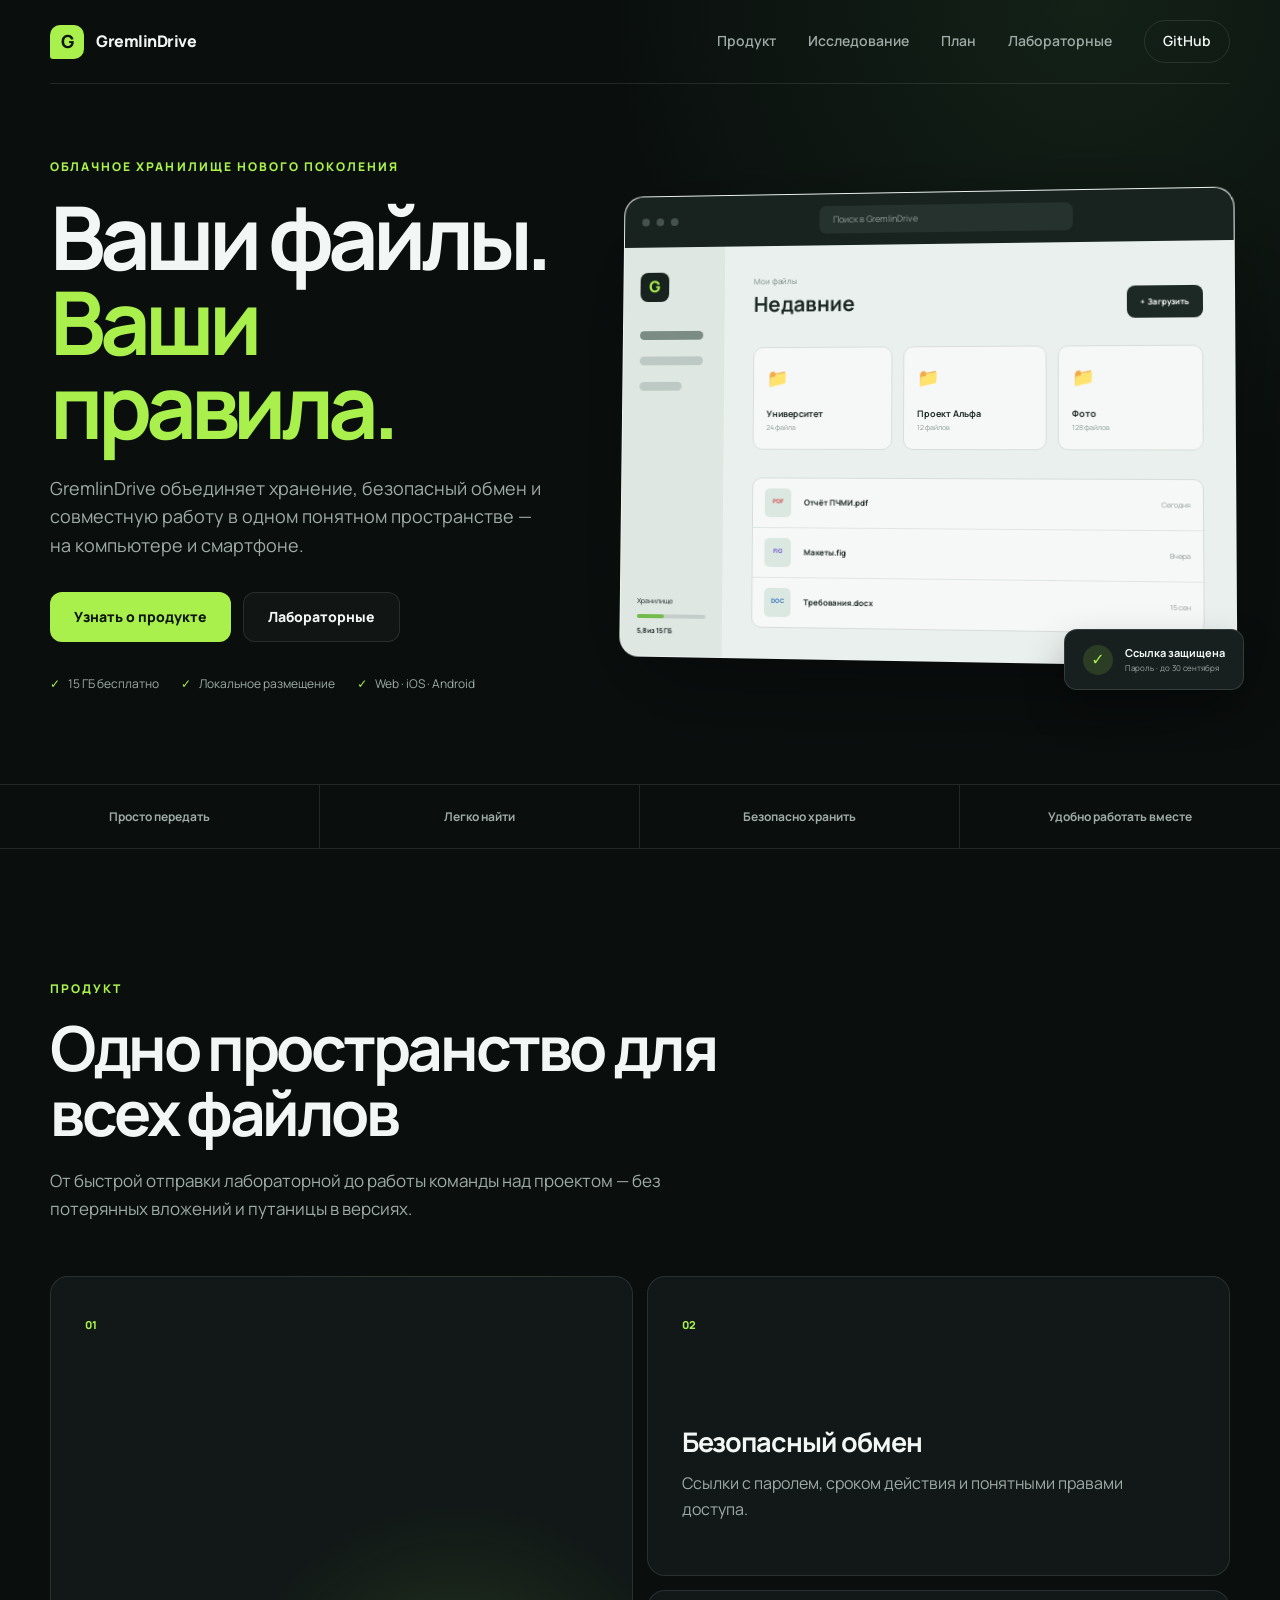
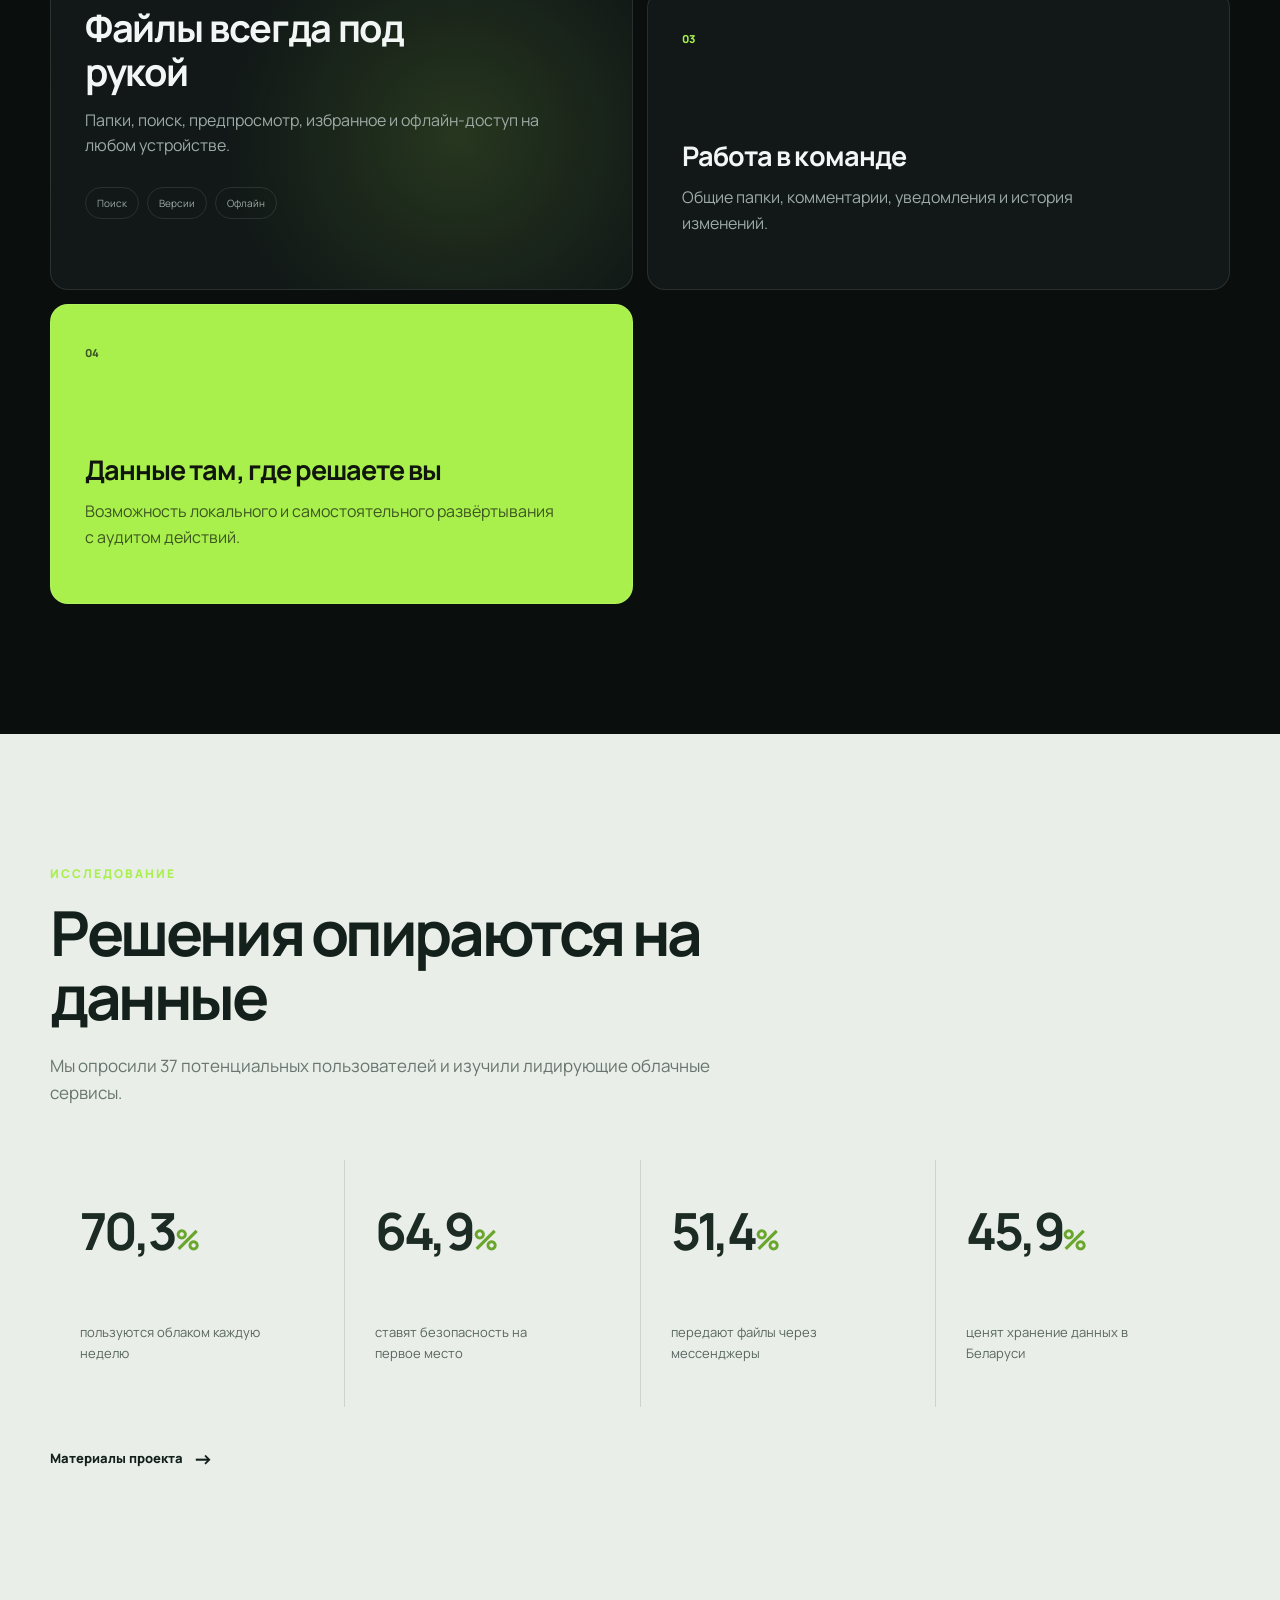
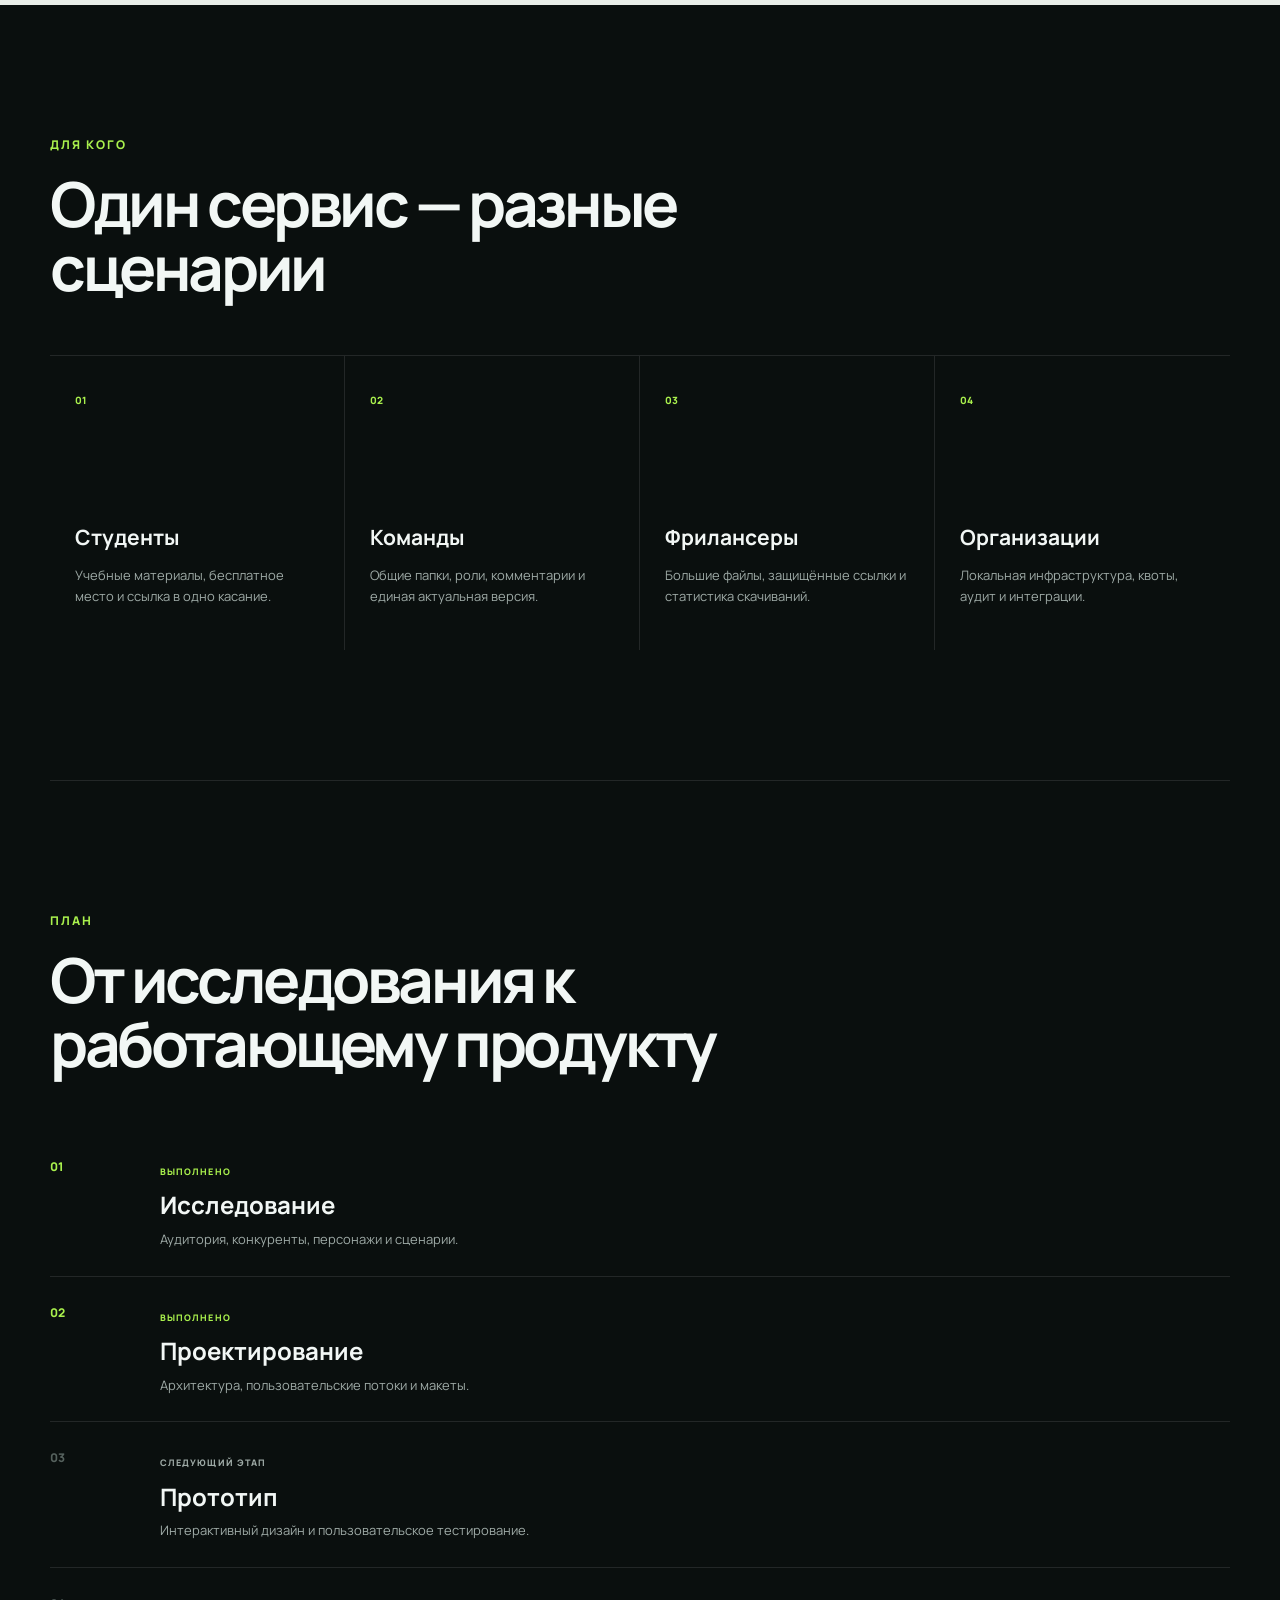
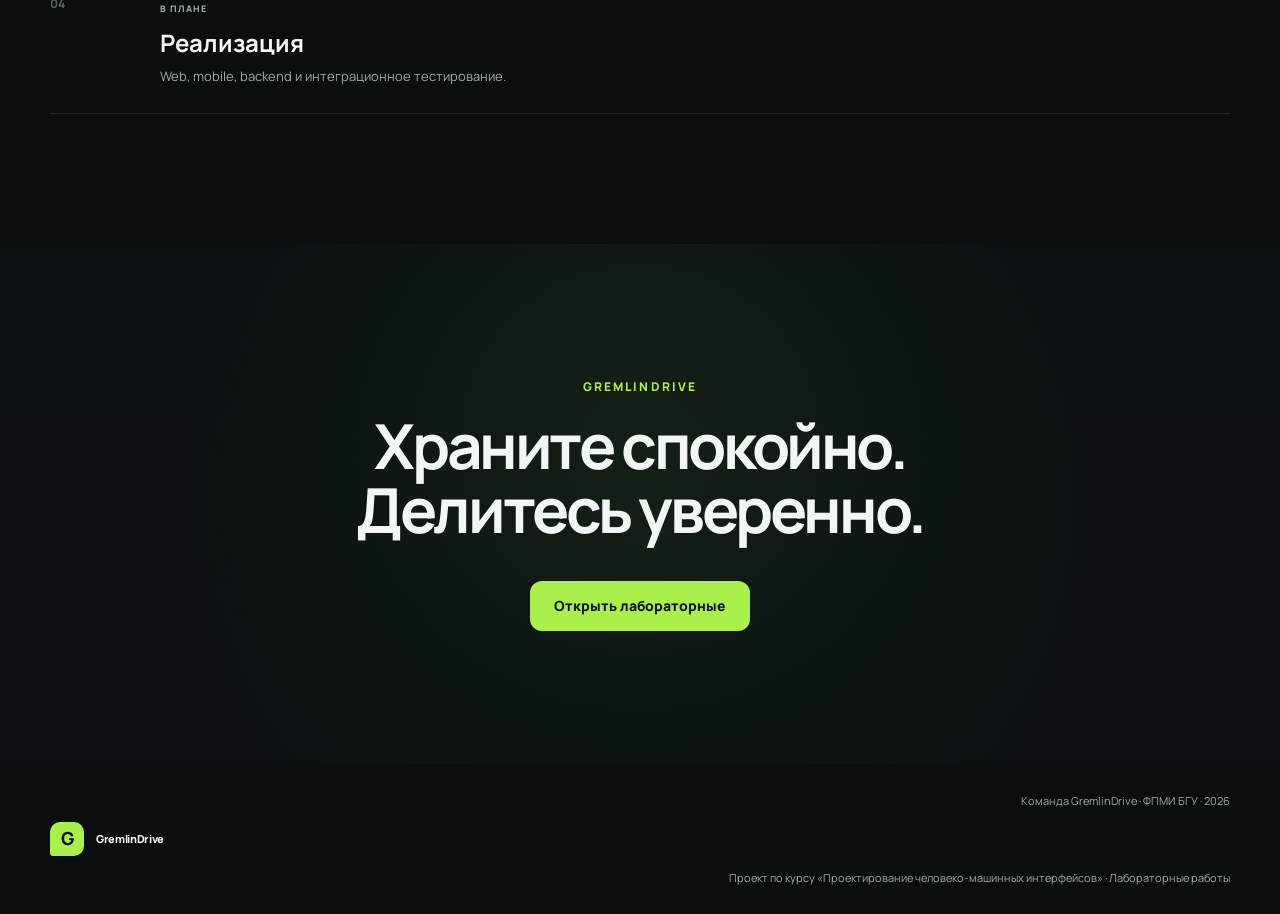
<file: docs/index.html>
<!doctype html>
<html lang="ru">
  <head>
    <meta charset="UTF-8" />
    <meta name="viewport" content="width=device-width, initial-scale=1.0" />
    <meta
      name="description"
      content="GremlinDrive — безопасное облачное хранилище для личной и командной работы."
    />
    <meta name="theme-color" content="#0b1110" />
    <title>GremlinDrive — ваши файлы, ваши правила</title>
    <link rel="stylesheet" href="styles.css" />
  </head>
  <body>
    <header class="site-header">
      <a class="brand" href="#top" aria-label="GremlinDrive, на главную">
        <span class="brand-mark" aria-hidden="true">G</span>
        <span>GremlinDrive</span>
      </a>
      <nav aria-label="Основная навигация">
        <a href="#product">Продукт</a>
        <a href="#research">Исследование</a>
        <a href="#roadmap">План</a>
        <a href="labs/">Лабораторные</a>
        <a
          class="nav-button"
          href="https://github.com/fpmi-hci-2026/GremlinDrive"
        >
          GitHub
        </a>
      </nav>
    </header>

    <main id="top">
      <section class="hero">
        <div class="hero-copy">
          <p class="eyebrow">Облачное хранилище нового поколения</p>
          <h1>Ваши файлы.<br /><span>Ваши правила.</span></h1>
          <p class="hero-text">
            GremlinDrive объединяет хранение, безопасный обмен и совместную
            работу в одном понятном пространстве — на компьютере и смартфоне.
          </p>
          <div class="hero-actions">
            <a class="button button-primary" href="#product">Узнать о продукте</a>
            <a
              class="button button-secondary"
              href="labs/"
            >
              Лабораторные
            </a>
          </div>
          <ul class="hero-points" aria-label="Преимущества">
            <li>15 ГБ бесплатно</li>
            <li>Локальное размещение</li>
            <li>Web · iOS · Android</li>
          </ul>
        </div>

        <div class="hero-visual" aria-label="Пример интерфейса GremlinDrive">
          <div class="app-window">
            <div class="window-bar">
              <span></span><span></span><span></span>
              <div class="window-search">Поиск в GremlinDrive</div>
            </div>
            <div class="app-layout">
              <aside>
                <div class="mini-logo">G</div>
                <div class="side-line active"></div>
                <div class="side-line"></div>
                <div class="side-line short"></div>
                <div class="storage">
                  <small>Хранилище</small>
                  <div><span></span></div>
                  <strong>5,8 из 15 ГБ</strong>
                </div>
              </aside>
              <div class="file-area">
                <div class="file-heading">
                  <div>
                    <small>Мои файлы</small>
                    <strong>Недавние</strong>
                  </div>
                  <button type="button" tabindex="-1">+ Загрузить</button>
                </div>
                <div class="folders">
                  <article><span>📁</span><strong>Университет</strong><small>24 файла</small></article>
                  <article><span>📁</span><strong>Проект Альфа</strong><small>12 файлов</small></article>
                  <article><span>📁</span><strong>Фото</strong><small>128 файлов</small></article>
                </div>
                <div class="recent-list">
                  <div><span class="file-icon pdf">PDF</span><strong>Отчёт ПЧМИ.pdf</strong><small>Сегодня</small></div>
                  <div><span class="file-icon fig">FIG</span><strong>Макеты.fig</strong><small>Вчера</small></div>
                  <div><span class="file-icon doc">DOC</span><strong>Требования.docx</strong><small>15 сен</small></div>
                </div>
              </div>
            </div>
          </div>
          <div class="secure-card">
            <span aria-hidden="true">✓</span>
            <div><strong>Ссылка защищена</strong><small>Пароль · до 30 сентября</small></div>
          </div>
        </div>
      </section>

      <section class="trust-strip" aria-label="Ключевые принципы">
        <p>Просто передать</p>
        <p>Легко найти</p>
        <p>Безопасно хранить</p>
        <p>Удобно работать вместе</p>
      </section>

      <section class="section" id="product">
        <div class="section-heading">
          <p class="eyebrow">Продукт</p>
          <h2>Одно пространство для всех файлов</h2>
          <p>
            От быстрой отправки лабораторной до работы команды над проектом —
            без потерянных вложений и путаницы в версиях.
          </p>
        </div>
        <div class="feature-grid">
          <article class="feature-card feature-wide">
            <span class="feature-number">01</span>
            <h3>Файлы всегда под рукой</h3>
            <p>
              Папки, поиск, предпросмотр, избранное и офлайн-доступ на любом
              устройстве.
            </p>
            <div class="tags"><span>Поиск</span><span>Версии</span><span>Офлайн</span></div>
          </article>
          <article class="feature-card">
            <span class="feature-number">02</span>
            <h3>Безопасный обмен</h3>
            <p>Ссылки с паролем, сроком действия и понятными правами доступа.</p>
          </article>
          <article class="feature-card">
            <span class="feature-number">03</span>
            <h3>Работа в команде</h3>
            <p>Общие папки, комментарии, уведомления и история изменений.</p>
          </article>
          <article class="feature-card feature-accent">
            <span class="feature-number">04</span>
            <h3>Данные там, где решаете вы</h3>
            <p>
              Возможность локального и самостоятельного развёртывания с
              аудитом действий.
            </p>
          </article>
        </div>
      </section>

      <section class="section research-section" id="research">
        <div class="section-heading">
          <p class="eyebrow">Исследование</p>
          <h2>Решения опираются на данные</h2>
          <p>
            Мы опросили 37 потенциальных пользователей и изучили лидирующие
            облачные сервисы.
          </p>
        </div>
        <div class="stats-grid">
          <article><strong>70,3<span>%</span></strong><p>пользуются облаком каждую неделю</p></article>
          <article><strong>64,9<span>%</span></strong><p>ставят безопасность на первое место</p></article>
          <article><strong>51,4<span>%</span></strong><p>передают файлы через мессенджеры</p></article>
          <article><strong>45,9<span>%</span></strong><p>ценят хранение данных в Беларуси</p></article>
        </div>
        <a
          class="text-link"
          href="labs/"
        >
          Материалы проекта <span>→</span>
        </a>
      </section>

      <section class="section audience-section">
        <div class="section-heading">
          <p class="eyebrow">Для кого</p>
          <h2>Один сервис — разные сценарии</h2>
        </div>
        <div class="audience-grid">
          <article><span>01</span><h3>Студенты</h3><p>Учебные материалы, бесплатное место и ссылка в одно касание.</p></article>
          <article><span>02</span><h3>Команды</h3><p>Общие папки, роли, комментарии и единая актуальная версия.</p></article>
          <article><span>03</span><h3>Фрилансеры</h3><p>Большие файлы, защищённые ссылки и статистика скачиваний.</p></article>
          <article><span>04</span><h3>Организации</h3><p>Локальная инфраструктура, квоты, аудит и интеграции.</p></article>
        </div>
      </section>

      <section class="section roadmap-section" id="roadmap">
        <div class="section-heading">
          <p class="eyebrow">План</p>
          <h2>От исследования к работающему продукту</h2>
        </div>
        <ol class="timeline">
          <li class="done">
            <span>01</span>
            <div><small>Выполнено</small><h3>Исследование</h3><p>Аудитория, конкуренты, персонажи и сценарии.</p></div>
          </li>
          <li class="done">
            <span>02</span>
            <div><small>Выполнено</small><h3>Проектирование</h3><p>Архитектура, пользовательские потоки и макеты.</p></div>
          </li>
          <li>
            <span>03</span>
            <div><small>Следующий этап</small><h3>Прототип</h3><p>Интерактивный дизайн и пользовательское тестирование.</p></div>
          </li>
          <li>
            <span>04</span>
            <div><small>В плане</small><h3>Реализация</h3><p>Web, mobile, backend и интеграционное тестирование.</p></div>
          </li>
        </ol>
      </section>

      <section class="cta">
        <p class="eyebrow">GremlinDrive</p>
        <h2>Храните спокойно.<br />Делитесь уверенно.</h2>
        <a
          class="button button-primary"
          href="labs/"
        >
          Открыть лабораторные
        </a>
      </section>
    </main>

    <footer>
      <a class="brand" href="#top">
        <span class="brand-mark" aria-hidden="true">G</span>
        <span>GremlinDrive</span>
      </a>
      <p>Команда GremlinDrive · ФПМИ БГУ · 2026</p>
      <p>Проект по курсу «Проектирование человеко-машинных интерфейсов» · <a href="labs/">Лабораторные работы</a></p>
    </footer>
  </body>
</html>
</file>
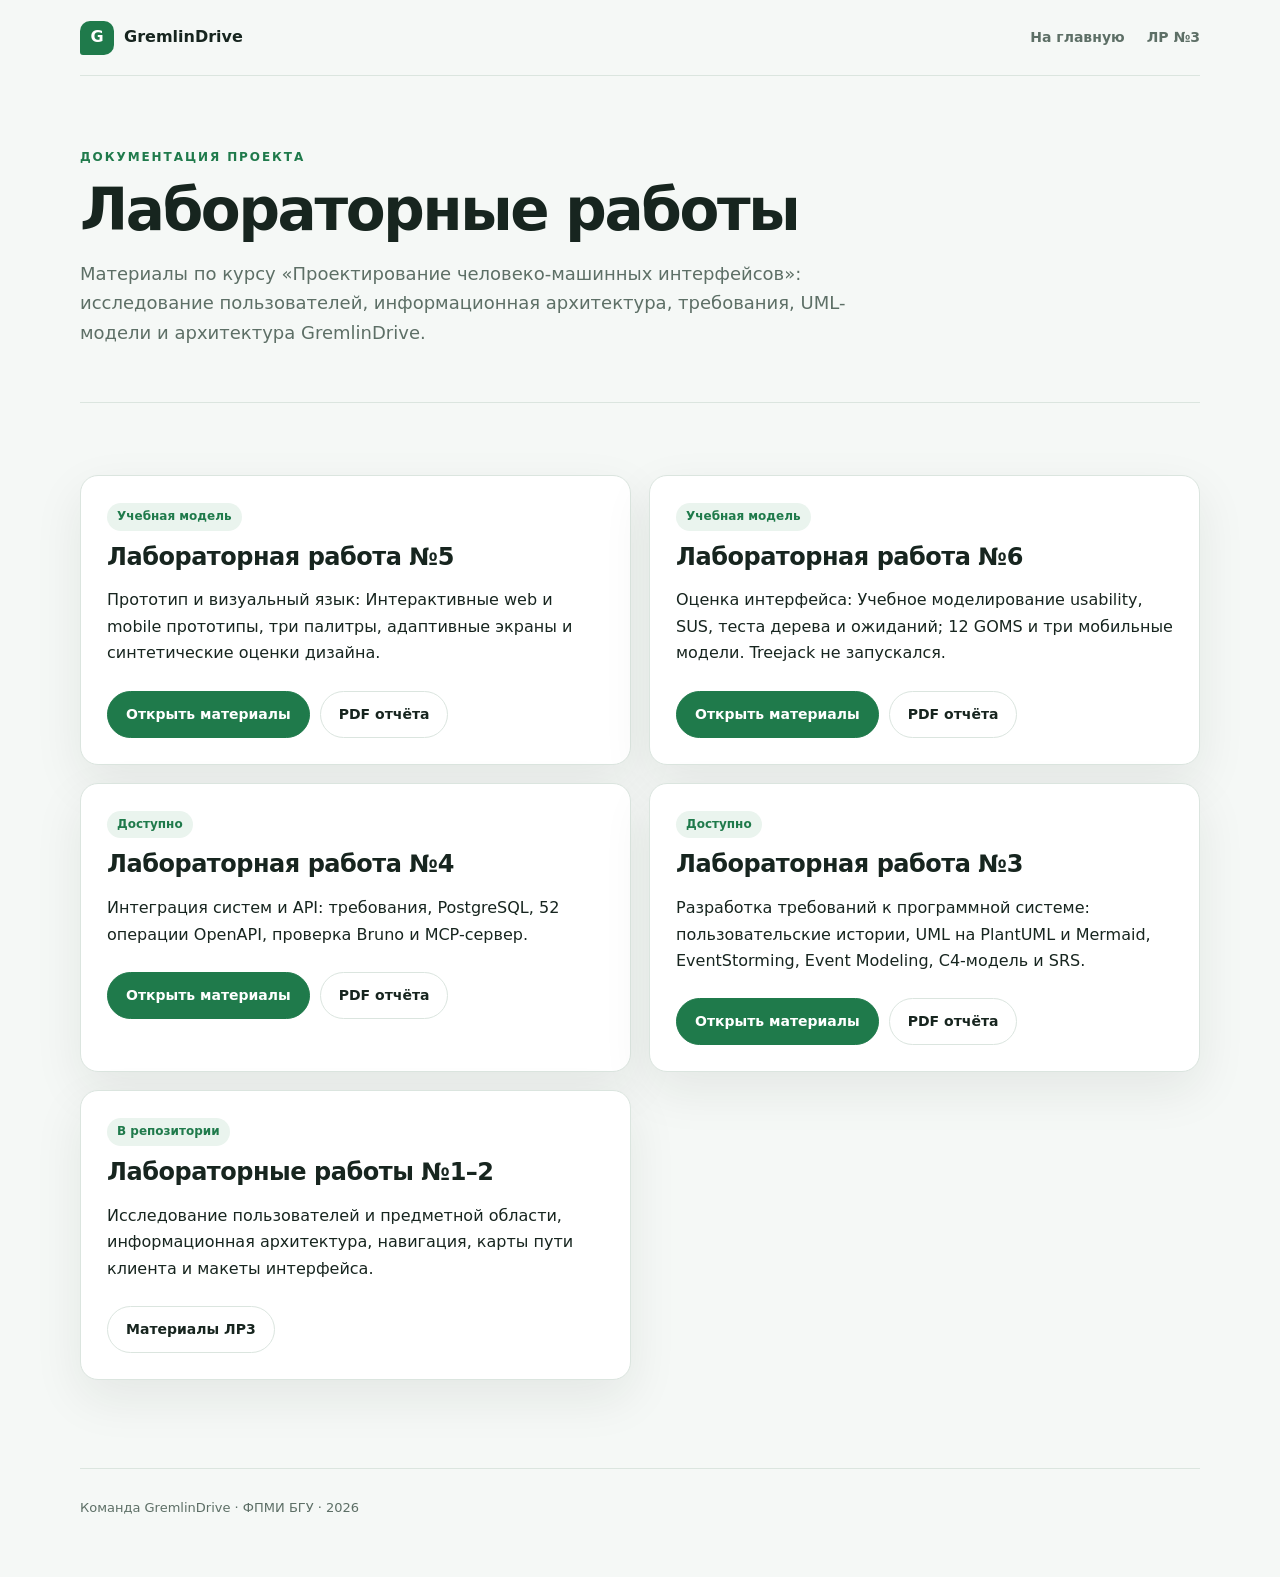
<file: docs/labs/index.html>
<!doctype html>
<html lang="ru">
<head>
  <meta charset="UTF-8" />
  <meta name="viewport" content="width=device-width, initial-scale=1.0" />
  <title>Лабораторные работы — GremlinDrive</title>
  <meta name="description" content="Материалы лабораторных работ проекта GremlinDrive по курсу «Проектирование человеко-машинных интерфейсов»." />
  <link rel="stylesheet" href="labs.css" />
</head>
<body>
  <header class="site-header">
    <a class="brand" href="../index.html">
      <span class="brand-mark" aria-hidden="true">G</span>
      <span>GremlinDrive</span>
    </a>
    <nav aria-label="Навигация">
      <a href="../index.html">На главную</a>
      <a href="lab3.html">ЛР №3</a>
    </nav>
  </header>

  <main>
    <section class="hero">
      <p class="eyebrow">Документация проекта</p>
      <h1>Лабораторные работы</h1>
      <p class="lead">
        Материалы по курсу «Проектирование человеко-машинных интерфейсов»:
        исследование пользователей, информационная архитектура, требования,
        UML-модели и архитектура GremlinDrive.
      </p>
    </section>

    <section class="section">
      <div class="lab-grid"><article class="lab-card"><span class="status">Учебная модель</span><h2>Лабораторная работа №5</h2><p>Прототип и визуальный язык: Интерактивные web и mobile прототипы, три палитры, адаптивные экраны и синтетические оценки дизайна.</p><div class="actions"><a class="button primary" href="lab5/">Открыть материалы</a><a class="button" href="lab5/lab5-report.pdf">PDF отчёта</a></div></article><article class="lab-card"><span class="status">Учебная модель</span><h2>Лабораторная работа №6</h2><p>Оценка интерфейса: Учебное моделирование usability, SUS, теста дерева и ожиданий; 12 GOMS и три мобильные модели. Treejack не запускался.</p><div class="actions"><a class="button primary" href="lab6/">Открыть материалы</a><a class="button" href="lab6/lab6-report.pdf">PDF отчёта</a></div></article><article class="lab-card"><span class="status">Доступно</span><h2>Лабораторная работа №4</h2><p>Интеграция систем и API: требования, PostgreSQL, 52 операции OpenAPI, проверка Bruno и MCP-сервер.</p><div class="actions"><a class="button primary" href="lab4/">Открыть материалы</a><a class="button" href="lab4/lab4-report.pdf">PDF отчёта</a></div></article>
        <article class="lab-card">
          <span class="status">Доступно</span>
          <h2>Лабораторная работа №3</h2>
          <p>
            Разработка требований к программной системе: пользовательские
            истории, UML на PlantUML и Mermaid, EventStorming, Event Modeling,
            C4-модель и SRS.
          </p>
          <div class="actions">
            <a class="button primary" href="lab3.html">Открыть материалы</a>
            <a class="button" href="lab3-report.pdf">PDF отчёта</a>
          </div>
        </article>

        <article class="lab-card">
          <span class="status">В репозитории</span>
          <h2>Лабораторные работы №1–2</h2>
          <p>
            Исследование пользователей и предметной области, информационная
            архитектура, навигация, карты пути клиента и макеты интерфейса.
          </p>
          <div class="actions">
            <a class="button" href="lab3.html">Материалы ЛР3</a>
          </div>
        </article>
      </div>
    </section>
  </main>

  <footer>
    <p>Команда GremlinDrive · ФПМИ БГУ · 2026</p>
  </footer>
</body>
</html>
</file>
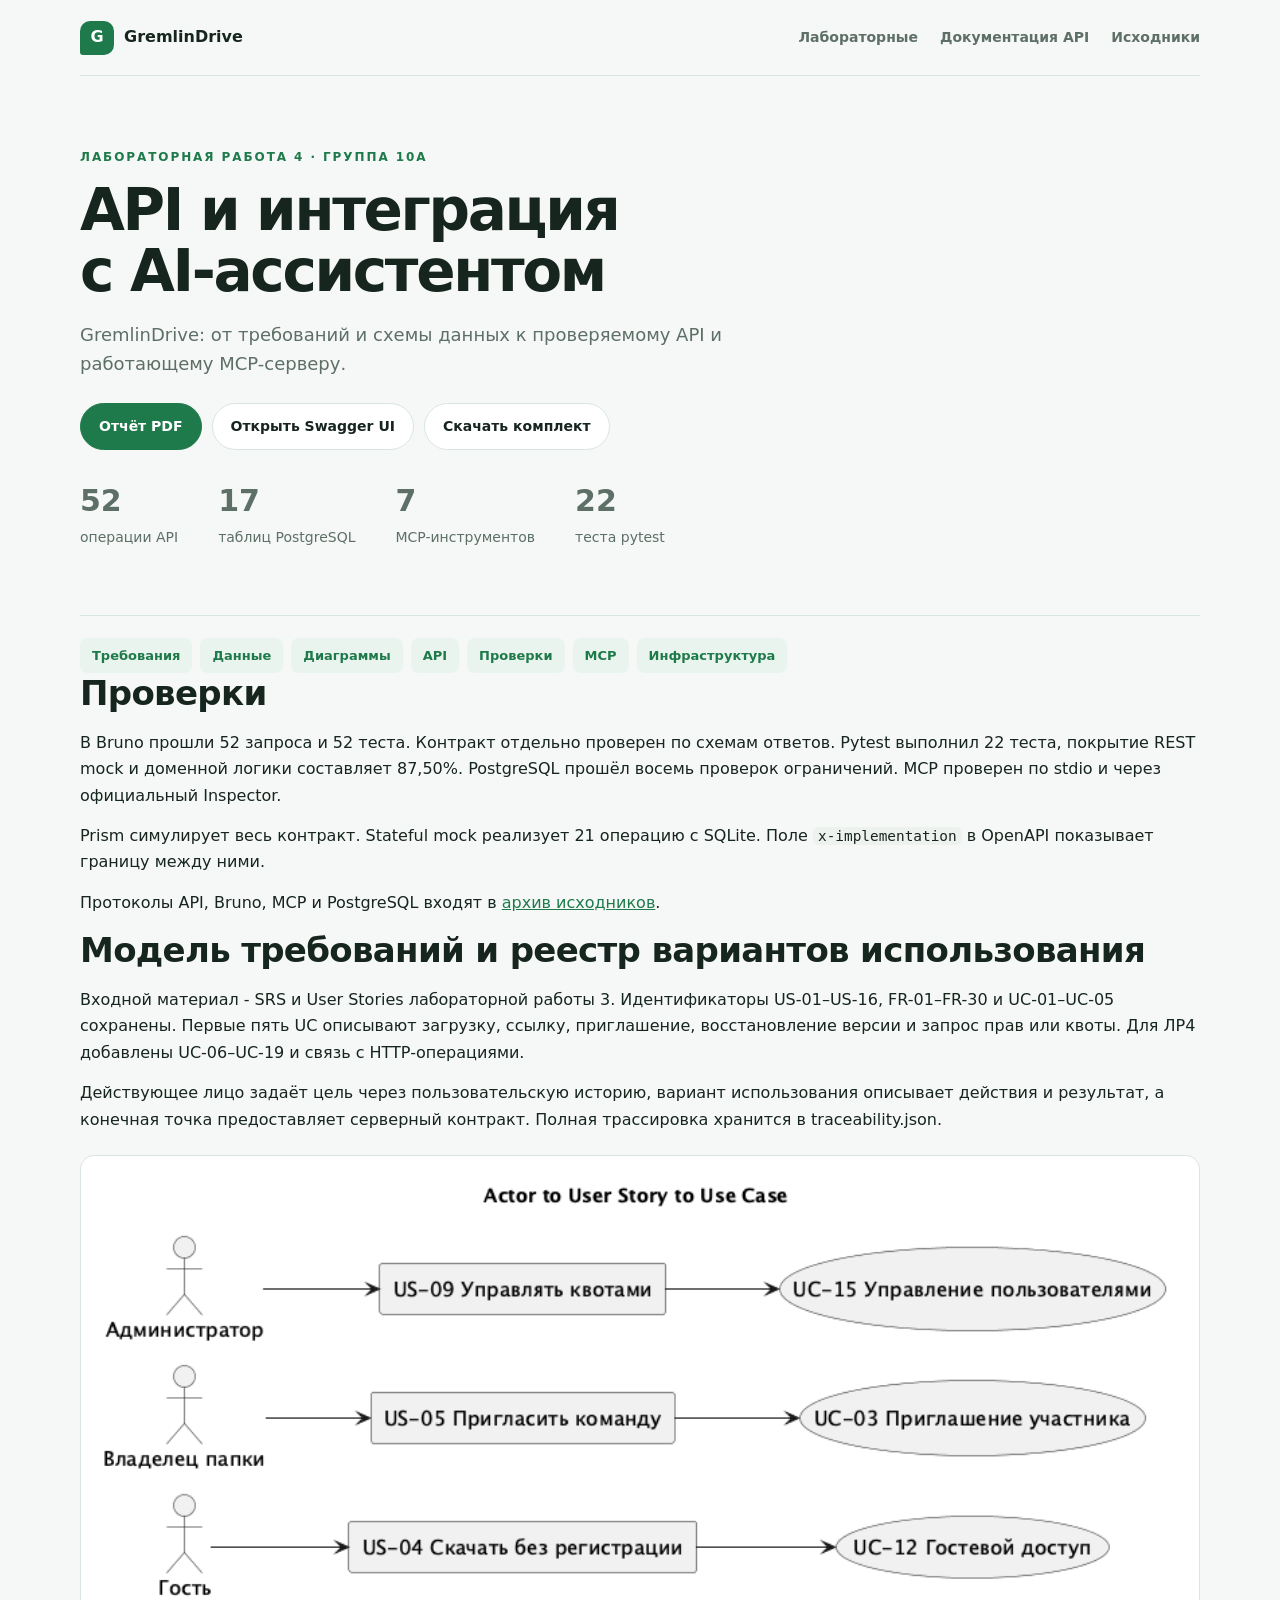
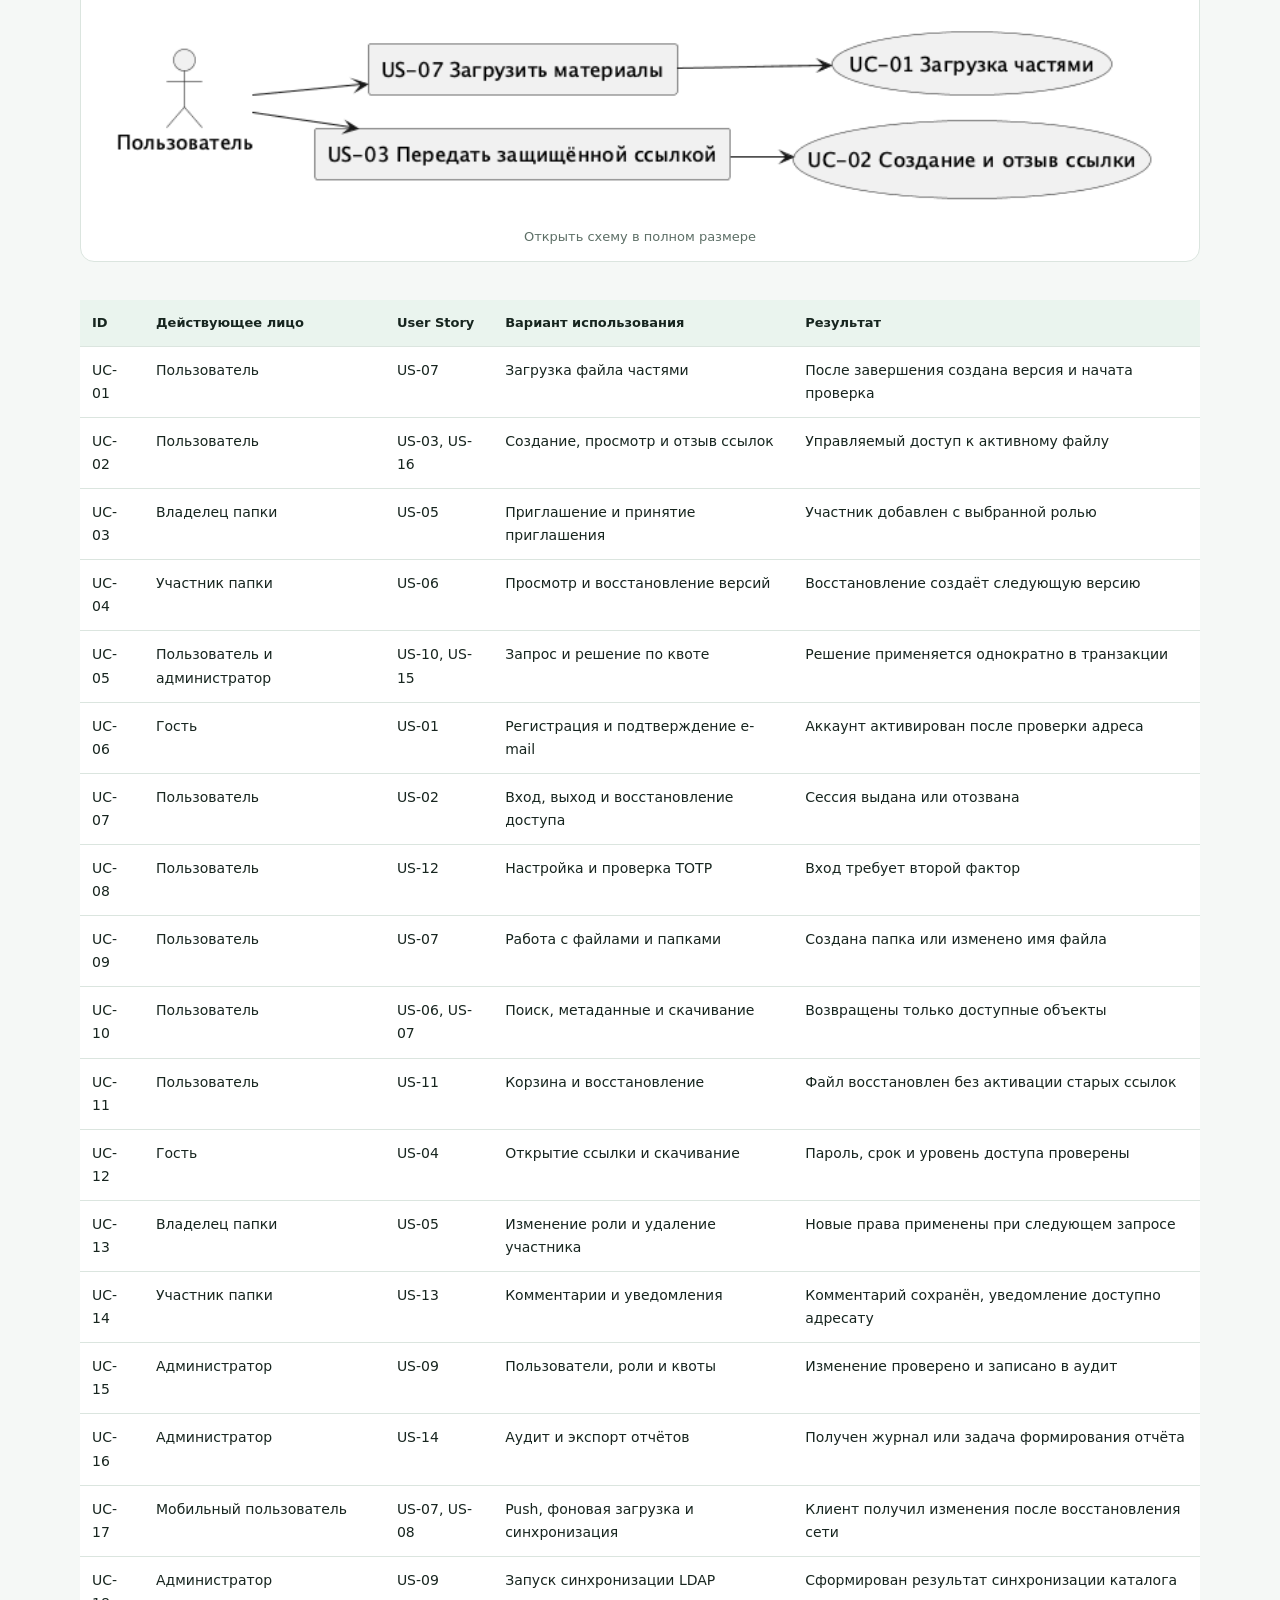
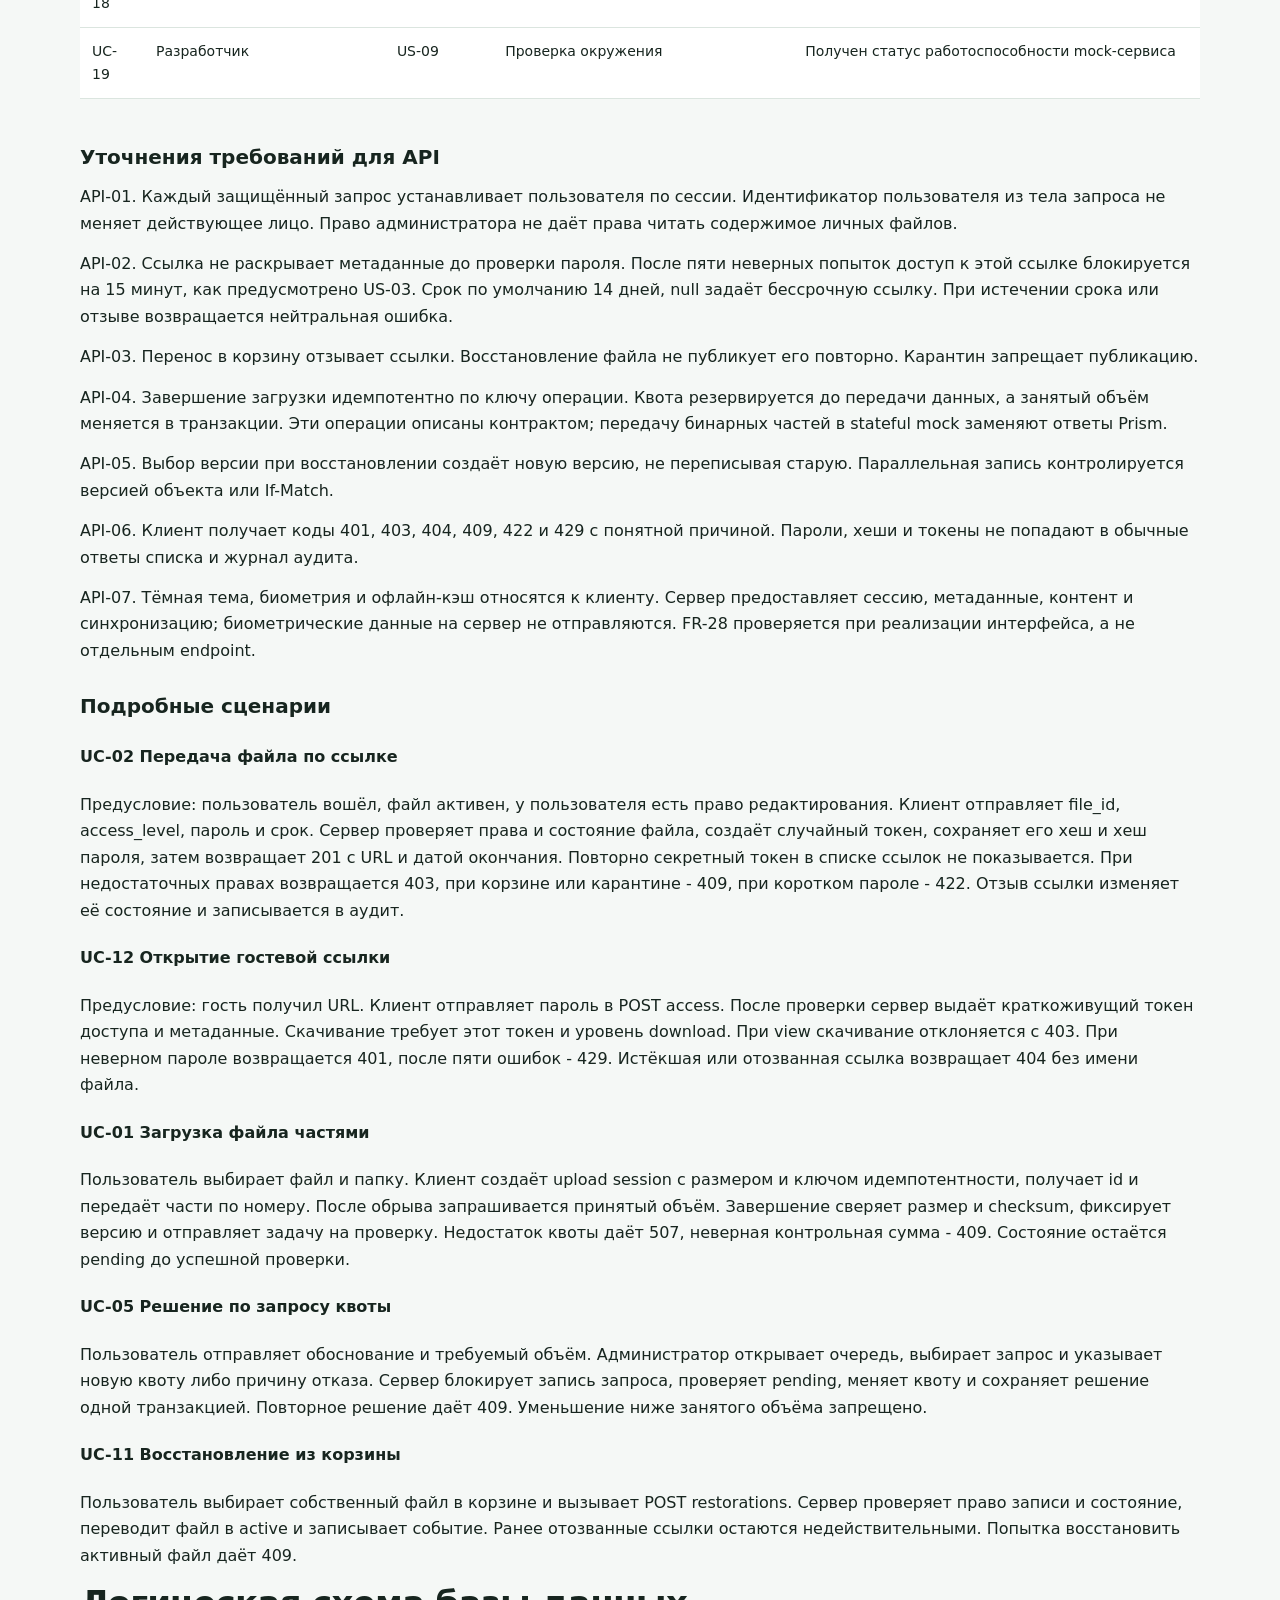
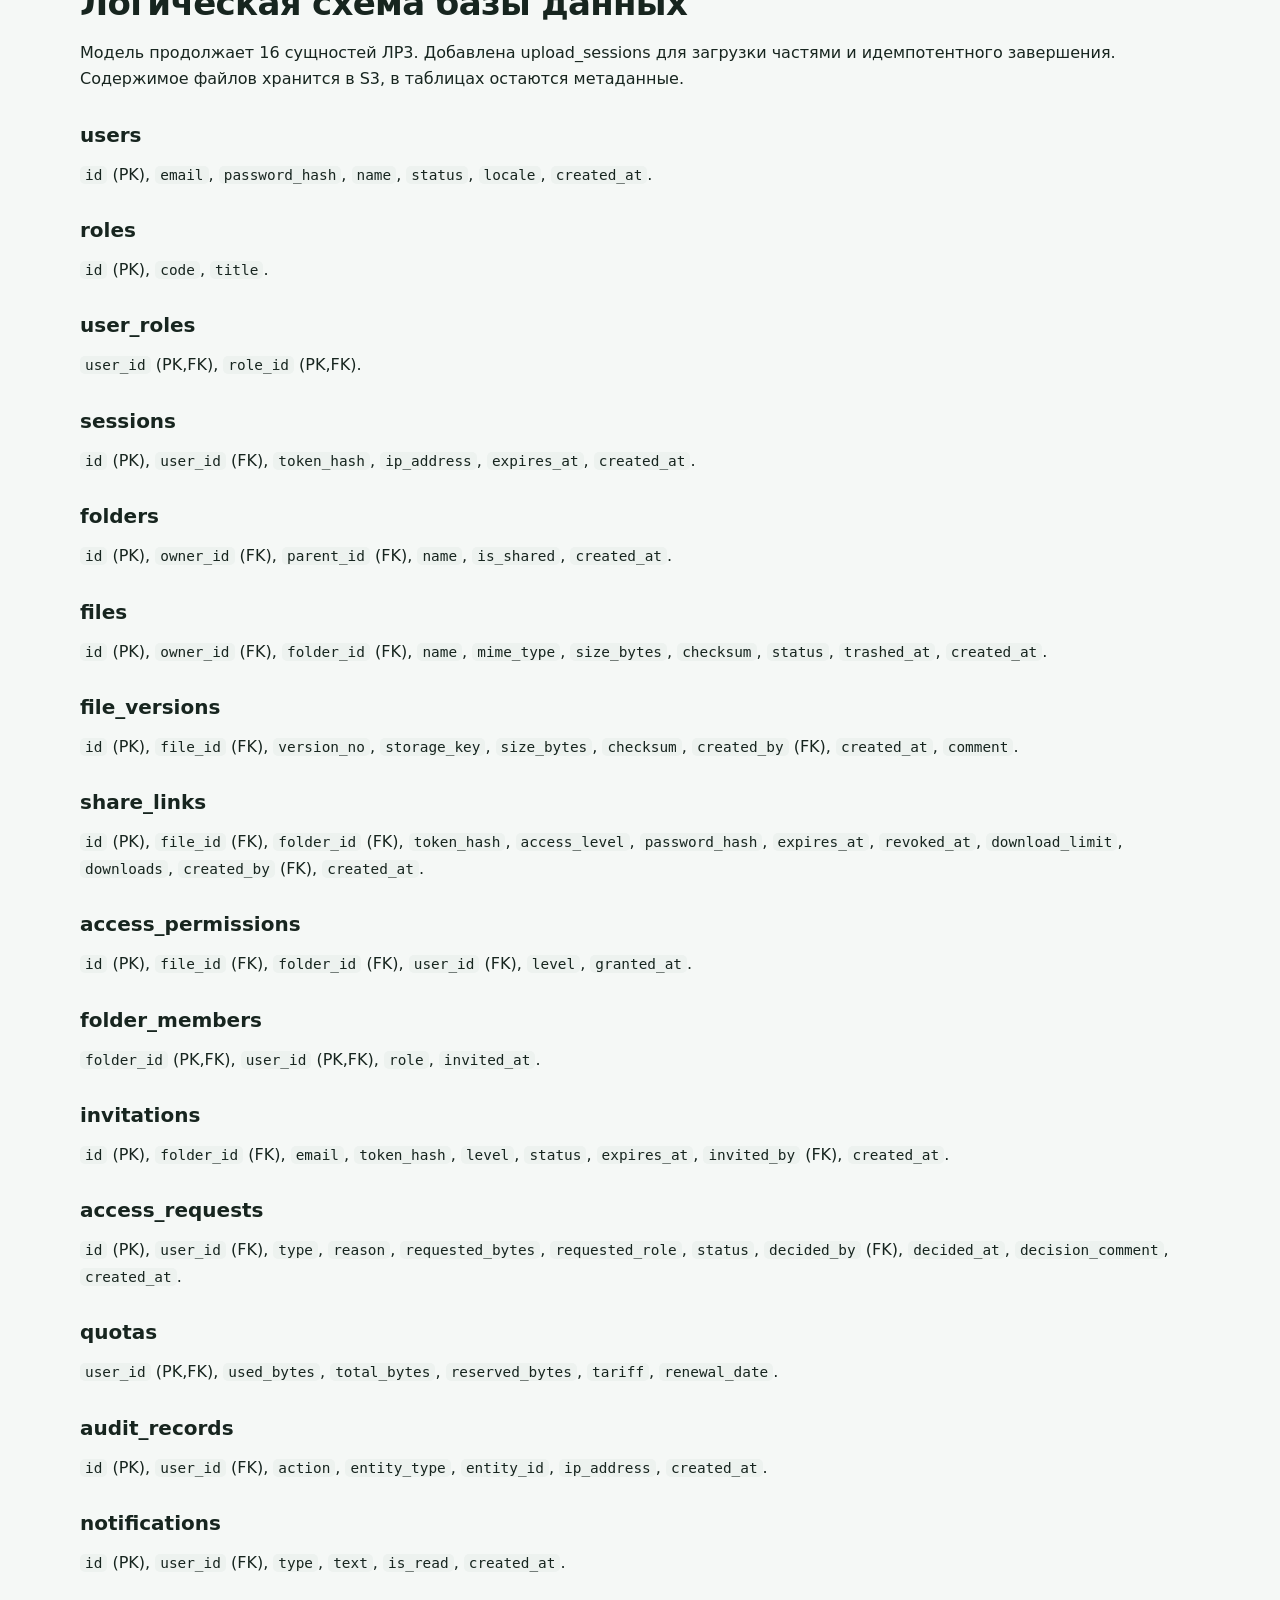
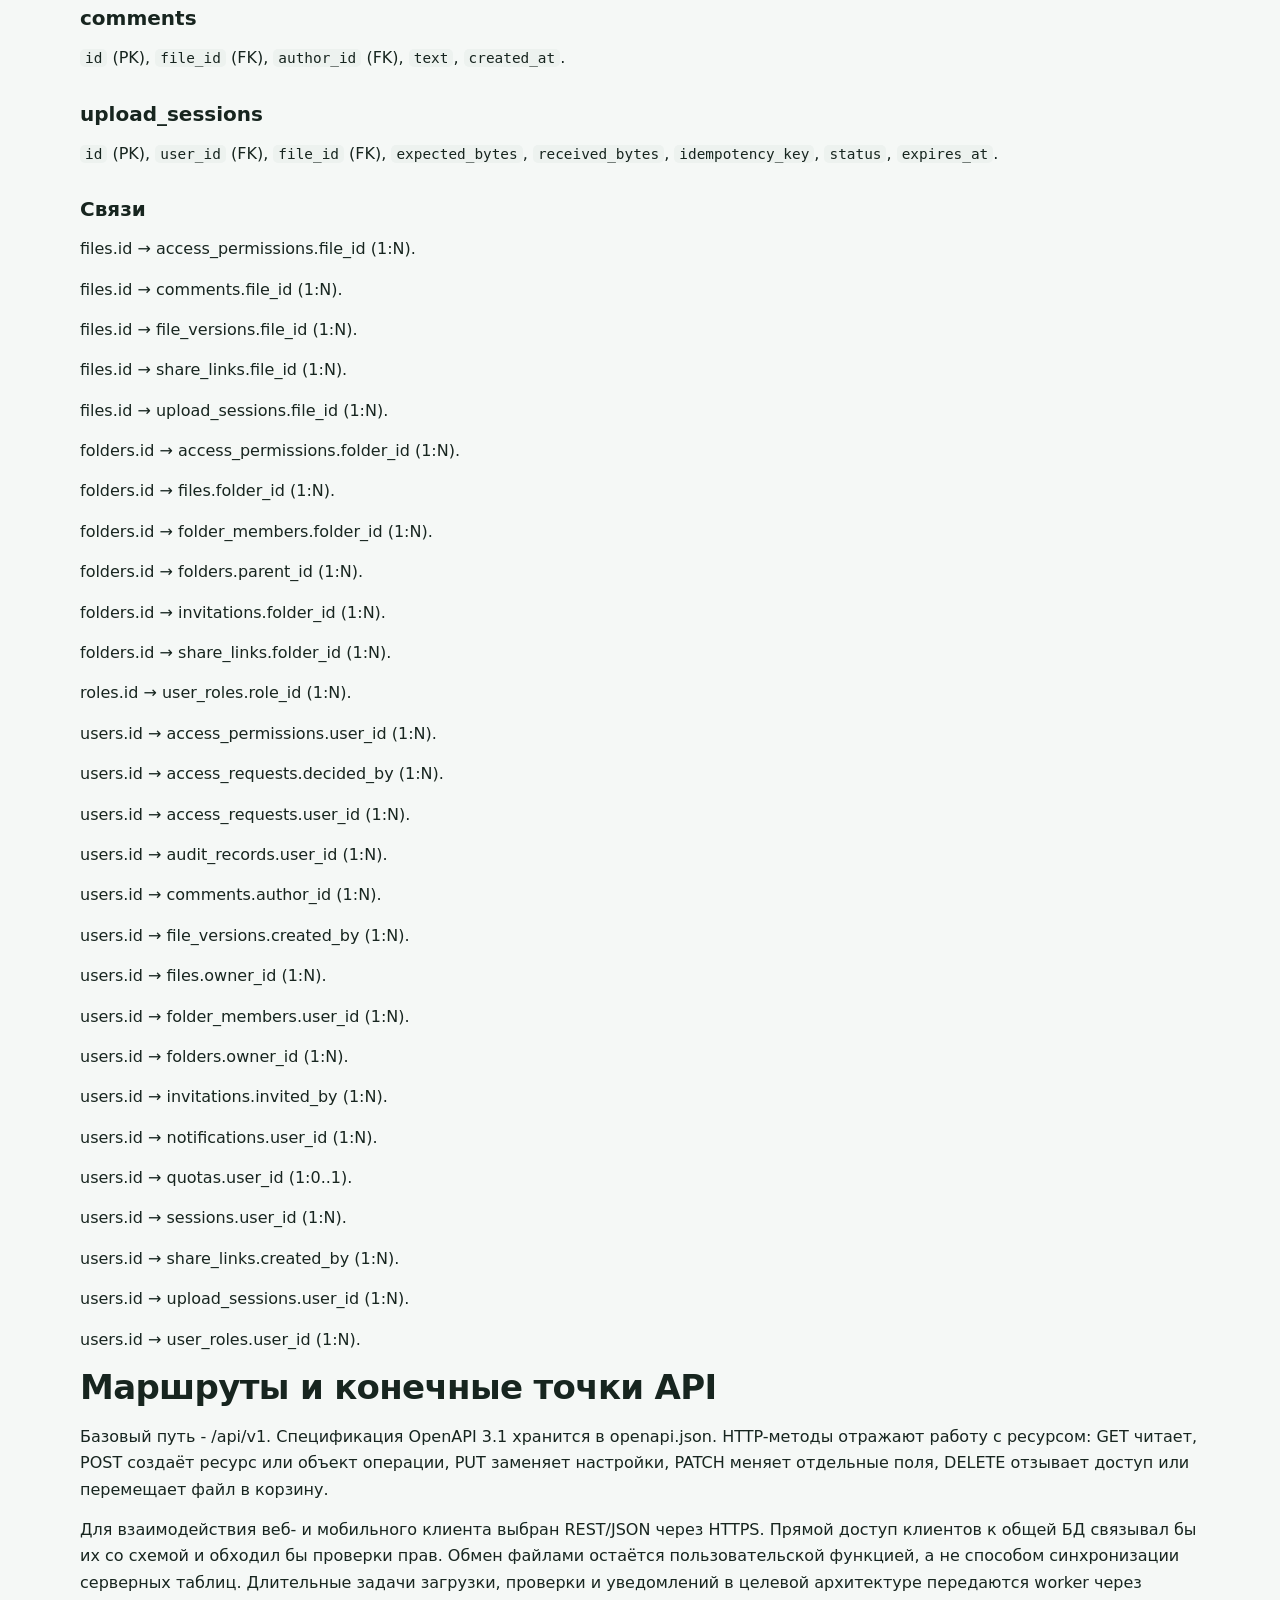
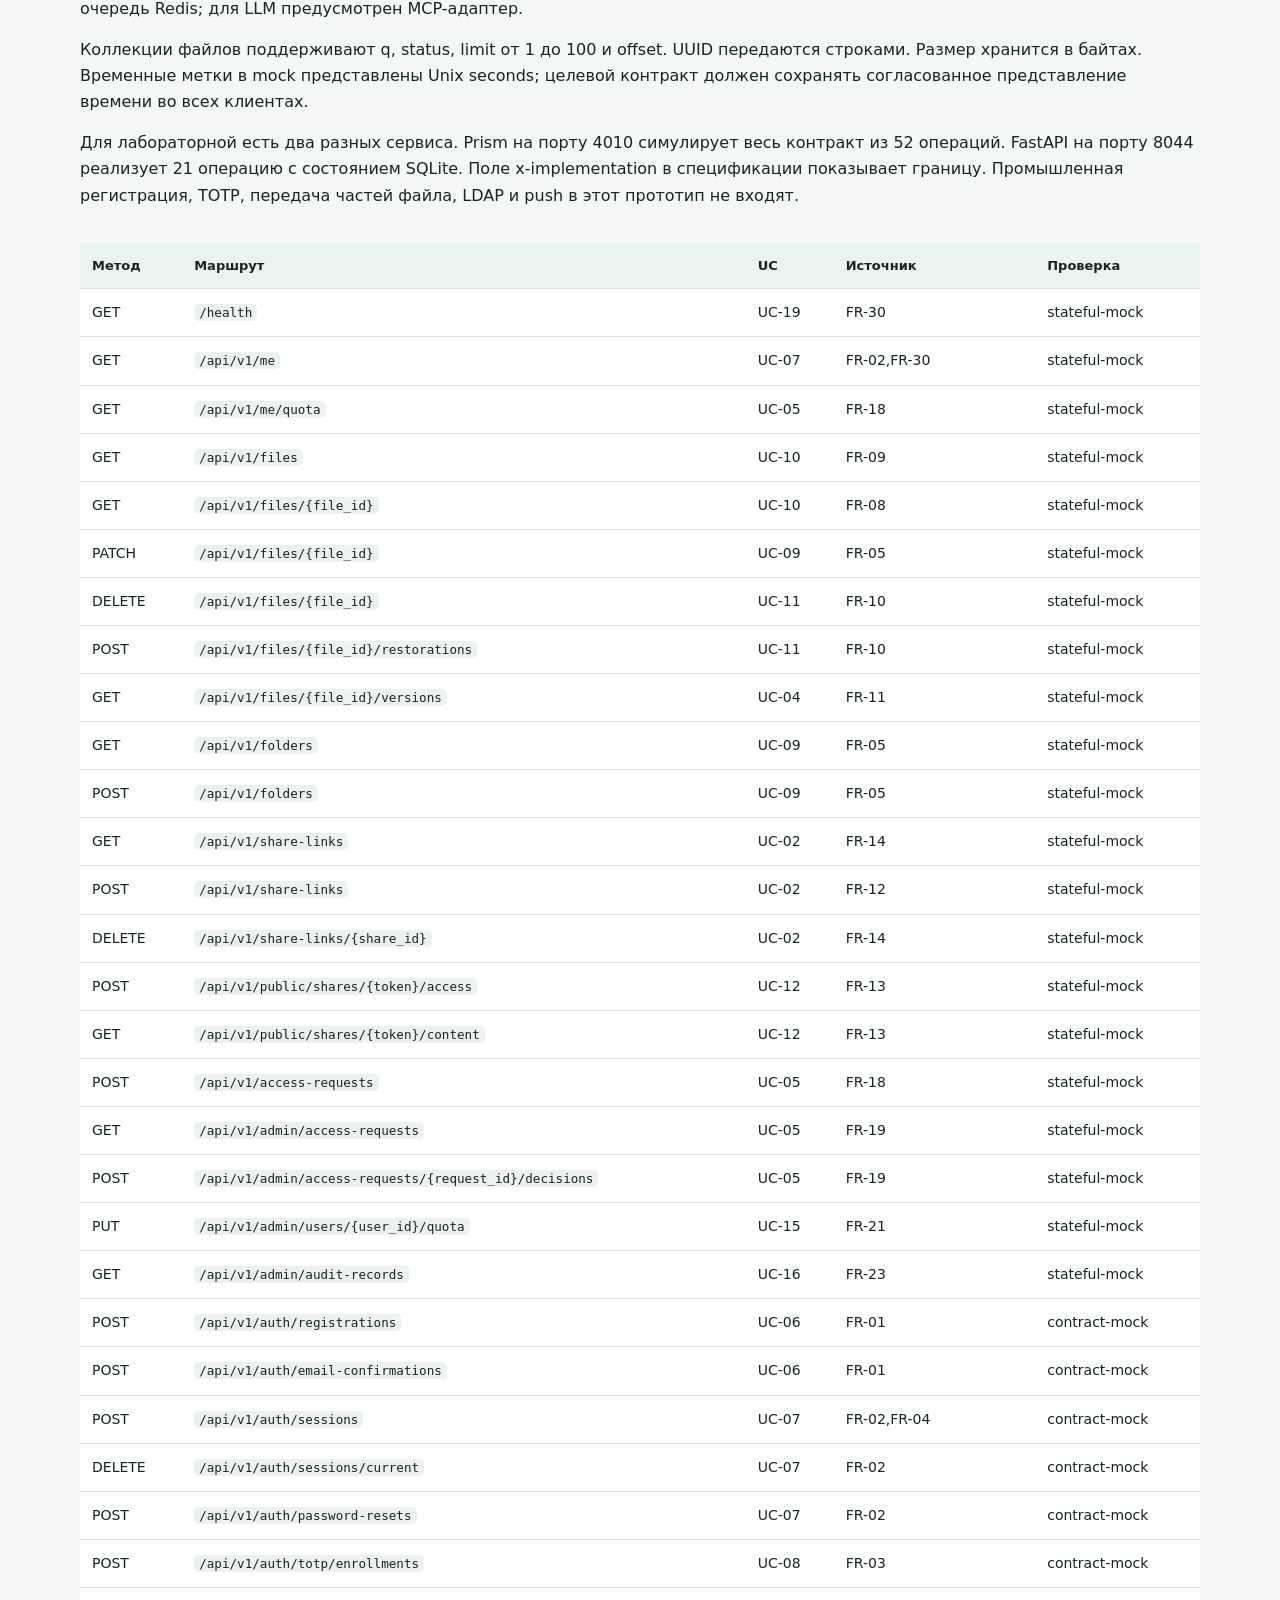
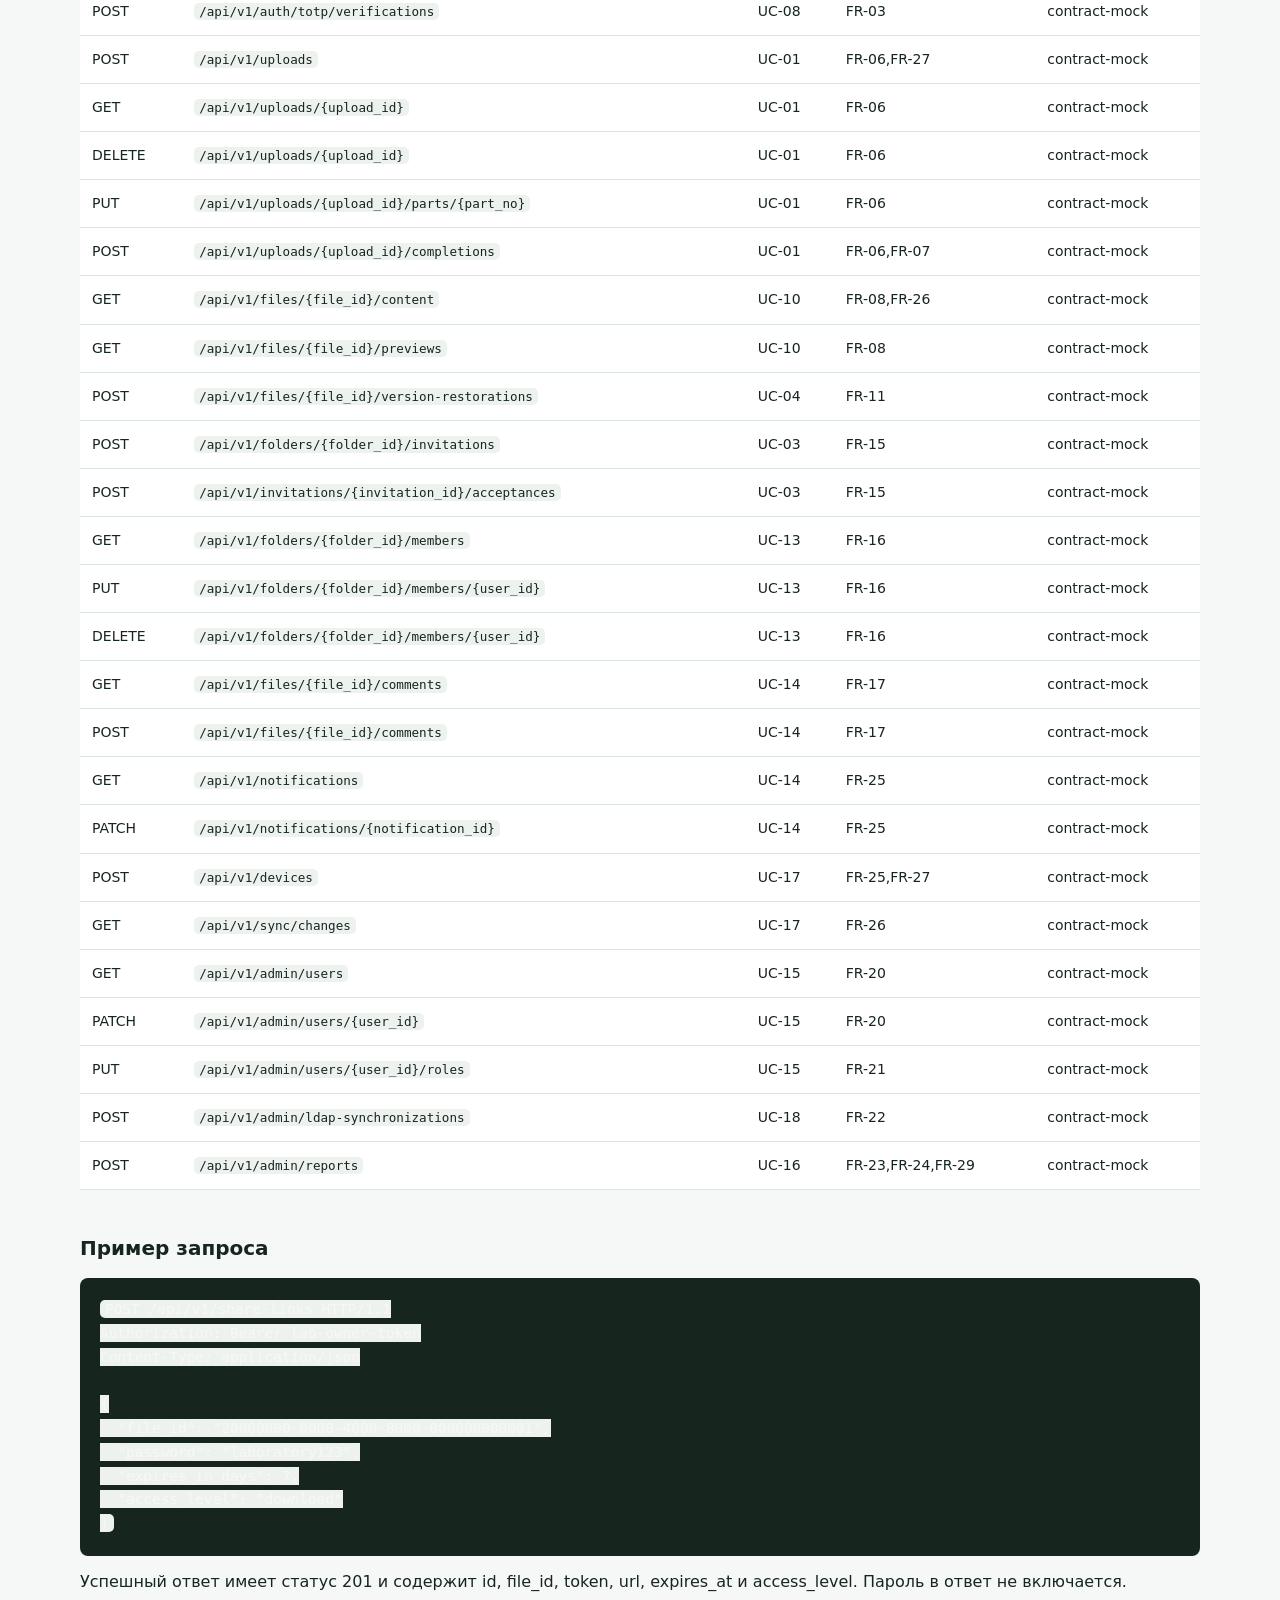
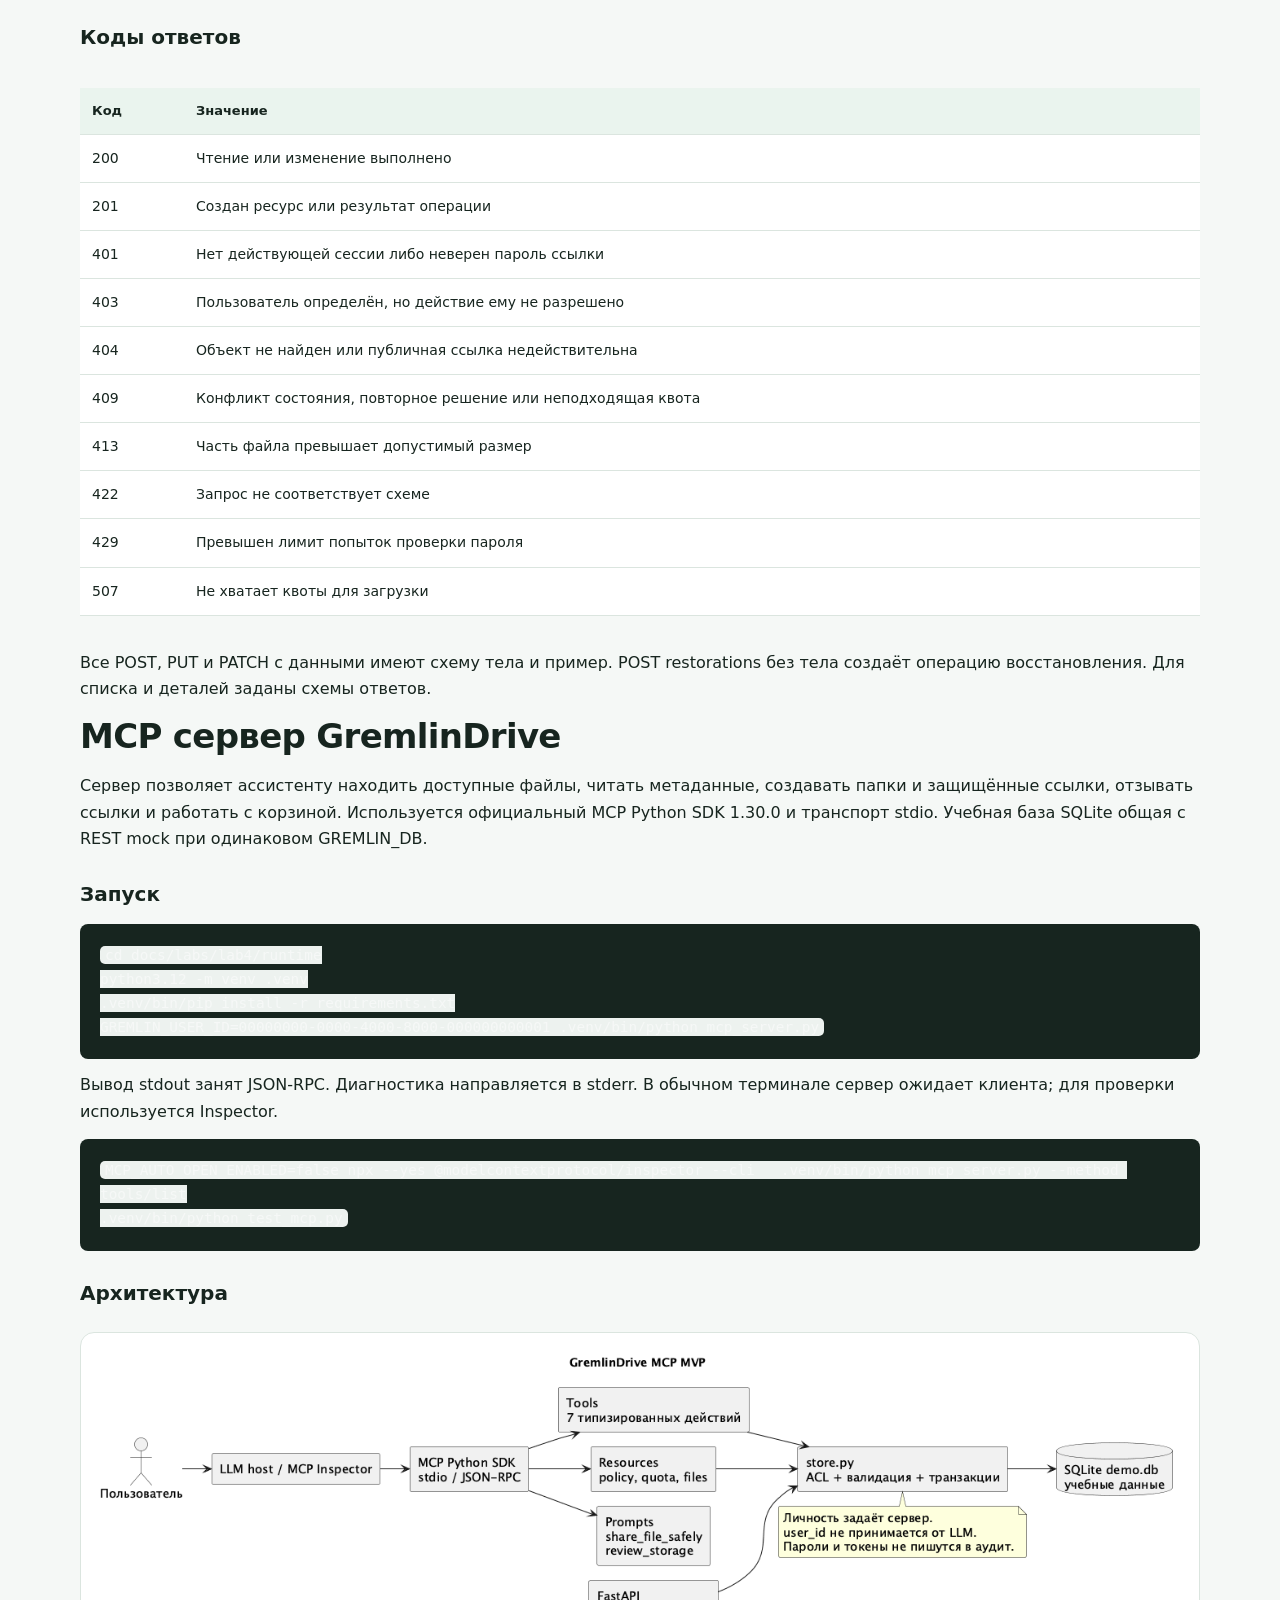
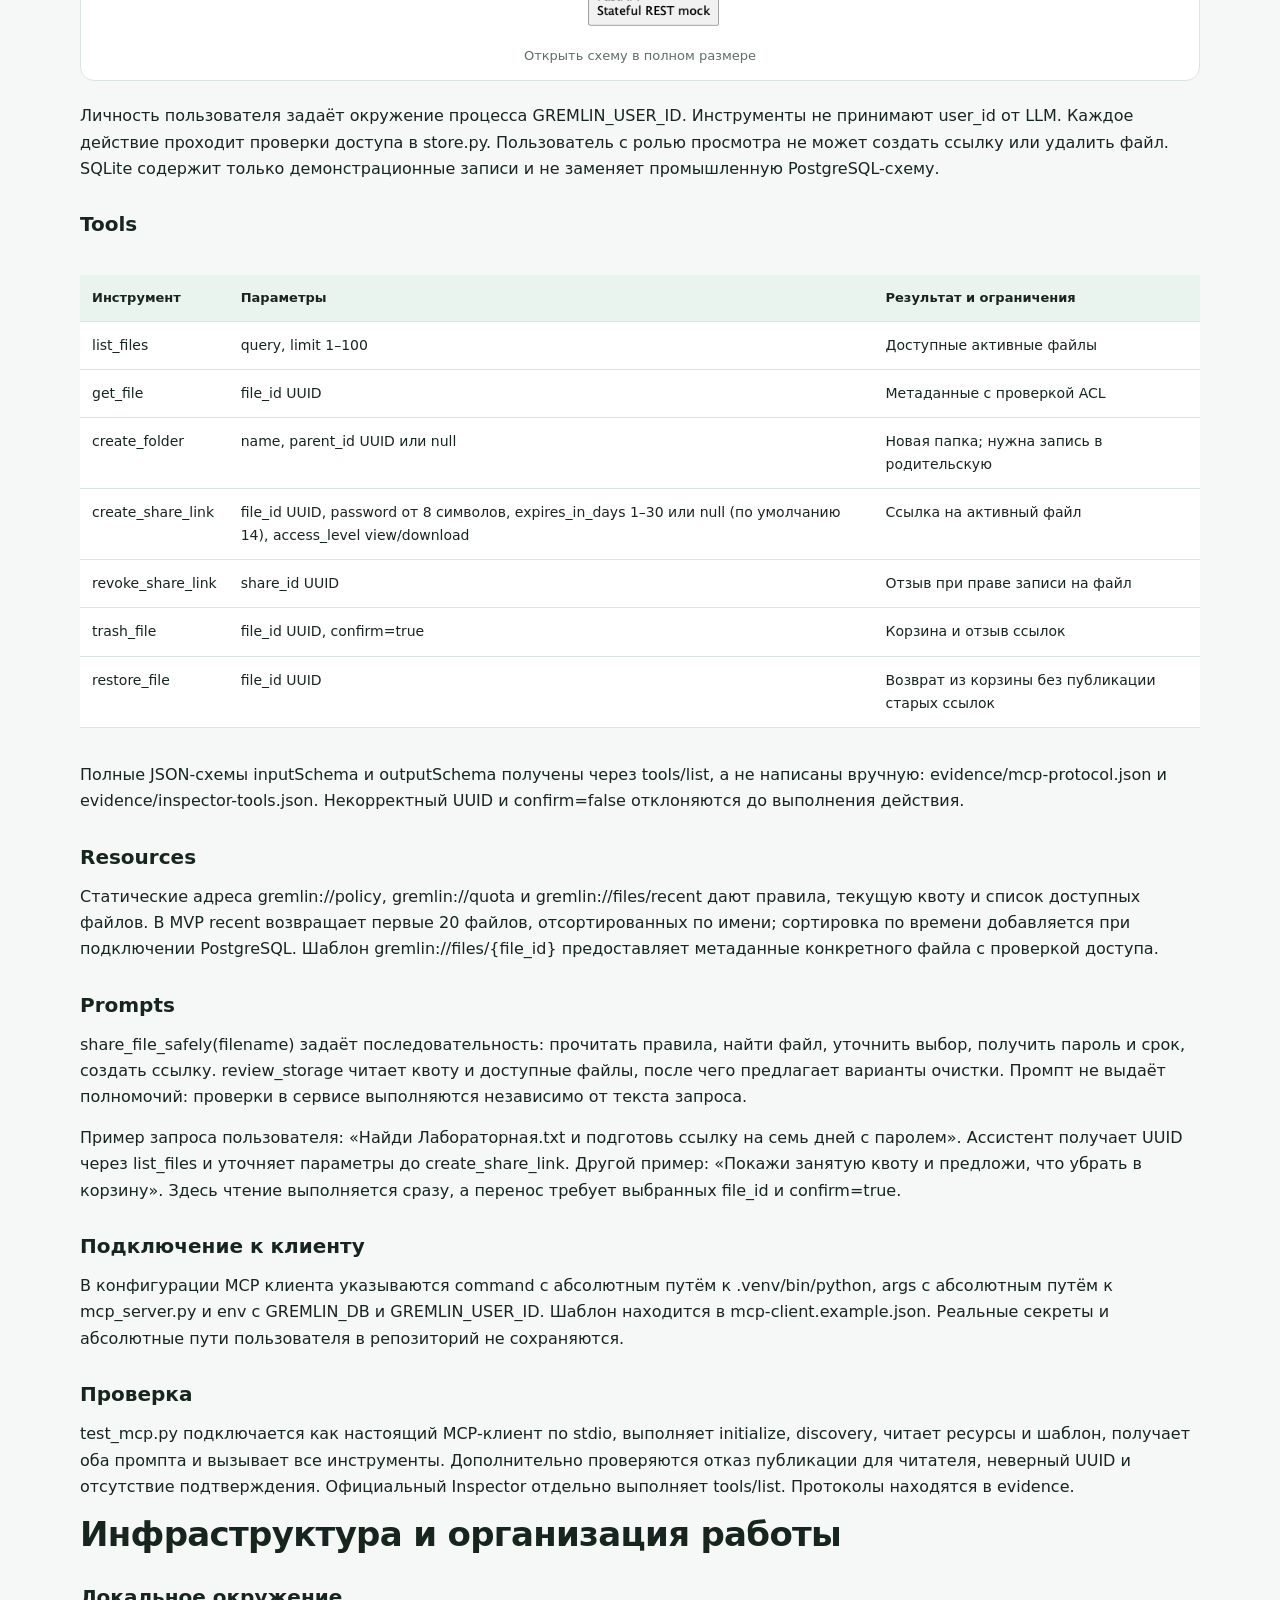
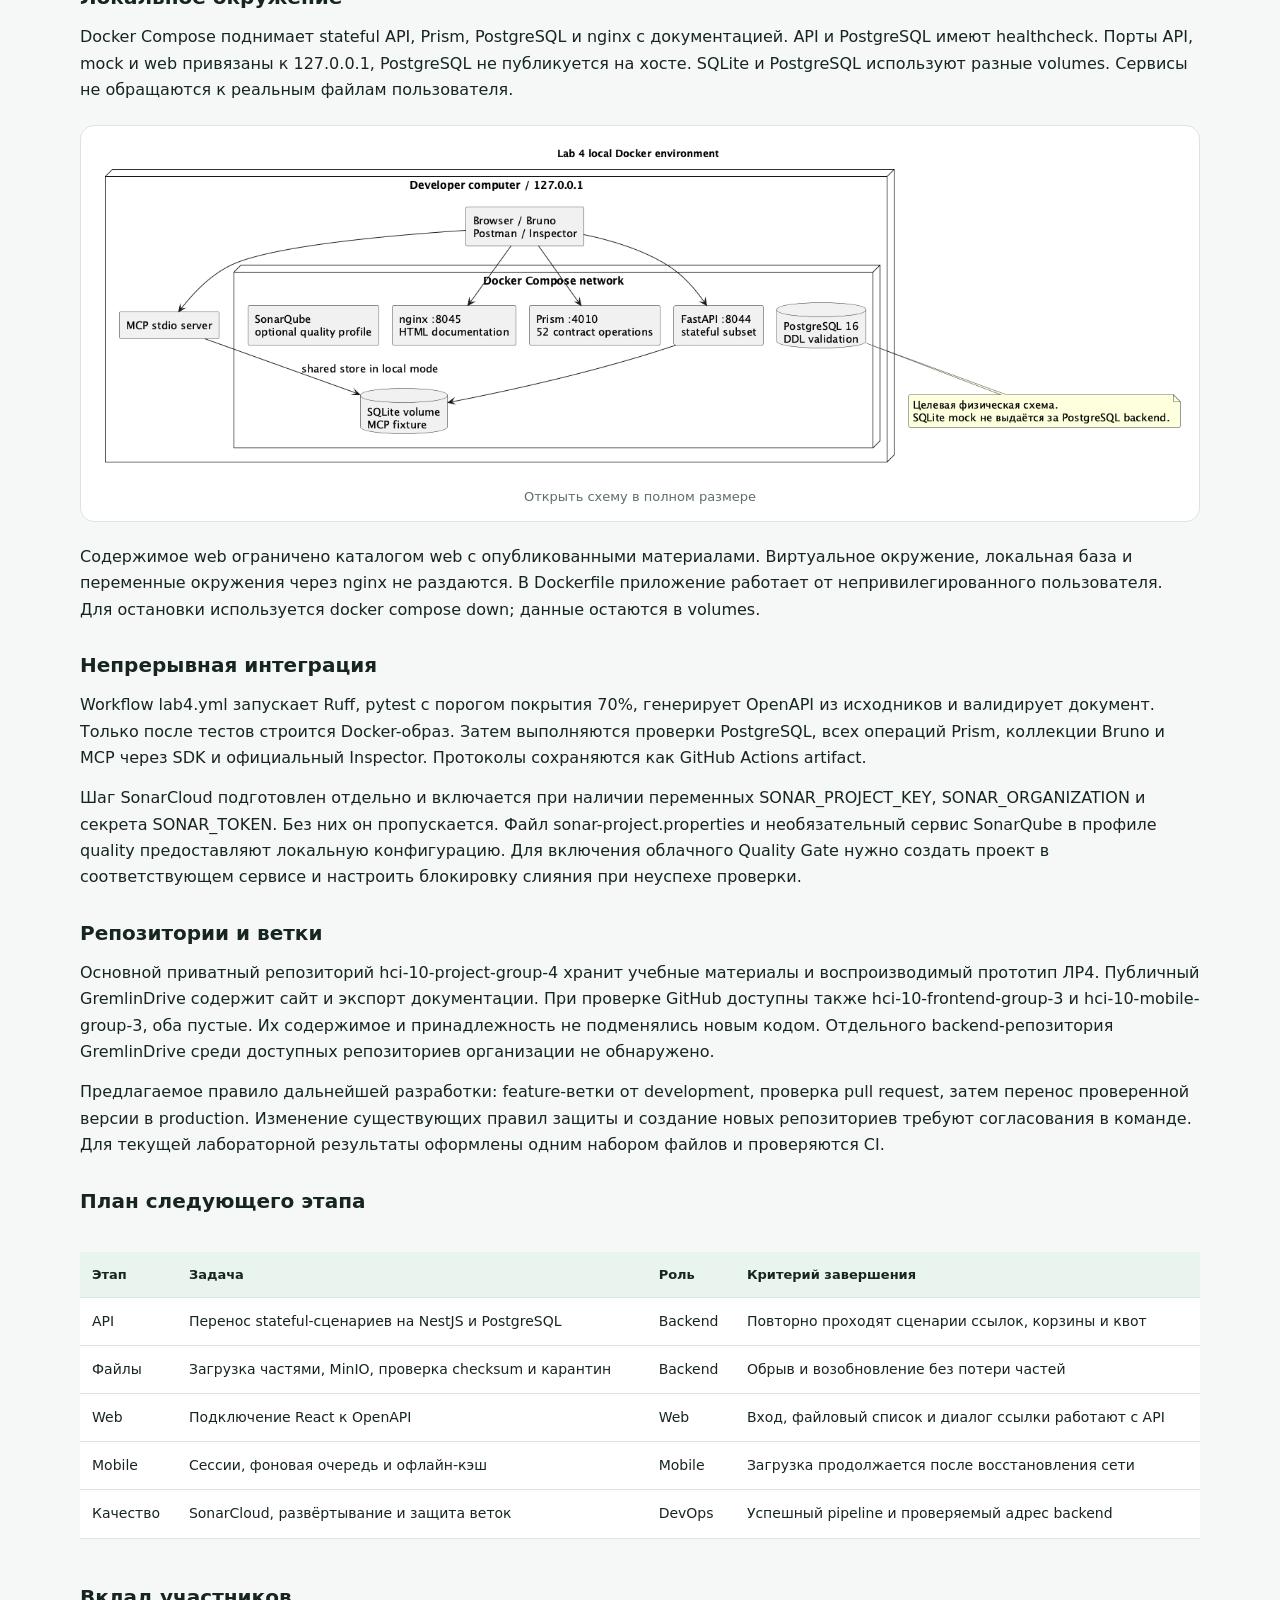
<file: docs/labs/lab4/index.html>
<!doctype html>
<html lang="ru"><head><meta charset="utf-8"><meta name="viewport" content="width=device-width,initial-scale=1">
<title>ЛР4 API и MCP · GremlinDrive</title><link rel="stylesheet" href="lab4.css"></head><body>
<header class="site-header"><a href="https://fpmi-hci-2026.github.io/GremlinDrive/" class="brand"><span class="brand-mark">G</span>GremlinDrive</a><nav aria-label="Навигация"><a href="https://fpmi-hci-2026.github.io/GremlinDrive/labs/">Лабораторные</a><a href="api.html">Документация API</a><a href="https://github.com/fpmi-hci-2026/hci-10-backend-api-group-3">Исходники</a></nav></header>
<main><div class="hero"><p class="eyebrow">Лабораторная работа 4 · группа 10а</p><h1>API и интеграция<br>с AI-ассистентом</h1>
<p class="lead">GremlinDrive: от требований и схемы данных к проверяемому API и работающему MCP-серверу.</p>
<div class="actions"><a class="button" href="lab4-report.pdf">Отчёт PDF</a><a class="button secondary" href="api.html">Открыть Swagger UI</a><a class="button secondary" href="lab4-source.zip">Скачать комплект</a></div>
<div class="metrics"><span><strong>52</strong> операции API</span><span><strong>17</strong> таблиц PostgreSQL</span><span><strong>7</strong> MCP-инструментов</span><span><strong>22</strong> теста pytest</span></div></div>
<nav class="toc" aria-label="Разделы"><a href="#requirements">Требования</a><a href="#database">Данные</a><a href="#models">Диаграммы</a><a href="#api">API</a><a href="#verification">Проверки</a><a href="#mcp">MCP</a><a href="#infrastructure">Инфраструктура</a></nav>
<section id="verification"><h2>Проверки</h2><p>В Bruno прошли 52 запроса и 52 теста. Контракт отдельно проверен по схемам ответов. Pytest выполнил 22 теста, покрытие REST mock и доменной логики составляет 87,50%. PostgreSQL прошёл восемь проверок ограничений. MCP проверен по stdio и через официальный Inspector.</p>
<p>Prism симулирует весь контракт. Stateful mock реализует 21 операцию с SQLite. Поле <code>x-implementation</code> в OpenAPI показывает границу между ними.</p>
<p>Протоколы API, Bruno, MCP и PostgreSQL входят в <a href="lab4-source.zip">архив исходников</a>.</p></section>
<section id="requirements"><h2>Модель требований и реестр вариантов использования</h2>
<p>Входной материал - SRS и User Stories лабораторной работы 3. Идентификаторы US-01–US-16, FR-01–FR-30 и UC-01–UC-05 сохранены. Первые пять UC описывают загрузку, ссылку, приглашение, восстановление версии и запрос прав или квоты. Для ЛР4 добавлены UC-06–UC-19 и связь с HTTP-операциями.</p>
<p>Действующее лицо задаёт цель через пользовательскую историю, вариант использования описывает действия и результат, а конечная точка предоставляет серверный контракт. Полная трассировка хранится в traceability.json.</p>
<figure><a href="diagrams/requirements.png"><img loading="lazy" src="diagrams/requirements.png" alt="Модель требований"></a><figcaption>Открыть схему в полном размере</figcaption></figure>
<div class="table-scroll"><table><thead><tr><th>ID</th><th>Действующее лицо</th><th>User Story</th><th>Вариант использования</th><th>Результат</th></tr></thead><tbody>
<tr><td>UC-01</td><td>Пользователь</td><td>US-07</td><td>Загрузка файла частями</td><td>После завершения создана версия и начата проверка</td></tr>
<tr><td>UC-02</td><td>Пользователь</td><td>US-03, US-16</td><td>Создание, просмотр и отзыв ссылок</td><td>Управляемый доступ к активному файлу</td></tr>
<tr><td>UC-03</td><td>Владелец папки</td><td>US-05</td><td>Приглашение и принятие приглашения</td><td>Участник добавлен с выбранной ролью</td></tr>
<tr><td>UC-04</td><td>Участник папки</td><td>US-06</td><td>Просмотр и восстановление версий</td><td>Восстановление создаёт следующую версию</td></tr>
<tr><td>UC-05</td><td>Пользователь и администратор</td><td>US-10, US-15</td><td>Запрос и решение по квоте</td><td>Решение применяется однократно в транзакции</td></tr>
<tr><td>UC-06</td><td>Гость</td><td>US-01</td><td>Регистрация и подтверждение e-mail</td><td>Аккаунт активирован после проверки адреса</td></tr>
<tr><td>UC-07</td><td>Пользователь</td><td>US-02</td><td>Вход, выход и восстановление доступа</td><td>Сессия выдана или отозвана</td></tr>
<tr><td>UC-08</td><td>Пользователь</td><td>US-12</td><td>Настройка и проверка TOTP</td><td>Вход требует второй фактор</td></tr>
<tr><td>UC-09</td><td>Пользователь</td><td>US-07</td><td>Работа с файлами и папками</td><td>Создана папка или изменено имя файла</td></tr>
<tr><td>UC-10</td><td>Пользователь</td><td>US-06, US-07</td><td>Поиск, метаданные и скачивание</td><td>Возвращены только доступные объекты</td></tr>
<tr><td>UC-11</td><td>Пользователь</td><td>US-11</td><td>Корзина и восстановление</td><td>Файл восстановлен без активации старых ссылок</td></tr>
<tr><td>UC-12</td><td>Гость</td><td>US-04</td><td>Открытие ссылки и скачивание</td><td>Пароль, срок и уровень доступа проверены</td></tr>
<tr><td>UC-13</td><td>Владелец папки</td><td>US-05</td><td>Изменение роли и удаление участника</td><td>Новые права применены при следующем запросе</td></tr>
<tr><td>UC-14</td><td>Участник папки</td><td>US-13</td><td>Комментарии и уведомления</td><td>Комментарий сохранён, уведомление доступно адресату</td></tr>
<tr><td>UC-15</td><td>Администратор</td><td>US-09</td><td>Пользователи, роли и квоты</td><td>Изменение проверено и записано в аудит</td></tr>
<tr><td>UC-16</td><td>Администратор</td><td>US-14</td><td>Аудит и экспорт отчётов</td><td>Получен журнал или задача формирования отчёта</td></tr>
<tr><td>UC-17</td><td>Мобильный пользователь</td><td>US-07, US-08</td><td>Push, фоновая загрузка и синхронизация</td><td>Клиент получил изменения после восстановления сети</td></tr>
<tr><td>UC-18</td><td>Администратор</td><td>US-09</td><td>Запуск синхронизации LDAP</td><td>Сформирован результат синхронизации каталога</td></tr>
<tr><td>UC-19</td><td>Разработчик</td><td>US-09</td><td>Проверка окружения</td><td>Получен статус работоспособности mock-сервиса</td></tr>
</tbody></table></div>
<h3>Уточнения требований для API</h3>
<p>API-01. Каждый защищённый запрос устанавливает пользователя по сессии. Идентификатор пользователя из тела запроса не меняет действующее лицо. Право администратора не даёт права читать содержимое личных файлов.</p>
<p>API-02. Ссылка не раскрывает метаданные до проверки пароля. После пяти неверных попыток доступ к этой ссылке блокируется на 15 минут, как предусмотрено US-03. Срок по умолчанию 14 дней, null задаёт бессрочную ссылку. При истечении срока или отзыве возвращается нейтральная ошибка.</p>
<p>API-03. Перенос в корзину отзывает ссылки. Восстановление файла не публикует его повторно. Карантин запрещает публикацию.</p>
<p>API-04. Завершение загрузки идемпотентно по ключу операции. Квота резервируется до передачи данных, а занятый объём меняется в транзакции. Эти операции описаны контрактом; передачу бинарных частей в stateful mock заменяют ответы Prism.</p>
<p>API-05. Выбор версии при восстановлении создаёт новую версию, не переписывая старую. Параллельная запись контролируется версией объекта или If-Match.</p>
<p>API-06. Клиент получает коды 401, 403, 404, 409, 422 и 429 с понятной причиной. Пароли, хеши и токены не попадают в обычные ответы списка и журнал аудита.</p>
<p>API-07. Тёмная тема, биометрия и офлайн-кэш относятся к клиенту. Сервер предоставляет сессию, метаданные, контент и синхронизацию; биометрические данные на сервер не отправляются. FR-28 проверяется при реализации интерфейса, а не отдельным endpoint.</p>
<h3>Подробные сценарии</h3>
<h4>UC-02 Передача файла по ссылке</h4>
<p>Предусловие: пользователь вошёл, файл активен, у пользователя есть право редактирования. Клиент отправляет file_id, access_level, пароль и срок. Сервер проверяет права и состояние файла, создаёт случайный токен, сохраняет его хеш и хеш пароля, затем возвращает 201 с URL и датой окончания. Повторно секретный токен в списке ссылок не показывается. При недостаточных правах возвращается 403, при корзине или карантине - 409, при коротком пароле - 422. Отзыв ссылки изменяет её состояние и записывается в аудит.</p>
<h4>UC-12 Открытие гостевой ссылки</h4>
<p>Предусловие: гость получил URL. Клиент отправляет пароль в POST access. После проверки сервер выдаёт краткоживущий токен доступа и метаданные. Скачивание требует этот токен и уровень download. При view скачивание отклоняется с 403. При неверном пароле возвращается 401, после пяти ошибок - 429. Истёкшая или отозванная ссылка возвращает 404 без имени файла.</p>
<h4>UC-01 Загрузка файла частями</h4>
<p>Пользователь выбирает файл и папку. Клиент создаёт upload session с размером и ключом идемпотентности, получает id и передаёт части по номеру. После обрыва запрашивается принятый объём. Завершение сверяет размер и checksum, фиксирует версию и отправляет задачу на проверку. Недостаток квоты даёт 507, неверная контрольная сумма - 409. Состояние остаётся pending до успешной проверки.</p>
<h4>UC-05 Решение по запросу квоты</h4>
<p>Пользователь отправляет обоснование и требуемый объём. Администратор открывает очередь, выбирает запрос и указывает новую квоту либо причину отказа. Сервер блокирует запись запроса, проверяет pending, меняет квоту и сохраняет решение одной транзакцией. Повторное решение даёт 409. Уменьшение ниже занятого объёма запрещено.</p>
<h4>UC-11 Восстановление из корзины</h4>
<p>Пользователь выбирает собственный файл в корзине и вызывает POST restorations. Сервер проверяет право записи и состояние, переводит файл в active и записывает событие. Ранее отозванные ссылки остаются недействительными. Попытка восстановить активный файл даёт 409.</p></section><section id="database"><h2>Логическая схема базы данных</h2>
<p>Модель продолжает 16 сущностей ЛР3. Добавлена upload_sessions для загрузки частями и идемпотентного завершения. Содержимое файлов хранится в S3, в таблицах остаются метаданные.</p>
<h3>users</h3>
<p><code>id</code> (PK), <code>email</code>, <code>password_hash</code>, <code>name</code>, <code>status</code>, <code>locale</code>, <code>created_at</code>.</p>
<h3>roles</h3>
<p><code>id</code> (PK), <code>code</code>, <code>title</code>.</p>
<h3>user_roles</h3>
<p><code>user_id</code> (PK,FK), <code>role_id</code> (PK,FK).</p>
<h3>sessions</h3>
<p><code>id</code> (PK), <code>user_id</code> (FK), <code>token_hash</code>, <code>ip_address</code>, <code>expires_at</code>, <code>created_at</code>.</p>
<h3>folders</h3>
<p><code>id</code> (PK), <code>owner_id</code> (FK), <code>parent_id</code> (FK), <code>name</code>, <code>is_shared</code>, <code>created_at</code>.</p>
<h3>files</h3>
<p><code>id</code> (PK), <code>owner_id</code> (FK), <code>folder_id</code> (FK), <code>name</code>, <code>mime_type</code>, <code>size_bytes</code>, <code>checksum</code>, <code>status</code>, <code>trashed_at</code>, <code>created_at</code>.</p>
<h3>file_versions</h3>
<p><code>id</code> (PK), <code>file_id</code> (FK), <code>version_no</code>, <code>storage_key</code>, <code>size_bytes</code>, <code>checksum</code>, <code>created_by</code> (FK), <code>created_at</code>, <code>comment</code>.</p>
<h3>share_links</h3>
<p><code>id</code> (PK), <code>file_id</code> (FK), <code>folder_id</code> (FK), <code>token_hash</code>, <code>access_level</code>, <code>password_hash</code>, <code>expires_at</code>, <code>revoked_at</code>, <code>download_limit</code>, <code>downloads</code>, <code>created_by</code> (FK), <code>created_at</code>.</p>
<h3>access_permissions</h3>
<p><code>id</code> (PK), <code>file_id</code> (FK), <code>folder_id</code> (FK), <code>user_id</code> (FK), <code>level</code>, <code>granted_at</code>.</p>
<h3>folder_members</h3>
<p><code>folder_id</code> (PK,FK), <code>user_id</code> (PK,FK), <code>role</code>, <code>invited_at</code>.</p>
<h3>invitations</h3>
<p><code>id</code> (PK), <code>folder_id</code> (FK), <code>email</code>, <code>token_hash</code>, <code>level</code>, <code>status</code>, <code>expires_at</code>, <code>invited_by</code> (FK), <code>created_at</code>.</p>
<h3>access_requests</h3>
<p><code>id</code> (PK), <code>user_id</code> (FK), <code>type</code>, <code>reason</code>, <code>requested_bytes</code>, <code>requested_role</code>, <code>status</code>, <code>decided_by</code> (FK), <code>decided_at</code>, <code>decision_comment</code>, <code>created_at</code>.</p>
<h3>quotas</h3>
<p><code>user_id</code> (PK,FK), <code>used_bytes</code>, <code>total_bytes</code>, <code>reserved_bytes</code>, <code>tariff</code>, <code>renewal_date</code>.</p>
<h3>audit_records</h3>
<p><code>id</code> (PK), <code>user_id</code> (FK), <code>action</code>, <code>entity_type</code>, <code>entity_id</code>, <code>ip_address</code>, <code>created_at</code>.</p>
<h3>notifications</h3>
<p><code>id</code> (PK), <code>user_id</code> (FK), <code>type</code>, <code>text</code>, <code>is_read</code>, <code>created_at</code>.</p>
<h3>comments</h3>
<p><code>id</code> (PK), <code>file_id</code> (FK), <code>author_id</code> (FK), <code>text</code>, <code>created_at</code>.</p>
<h3>upload_sessions</h3>
<p><code>id</code> (PK), <code>user_id</code> (FK), <code>file_id</code> (FK), <code>expected_bytes</code>, <code>received_bytes</code>, <code>idempotency_key</code>, <code>status</code>, <code>expires_at</code>.</p>
<h3>Связи</h3>
<p>files.id → access_permissions.file_id (1:N).</p>
<p>files.id → comments.file_id (1:N).</p>
<p>files.id → file_versions.file_id (1:N).</p>
<p>files.id → share_links.file_id (1:N).</p>
<p>files.id → upload_sessions.file_id (1:N).</p>
<p>folders.id → access_permissions.folder_id (1:N).</p>
<p>folders.id → files.folder_id (1:N).</p>
<p>folders.id → folder_members.folder_id (1:N).</p>
<p>folders.id → folders.parent_id (1:N).</p>
<p>folders.id → invitations.folder_id (1:N).</p>
<p>folders.id → share_links.folder_id (1:N).</p>
<p>roles.id → user_roles.role_id (1:N).</p>
<p>users.id → access_permissions.user_id (1:N).</p>
<p>users.id → access_requests.decided_by (1:N).</p>
<p>users.id → access_requests.user_id (1:N).</p>
<p>users.id → audit_records.user_id (1:N).</p>
<p>users.id → comments.author_id (1:N).</p>
<p>users.id → file_versions.created_by (1:N).</p>
<p>users.id → files.owner_id (1:N).</p>
<p>users.id → folder_members.user_id (1:N).</p>
<p>users.id → folders.owner_id (1:N).</p>
<p>users.id → invitations.invited_by (1:N).</p>
<p>users.id → notifications.user_id (1:N).</p>
<p>users.id → quotas.user_id (1:0..1).</p>
<p>users.id → sessions.user_id (1:N).</p>
<p>users.id → share_links.created_by (1:N).</p>
<p>users.id → upload_sessions.user_id (1:N).</p>
<p>users.id → user_roles.user_id (1:N).</p></section><section id="api"><h2>Маршруты и конечные точки API</h2>
<p>Базовый путь - /api/v1. Спецификация OpenAPI 3.1 хранится в openapi.json. HTTP-методы отражают работу с ресурсом: GET читает, POST создаёт ресурс или объект операции, PUT заменяет настройки, PATCH меняет отдельные поля, DELETE отзывает доступ или перемещает файл в корзину.</p>
<p>Для взаимодействия веб- и мобильного клиента выбран REST/JSON через HTTPS. Прямой доступ клиентов к общей БД связывал бы их со схемой и обходил бы проверки прав. Обмен файлами остаётся пользовательской функцией, а не способом синхронизации серверных таблиц. Длительные задачи загрузки, проверки и уведомлений в целевой архитектуре передаются worker через очередь Redis; для LLM предусмотрен MCP-адаптер.</p>
<p>Коллекции файлов поддерживают q, status, limit от 1 до 100 и offset. UUID передаются строками. Размер хранится в байтах. Временные метки в mock представлены Unix seconds; целевой контракт должен сохранять согласованное представление времени во всех клиентах.</p>
<p>Для лабораторной есть два разных сервиса. Prism на порту 4010 симулирует весь контракт из 52 операций. FastAPI на порту 8044 реализует 21 операцию с состоянием SQLite. Поле x-implementation в спецификации показывает границу. Промышленная регистрация, TOTP, передача частей файла, LDAP и push в этот прототип не входят.</p>
<div class="table-scroll"><table><thead><tr><th>Метод</th><th>Маршрут</th><th>UC</th><th>Источник</th><th>Проверка</th></tr></thead><tbody>
<tr><td>GET</td><td><code>/health</code></td><td>UC-19</td><td>FR-30</td><td>stateful-mock</td></tr>
<tr><td>GET</td><td><code>/api/v1/me</code></td><td>UC-07</td><td>FR-02,FR-30</td><td>stateful-mock</td></tr>
<tr><td>GET</td><td><code>/api/v1/me/quota</code></td><td>UC-05</td><td>FR-18</td><td>stateful-mock</td></tr>
<tr><td>GET</td><td><code>/api/v1/files</code></td><td>UC-10</td><td>FR-09</td><td>stateful-mock</td></tr>
<tr><td>GET</td><td><code>/api/v1/files/{file_id}</code></td><td>UC-10</td><td>FR-08</td><td>stateful-mock</td></tr>
<tr><td>PATCH</td><td><code>/api/v1/files/{file_id}</code></td><td>UC-09</td><td>FR-05</td><td>stateful-mock</td></tr>
<tr><td>DELETE</td><td><code>/api/v1/files/{file_id}</code></td><td>UC-11</td><td>FR-10</td><td>stateful-mock</td></tr>
<tr><td>POST</td><td><code>/api/v1/files/{file_id}/restorations</code></td><td>UC-11</td><td>FR-10</td><td>stateful-mock</td></tr>
<tr><td>GET</td><td><code>/api/v1/files/{file_id}/versions</code></td><td>UC-04</td><td>FR-11</td><td>stateful-mock</td></tr>
<tr><td>GET</td><td><code>/api/v1/folders</code></td><td>UC-09</td><td>FR-05</td><td>stateful-mock</td></tr>
<tr><td>POST</td><td><code>/api/v1/folders</code></td><td>UC-09</td><td>FR-05</td><td>stateful-mock</td></tr>
<tr><td>GET</td><td><code>/api/v1/share-links</code></td><td>UC-02</td><td>FR-14</td><td>stateful-mock</td></tr>
<tr><td>POST</td><td><code>/api/v1/share-links</code></td><td>UC-02</td><td>FR-12</td><td>stateful-mock</td></tr>
<tr><td>DELETE</td><td><code>/api/v1/share-links/{share_id}</code></td><td>UC-02</td><td>FR-14</td><td>stateful-mock</td></tr>
<tr><td>POST</td><td><code>/api/v1/public/shares/{token}/access</code></td><td>UC-12</td><td>FR-13</td><td>stateful-mock</td></tr>
<tr><td>GET</td><td><code>/api/v1/public/shares/{token}/content</code></td><td>UC-12</td><td>FR-13</td><td>stateful-mock</td></tr>
<tr><td>POST</td><td><code>/api/v1/access-requests</code></td><td>UC-05</td><td>FR-18</td><td>stateful-mock</td></tr>
<tr><td>GET</td><td><code>/api/v1/admin/access-requests</code></td><td>UC-05</td><td>FR-19</td><td>stateful-mock</td></tr>
<tr><td>POST</td><td><code>/api/v1/admin/access-requests/{request_id}/decisions</code></td><td>UC-05</td><td>FR-19</td><td>stateful-mock</td></tr>
<tr><td>PUT</td><td><code>/api/v1/admin/users/{user_id}/quota</code></td><td>UC-15</td><td>FR-21</td><td>stateful-mock</td></tr>
<tr><td>GET</td><td><code>/api/v1/admin/audit-records</code></td><td>UC-16</td><td>FR-23</td><td>stateful-mock</td></tr>
<tr><td>POST</td><td><code>/api/v1/auth/registrations</code></td><td>UC-06</td><td>FR-01</td><td>contract-mock</td></tr>
<tr><td>POST</td><td><code>/api/v1/auth/email-confirmations</code></td><td>UC-06</td><td>FR-01</td><td>contract-mock</td></tr>
<tr><td>POST</td><td><code>/api/v1/auth/sessions</code></td><td>UC-07</td><td>FR-02,FR-04</td><td>contract-mock</td></tr>
<tr><td>DELETE</td><td><code>/api/v1/auth/sessions/current</code></td><td>UC-07</td><td>FR-02</td><td>contract-mock</td></tr>
<tr><td>POST</td><td><code>/api/v1/auth/password-resets</code></td><td>UC-07</td><td>FR-02</td><td>contract-mock</td></tr>
<tr><td>POST</td><td><code>/api/v1/auth/totp/enrollments</code></td><td>UC-08</td><td>FR-03</td><td>contract-mock</td></tr>
<tr><td>POST</td><td><code>/api/v1/auth/totp/verifications</code></td><td>UC-08</td><td>FR-03</td><td>contract-mock</td></tr>
<tr><td>POST</td><td><code>/api/v1/uploads</code></td><td>UC-01</td><td>FR-06,FR-27</td><td>contract-mock</td></tr>
<tr><td>GET</td><td><code>/api/v1/uploads/{upload_id}</code></td><td>UC-01</td><td>FR-06</td><td>contract-mock</td></tr>
<tr><td>DELETE</td><td><code>/api/v1/uploads/{upload_id}</code></td><td>UC-01</td><td>FR-06</td><td>contract-mock</td></tr>
<tr><td>PUT</td><td><code>/api/v1/uploads/{upload_id}/parts/{part_no}</code></td><td>UC-01</td><td>FR-06</td><td>contract-mock</td></tr>
<tr><td>POST</td><td><code>/api/v1/uploads/{upload_id}/completions</code></td><td>UC-01</td><td>FR-06,FR-07</td><td>contract-mock</td></tr>
<tr><td>GET</td><td><code>/api/v1/files/{file_id}/content</code></td><td>UC-10</td><td>FR-08,FR-26</td><td>contract-mock</td></tr>
<tr><td>GET</td><td><code>/api/v1/files/{file_id}/previews</code></td><td>UC-10</td><td>FR-08</td><td>contract-mock</td></tr>
<tr><td>POST</td><td><code>/api/v1/files/{file_id}/version-restorations</code></td><td>UC-04</td><td>FR-11</td><td>contract-mock</td></tr>
<tr><td>POST</td><td><code>/api/v1/folders/{folder_id}/invitations</code></td><td>UC-03</td><td>FR-15</td><td>contract-mock</td></tr>
<tr><td>POST</td><td><code>/api/v1/invitations/{invitation_id}/acceptances</code></td><td>UC-03</td><td>FR-15</td><td>contract-mock</td></tr>
<tr><td>GET</td><td><code>/api/v1/folders/{folder_id}/members</code></td><td>UC-13</td><td>FR-16</td><td>contract-mock</td></tr>
<tr><td>PUT</td><td><code>/api/v1/folders/{folder_id}/members/{user_id}</code></td><td>UC-13</td><td>FR-16</td><td>contract-mock</td></tr>
<tr><td>DELETE</td><td><code>/api/v1/folders/{folder_id}/members/{user_id}</code></td><td>UC-13</td><td>FR-16</td><td>contract-mock</td></tr>
<tr><td>GET</td><td><code>/api/v1/files/{file_id}/comments</code></td><td>UC-14</td><td>FR-17</td><td>contract-mock</td></tr>
<tr><td>POST</td><td><code>/api/v1/files/{file_id}/comments</code></td><td>UC-14</td><td>FR-17</td><td>contract-mock</td></tr>
<tr><td>GET</td><td><code>/api/v1/notifications</code></td><td>UC-14</td><td>FR-25</td><td>contract-mock</td></tr>
<tr><td>PATCH</td><td><code>/api/v1/notifications/{notification_id}</code></td><td>UC-14</td><td>FR-25</td><td>contract-mock</td></tr>
<tr><td>POST</td><td><code>/api/v1/devices</code></td><td>UC-17</td><td>FR-25,FR-27</td><td>contract-mock</td></tr>
<tr><td>GET</td><td><code>/api/v1/sync/changes</code></td><td>UC-17</td><td>FR-26</td><td>contract-mock</td></tr>
<tr><td>GET</td><td><code>/api/v1/admin/users</code></td><td>UC-15</td><td>FR-20</td><td>contract-mock</td></tr>
<tr><td>PATCH</td><td><code>/api/v1/admin/users/{user_id}</code></td><td>UC-15</td><td>FR-20</td><td>contract-mock</td></tr>
<tr><td>PUT</td><td><code>/api/v1/admin/users/{user_id}/roles</code></td><td>UC-15</td><td>FR-21</td><td>contract-mock</td></tr>
<tr><td>POST</td><td><code>/api/v1/admin/ldap-synchronizations</code></td><td>UC-18</td><td>FR-22</td><td>contract-mock</td></tr>
<tr><td>POST</td><td><code>/api/v1/admin/reports</code></td><td>UC-16</td><td>FR-23,FR-24,FR-29</td><td>contract-mock</td></tr>
</tbody></table></div>
<h3>Пример запроса</h3>
<pre><code>POST /api/v1/share-links HTTP/1.1
Authorization: Bearer lab-owner-token
Content-Type: application/json

{
  &quot;file_id&quot;: &quot;20000000-0000-4000-8000-000000000001&quot;,
  &quot;password&quot;: &quot;laboratory123&quot;,
  &quot;expires_in_days&quot;: 7,
  &quot;access_level&quot;: &quot;download&quot;
}</code></pre>
<p>Успешный ответ имеет статус 201 и содержит id, file_id, token, url, expires_at и access_level. Пароль в ответ не включается.</p>
<h3>Коды ответов</h3>
<div class="table-scroll"><table><thead><tr><th>Код</th><th>Значение</th></tr></thead><tbody>
<tr><td>200</td><td>Чтение или изменение выполнено</td></tr>
<tr><td>201</td><td>Создан ресурс или результат операции</td></tr>
<tr><td>401</td><td>Нет действующей сессии либо неверен пароль ссылки</td></tr>
<tr><td>403</td><td>Пользователь определён, но действие ему не разрешено</td></tr>
<tr><td>404</td><td>Объект не найден или публичная ссылка недействительна</td></tr>
<tr><td>409</td><td>Конфликт состояния, повторное решение или неподходящая квота</td></tr>
<tr><td>413</td><td>Часть файла превышает допустимый размер</td></tr>
<tr><td>422</td><td>Запрос не соответствует схеме</td></tr>
<tr><td>429</td><td>Превышен лимит попыток проверки пароля</td></tr>
<tr><td>507</td><td>Не хватает квоты для загрузки</td></tr>
</tbody></table></div>
<p>Все POST, PUT и PATCH с данными имеют схему тела и пример. POST restorations без тела создаёт операцию восстановления. Для списка и деталей заданы схемы ответов.</p></section><section id="mcp"><h2>MCP сервер GremlinDrive</h2>
<p>Сервер позволяет ассистенту находить доступные файлы, читать метаданные, создавать папки и защищённые ссылки, отзывать ссылки и работать с корзиной. Используется официальный MCP Python SDK 1.30.0 и транспорт stdio. Учебная база SQLite общая с REST mock при одинаковом GREMLIN_DB.</p>
<h3>Запуск</h3>
<pre><code>cd docs/labs/lab4/runtime
python3.12 -m venv .venv
.venv/bin/pip install -r requirements.txt
GREMLIN_USER_ID=00000000-0000-4000-8000-000000000001 .venv/bin/python mcp_server.py</code></pre>
<p>Вывод stdout занят JSON-RPC. Диагностика направляется в stderr. В обычном терминале сервер ожидает клиента; для проверки используется Inspector.</p>
<pre><code>MCP_AUTO_OPEN_ENABLED=false npx --yes @modelcontextprotocol/inspector --cli   .venv/bin/python mcp_server.py --method tools/list
.venv/bin/python test_mcp.py</code></pre>
<h3>Архитектура</h3>
<figure><a href="diagrams/mcp.png"><img loading="lazy" src="diagrams/mcp.png" alt="MCP"></a><figcaption>Открыть схему в полном размере</figcaption></figure>
<p>Личность пользователя задаёт окружение процесса GREMLIN_USER_ID. Инструменты не принимают user_id от LLM. Каждое действие проходит проверки доступа в store.py. Пользователь с ролью просмотра не может создать ссылку или удалить файл. SQLite содержит только демонстрационные записи и не заменяет промышленную PostgreSQL-схему.</p>
<h3>Tools</h3>
<div class="table-scroll"><table><thead><tr><th>Инструмент</th><th>Параметры</th><th>Результат и ограничения</th></tr></thead><tbody>
<tr><td>list_files</td><td>query, limit 1–100</td><td>Доступные активные файлы</td></tr>
<tr><td>get_file</td><td>file_id UUID</td><td>Метаданные с проверкой ACL</td></tr>
<tr><td>create_folder</td><td>name, parent_id UUID или null</td><td>Новая папка; нужна запись в родительскую</td></tr>
<tr><td>create_share_link</td><td>file_id UUID, password от 8 символов, expires_in_days 1–30 или null (по умолчанию 14), access_level view/download</td><td>Ссылка на активный файл</td></tr>
<tr><td>revoke_share_link</td><td>share_id UUID</td><td>Отзыв при праве записи на файл</td></tr>
<tr><td>trash_file</td><td>file_id UUID, confirm=true</td><td>Корзина и отзыв ссылок</td></tr>
<tr><td>restore_file</td><td>file_id UUID</td><td>Возврат из корзины без публикации старых ссылок</td></tr>
</tbody></table></div>
<p>Полные JSON-схемы inputSchema и outputSchema получены через tools/list, а не написаны вручную: evidence/mcp-protocol.json и evidence/inspector-tools.json. Некорректный UUID и confirm=false отклоняются до выполнения действия.</p>
<h3>Resources</h3>
<p>Статические адреса gremlin://policy, gremlin://quota и gremlin://files/recent дают правила, текущую квоту и список доступных файлов. В MVP recent возвращает первые 20 файлов, отсортированных по имени; сортировка по времени добавляется при подключении PostgreSQL. Шаблон gremlin://files/{file_id} предоставляет метаданные конкретного файла с проверкой доступа.</p>
<h3>Prompts</h3>
<p>share_file_safely(filename) задаёт последовательность: прочитать правила, найти файл, уточнить выбор, получить пароль и срок, создать ссылку. review_storage читает квоту и доступные файлы, после чего предлагает варианты очистки. Промпт не выдаёт полномочий: проверки в сервисе выполняются независимо от текста запроса.</p>
<p>Пример запроса пользователя: «Найди Лабораторная.txt и подготовь ссылку на семь дней с паролем». Ассистент получает UUID через list_files и уточняет параметры до create_share_link. Другой пример: «Покажи занятую квоту и предложи, что убрать в корзину». Здесь чтение выполняется сразу, а перенос требует выбранных file_id и confirm=true.</p>
<h3>Подключение к клиенту</h3>
<p>В конфигурации MCP клиента указываются command с абсолютным путём к .venv/bin/python, args с абсолютным путём к mcp_server.py и env с GREMLIN_DB и GREMLIN_USER_ID. Шаблон находится в mcp-client.example.json. Реальные секреты и абсолютные пути пользователя в репозиторий не сохраняются.</p>
<h3>Проверка</h3>
<p>test_mcp.py подключается как настоящий MCP-клиент по stdio, выполняет initialize, discovery, читает ресурсы и шаблон, получает оба промпта и вызывает все инструменты. Дополнительно проверяются отказ публикации для читателя, неверный UUID и отсутствие подтверждения. Официальный Inspector отдельно выполняет tools/list. Протоколы находятся в evidence.</p></section><section id="infrastructure"><h2>Инфраструктура и организация работы</h2>
<h3>Локальное окружение</h3>
<p>Docker Compose поднимает stateful API, Prism, PostgreSQL и nginx с документацией. API и PostgreSQL имеют healthcheck. Порты API, mock и web привязаны к 127.0.0.1, PostgreSQL не публикуется на хосте. SQLite и PostgreSQL используют разные volumes. Сервисы не обращаются к реальным файлам пользователя.</p>
<figure><a href="diagrams/infrastructure.png"><img loading="lazy" src="diagrams/infrastructure.png" alt="Инфраструктура"></a><figcaption>Открыть схему в полном размере</figcaption></figure>
<p>Содержимое web ограничено каталогом web с опубликованными материалами. Виртуальное окружение, локальная база и переменные окружения через nginx не раздаются. В Dockerfile приложение работает от непривилегированного пользователя. Для остановки используется docker compose down; данные остаются в volumes.</p>
<h3>Непрерывная интеграция</h3>
<p>Workflow lab4.yml запускает Ruff, pytest с порогом покрытия 70%, генерирует OpenAPI из исходников и валидирует документ. Только после тестов строится Docker-образ. Затем выполняются проверки PostgreSQL, всех операций Prism, коллекции Bruno и MCP через SDK и официальный Inspector. Протоколы сохраняются как GitHub Actions artifact.</p>
<p>Шаг SonarCloud подготовлен отдельно и включается при наличии переменных SONAR_PROJECT_KEY, SONAR_ORGANIZATION и секрета SONAR_TOKEN. Без них он пропускается. Файл sonar-project.properties и необязательный сервис SonarQube в профиле quality предоставляют локальную конфигурацию. Для включения облачного Quality Gate нужно создать проект в соответствующем сервисе и настроить блокировку слияния при неуспехе проверки.</p>
<h3>Репозитории и ветки</h3>
<p>Основной приватный репозиторий hci-10-project-group-4 хранит учебные материалы и воспроизводимый прототип ЛР4. Публичный GremlinDrive содержит сайт и экспорт документации. При проверке GitHub доступны также hci-10-frontend-group-3 и hci-10-mobile-group-3, оба пустые. Их содержимое и принадлежность не подменялись новым кодом. Отдельного backend-репозитория GremlinDrive среди доступных репозиториев организации не обнаружено.</p>
<p>Предлагаемое правило дальнейшей разработки: feature-ветки от development, проверка pull request, затем перенос проверенной версии в production. Изменение существующих правил защиты и создание новых репозиториев требуют согласования в команде. Для текущей лабораторной результаты оформлены одним набором файлов и проверяются CI.</p>
<h3>План следующего этапа</h3>
<div class="table-scroll"><table><thead><tr><th>Этап</th><th>Задача</th><th>Роль</th><th>Критерий завершения</th></tr></thead><tbody>
<tr><td>API</td><td>Перенос stateful-сценариев на NestJS и PostgreSQL</td><td>Backend</td><td>Повторно проходят сценарии ссылок, корзины и квот</td></tr>
<tr><td>Файлы</td><td>Загрузка частями, MinIO, проверка checksum и карантин</td><td>Backend</td><td>Обрыв и возобновление без потери частей</td></tr>
<tr><td>Web</td><td>Подключение React к OpenAPI</td><td>Web</td><td>Вход, файловый список и диалог ссылки работают с API</td></tr>
<tr><td>Mobile</td><td>Сессии, фоновая очередь и офлайн-кэш</td><td>Mobile</td><td>Загрузка продолжается после восстановления сети</td></tr>
<tr><td>Качество</td><td>SonarCloud, развёртывание и защита веток</td><td>DevOps</td><td>Успешный pipeline и проверяемый адрес backend</td></tr>
</tbody></table></div>
<h3>Вклад участников</h3>
<p>Матвей Вержбиба подготовил требования, User Stories, UML и архитектуру ЛР3; исходный коммит 392a849 сохранён в истории. Александр Сытин выполнил ЛР4: трассировку требований, DDL, контракт и коллекции, stateful mock, MCP MVP, тесты, контейнеры и документацию. Работа других участников в рамках ЛР4 не приписывается.</p>
<h3>Проверка при защите</h3>
<p>Сначала открыть PDF и страницу лабораторной. Показать связь US-03 → UC-02 → POST share-links, затем физическую модель и schema.sql. В Bruno запустить окружение contract, в Swagger mock показать запрет публикации для reader и успешное создание ссылки владельцем. Через Inspector показать tools/list, ресурс gremlin://policy и вызов list_files. В конце открыть протоколы тестов и workflow CI.</p></section><section id="models"><h2>Диаграммы данных</h2><figure><a href="diagrams/logical.png"><img loading="lazy" src="diagrams/logical.png" alt="Логическая модель"></a><figcaption>Логическая модель</figcaption></figure><figure><a href="diagrams/physical-identity.png"><img loading="lazy" src="diagrams/physical-identity.png" alt="Пользователи и управление"></a><figcaption>Пользователи и управление</figcaption></figure><figure><a href="diagrams/physical-storage.png"><img loading="lazy" src="diagrams/physical-storage.png" alt="Файлы и загрузка"></a><figcaption>Файлы и загрузка</figcaption></figure><figure><a href="diagrams/physical-sharing.png"><img loading="lazy" src="diagrams/physical-sharing.png" alt="Общий доступ"></a><figcaption>Общий доступ</figcaption></figure></section>
</main><footer>Александр Сытин · исходные требования ЛР3: Матвей Вержбиба · ФПМИ БГУ · 2026</footer></body></html>
</file>
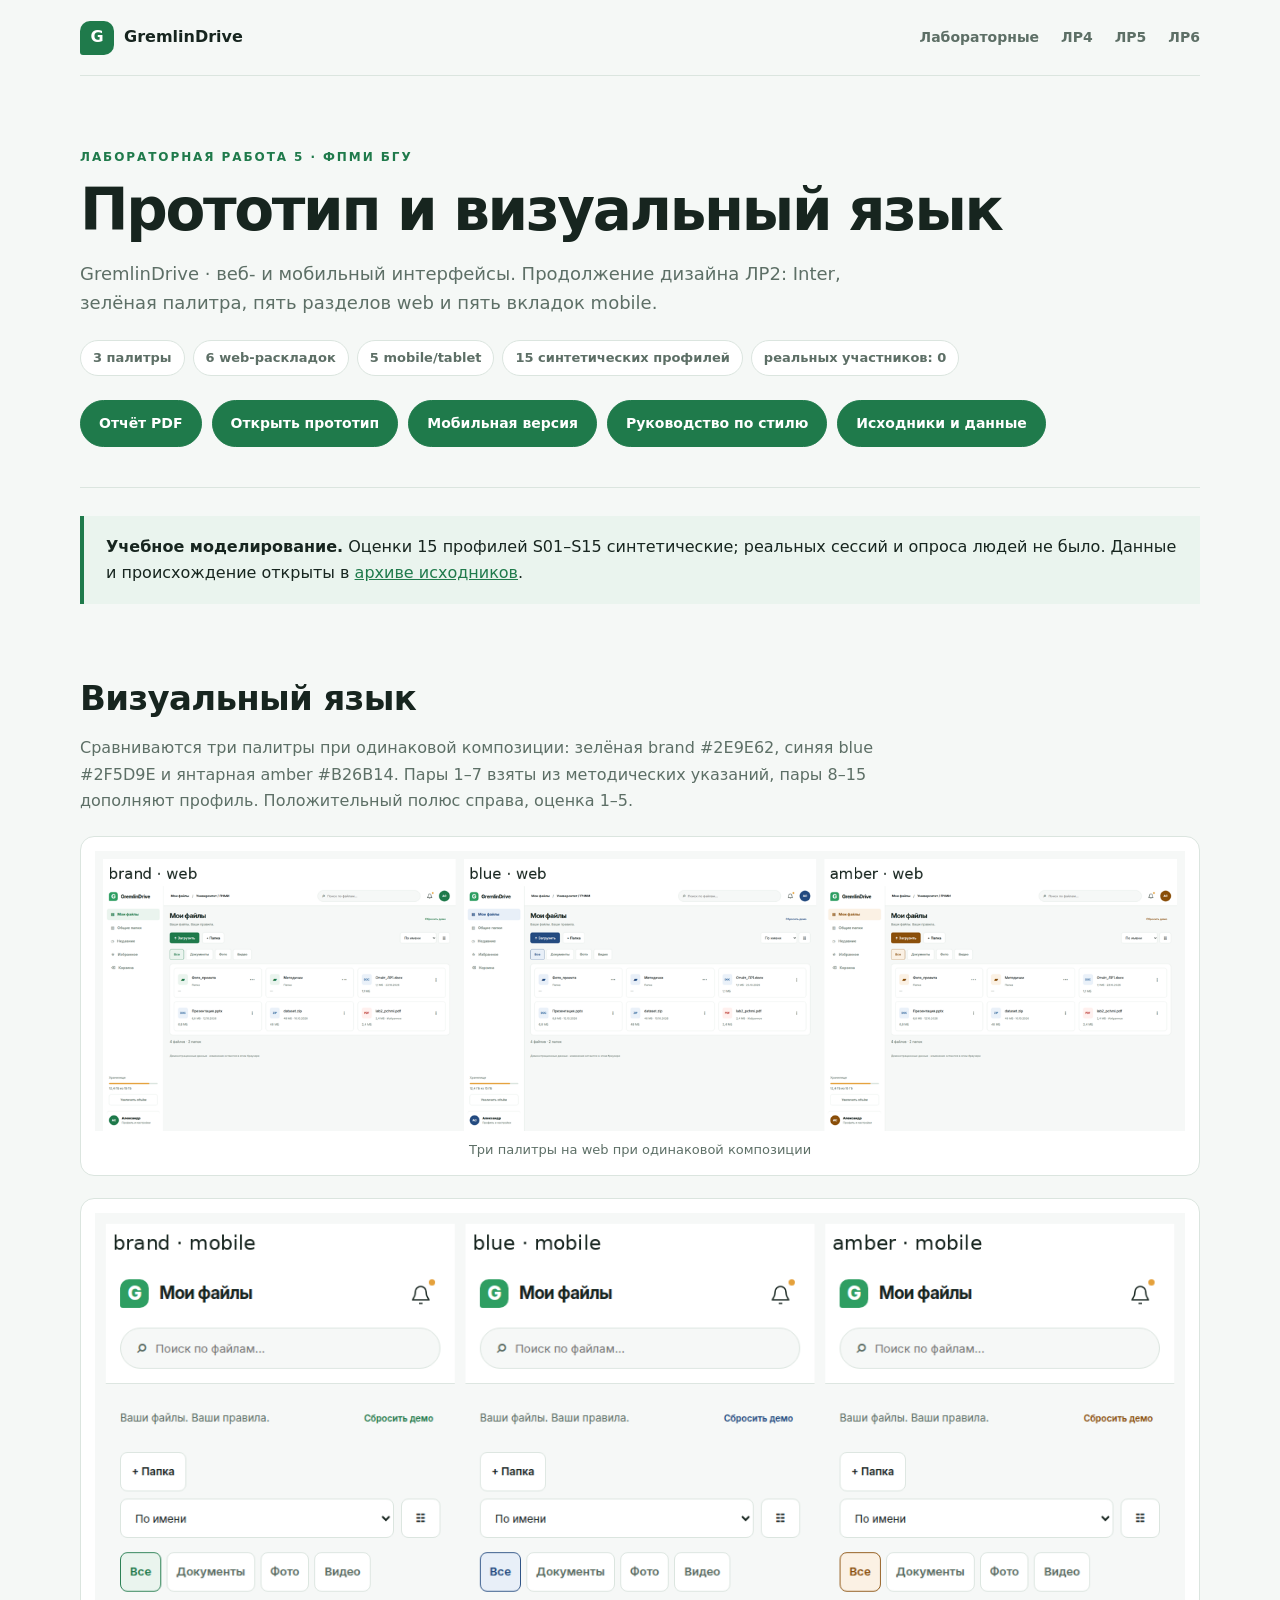
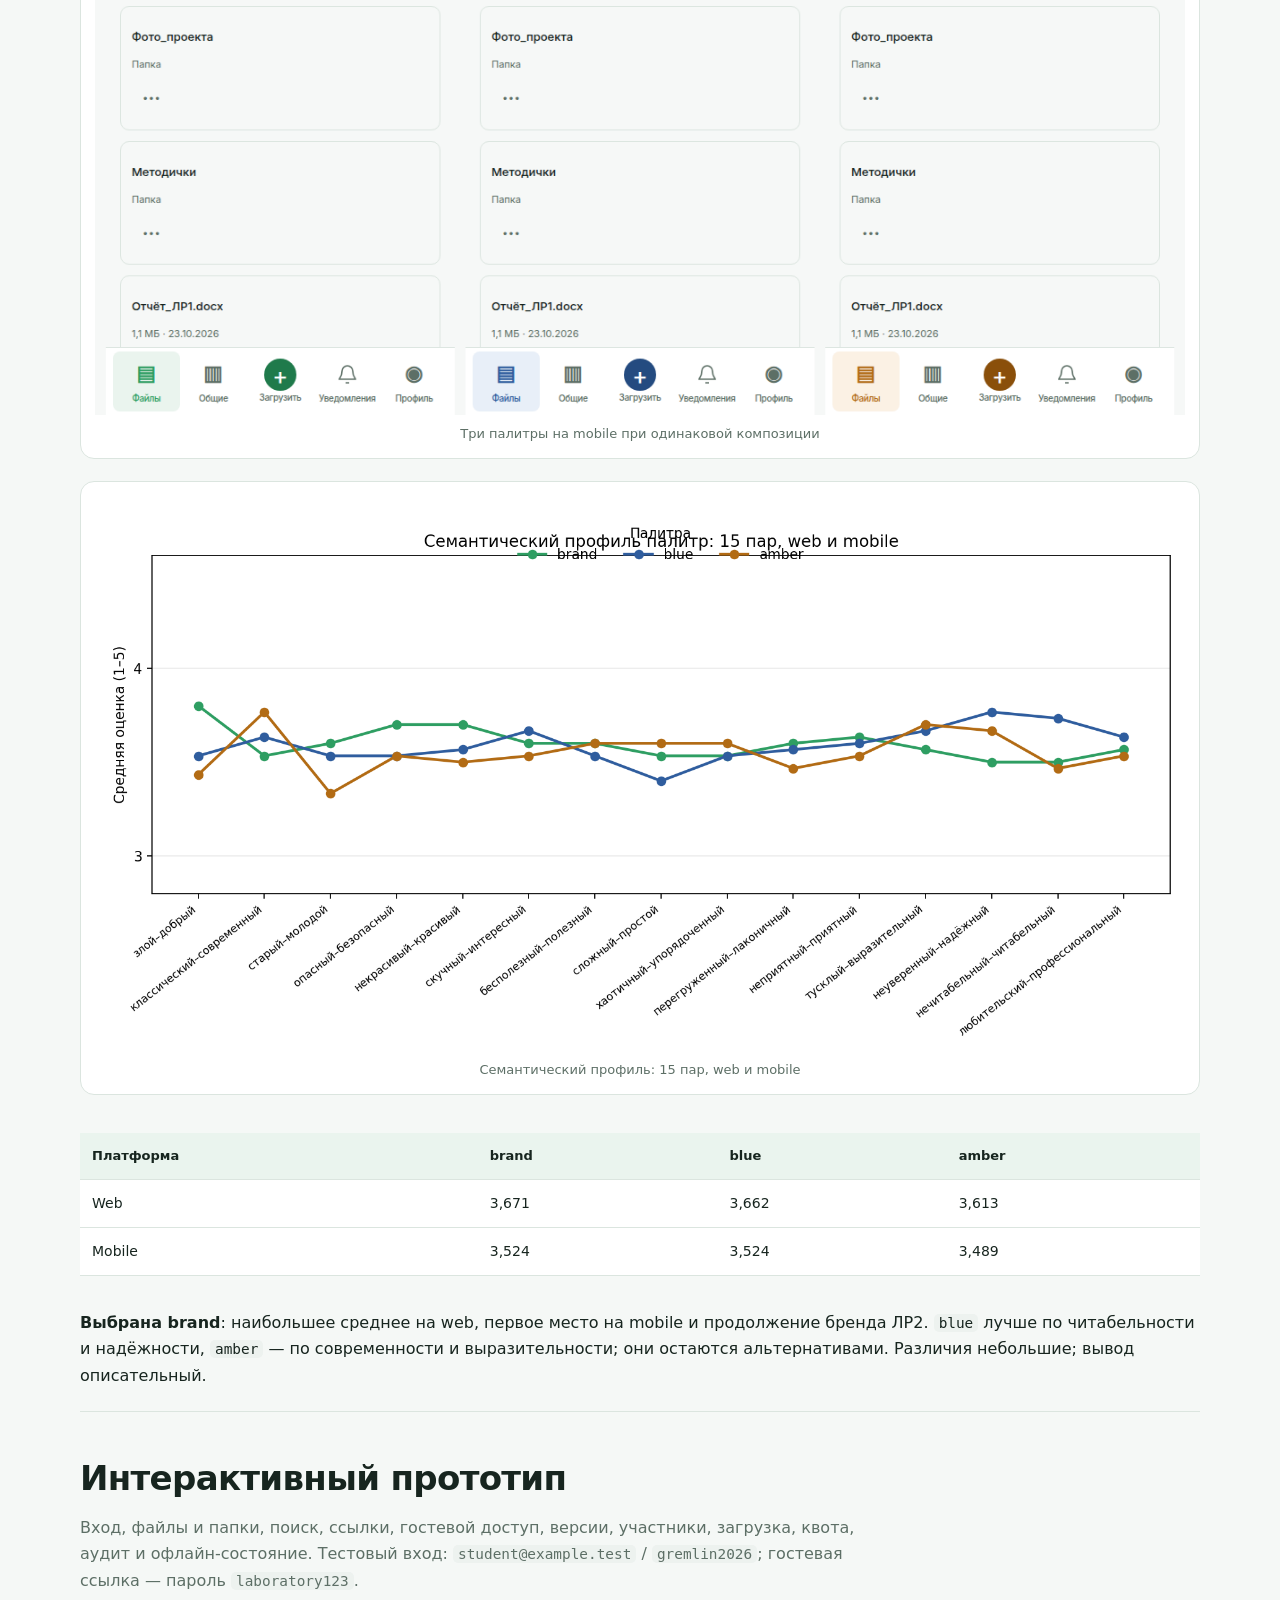
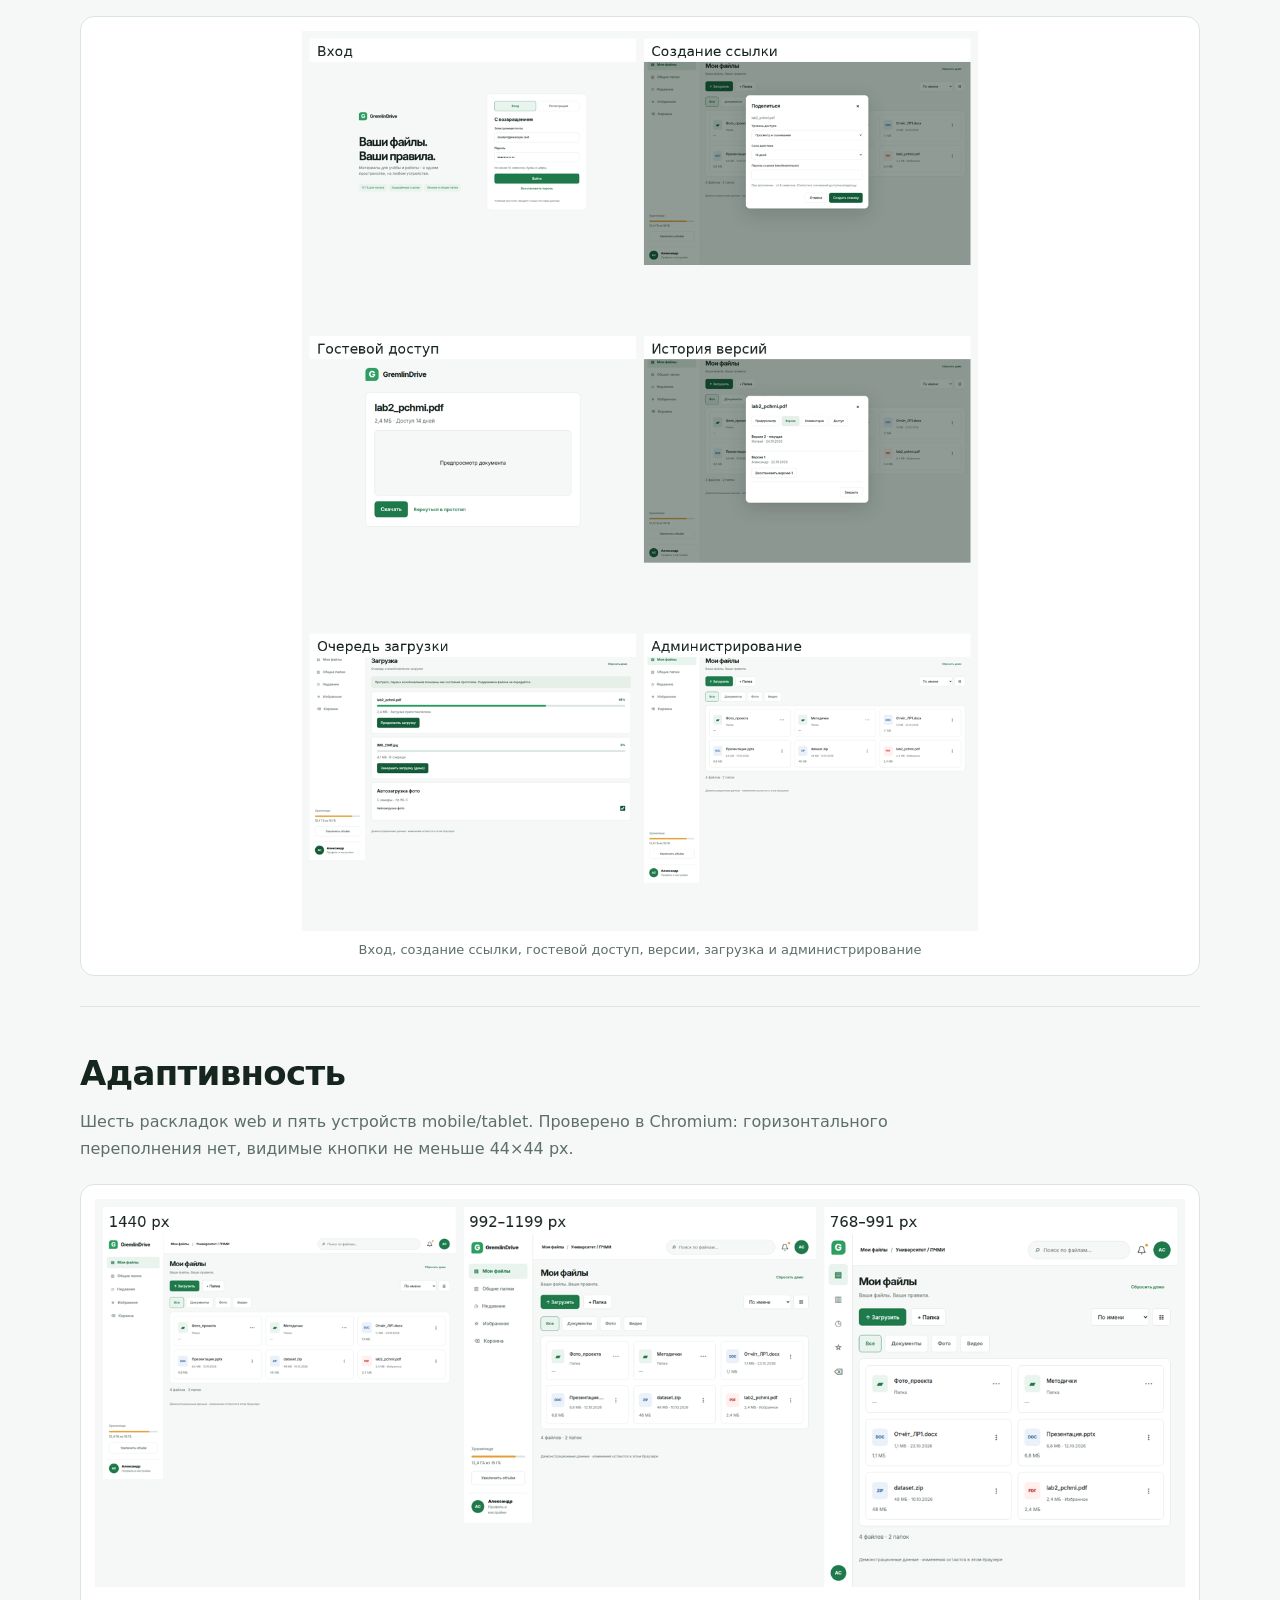
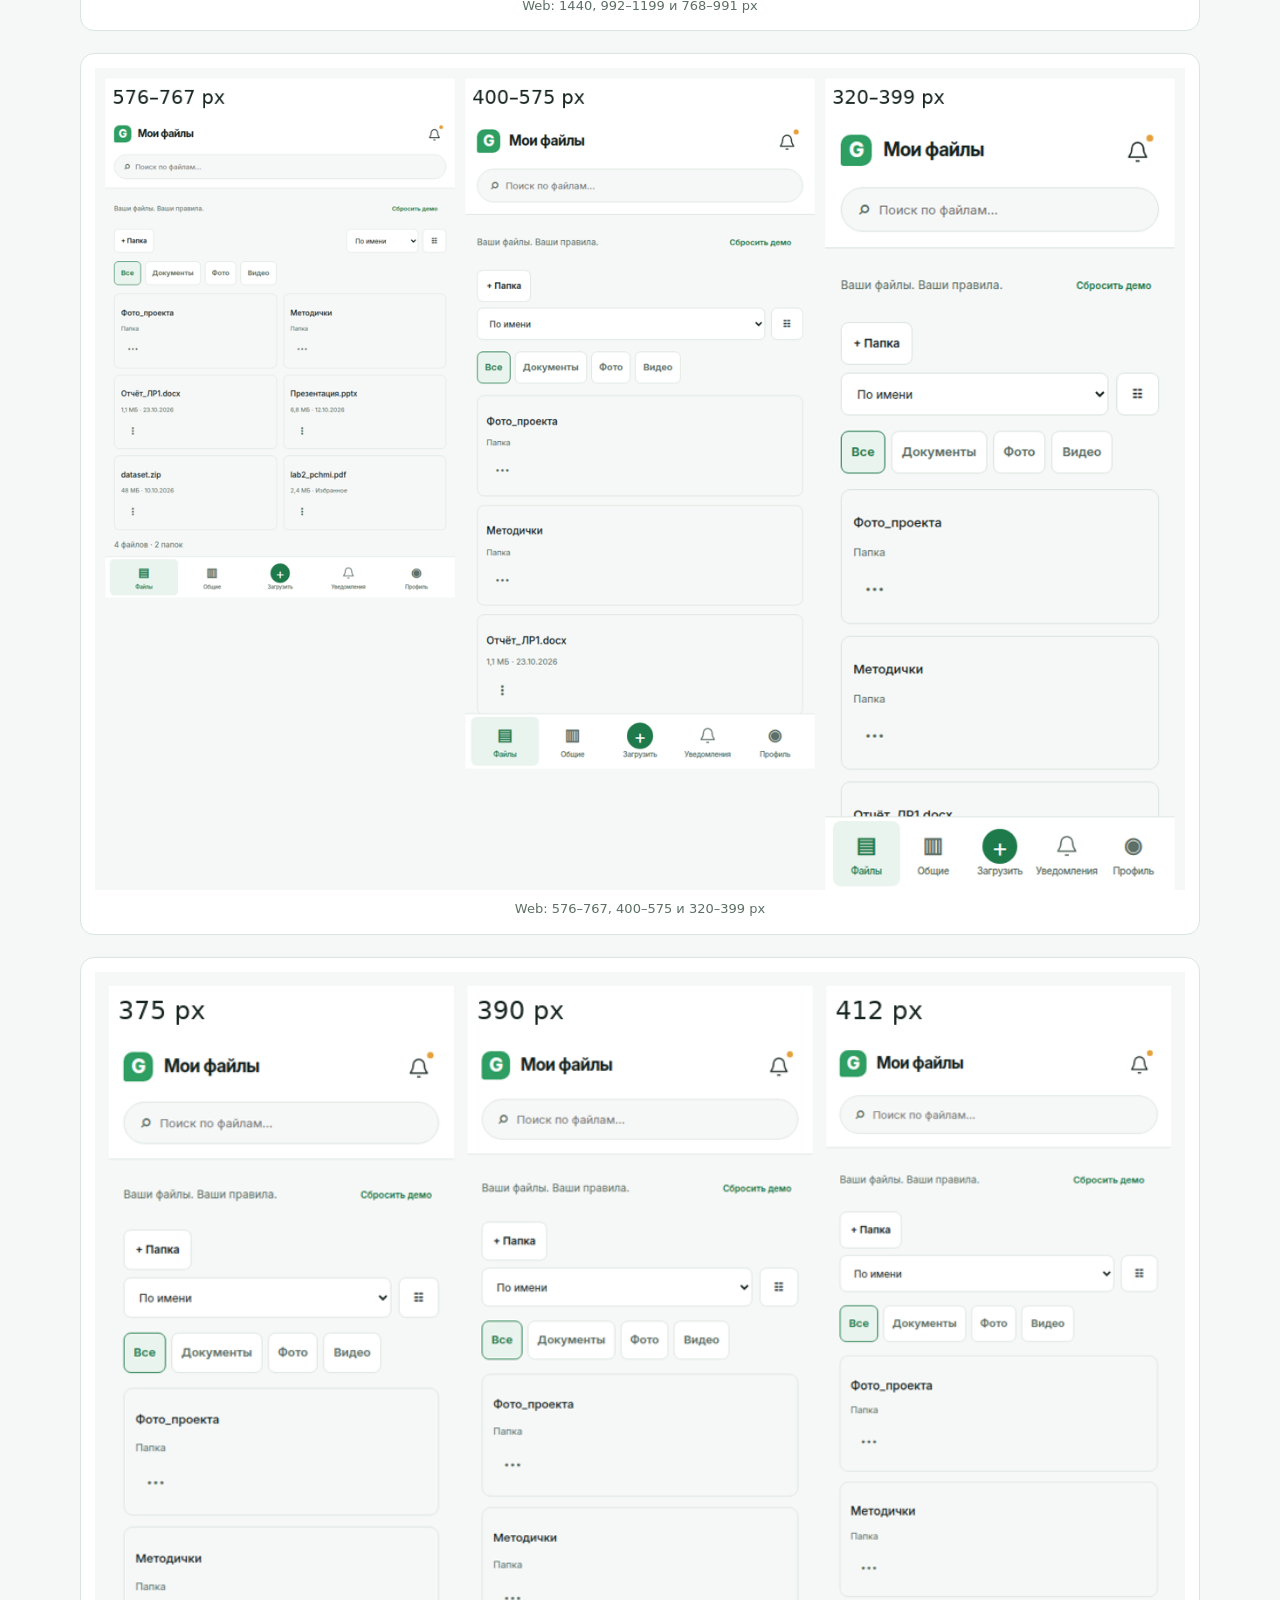
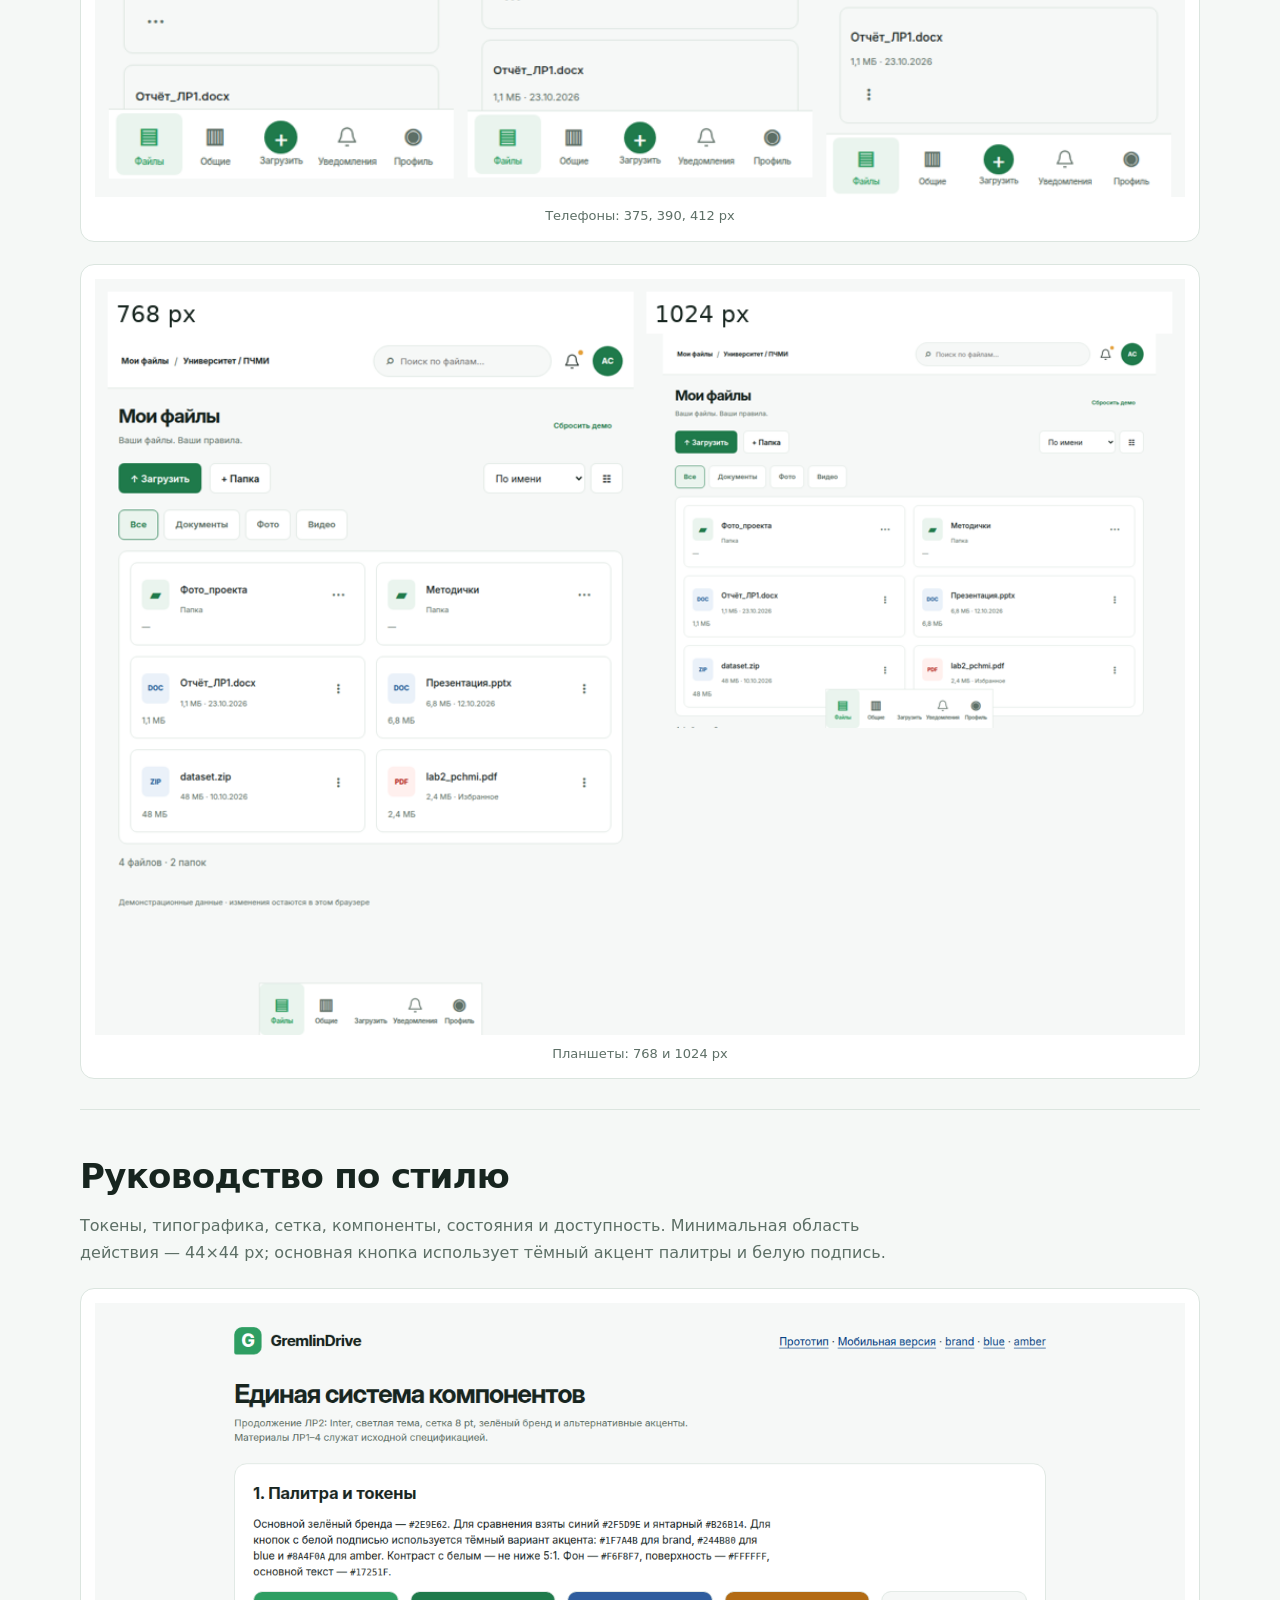
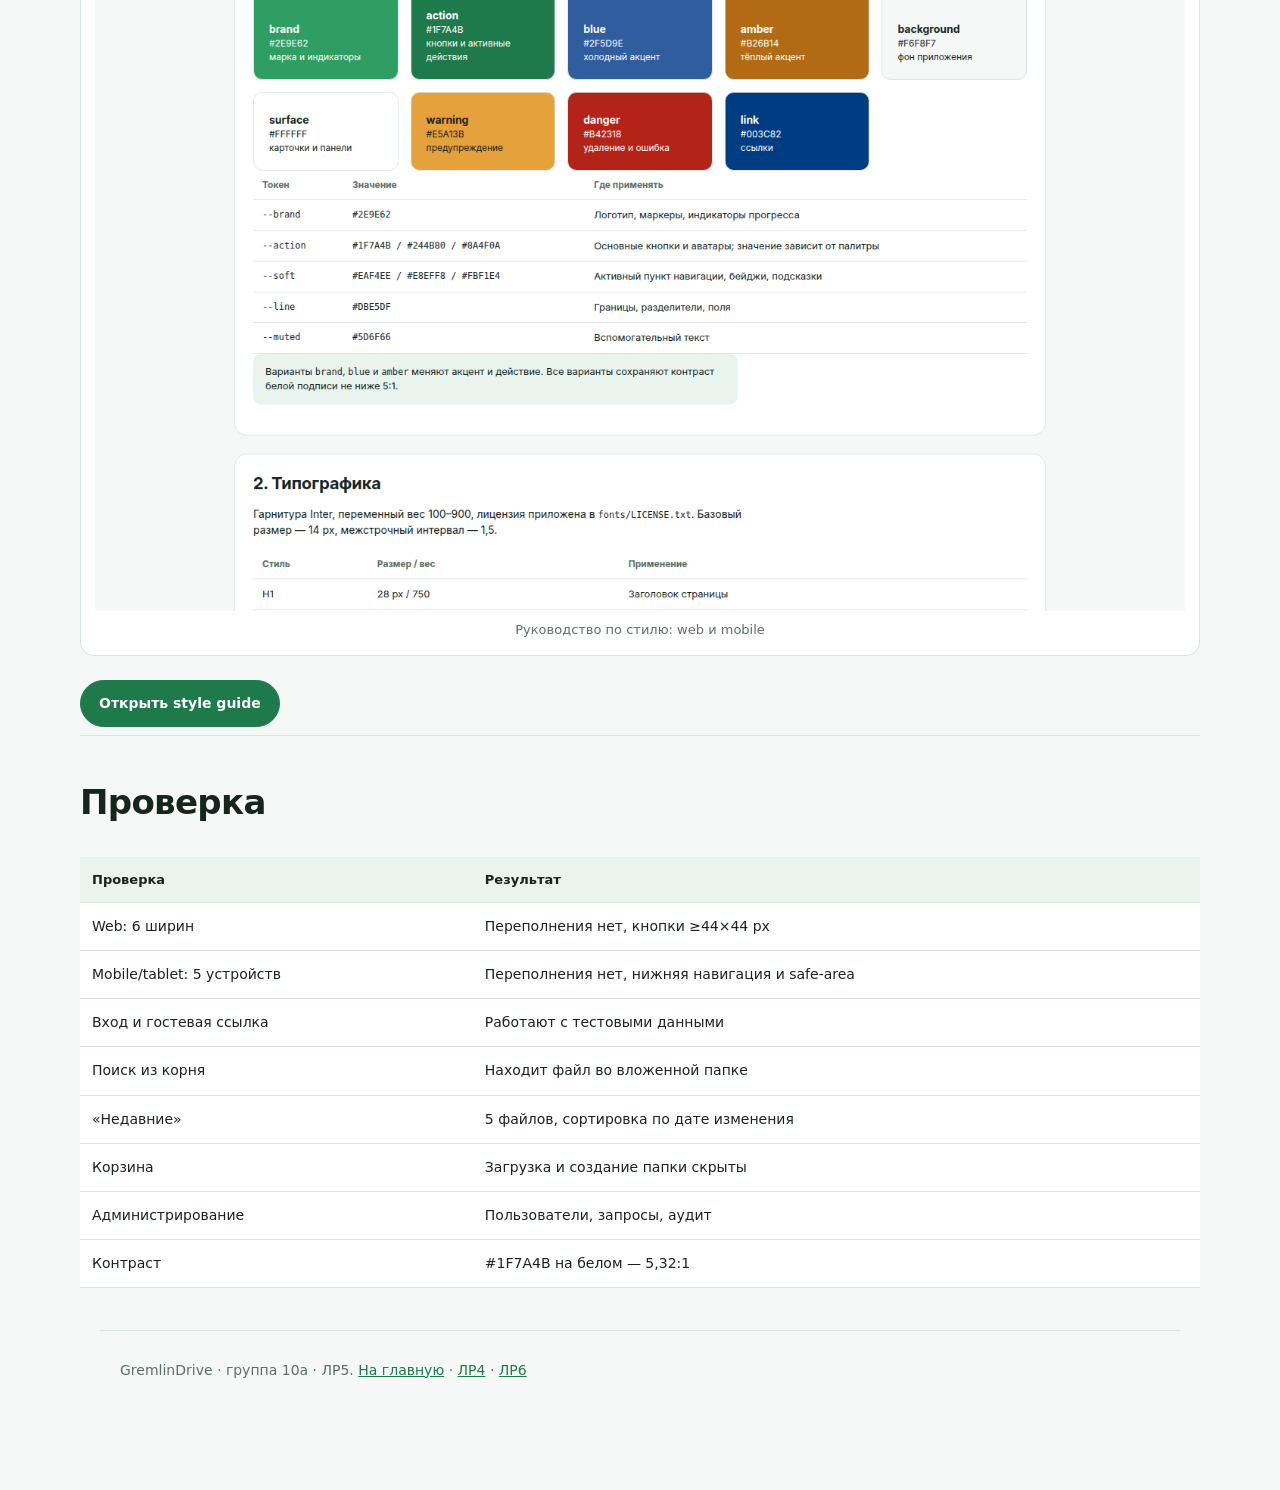
<file: docs/labs/lab5/index.html>
<!doctype html>
<html lang="ru"><head><meta charset="utf-8"><meta name="viewport" content="width=device-width,initial-scale=1">
<title>ЛР5 · GremlinDrive</title>
<link rel="stylesheet" href="study.css"></head>
<body>
<header class="site-header"><a class="brand" href="../../"><span class="brand-mark">G</span>GremlinDrive</a><nav><a href="../">Лабораторные</a><a href="../lab4/">ЛР4</a><a href="../lab5/">ЛР5</a><a href="../lab6/">ЛР6</a></nav></header>
<main>
<section class="hero">
<p class="eyebrow">Лабораторная работа 5 · ФПМИ БГУ</p>
<h1>Прототип и визуальный язык</h1>
<p class="lead">GremlinDrive · веб- и мобильный интерфейсы. Продолжение дизайна ЛР2: Inter, зелёная палитра, пять разделов web и пять вкладок mobile.</p>
<div class="meta"><span class="chip">3 палитры</span><span class="chip">6 web-раскладок</span><span class="chip">5 mobile/tablet</span><span class="chip">15 синтетических профилей</span><span class="chip">реальных участников: 0</span></div>
<div class="actions"><a class="button primary" href="lab5-report.pdf">Отчёт PDF</a><a class="button" href="prototype/">Открыть прототип</a><a class="button" href="prototype/?mobile=1">Мобильная версия</a><a class="button" href="prototype/styleguide.html">Руководство по стилю</a><a class="button" href="lab5-source.zip">Исходники и данные</a></div>
</section>

<aside class="notice"><strong>Учебное моделирование.</strong> Оценки 15 профилей S01–S15 синтетические; реальных сессий и опроса людей не было. Данные и происхождение открыты в <a href="lab5-source.zip">архиве исходников</a>.</aside>

<section class="section" id="visual">
<h2>Визуальный язык</h2>
<p class="section-intro">Сравниваются три палитры при одинаковой композиции: зелёная brand #2E9E62, синяя blue #2F5D9E и янтарная amber #B26B14. Пары 1–7 взяты из методических указаний, пары 8–15 дополняют профиль. Положительный полюс справа, оценка 1–5.</p>
<figure><img loading="lazy" src="assets/palettes-sheet.png" alt="Три палитры на web"><figcaption>Три палитры на web при одинаковой композиции</figcaption></figure>
<figure><img loading="lazy" src="assets/palettes-mobile-sheet.png" alt="Три палитры на mobile"><figcaption>Три палитры на mobile при одинаковой композиции</figcaption></figure>
<figure><img loading="lazy" src="assets/semantic.png" alt="Семантический профиль палитр"><figcaption>Семантический профиль: 15 пар, web и mobile</figcaption></figure>
<div class="table-scroll"><table><thead><tr><th>Платформа</th><th>brand</th><th>blue</th><th>amber</th></tr></thead><tbody><tr><td>Web</td><td>3,671</td><td>3,662</td><td>3,613</td></tr><tr><td>Mobile</td><td>3,524</td><td>3,524</td><td>3,489</td></tr></tbody></table></div>
<p><strong>Выбрана brand</strong>: наибольшее среднее на web, первое место на mobile и продолжение бренда ЛР2. <code>blue</code> лучше по читабельности и надёжности, <code>amber</code> — по современности и выразительности; они остаются альтернативами. Различия небольшие; вывод описательный.</p>
</section>

<section class="section" id="prototype">
<h2>Интерактивный прототип</h2>
<p class="section-intro">Вход, файлы и папки, поиск, ссылки, гостевой доступ, версии, участники, загрузка, квота, аудит и офлайн-состояние. Тестовый вход: <code>student@example.test</code> / <code>gremlin2026</code>; гостевая ссылка — пароль <code>laboratory123</code>.</p>
<figure class="tall"><img loading="lazy" src="assets/scenarios-sheet.png" alt="Сценарии прототипа"><figcaption>Вход, создание ссылки, гостевой доступ, версии, загрузка и администрирование</figcaption></figure>
</section>

<section class="section" id="adaptive">
<h2>Адаптивность</h2>
<p class="section-intro">Шесть раскладок web и пять устройств mobile/tablet. Проверено в Chromium: горизонтального переполнения нет, видимые кнопки не меньше 44×44 px.</p>
<figure><img loading="lazy" src="assets/web-sheet.png" alt="Широкие раскладки web"><figcaption>Web: 1440, 992–1199 и 768–991 px</figcaption></figure>
<figure><img loading="lazy" src="assets/web-compact-sheet.png" alt="Компактные раскладки web"><figcaption>Web: 576–767, 400–575 и 320–399 px</figcaption></figure>
<figure><img loading="lazy" src="assets/mobile-sheet.png" alt="Телефоны"><figcaption>Телефоны: 375, 390, 412 px</figcaption></figure>
<figure><img loading="lazy" src="assets/tablets-sheet.png" alt="Планшеты"><figcaption>Планшеты: 768 и 1024 px</figcaption></figure>
</section>

<section class="section" id="styleguide">
<h2>Руководство по стилю</h2>
<p class="section-intro">Токены, типографика, сетка, компоненты, состояния и доступность. Минимальная область действия — 44×44 px; основная кнопка использует тёмный акцент палитры и белую подпись.</p>
<figure><img loading="lazy" src="assets/styleguide.png" alt="Руководство по стилю GremlinDrive"><figcaption>Руководство по стилю: web и mobile</figcaption></figure>
<div class="actions"><a class="button" href="prototype/styleguide.html">Открыть style guide</a></div>
</section>

<section class="section" id="verification">
<h2>Проверка</h2>
<div class="table-scroll"><table><thead><tr><th>Проверка</th><th>Результат</th></tr></thead><tbody><tr><td>Web: 6 ширин</td><td>Переполнения нет, кнопки ≥44×44 px</td></tr><tr><td>Mobile/tablet: 5 устройств</td><td>Переполнения нет, нижняя навигация и safe-area</td></tr><tr><td>Вход и гостевая ссылка</td><td>Работают с тестовыми данными</td></tr><tr><td>Поиск из корня</td><td>Находит файл во вложенной папке</td></tr><tr><td>«Недавние»</td><td>5 файлов, сортировка по дате изменения</td></tr><tr><td>Корзина</td><td>Загрузка и создание папки скрыты</td></tr><tr><td>Администрирование</td><td>Пользователи, запросы, аудит</td></tr><tr><td>Контраст</td><td>#1F7A4B на белом — 5,32:1</td></tr></tbody></table></div>
</section>

<footer>GremlinDrive · группа 10а · ЛР5. <a href="../../">На главную</a> · <a href="../lab4/">ЛР4</a> · <a href="../lab6/">ЛР6</a></footer>
</main>
</body></html>
</file>
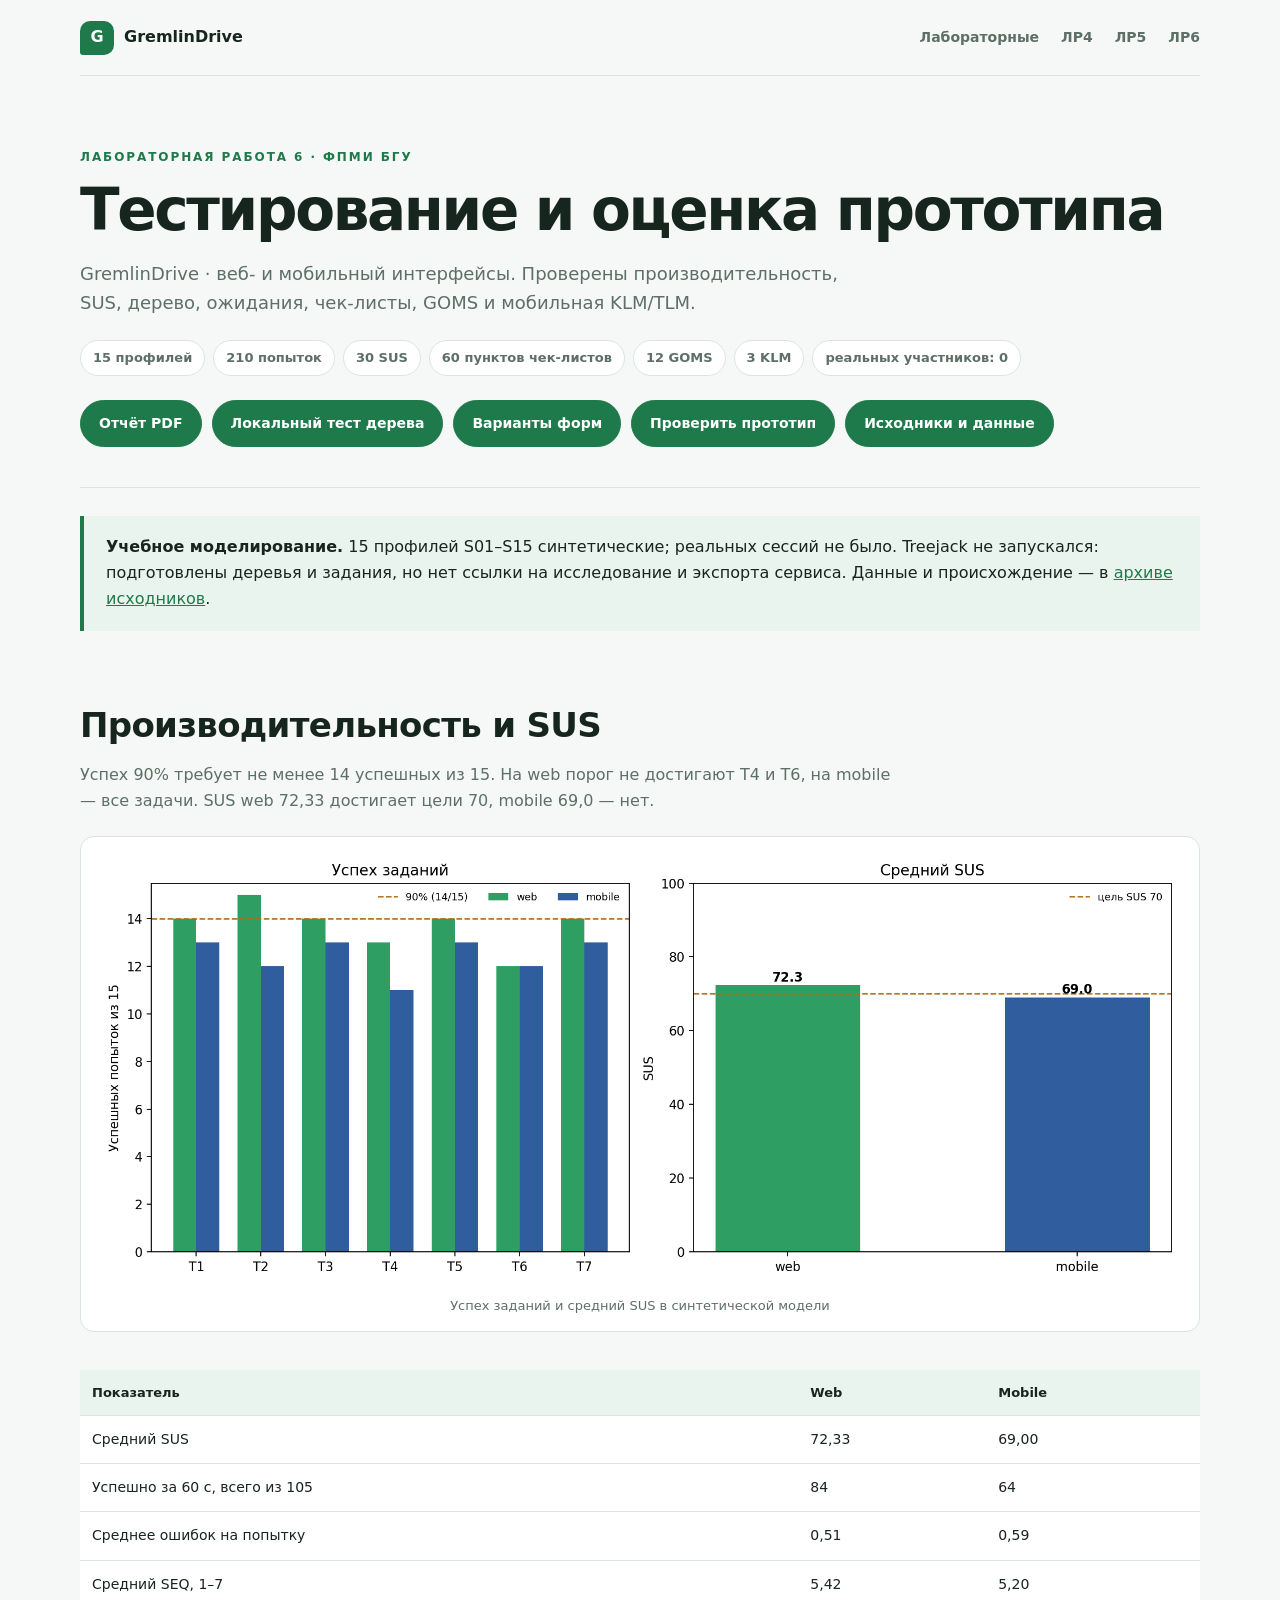
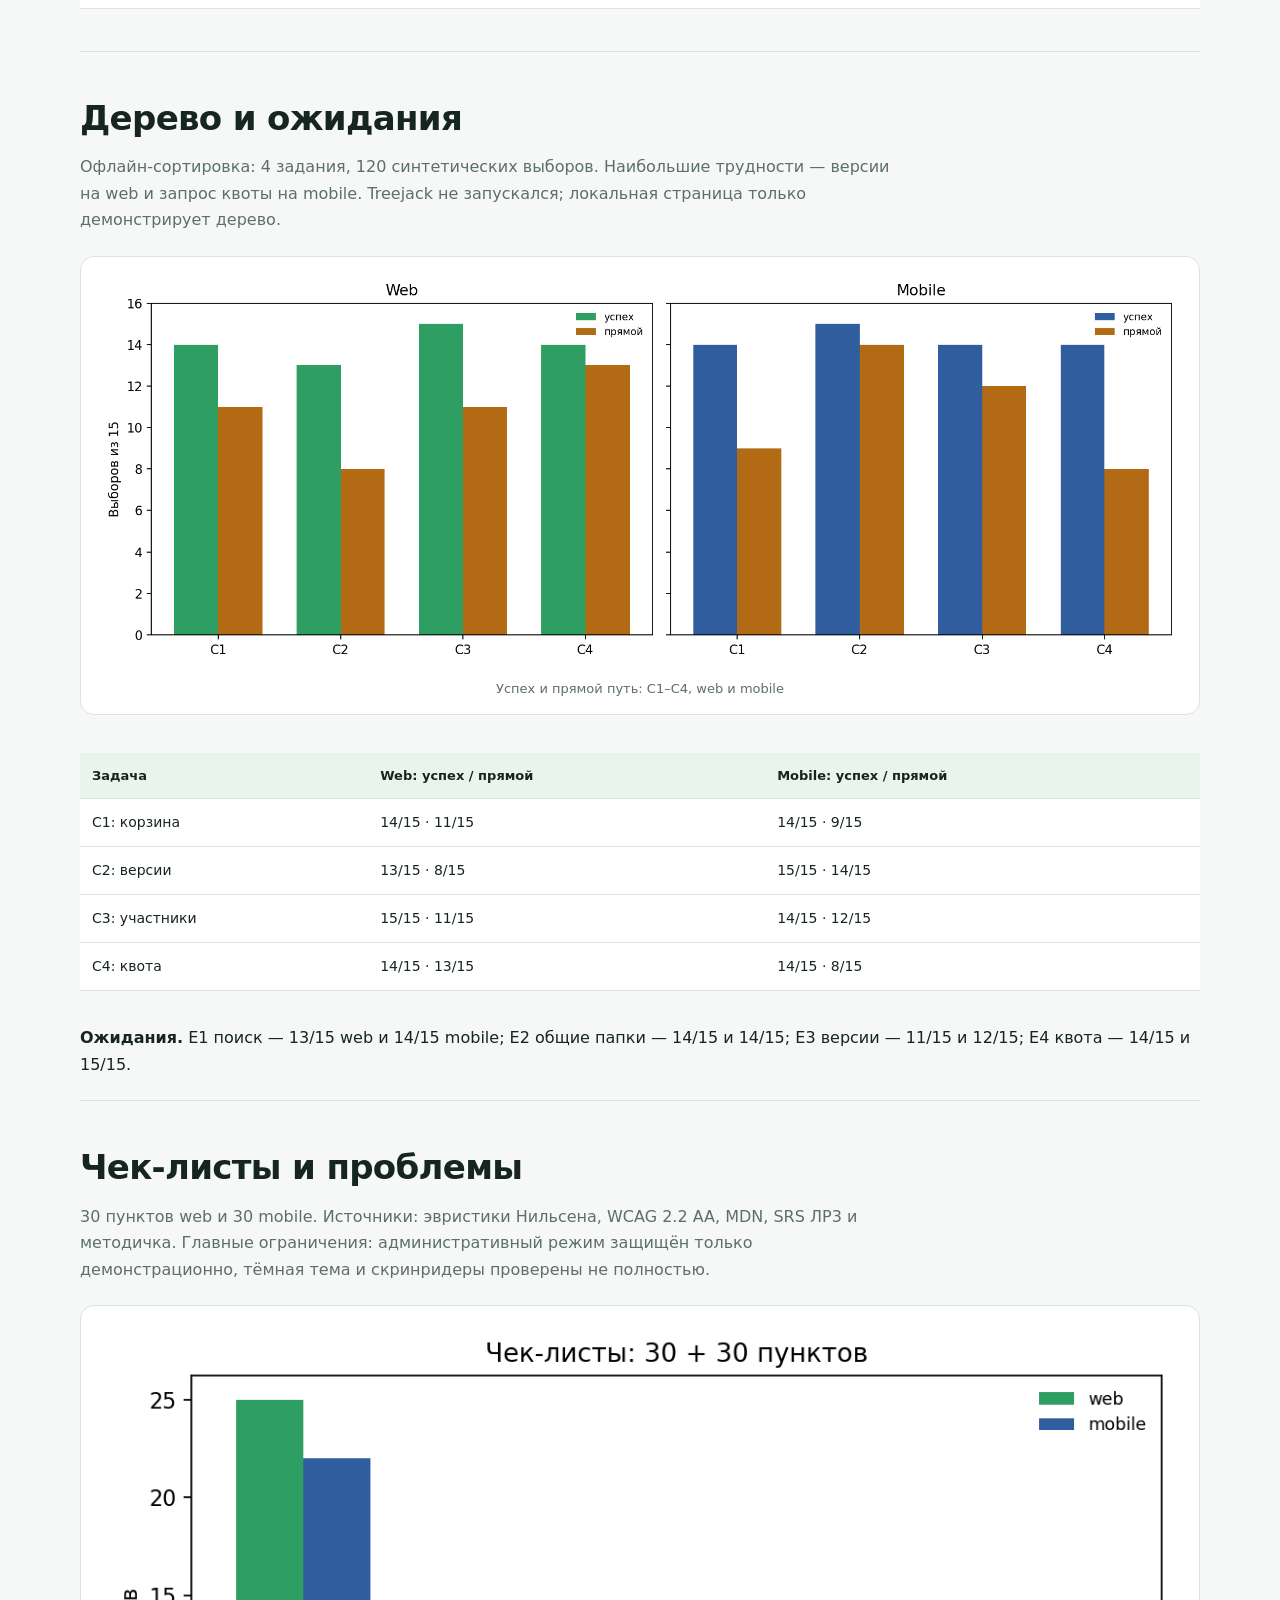
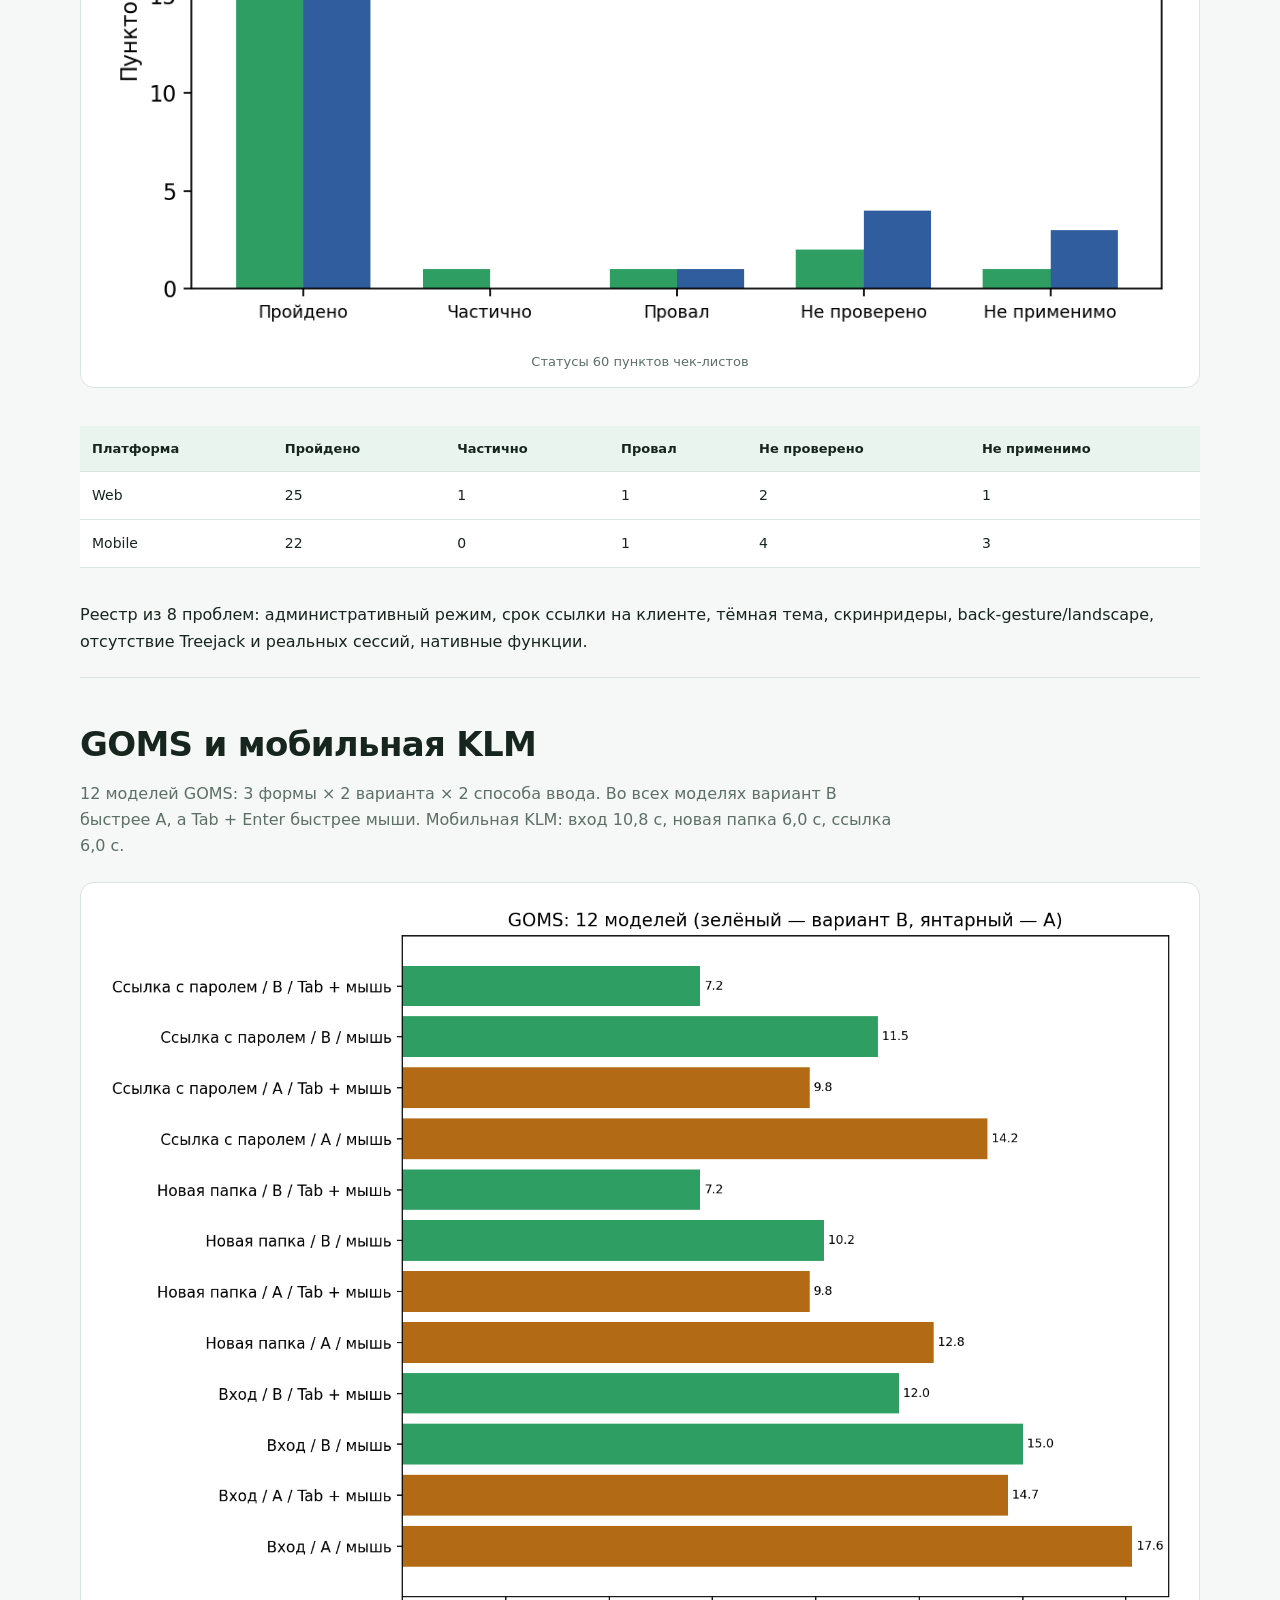
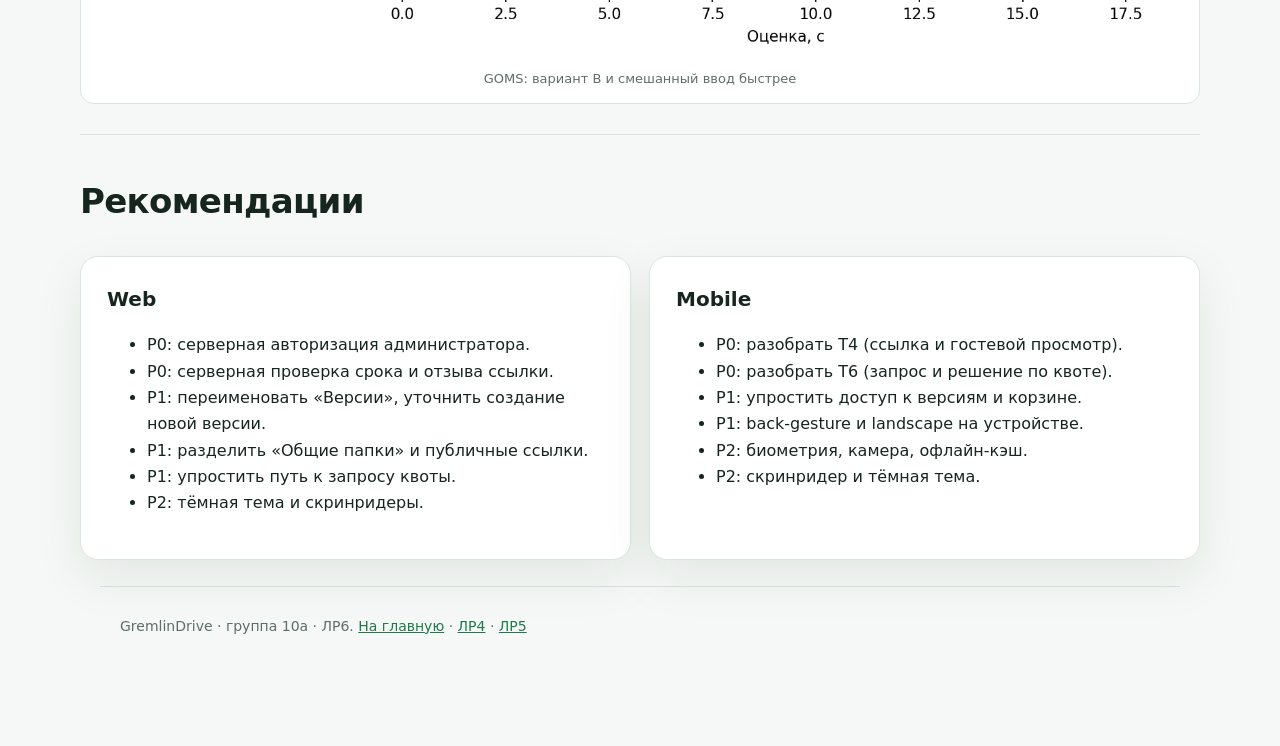
<file: docs/labs/lab6/index.html>
<!doctype html>
<html lang="ru"><head><meta charset="utf-8"><meta name="viewport" content="width=device-width,initial-scale=1">
<title>ЛР6 · GremlinDrive</title>
<link rel="stylesheet" href="study.css"></head>
<body>
<header class="site-header"><a class="brand" href="../../"><span class="brand-mark">G</span>GremlinDrive</a><nav><a href="../">Лабораторные</a><a href="../lab4/">ЛР4</a><a href="../lab5/">ЛР5</a><a href="../lab6/">ЛР6</a></nav></header>
<main>
<section class="hero">
<p class="eyebrow">Лабораторная работа 6 · ФПМИ БГУ</p>
<h1>Тестирование и оценка прототипа</h1>
<p class="lead">GremlinDrive · веб- и мобильный интерфейсы. Проверены производительность, SUS, дерево, ожидания, чек-листы, GOMS и мобильная KLM/TLM.</p>
<div class="meta"><span class="chip">15 профилей</span><span class="chip">210 попыток</span><span class="chip">30 SUS</span><span class="chip">60 пунктов чек-листов</span><span class="chip">12 GOMS</span><span class="chip">3 KLM</span><span class="chip">реальных участников: 0</span></div>
<div class="actions"><a class="button primary" href="lab6-report.pdf">Отчёт PDF</a><a class="button" href="tree.html">Локальный тест дерева</a><a class="button" href="forms.html">Варианты форм</a><a class="button" href="../lab5/prototype/">Проверить прототип</a><a class="button" href="lab6-source.zip">Исходники и данные</a></div>
</section>

<aside class="notice"><strong>Учебное моделирование.</strong> 15 профилей S01–S15 синтетические; реальных сессий не было. Treejack не запускался: подготовлены деревья и задания, но нет ссылки на исследование и экспорта сервиса. Данные и происхождение — в <a href="lab6-source.zip">архиве исходников</a>.</aside>

<section class="section" id="results">
<h2>Производительность и SUS</h2>
<p class="section-intro">Успех 90% требует не менее 14 успешных из 15. На web порог не достигают T4 и T6, на mobile — все задачи. SUS web 72,33 достигает цели 70, mobile 69,0 — нет.</p>
<figure><img loading="lazy" src="assets/results.png" alt="Успех заданий и SUS"><figcaption>Успех заданий и средний SUS в синтетической модели</figcaption></figure>
<div class="table-scroll"><table><thead><tr><th>Показатель</th><th>Web</th><th>Mobile</th></tr></thead><tbody><tr><td>Средний SUS</td><td>72,33</td><td>69,00</td></tr><tr><td>Успешно за 60 с, всего из 105</td><td>84</td><td>64</td></tr><tr><td>Среднее ошибок на попытку</td><td>0,51</td><td>0,59</td></tr><tr><td>Средний SEQ, 1–7</td><td>5,42</td><td>5,20</td></tr></tbody></table></div>
</section>

<section class="section" id="tree">
<h2>Дерево и ожидания</h2>
<p class="section-intro">Офлайн-сортировка: 4 задания, 120 синтетических выборов. Наибольшие трудности — версии на web и запрос квоты на mobile. Treejack не запускался; локальная страница только демонстрирует дерево.</p>
<figure><img loading="lazy" src="assets/tree.png" alt="Успех и прямой путь в дереве"><figcaption>Успех и прямой путь: C1–C4, web и mobile</figcaption></figure>
<div class="table-scroll"><table><thead><tr><th>Задача</th><th>Web: успех / прямой</th><th>Mobile: успех / прямой</th></tr></thead><tbody><tr><td>C1: корзина</td><td>14/15 · 11/15</td><td>14/15 · 9/15</td></tr><tr><td>C2: версии</td><td>13/15 · 8/15</td><td>15/15 · 14/15</td></tr><tr><td>C3: участники</td><td>15/15 · 11/15</td><td>14/15 · 12/15</td></tr><tr><td>C4: квота</td><td>14/15 · 13/15</td><td>14/15 · 8/15</td></tr></tbody></table></div>
<p><strong>Ожидания.</strong> E1 поиск — 13/15 web и 14/15 mobile; E2 общие папки — 14/15 и 14/15; E3 версии — 11/15 и 12/15; E4 квота — 14/15 и 15/15.</p>
</section>

<section class="section" id="checklists">
<h2>Чек-листы и проблемы</h2>
<p class="section-intro">30 пунктов web и 30 mobile. Источники: эвристики Нильсена, WCAG 2.2 AA, MDN, SRS ЛР3 и методичка. Главные ограничения: административный режим защищён только демонстрационно, тёмная тема и скринридеры проверены не полностью.</p>
<figure><img loading="lazy" src="assets/checklists.png" alt="Статусы чек-листов"><figcaption>Статусы 60 пунктов чек-листов</figcaption></figure>
<div class="table-scroll"><table><thead><tr><th>Платформа</th><th>Пройдено</th><th>Частично</th><th>Провал</th><th>Не проверено</th><th>Не применимо</th></tr></thead><tbody><tr><td>Web</td><td>25</td><td>1</td><td>1</td><td>2</td><td>1</td></tr><tr><td>Mobile</td><td>22</td><td>0</td><td>1</td><td>4</td><td>3</td></tr></tbody></table></div>
<p>Реестр из 8 проблем: административный режим, срок ссылки на клиенте, тёмная тема, скринридеры, back-gesture/landscape, отсутствие Treejack и реальных сессий, нативные функции.</p>
</section>

<section class="section" id="goms">
<h2>GOMS и мобильная KLM</h2>
<p class="section-intro">12 моделей GOMS: 3 формы × 2 варианта × 2 способа ввода. Во всех моделях вариант B быстрее A, а Tab + Enter быстрее мыши. Мобильная KLM: вход 10,8 с, новая папка 6,0 с, ссылка 6,0 с.</p>
<figure><img loading="lazy" src="assets/goms.png" alt="GOMS: 12 моделей"><figcaption>GOMS: вариант B и смешанный ввод быстрее</figcaption></figure>
</section>

<section class="section" id="recommendations">
<h2>Рекомендации</h2>
<div class="grid-2">
<div class="card"><h3>Web</h3><ul><li>P0: серверная авторизация администратора.</li><li>P0: серверная проверка срока и отзыва ссылки.</li><li>P1: переименовать «Версии», уточнить создание новой версии.</li><li>P1: разделить «Общие папки» и публичные ссылки.</li><li>P1: упростить путь к запросу квоты.</li><li>P2: тёмная тема и скринридеры.</li></ul></div>
<div class="card"><h3>Mobile</h3><ul><li>P0: разобрать T4 (ссылка и гостевой просмотр).</li><li>P0: разобрать T6 (запрос и решение по квоте).</li><li>P1: упростить доступ к версиям и корзине.</li><li>P1: back-gesture и landscape на устройстве.</li><li>P2: биометрия, камера, офлайн-кэш.</li><li>P2: скринридер и тёмная тема.</li></ul></div>
</div>
</section>

<footer>GremlinDrive · группа 10а · ЛР6. <a href="../../">На главную</a> · <a href="../lab4/">ЛР4</a> · <a href="../lab5/">ЛР5</a></footer>
</main>
</body></html>
</file>
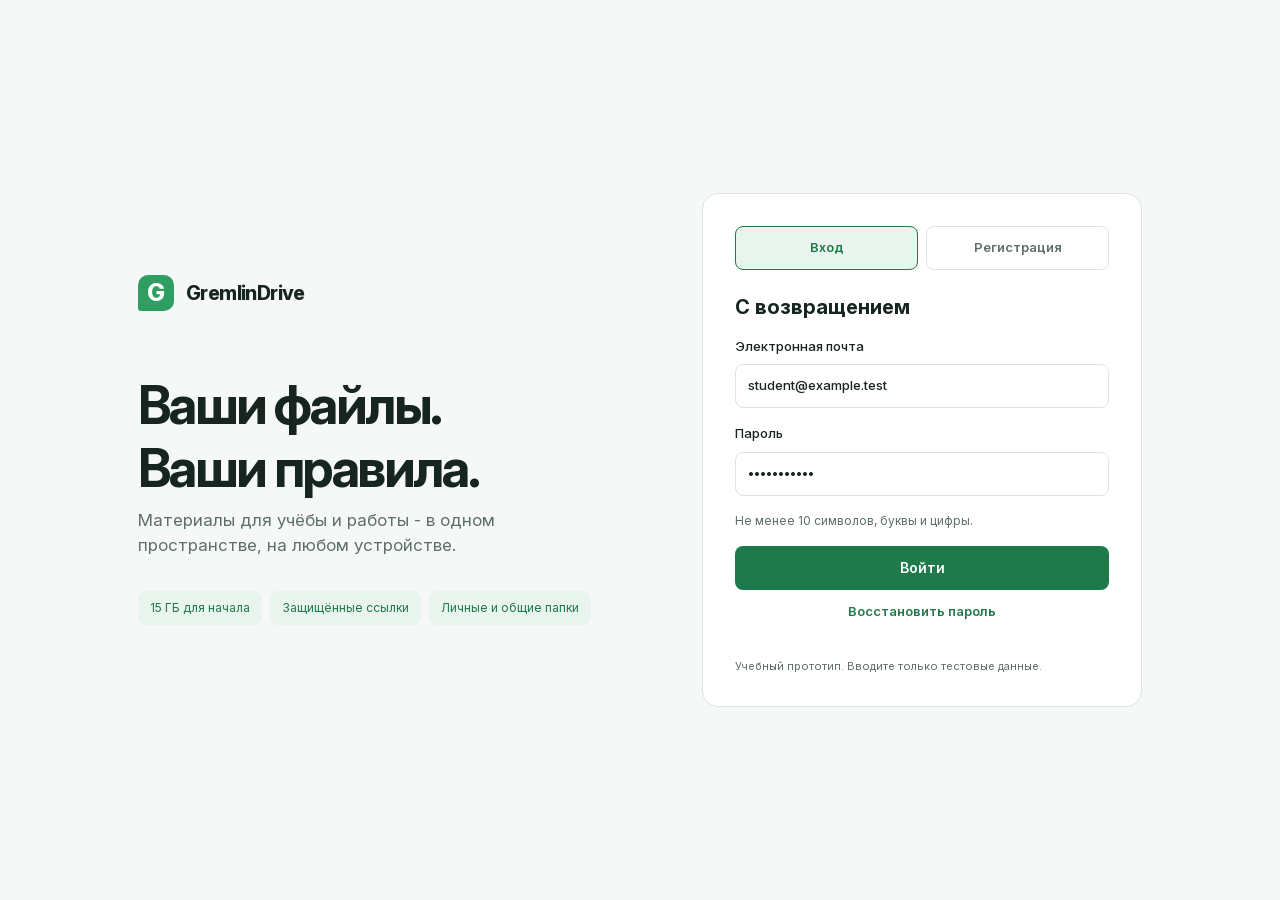
<file: docs/labs/lab5/prototype/index.html>
<!doctype html>
<html lang="ru"><head><meta charset="utf-8"><meta name="viewport" content="width=device-width,initial-scale=1"><title>GremlinDrive - ваши файлы, ваши правила</title><link rel="stylesheet" href="style.css"></head><body>
<a class="skip" href="#main" hidden>К основному содержимому</a>
<section id="auth" class="auth-page"><div class="auth-intro"><a class="brand" href="../"><span class="mark">G</span>GremlinDrive</a><h1>Ваши файлы.<br>Ваши правила.</h1><p>Материалы для учёбы и работы - в одном пространстве, на любом устройстве.</p><div class="auth-benefits"><span>15 ГБ для начала</span><span>Защищённые ссылки</span><span>Личные и общие папки</span></div></div><div class="auth-card"><div class="tabs" role="tablist" aria-label="Учётная запись"><button id="login-tab" class="selected" type="button" role="tab" aria-selected="true">Вход</button><button id="register-tab" type="button" role="tab" aria-selected="false">Регистрация</button></div><form id="auth-form"><h2 id="auth-title">С возвращением</h2><label id="name-field" hidden>Имя<input name="fullName" autocomplete="name" value="Александр"></label><label>Электронная почта<input name="email" type="email" required autocomplete="username" value="student@example.test"></label><label>Пароль<input name="password" type="password" required minlength="10" autocomplete="current-password" value="gremlin2026"></label><label id="confirm-field" hidden>Повтор пароля<input name="confirm" type="password" minlength="10" autocomplete="new-password"></label><p class="field-help">Не менее 10 символов, буквы и цифры.</p><p id="auth-error" class="error" role="alert"></p><button id="auth-submit" class="primary wide" type="submit">Войти</button><button id="forgot" class="text-button wide" type="button">Восстановить пароль</button></form><p class="demo-note">Учебный прототип. Вводите только тестовые данные.</p></div></section>
<div id="app" hidden><aside class="sidebar"><a class="brand" href="#"><span class="mark">G</span>GremlinDrive</a><nav aria-label="Основная навигация"><button data-view="files" class="nav active">▤ <span>Мои файлы</span></button><button data-view="shared" class="nav">▥ <span>Общие папки</span></button><button data-view="recent" class="nav">◷ <span>Недавние</span></button><button data-view="favorites" class="nav">☆ <span>Избранное</span></button><button data-view="trash" class="nav">⌫ <span>Корзина</span></button><button data-view="admin" id="admin-nav" class="nav" hidden>⚙ <span>Администрирование</span></button></nav><div class="storage"><span>Хранилище</span><div class="meter"><span id="quota-bar"></span></div><strong id="quota-text">12,4 ГБ из 15 ГБ</strong><button id="quota-shortcut" class="outline wide">Увеличить объём</button></div><button data-view="profile" class="account"><span class="avatar">АС</span><span><strong>Александр</strong><small>Профиль и настройки</small></span></button></aside>
<header class="topbar"><div class="mobile-heading"><span class="mark">G</span><strong id="mobile-title">Мои файлы</strong></div><nav id="breadcrumbs" class="breadcrumbs" aria-label="Путь к папке"></nav><label class="search-shell"><span aria-hidden="true">⌕</span><input id="search" aria-label="Поиск файлов" placeholder="Поиск по файлам..."></label><button data-view="notifications" class="icon-button" aria-label="Уведомления"><svg viewBox="0 0 24 24" fill="none" stroke="currentColor" stroke-width="1.6" aria-hidden="true"><path d="M18 8a6 6 0 0 0-12 0c0 7-3 7-3 9h18c0-2-3-2-3-9M10 21h4"/></svg><span id="notification-dot"></span></button><button data-view="profile" class="avatar-button" aria-label="Профиль">АС</button></header>
<main id="main"><div class="page-heading"><div><h1 id="view-title">Мои файлы</h1><p id="view-subtitle" class="muted">Личное пространство</p></div><div class="demo-controls"><button id="reset" class="text-button">Сбросить демо</button></div></div><div id="workspace"></div><p class="demo-footnote">Демонстрационные данные · изменения остаются в этом браузере</p></main>
<nav class="bottomnav" aria-label="Мобильная навигация"><button data-view="files" class="active">▤<span>Файлы</span></button><button data-view="shared">▥<span>Общие</span></button><button id="mobile-upload" class="upload-tab" aria-label="Загрузить"><b>+</b><span>Загрузить</span></button><button data-view="notifications"><svg viewBox="0 0 24 24" fill="none" stroke="currentColor" stroke-width="1.6" aria-hidden="true"><path d="M18 8a6 6 0 0 0-12 0c0 7-3 7-3 9h18c0-2-3-2-3-9M10 21h4"/></svg><span>Уведомления</span></button><button data-view="profile">◉<span>Профиль</span></button></nav></div>
<section id="guest" class="guest-page" hidden></section><input type="file" id="file-input" multiple hidden>
<dialog id="modal"><form id="modal-form"><div class="modal-head"><h2 id="modal-title"></h2><button type="button" id="close-modal" class="icon-button" aria-label="Закрыть диалог">×</button></div><div id="modal-body"></div><div id="modal-actions" class="modal-actions"></div></form></dialog><div id="toast" role="status" aria-live="polite"></div><script src="app.js"></script></body></html>
</file>
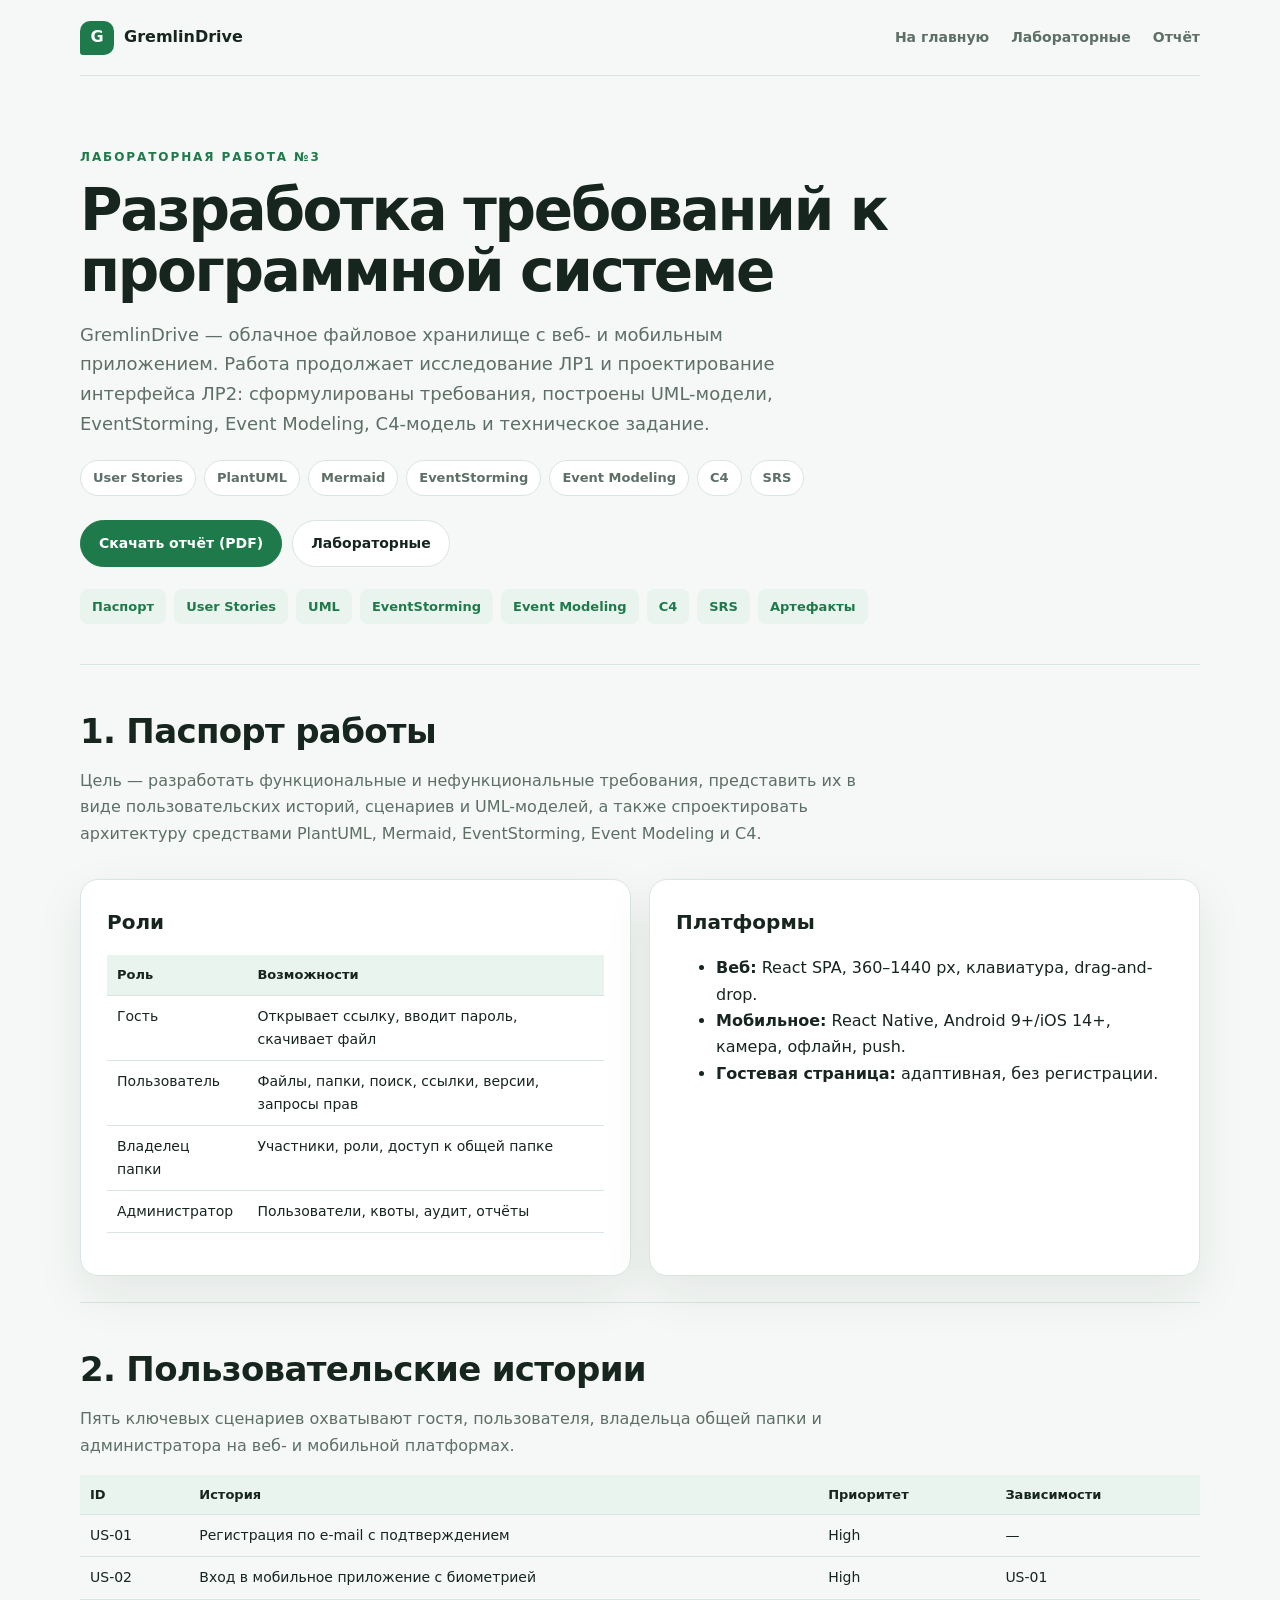
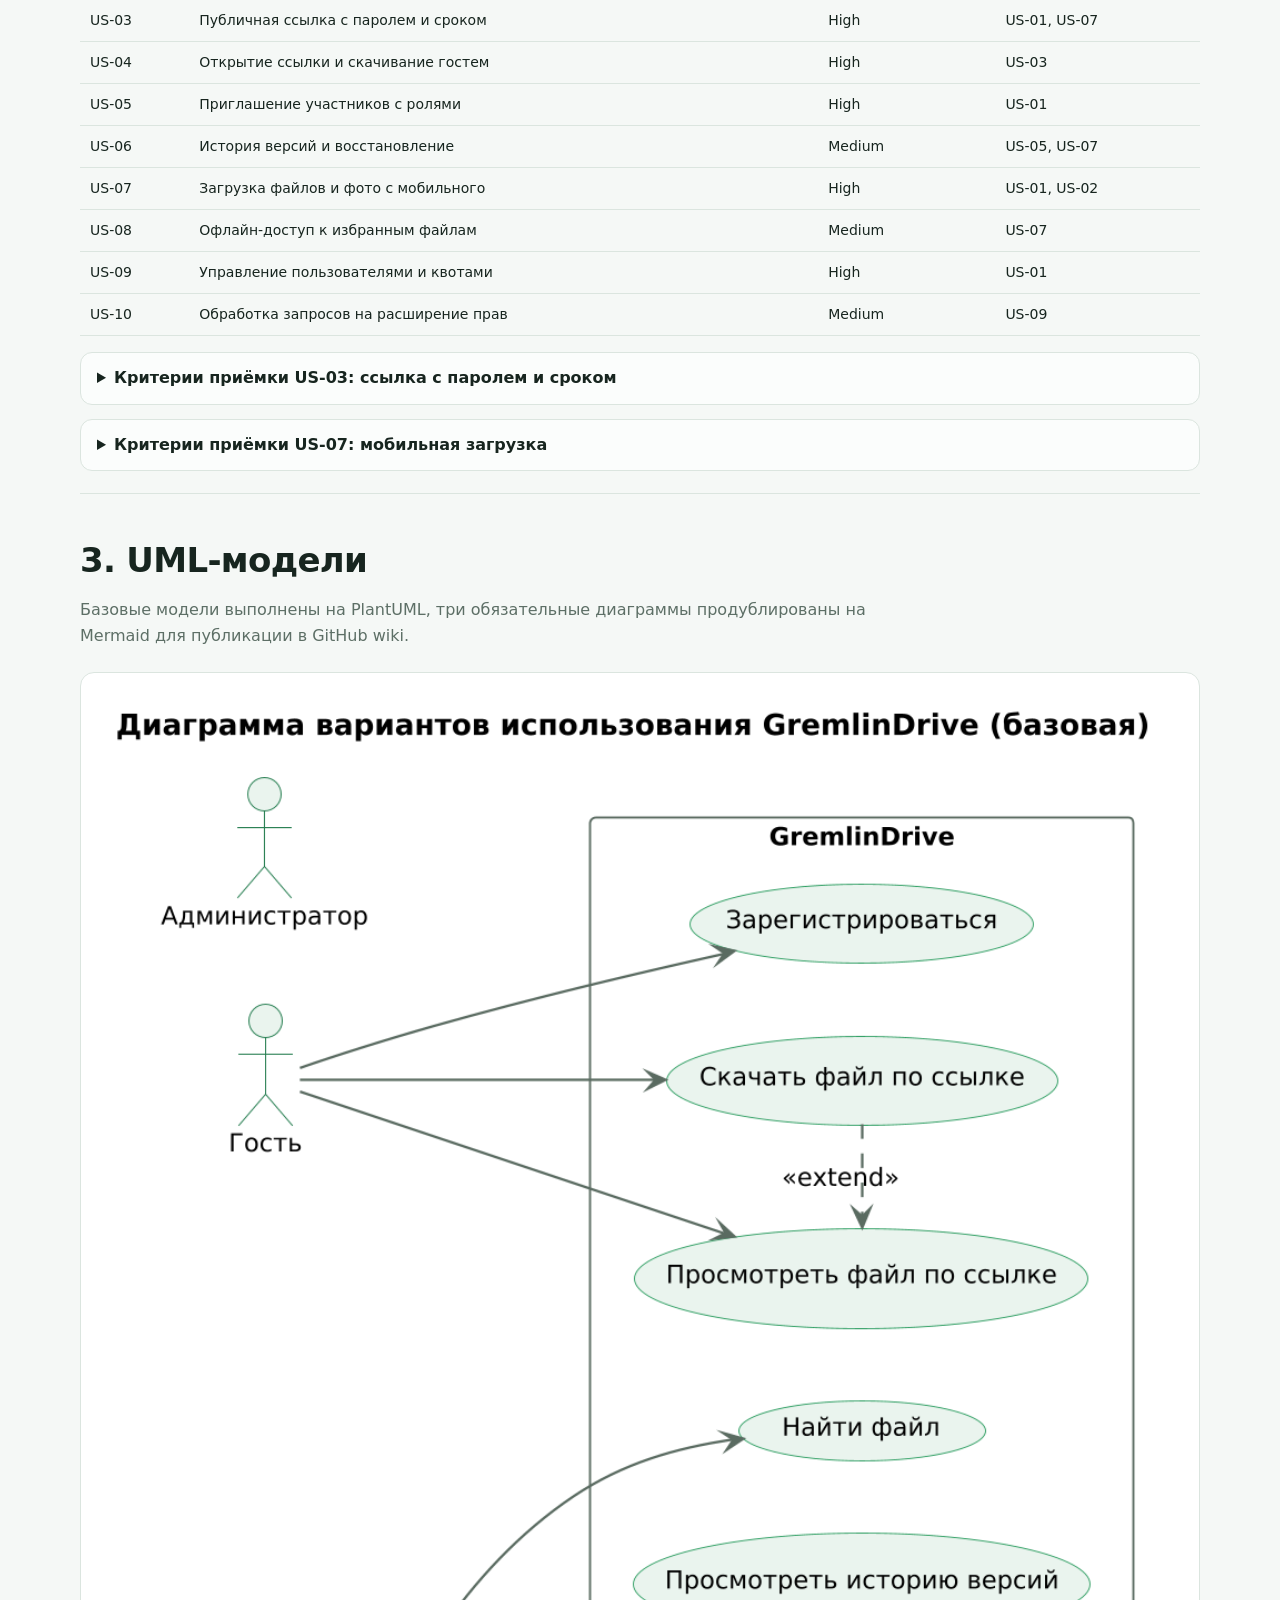
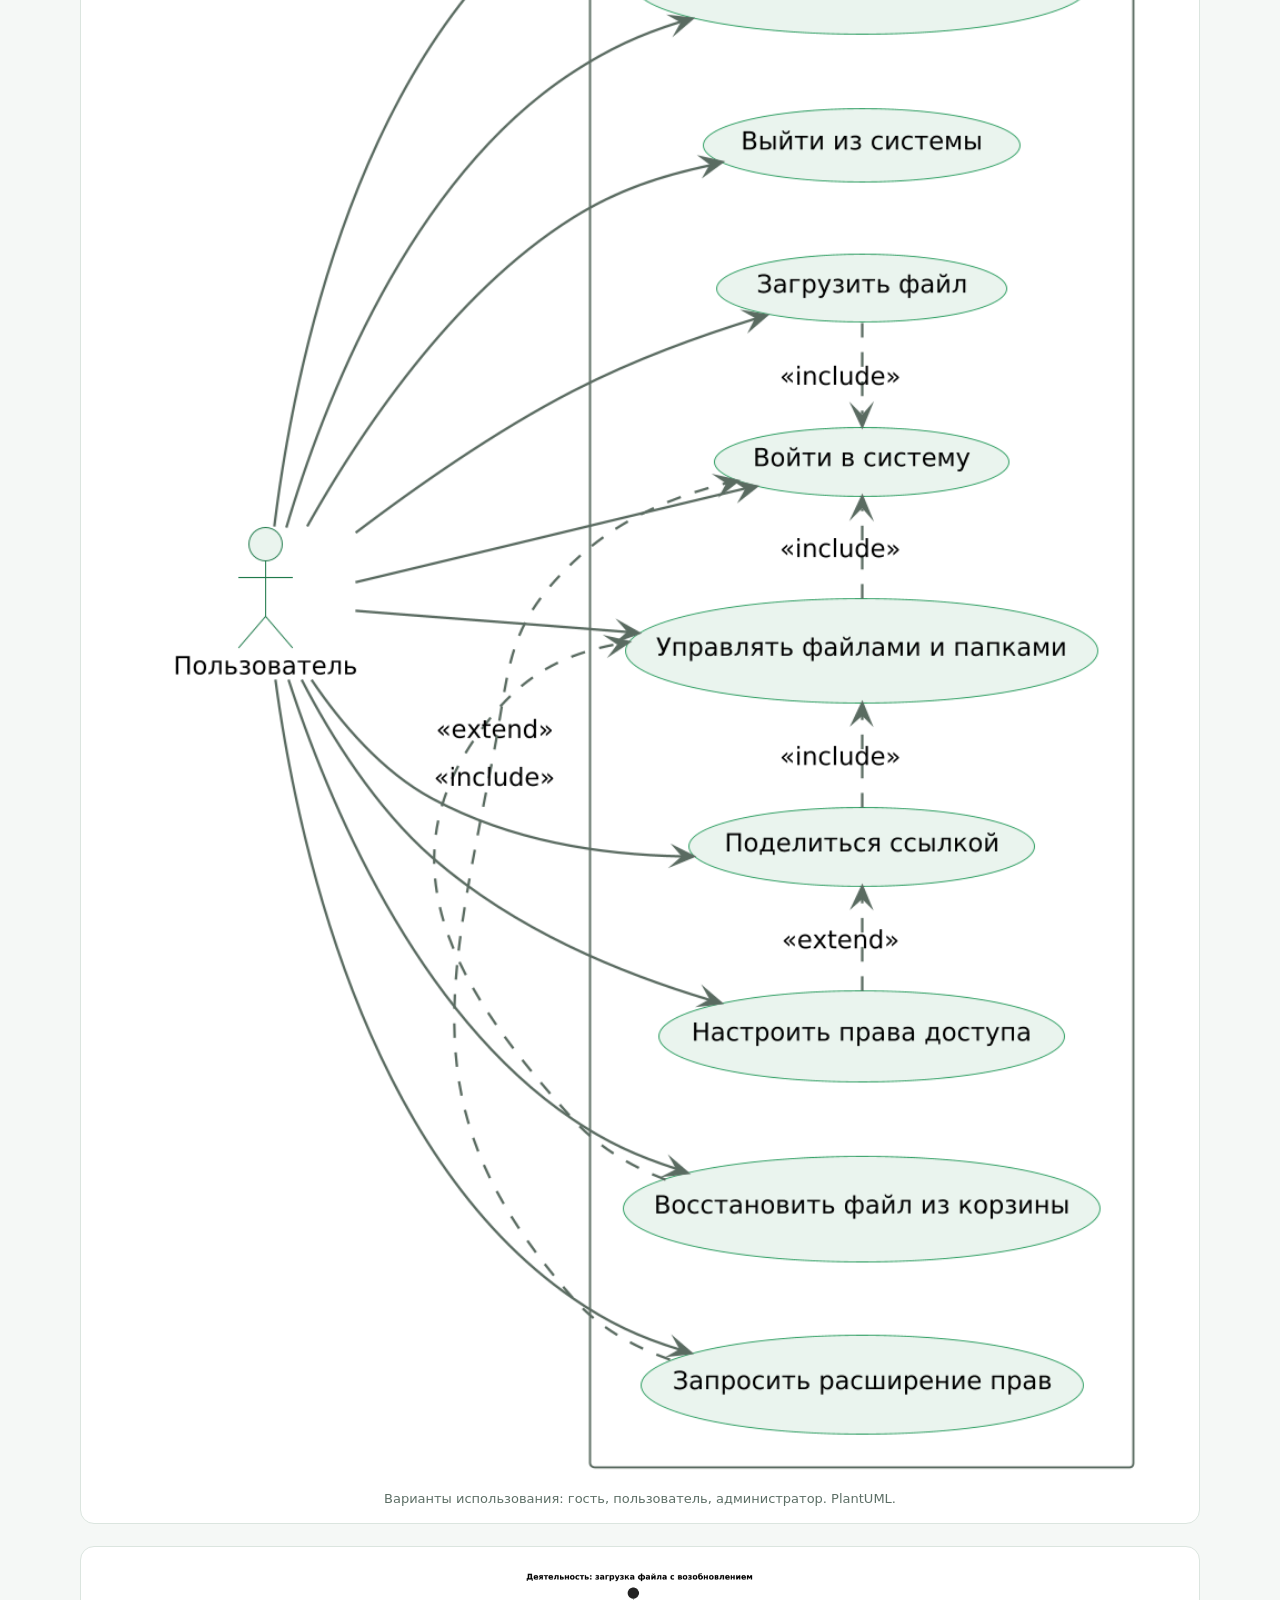
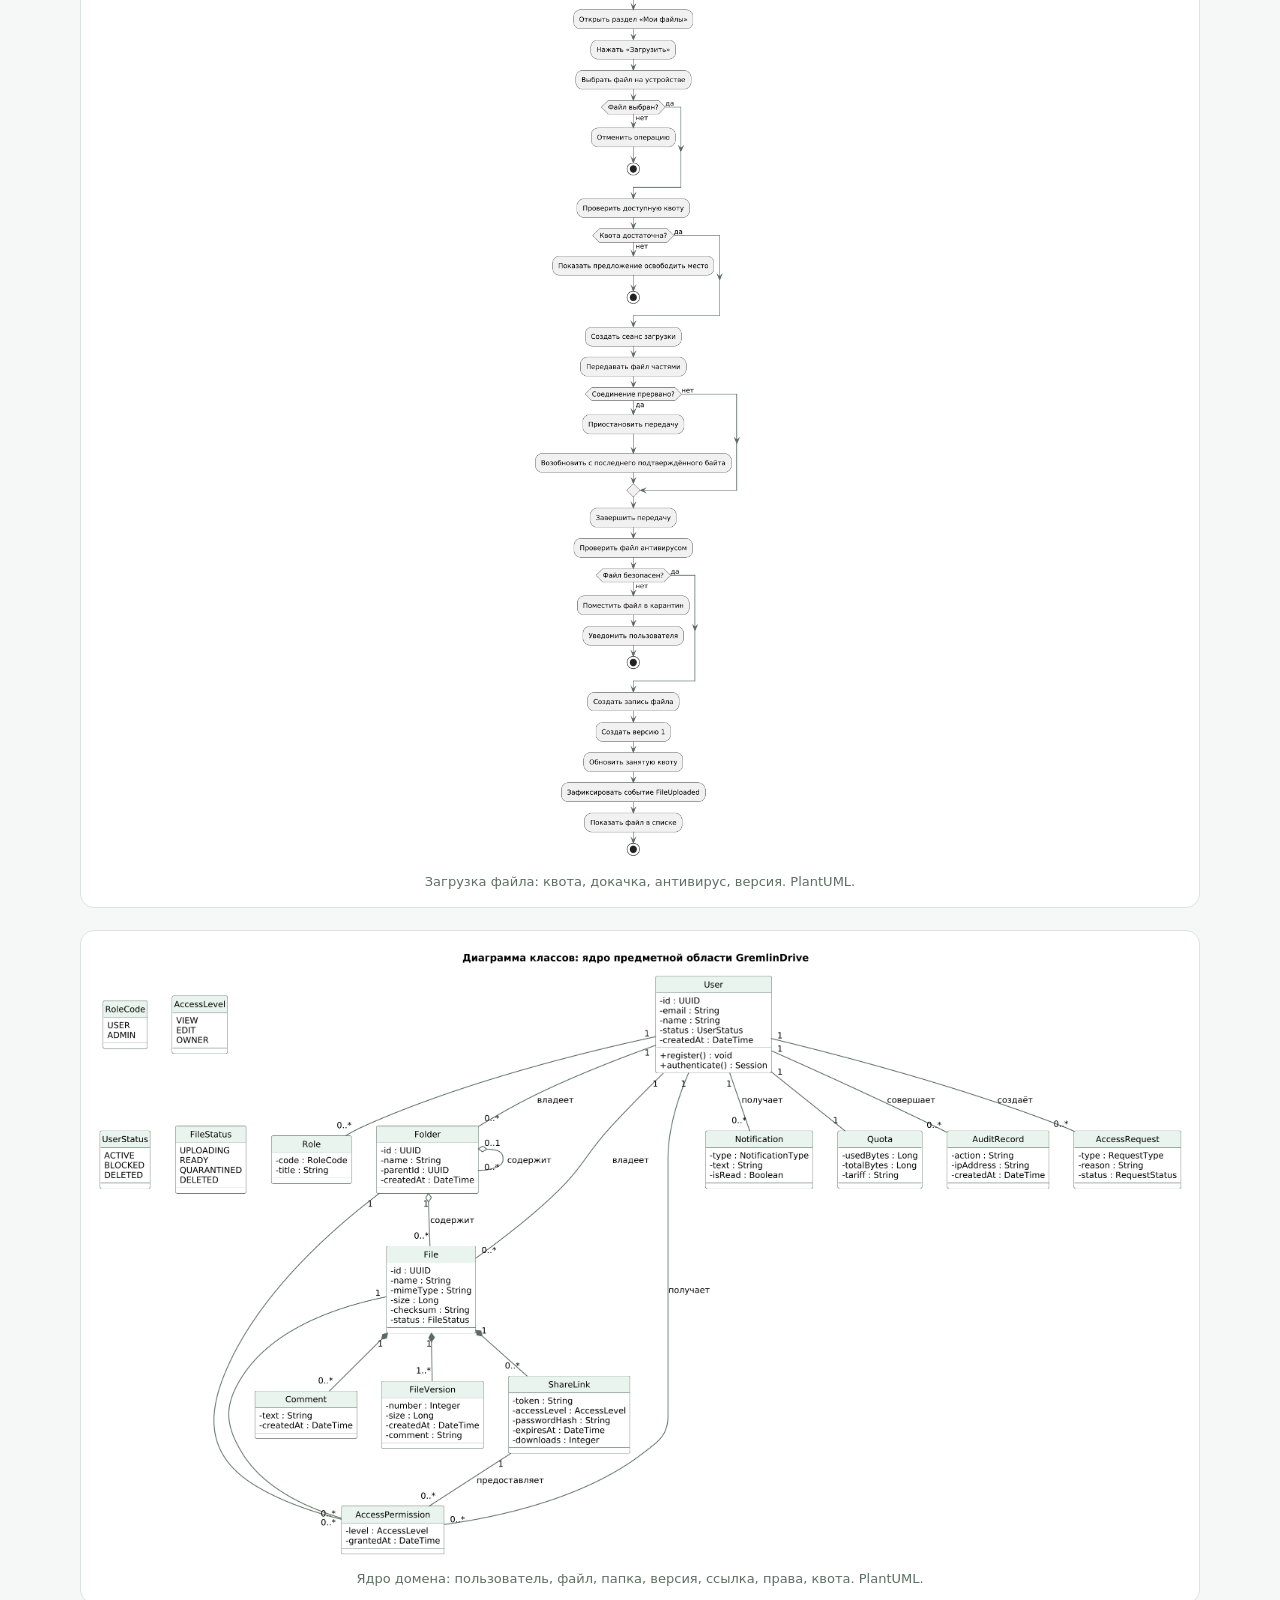
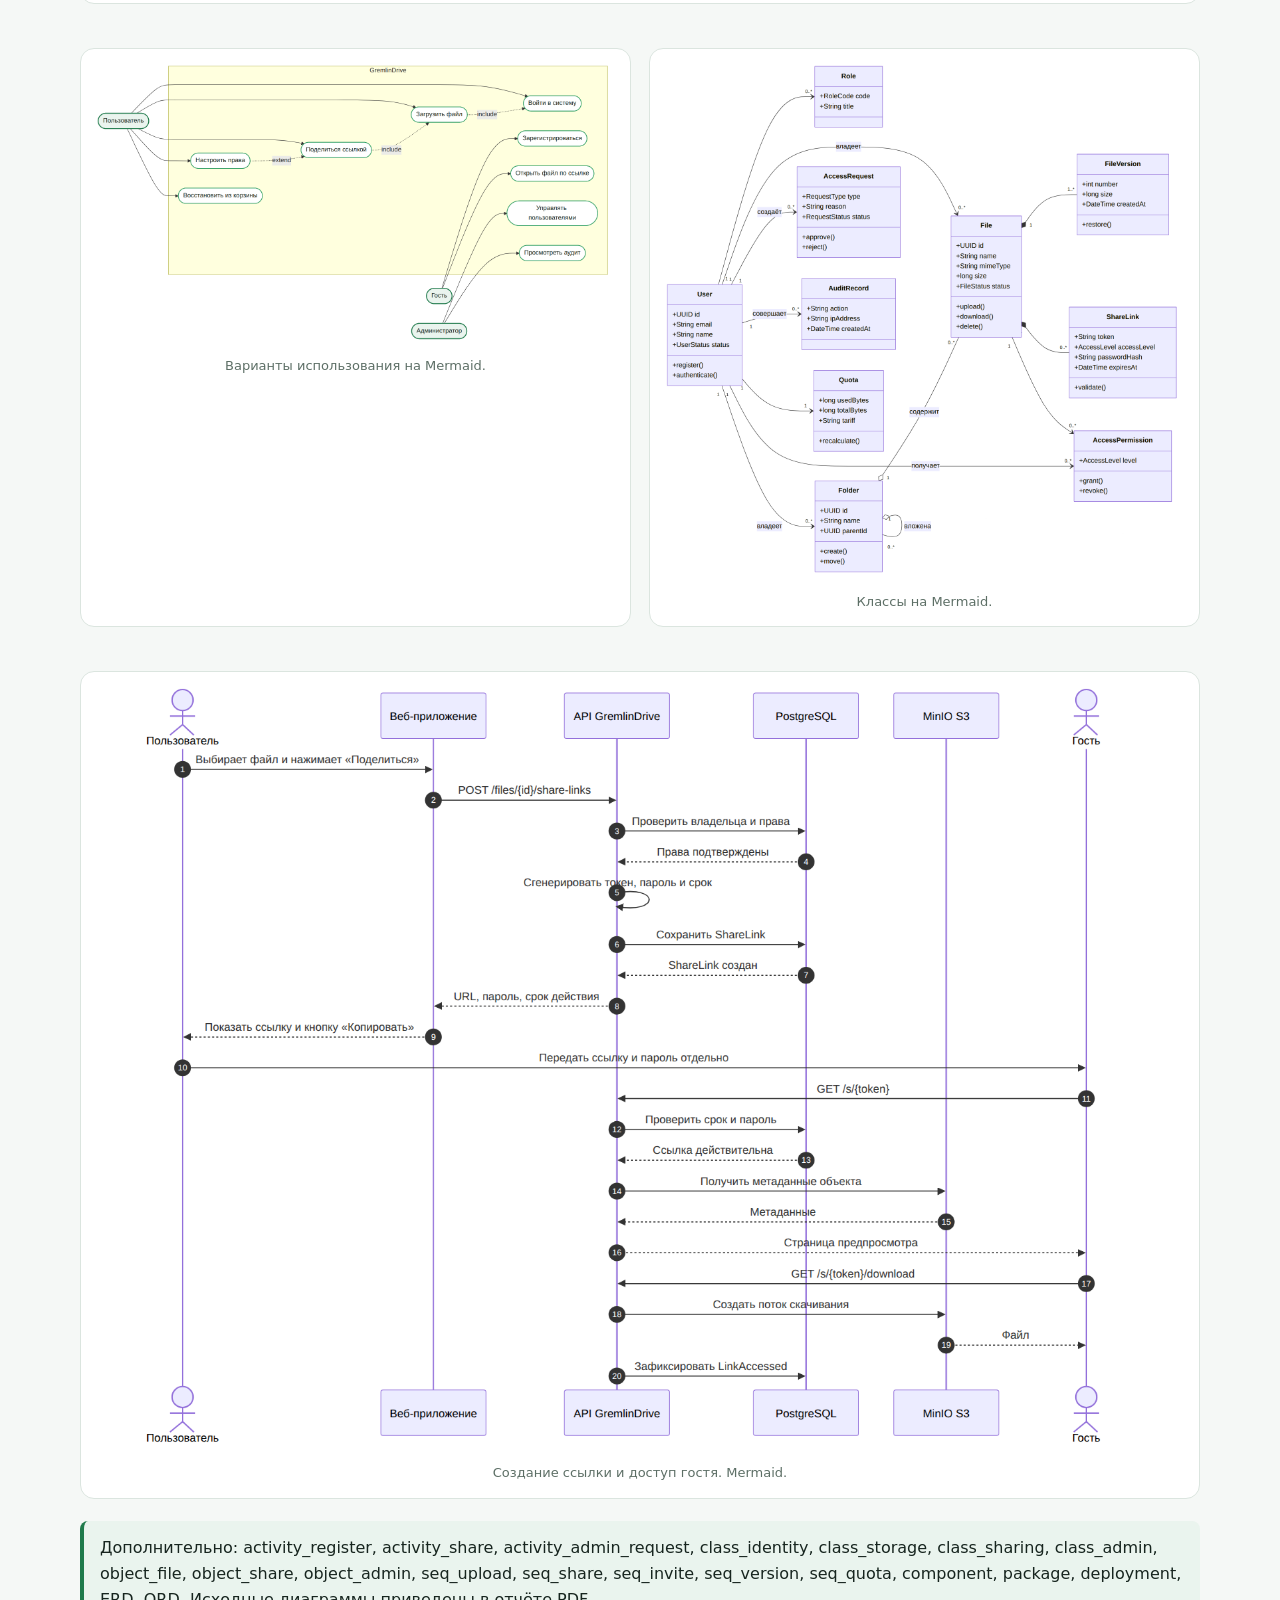
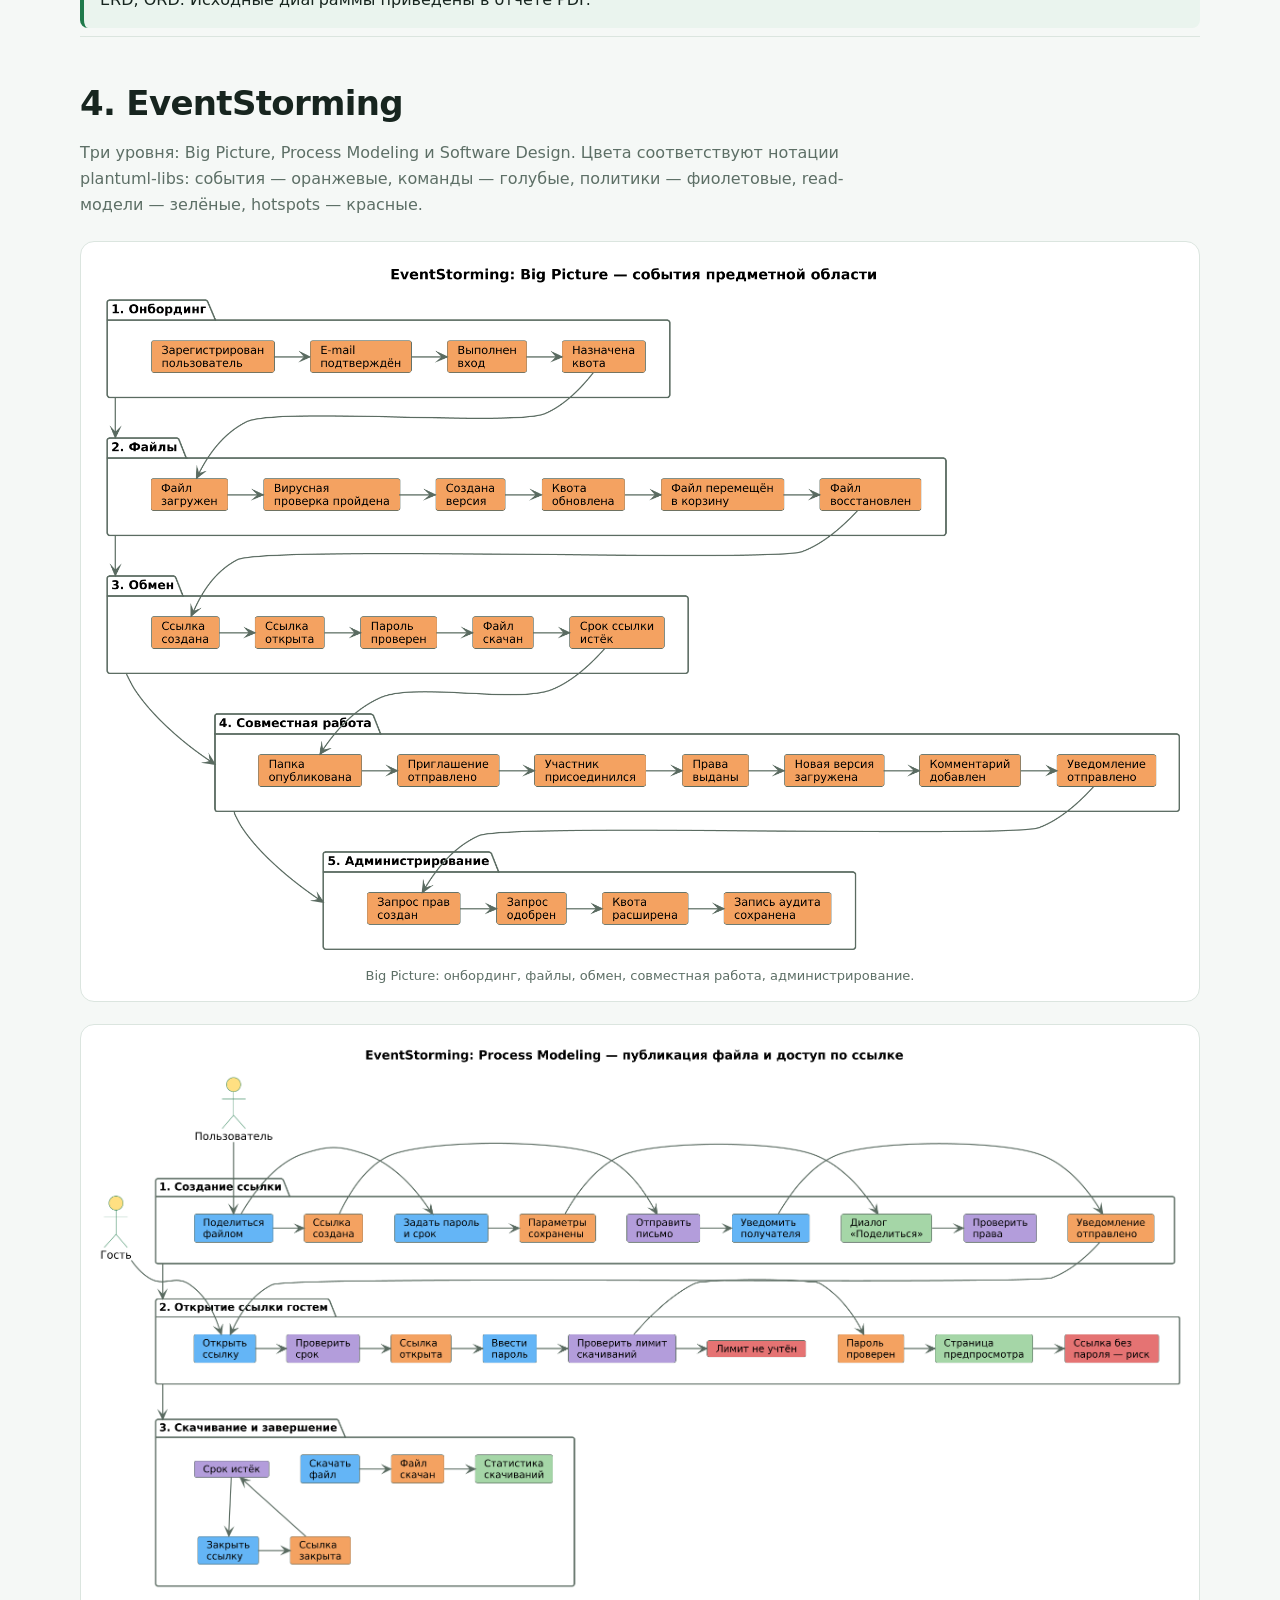
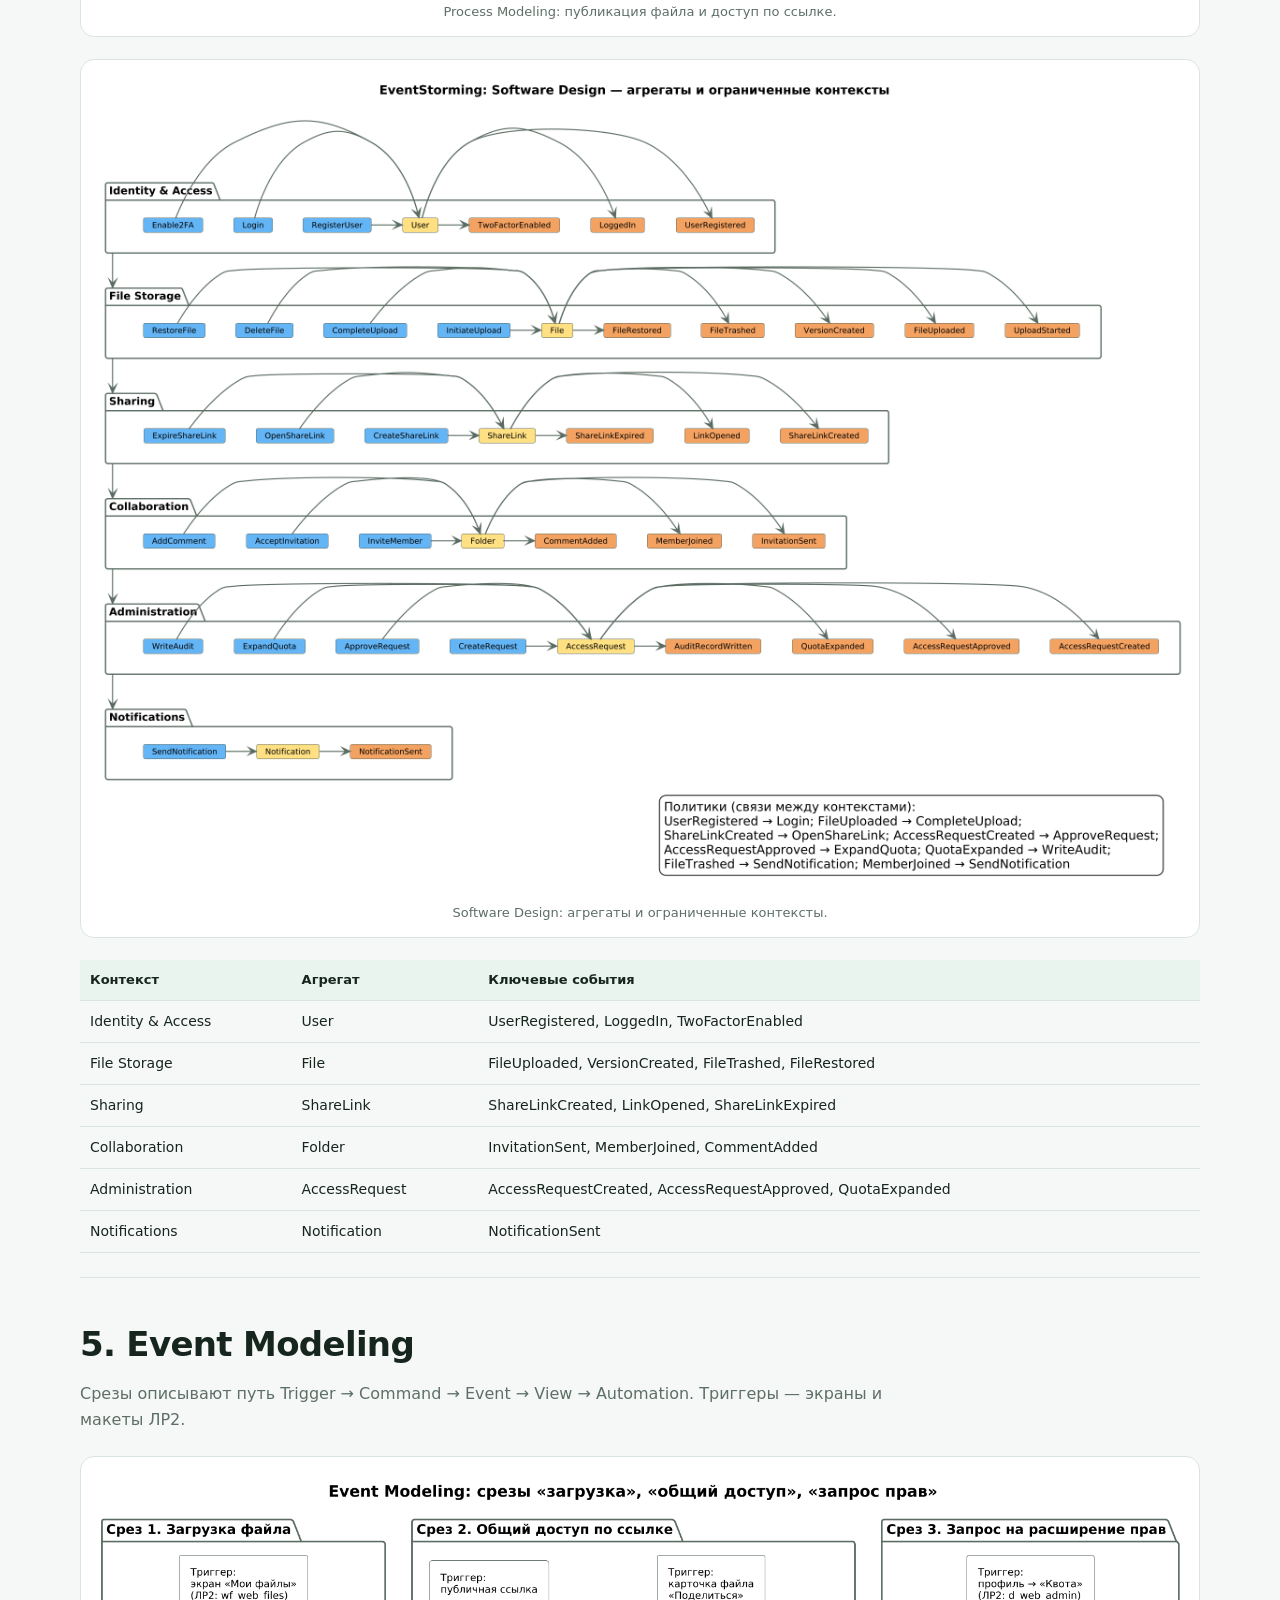
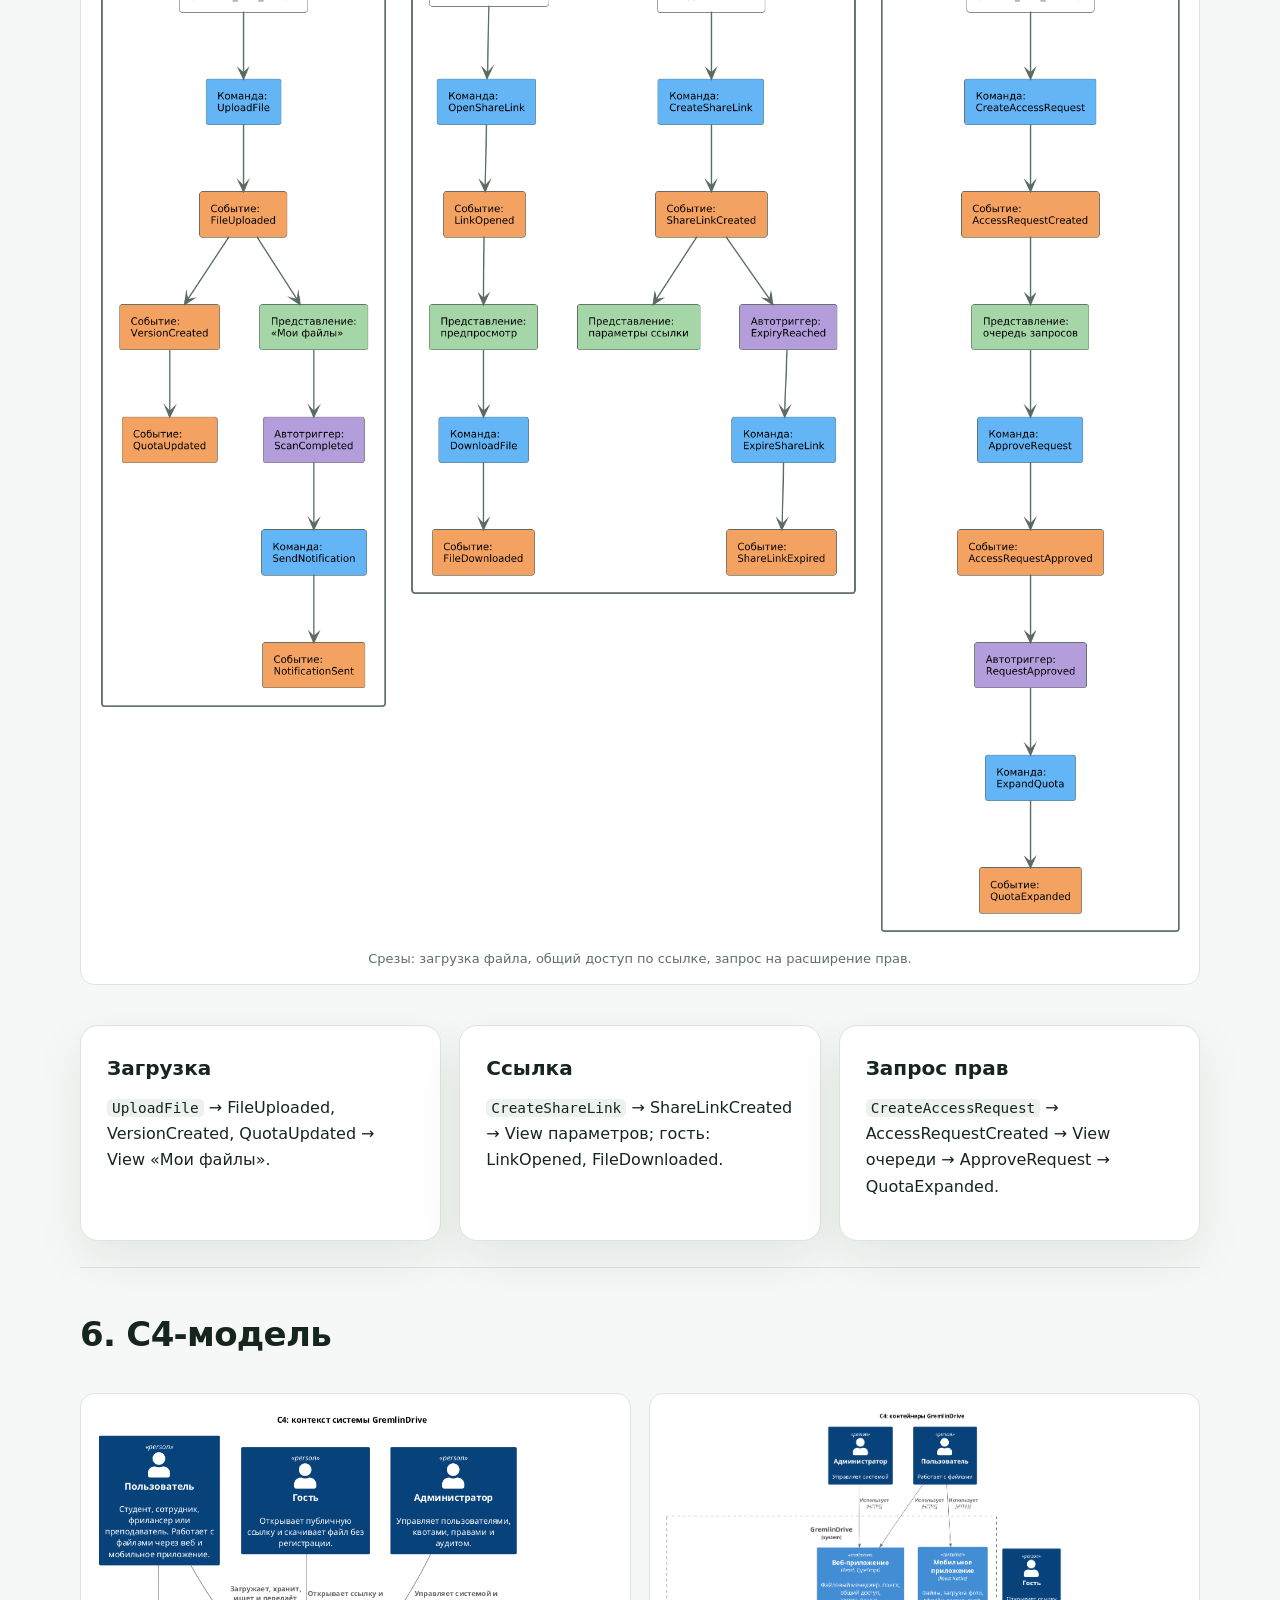
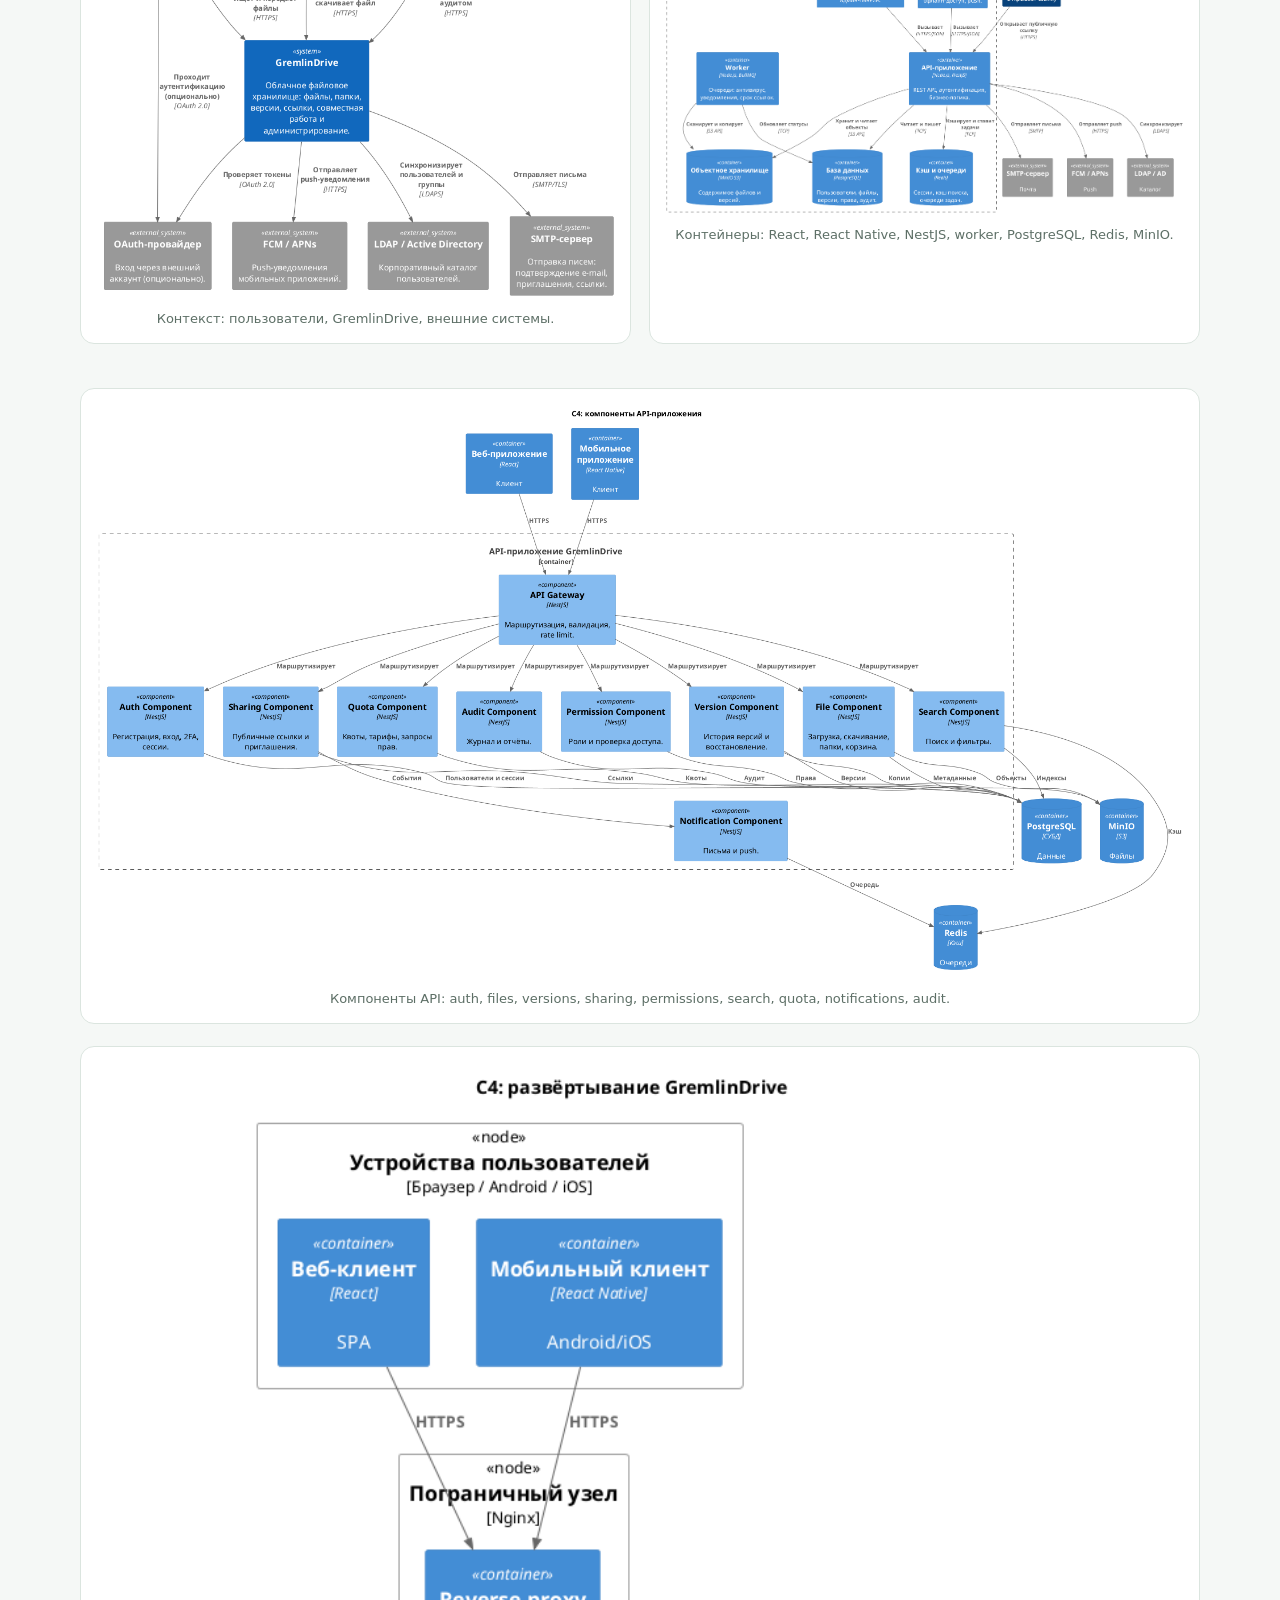
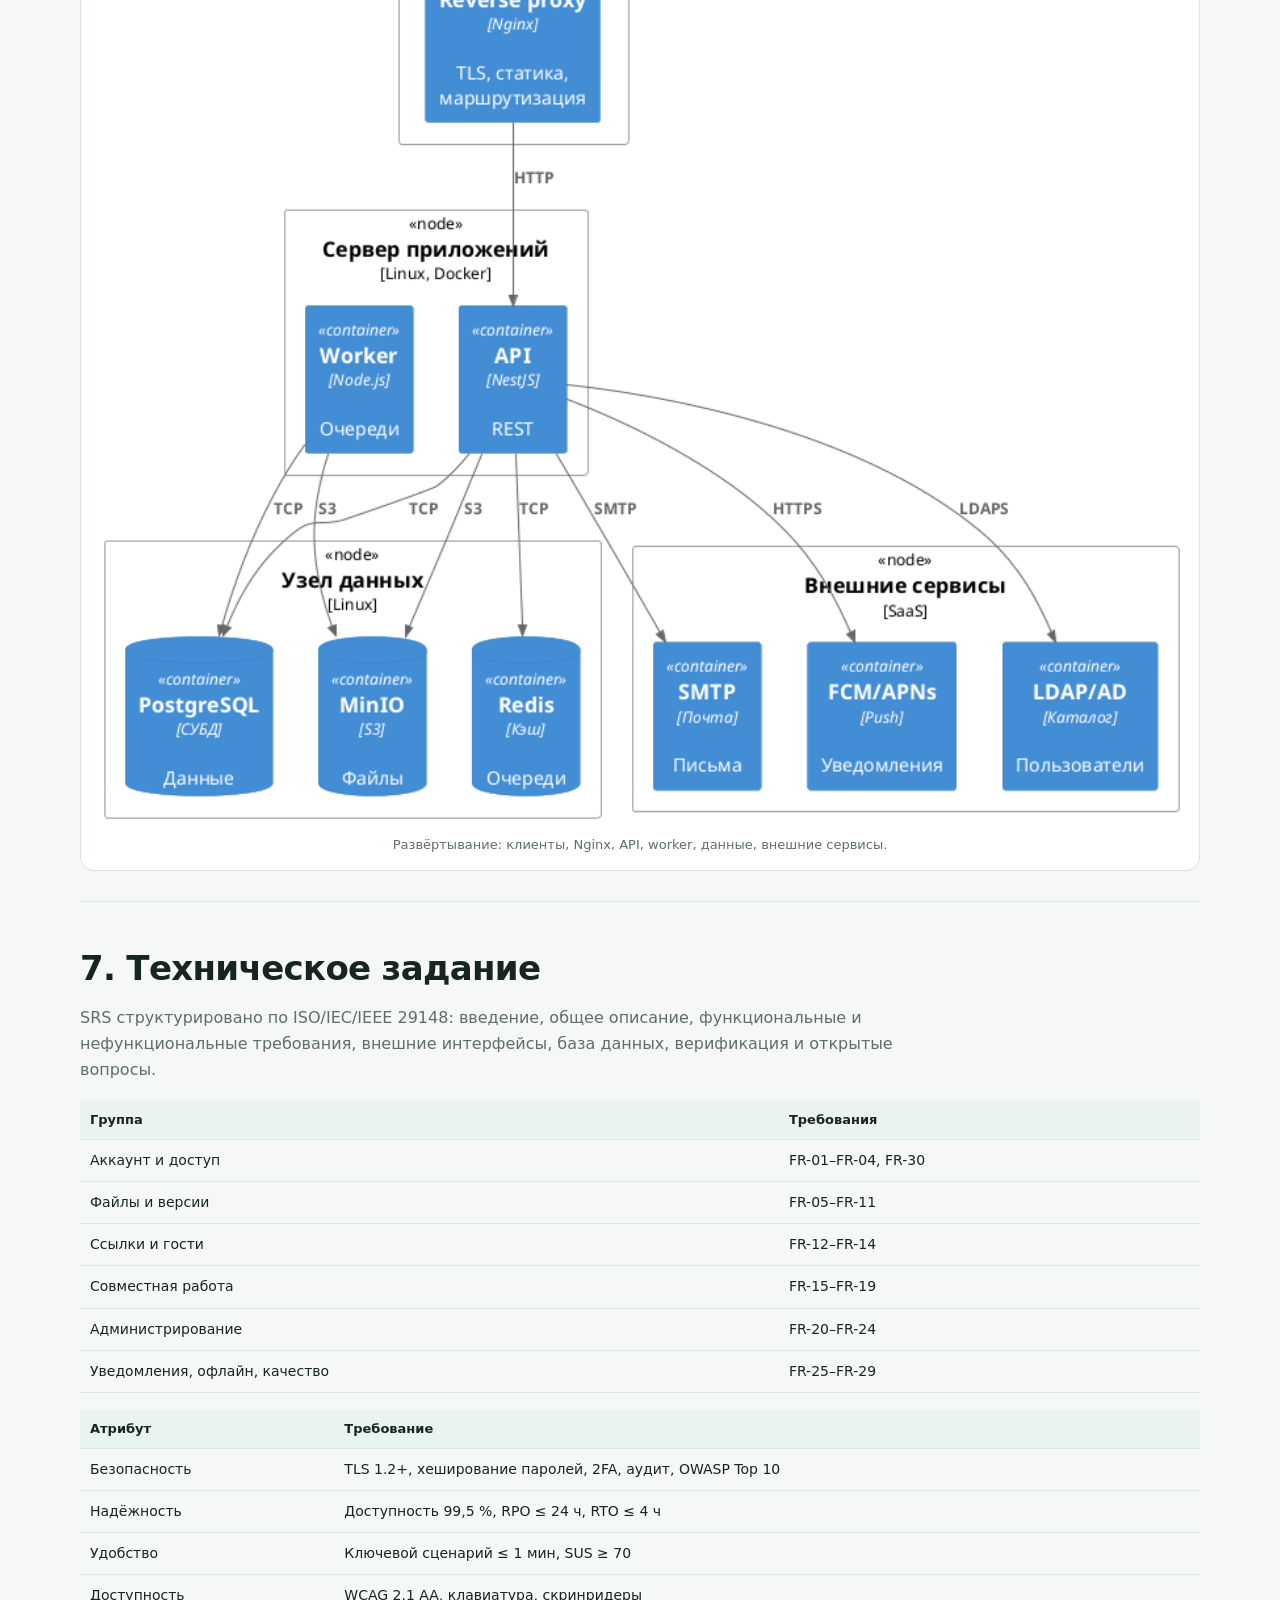
<file: docs/labs/lab3.html>
<!doctype html>
<html lang="ru">
<head>
  <meta charset="UTF-8" />
  <meta name="viewport" content="width=device-width, initial-scale=1.0" />
  <title>ЛР №3. Требования и архитектура — GremlinDrive</title>
  <meta name="description" content="Лабораторная работа №3: пользовательские истории, UML, EventStorming, Event Modeling, C4 и SRS для GremlinDrive." />
  <link rel="stylesheet" href="labs.css" />
</head>
<body>
  <header class="site-header">
    <a class="brand" href="../index.html">
      <span class="brand-mark" aria-hidden="true">G</span>
      <span>GremlinDrive</span>
    </a>
    <nav aria-label="Навигация">
      <a href="../index.html">На главную</a>
      <a href="index.html">Лабораторные</a>
      <a href="lab3-report.pdf">Отчёт</a>
    </nav>
  </header>

  <main>
    <section class="hero">
      <p class="eyebrow">Лабораторная работа №3</p>
      <h1>Разработка требований к программной системе</h1>
      <p class="lead">
        GremlinDrive — облачное файловое хранилище с веб- и мобильным
        приложением. Работа продолжает исследование ЛР1 и проектирование
        интерфейса ЛР2: сформулированы требования, построены UML-модели,
        EventStorming, Event Modeling, C4-модель и техническое задание.
      </p>
      <div class="meta">
        <span class="chip">User Stories</span>
        <span class="chip">PlantUML</span>
        <span class="chip">Mermaid</span>
        <span class="chip">EventStorming</span>
        <span class="chip">Event Modeling</span>
        <span class="chip">C4</span>
        <span class="chip">SRS</span>
      </div>
      <div class="actions">
        <a class="button primary" href="lab3-report.pdf">Скачать отчёт (PDF)</a>
        <a class="button" href="index.html">Лабораторные</a>
      </div>
      <nav class="toc" aria-label="Содержание">
        <a href="#scope">Паспорт</a>
        <a href="#stories">User Stories</a>
        <a href="#uml">UML</a>
        <a href="#eventstorming">EventStorming</a>
        <a href="#eventmodeling">Event Modeling</a>
        <a href="#c4">C4</a>
        <a href="#srs">SRS</a>
        <a href="#artifacts">Артефакты</a>
      </nav>
    </section>

    <section class="section" id="scope">
      <h2>1. Паспорт работы</h2>
      <p class="section-intro">
        Цель — разработать функциональные и нефункциональные требования,
        представить их в виде пользовательских историй, сценариев и UML-моделей,
        а также спроектировать архитектуру средствами PlantUML, Mermaid,
        EventStorming, Event Modeling и C4.
      </p>
      <div class="grid-2">
        <div class="card">
          <h3>Роли</h3>
          <table>
            <tr><th>Роль</th><th>Возможности</th></tr>
            <tr><td>Гость</td><td>Открывает ссылку, вводит пароль, скачивает файл</td></tr>
            <tr><td>Пользователь</td><td>Файлы, папки, поиск, ссылки, версии, запросы прав</td></tr>
            <tr><td>Владелец папки</td><td>Участники, роли, доступ к общей папке</td></tr>
            <tr><td>Администратор</td><td>Пользователи, квоты, аудит, отчёты</td></tr>
          </table>
        </div>
        <div class="card">
          <h3>Платформы</h3>
          <ul>
            <li><strong>Веб:</strong> React SPA, 360–1440 px, клавиатура, drag-and-drop.</li>
            <li><strong>Мобильное:</strong> React Native, Android 9+/iOS 14+, камера, офлайн, push.</li>
            <li><strong>Гостевая страница:</strong> адаптивная, без регистрации.</li>
          </ul>
        </div>
      </div>
    </section>

    <section class="section" id="stories">
      <h2>2. Пользовательские истории</h2>
      <p class="section-intro">
        Пять ключевых сценариев охватывают гостя, пользователя, владельца общей
        папки и администратора на веб- и мобильной платформах.
      </p>
      <table>
        <thead>
          <tr><th>ID</th><th>История</th><th>Приоритет</th><th>Зависимости</th></tr>
        </thead>
        <tbody>
          <tr><td>US-01</td><td>Регистрация по e-mail с подтверждением</td><td>High</td><td>—</td></tr>
          <tr><td>US-02</td><td>Вход в мобильное приложение с биометрией</td><td>High</td><td>US-01</td></tr>
          <tr><td>US-03</td><td>Публичная ссылка с паролем и сроком</td><td>High</td><td>US-01, US-07</td></tr>
          <tr><td>US-04</td><td>Открытие ссылки и скачивание гостем</td><td>High</td><td>US-03</td></tr>
          <tr><td>US-05</td><td>Приглашение участников с ролями</td><td>High</td><td>US-01</td></tr>
          <tr><td>US-06</td><td>История версий и восстановление</td><td>Medium</td><td>US-05, US-07</td></tr>
          <tr><td>US-07</td><td>Загрузка файлов и фото с мобильного</td><td>High</td><td>US-01, US-02</td></tr>
          <tr><td>US-08</td><td>Офлайн-доступ к избранным файлам</td><td>Medium</td><td>US-07</td></tr>
          <tr><td>US-09</td><td>Управление пользователями и квотами</td><td>High</td><td>US-01</td></tr>
          <tr><td>US-10</td><td>Обработка запросов на расширение прав</td><td>Medium</td><td>US-09</td></tr>
        </tbody>
      </table>

      <details>
        <summary>Критерии приёмки US-03: ссылка с паролем и сроком</summary>
        <ol>
          <li>Уровень доступа, пароль от 8 символов, срок 1/7/14/30 дней или бессрочно.</li>
          <li>Ссылка создаётся только при наличии прав владельца или редактирования.</li>
          <li>URL и пароль копируются отдельными кнопками.</li>
          <li>Неверный пароль — ошибка; после 5 попыток блокировка на 15 минут.</li>
          <li>Истёкшая ссылка не раскрывает имя и содержимое файла.</li>
          <li>Создание, отзыв и скачивания фиксируются в аудите.</li>
        </ol>
      </details>

      <details>
        <summary>Критерии приёмки US-07: мобильная загрузка</summary>
        <ol>
          <li>Кнопка «+»: камера, галерея, файлы; системные разрешения.</li>
          <li>Фоновая загрузка с возобновлением после обрыва.</li>
          <li>В офлайне статус «ожидает сети», после сети — автозапуск.</li>
          <li>Файлы больше 100 МБ передаются частями; квота проверяется заранее.</li>
          <li>Push по завершении открывает карточку файла.</li>
          <li>Тёмная тема и увеличение шрифта.</li>
        </ol>
      </details>
    </section>

    <section class="section" id="uml">
      <h2>3. UML-модели</h2>
      <p class="section-intro">
        Базовые модели выполнены на PlantUML, три обязательные диаграммы
        продублированы на Mermaid для публикации в GitHub wiki.
      </p>

      <figure>
        <img src="assets/usecase_base.png" alt="Диаграмма вариантов использования GremlinDrive" />
        <figcaption>Варианты использования: гость, пользователь, администратор. PlantUML.</figcaption>
      </figure>

      <figure class="tall">
        <img src="assets/activity_upload.png" alt="Диаграмма деятельности: загрузка файла" />
        <figcaption>Загрузка файла: квота, докачка, антивирус, версия. PlantUML.</figcaption>
      </figure>

      <figure>
        <img src="assets/class_base.png" alt="Диаграмма классов GremlinDrive" />
        <figcaption>Ядро домена: пользователь, файл, папка, версия, ссылка, права, квота. PlantUML.</figcaption>
      </figure>

      <div class="grid-2">
        <figure>
          <img src="assets/mmd_usecase.png" alt="Варианты использования Mermaid" />
          <figcaption>Варианты использования на Mermaid.</figcaption>
        </figure>
        <figure>
          <img src="assets/mmd_class.png" alt="Классы Mermaid" />
          <figcaption>Классы на Mermaid.</figcaption>
        </figure>
      </div>

      <figure>
        <img src="assets/mmd_sequence_share.png" alt="Последовательность создания ссылки Mermaid" />
        <figcaption>Создание ссылки и доступ гостя. Mermaid.</figcaption>
      </figure>

      <div class="note">
        Дополнительно: activity_register, activity_share, activity_admin_request,
        class_identity, class_storage, class_sharing, class_admin, object_file,
        object_share, object_admin, seq_upload, seq_share, seq_invite,
        seq_version, seq_quota, component, package, deployment, ERD, ORD.
        Исходные диаграммы приведены в отчёте PDF.
      </div>
    </section>

    <section class="section" id="eventstorming">
      <h2>4. EventStorming</h2>
      <p class="section-intro">
        Три уровня: Big Picture, Process Modeling и Software Design. Цвета
        соответствуют нотации plantuml-libs: события — оранжевые, команды —
        голубые, политики — фиолетовые, read-модели — зелёные, hotspots — красные.
      </p>
      <figure>
        <img src="assets/es_big.png" alt="EventStorming Big Picture" />
        <figcaption>Big Picture: онбординг, файлы, обмен, совместная работа, администрирование.</figcaption>
      </figure>
      <figure>
        <img src="assets/es_process.png" alt="EventStorming Process Modeling" />
        <figcaption>Process Modeling: публикация файла и доступ по ссылке.</figcaption>
      </figure>
      <figure>
        <img src="assets/es_design.png" alt="EventStorming Software Design" />
        <figcaption>Software Design: агрегаты и ограниченные контексты.</figcaption>
      </figure>
      <table>
        <tr><th>Контекст</th><th>Агрегат</th><th>Ключевые события</th></tr>
        <tr><td>Identity &amp; Access</td><td>User</td><td>UserRegistered, LoggedIn, TwoFactorEnabled</td></tr>
        <tr><td>File Storage</td><td>File</td><td>FileUploaded, VersionCreated, FileTrashed, FileRestored</td></tr>
        <tr><td>Sharing</td><td>ShareLink</td><td>ShareLinkCreated, LinkOpened, ShareLinkExpired</td></tr>
        <tr><td>Collaboration</td><td>Folder</td><td>InvitationSent, MemberJoined, CommentAdded</td></tr>
        <tr><td>Administration</td><td>AccessRequest</td><td>AccessRequestCreated, AccessRequestApproved, QuotaExpanded</td></tr>
        <tr><td>Notifications</td><td>Notification</td><td>NotificationSent</td></tr>
      </table>
    </section>

    <section class="section" id="eventmodeling">
      <h2>5. Event Modeling</h2>
      <p class="section-intro">
        Срезы описывают путь Trigger → Command → Event → View → Automation.
        Триггеры — экраны и макеты ЛР2.
      </p>
      <figure>
        <img src="assets/event_modeling.png" alt="Event Modeling" />
        <figcaption>Срезы: загрузка файла, общий доступ по ссылке, запрос на расширение прав.</figcaption>
      </figure>
      <div class="grid-3">
        <div class="card">
          <h3>Загрузка</h3>
          <p><code>UploadFile</code> → FileUploaded, VersionCreated, QuotaUpdated → View «Мои файлы».</p>
        </div>
        <div class="card">
          <h3>Ссылка</h3>
          <p><code>CreateShareLink</code> → ShareLinkCreated → View параметров; гость: LinkOpened, FileDownloaded.</p>
        </div>
        <div class="card">
          <h3>Запрос прав</h3>
          <p><code>CreateAccessRequest</code> → AccessRequestCreated → View очереди → ApproveRequest → QuotaExpanded.</p>
        </div>
      </div>
    </section>

    <section class="section" id="c4">
      <h2>6. C4-модель</h2>
      <div class="grid-2">
        <figure>
          <img src="assets/c4_context.png" alt="C4 Context" />
          <figcaption>Контекст: пользователи, GremlinDrive, внешние системы.</figcaption>
        </figure>
        <figure>
          <img src="assets/c4_container.png" alt="C4 Container" />
          <figcaption>Контейнеры: React, React Native, NestJS, worker, PostgreSQL, Redis, MinIO.</figcaption>
        </figure>
      </div>
      <figure>
        <img src="assets/c4_component.png" alt="C4 Component" />
        <figcaption>Компоненты API: auth, files, versions, sharing, permissions, search, quota, notifications, audit.</figcaption>
      </figure>
      <figure>
        <img src="assets/c4_deployment.png" alt="C4 Deployment" />
        <figcaption>Развёртывание: клиенты, Nginx, API, worker, данные, внешние сервисы.</figcaption>
      </figure>
    </section>

    <section class="section" id="srs">
      <h2>7. Техническое задание</h2>
      <p class="section-intro">
        SRS структурировано по ISO/IEC/IEEE 29148: введение, общее описание,
        функциональные и нефункциональные требования, внешние интерфейсы,
        база данных, верификация и открытые вопросы.
      </p>
      <table>
        <tr><th>Группа</th><th>Требования</th></tr>
        <tr><td>Аккаунт и доступ</td><td>FR-01–FR-04, FR-30</td></tr>
        <tr><td>Файлы и версии</td><td>FR-05–FR-11</td></tr>
        <tr><td>Ссылки и гости</td><td>FR-12–FR-14</td></tr>
        <tr><td>Совместная работа</td><td>FR-15–FR-19</td></tr>
        <tr><td>Администрирование</td><td>FR-20–FR-24</td></tr>
        <tr><td>Уведомления, офлайн, качество</td><td>FR-25–FR-29</td></tr>
      </table>
      <table>
        <tr><th>Атрибут</th><th>Требование</th></tr>
        <tr><td>Безопасность</td><td>TLS 1.2+, хеширование паролей, 2FA, аудит, OWASP Top 10</td></tr>
        <tr><td>Надёжность</td><td>Доступность 99,5 %, RPO ≤ 24 ч, RTO ≤ 4 ч</td></tr>
        <tr><td>Удобство</td><td>Ключевой сценарий ≤ 1 мин, SUS ≥ 70</td></tr>
        <tr><td>Доступность</td><td>WCAG 2.1 AA, клавиатура, скринридеры</td></tr>
        <tr><td>Совместимость</td><td>Chrome, Firefox, Edge, Safari; Android 9+, iOS 14+</td></tr>
      </table>
      <p><a href="lab3-report.pdf">Полная SRS в отчёте</a></p>
    </section>

    <section class="section" id="artifacts">
      <h2>8. Артефакты</h2>
      <div class="card">
        <h3>Отчёт</h3>
        <ul>
          <li><a href="lab3-report.pdf">lab3-report.pdf</a> — полный отчёт (82 стр.).</li>
        </ul>
        <p>Исходные диаграммы, SRS и модели приведены в отчёте.</p>
      </div>
    </section>
  </main>

  <footer>
    <p>Команда GremlinDrive · ФПМИ БГУ · 2026 · <a href="../index.html">На главную</a></p>
  </footer>
</body>
</html>
</file>
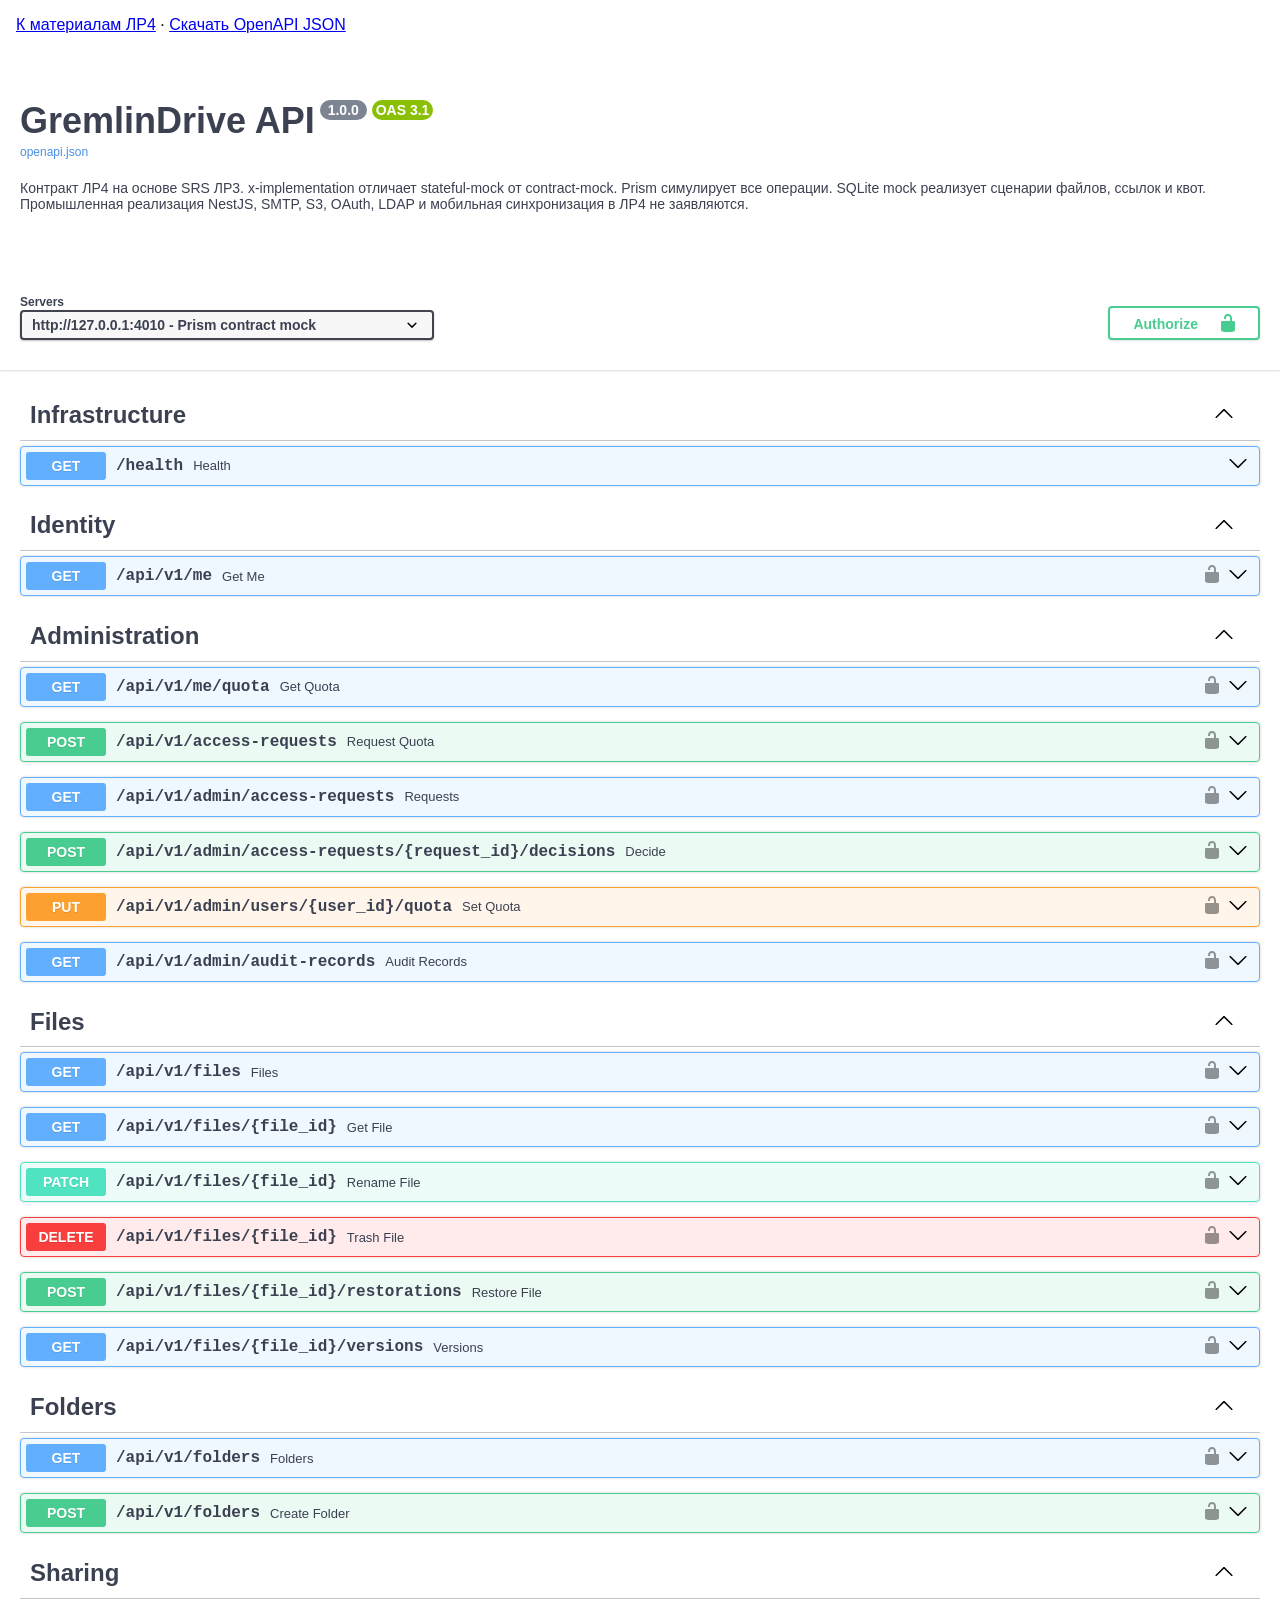
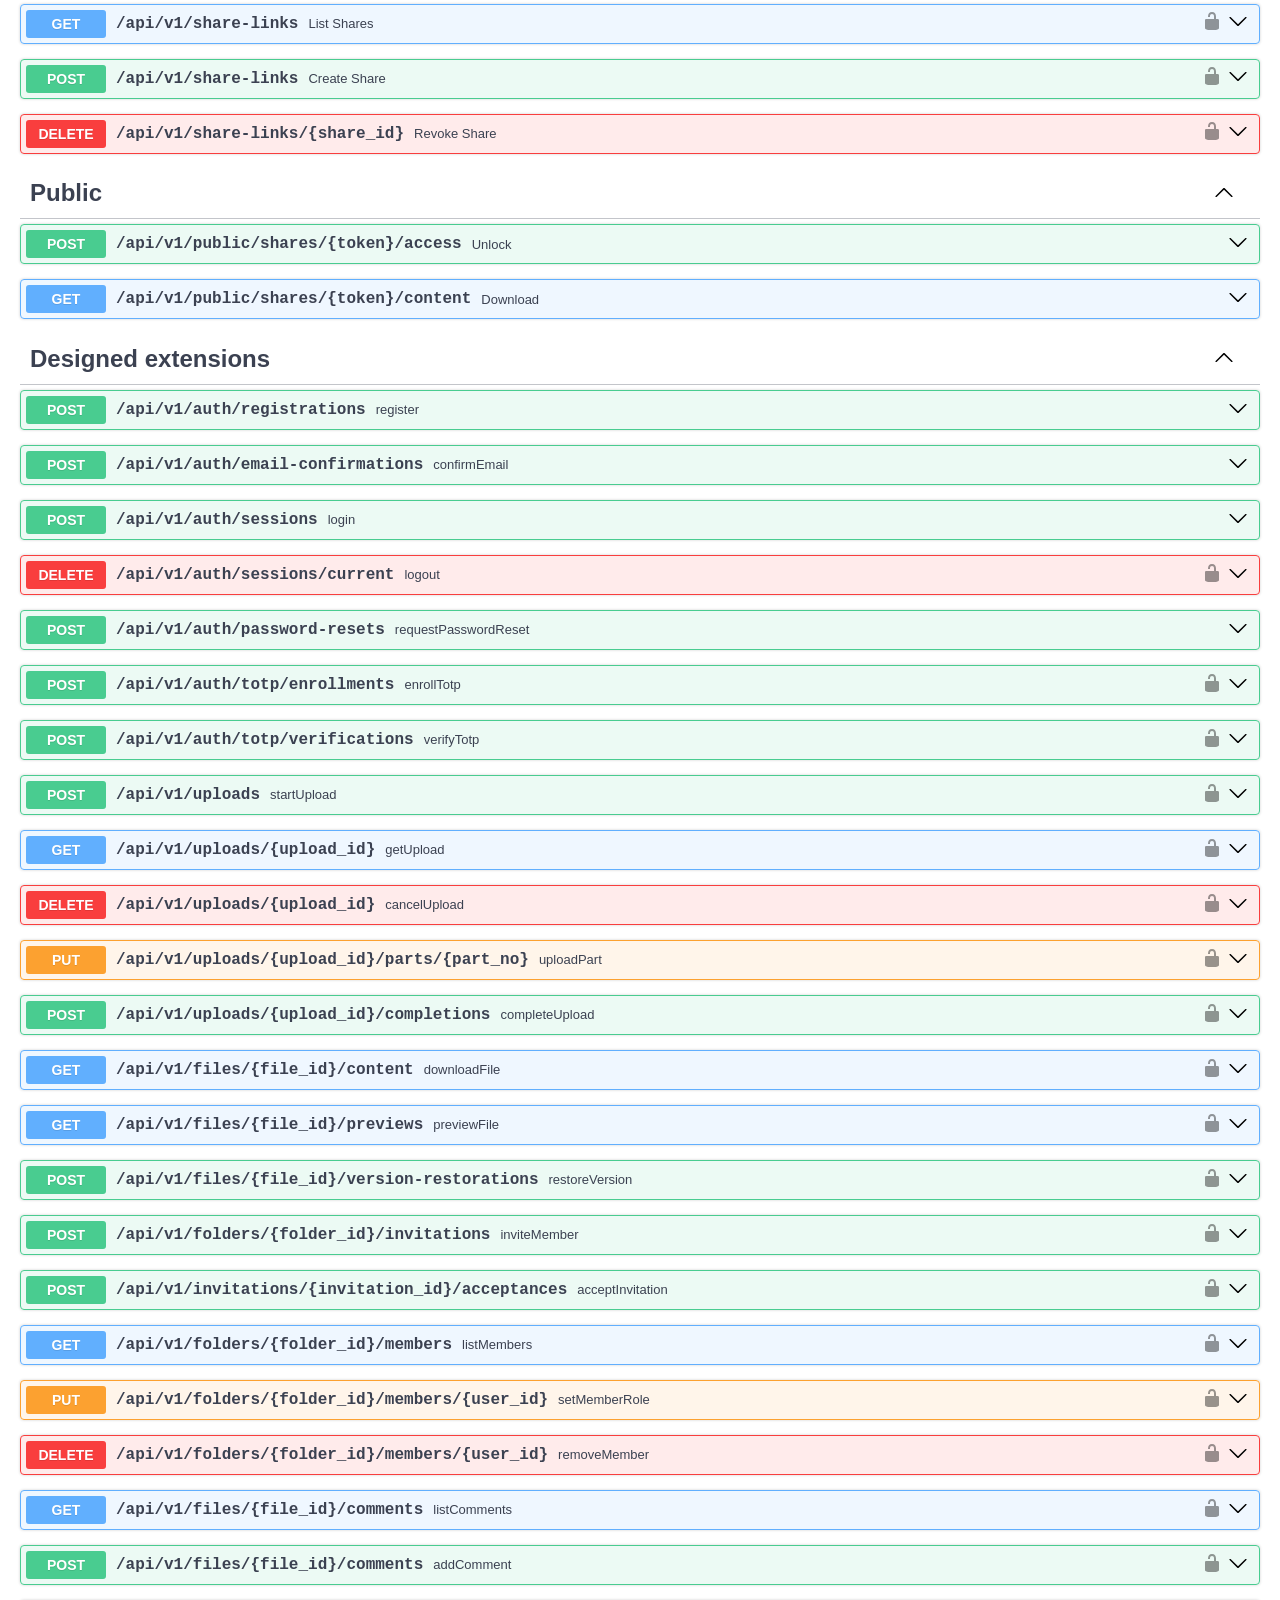
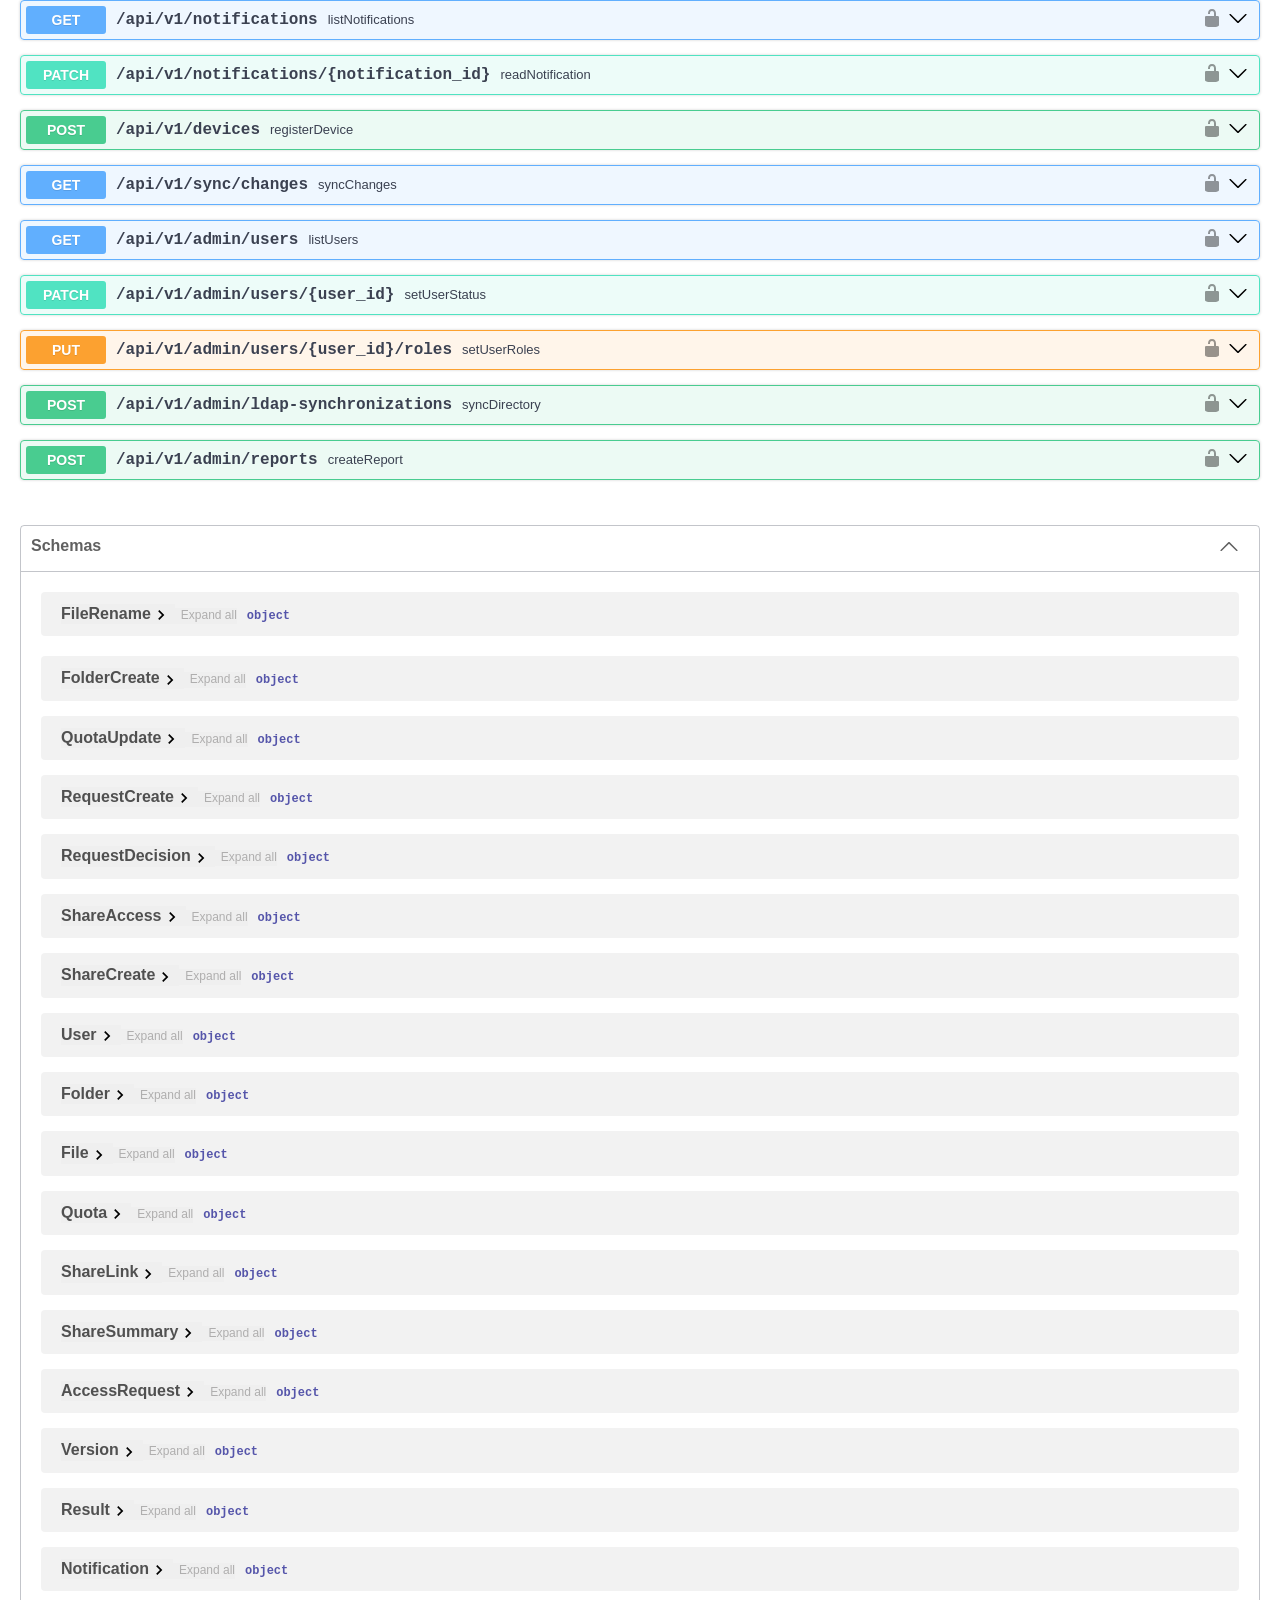
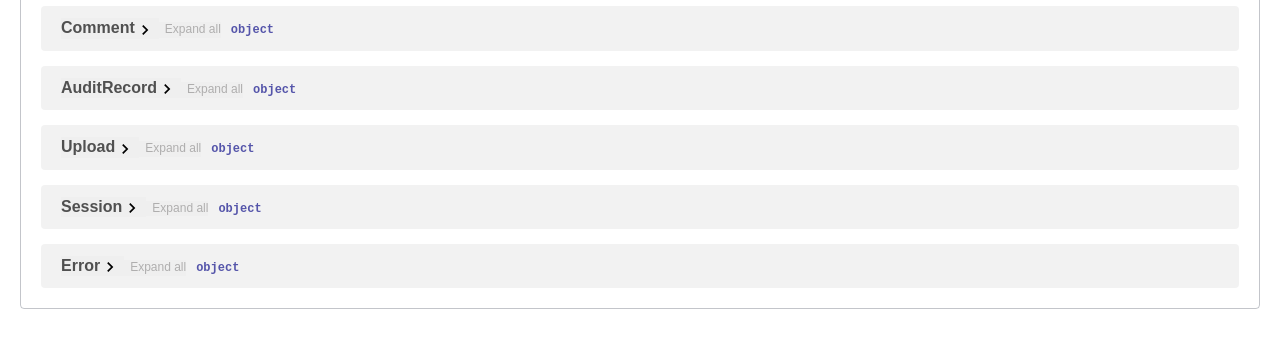
<file: docs/labs/lab4/api.html>
<!doctype html><html lang="ru"><head><meta charset="utf-8"><meta name="viewport" content="width=device-width,initial-scale=1"><title>GremlinDrive OpenAPI</title><link rel="stylesheet" href="swagger/swagger-ui.css"></head><body style="margin:0"><nav style="padding:16px;font:16px sans-serif"><a href="index.html">К материалам ЛР4</a> · <a href="openapi.json">Скачать OpenAPI JSON</a></nav><div id="swagger-ui"></div><script src="swagger/swagger-ui-bundle.js"></script><script>SwaggerUIBundle({url:'openapi.json',dom_id:'#swagger-ui',deepLinking:true,persistAuthorization:false});</script></body></html>
</file>
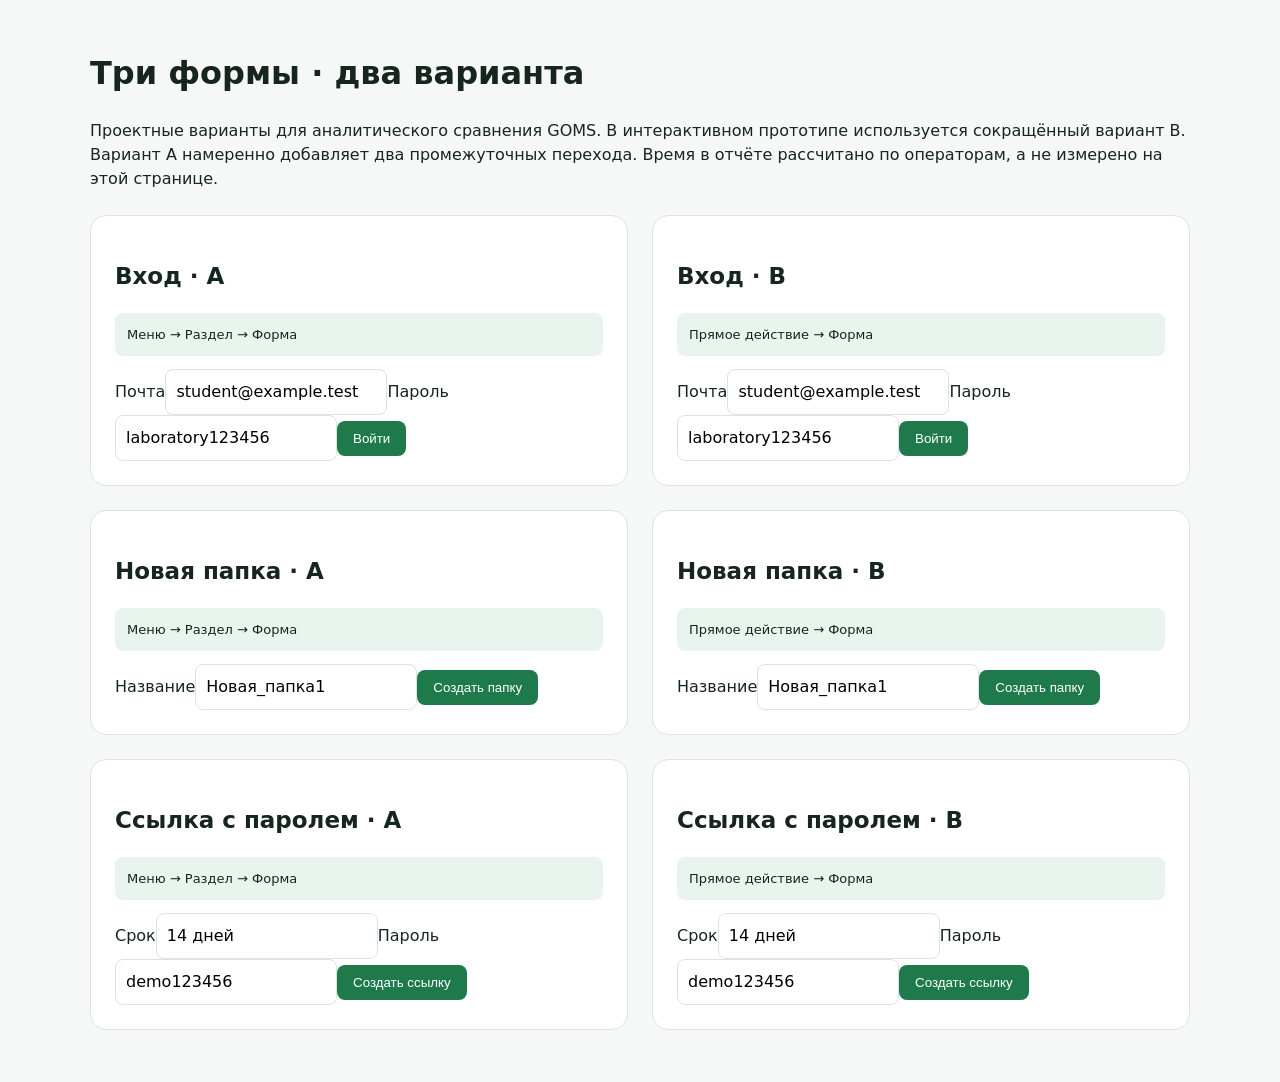
<file: docs/labs/lab6/forms.html>
<!doctype html><html lang="ru"><meta charset="utf-8"><meta name="viewport" content="width=device-width,initial-scale=1"><title>GremlinDrive · варианты форм для GOMS</title><style>body{font-family:Inter,system-ui,sans-serif;color:#17251F;background:#F6F8F7;line-height:1.5}a{color:#003C82}button{background:#1F7A4B;color:#fff;border:0;border-radius:8px;padding:10px 16px;cursor:pointer}select,input{font:inherit;padding:10px;border:1px solid #dbe5df;border-radius:8px;background:#fff}</style><style>body{padding:28px;max-width:1100px;margin:auto}.pair{display:grid;grid-template-columns:1fr 1fr;gap:24px;margin:24px 0}.card{padding:24px;background:white;border-radius:16px;border:1px solid #dbe5df}.route{padding:12px;background:#eaf4ee;border-radius:8px;font-size:13px}h2{font-size:23px}input,select{pointer-events:none}button{pointer-events:none}@media(max-width:650px){.pair{grid-template-columns:1fr}}</style><h1>Три формы · два варианта</h1><p>Проектные варианты для аналитического сравнения GOMS. В интерактивном прототипе используется сокращённый вариант B. Вариант A намеренно добавляет два промежуточных перехода. Время в отчёте рассчитано по операторам, а не измерено на этой странице.</p><div id="forms"></div><script>
for(const [title,fields] of [['Вход',[['Почта','student@example.test'],['Пароль','laboratory123456']]],['Новая папка',[['Название','Новая_папка1']]],['Ссылка с паролем',[['Срок','14 дней'],['Пароль','demo123456']]]]){const pair=document.createElement('section');pair.className='pair';for(const v of ['A','B']){const card=document.createElement('article');card.className='card';const h=document.createElement('h2');h.textContent=title+' · '+v;card.append(h);const p=document.createElement('p');p.className='route';p.textContent=v==='A'?'Меню → Раздел → Форма':'Прямое действие → Форма';card.append(p);for(const [label,value] of fields){const l=document.createElement('label');l.textContent=label;const i=document.createElement('input');i.value=value;l.append(i);card.append(l)}const b=document.createElement('button');b.className='primary';b.textContent=title==='Вход'?'Войти':title==='Новая папка'?'Создать папку':'Создать ссылку';card.append(b);pair.append(card)}document.querySelector('#forms').append(pair)}
</script></html>
</file>
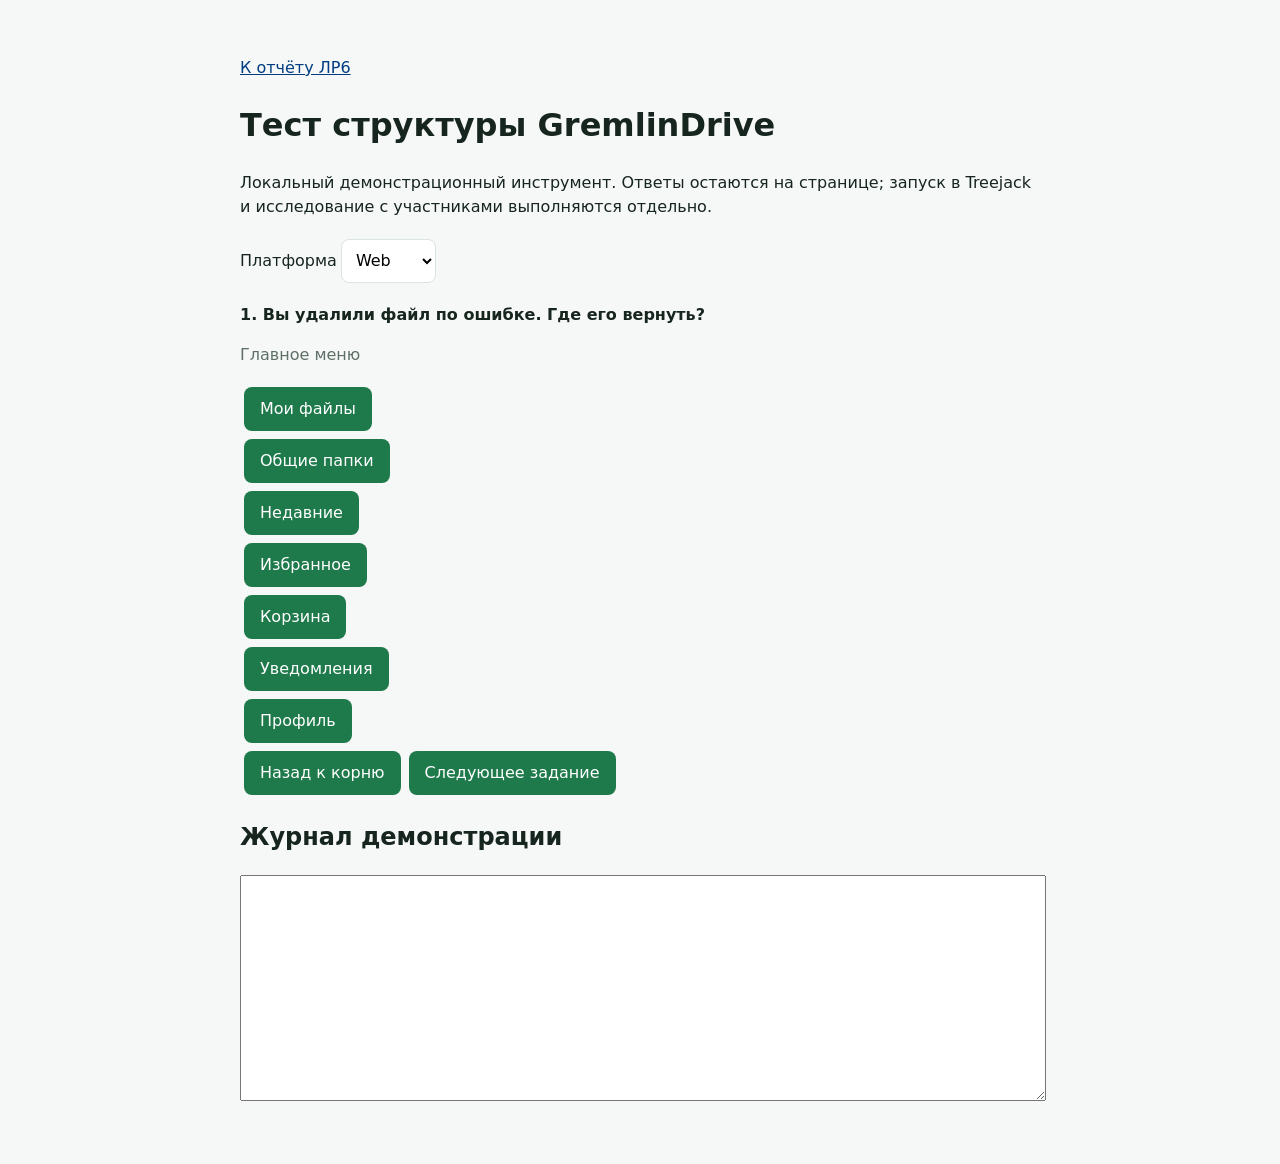
<file: docs/labs/lab6/tree.html>
<!doctype html><html lang="ru"><head><meta charset="utf-8"><meta name="viewport" content="width=device-width,initial-scale=1"><title>GremlinDrive · тест дерева</title><style>body{font-family:Inter,system-ui,sans-serif;color:#17251F;background:#F6F8F7;line-height:1.5}a{color:#003C82}button{background:#1F7A4B;color:#fff;border:0;border-radius:8px;padding:10px 16px;cursor:pointer}select,input{font:inherit;padding:10px;border:1px solid #dbe5df;border-radius:8px;background:#fff}</style><style>body{max-width:800px;margin:32px auto;padding:24px}button,select{min-height:44px;font:inherit;margin:4px}#choices{display:flex;flex-direction:column;align-items:start}textarea{width:100%;height:220px}#task{font-weight:600}#path{color:#5d6f66}</style></head><body><a href="./">К отчёту ЛР6</a><h1>Тест структуры GremlinDrive</h1><p>Локальный демонстрационный инструмент. Ответы остаются на странице; запуск в Treejack и исследование с участниками выполняются отдельно.</p><label>Платформа<select id="device"><option value="desktop">Web</option><option value="mobile">Mobile</option></select></label><p id="task"></p><p id="path"></p><div id="choices"></div><button id="back">Назад к корню</button><button id="next">Следующее задание</button><h2>Журнал демонстрации</h2><textarea id="log" readonly aria-label="Журнал ответов"></textarea><script>
const trees={"desktop": {"Мои файлы": {"Файл": {"Предпросмотр": {}, "Версии": {}, "Комментарии": {}, "Доступ": {}}, "Новая папка": {}, "Загрузить": {}}, "Общие папки": {"Проект GremlinDrive": {"Участники": {}, "Файлы команды": {}}}, "Недавние": {}, "Избранное": {}, "Корзина": {"Восстановление": {}}, "Уведомления": {}, "Профиль": {"Квота и тариф": {"Запросить расширение": {}}, "Настройки": {}}}, "mobile": {"Файлы": {"Файл": {"Предпросмотр": {}, "Версии": {}, "Комментарии": {}, "Доступ": {}}, "Новая папка": {}, "Загрузить": {}}, "Общие": {"Проект GremlinDrive": {"Участники": {}, "Файлы команды": {}}}, "Загрузить": {"Выбрать файлы": {}, "Снять и загрузить": {}, "Очередь": {}}, "Уведомления": {}, "Профиль": {"Квота и тариф": {"Запросить расширение": {}}, "Настройки": {}, "Недавние": {}, "Избранное": {}, "Корзина": {"Восстановление": {}}}}};const tasks=['Вы удалили файл по ошибке. Где его вернуть?','Нужно посмотреть прошлую версию документа. Где искать?','Где пригласить человека в общую папку проекта?','Где запросить увеличение квоты?'];let index=0,path=[],trail=[],started=performance.now(),rows=[];
const $=s=>document.querySelector(s);function render(){$('#task').textContent=(index+1)+'. '+tasks[index];$('#path').textContent=path.join(' / ')||'Главное меню';$('#choices').replaceChildren();let branch=trees[$('#device').value];path.forEach(k=>branch=branch[k]);Object.keys(branch).forEach(k=>{const b=document.createElement('button');b.textContent=k;b.onclick=()=>{path.push(k);trail.push(path.join('/'));if(Object.keys(branch[k]).length)render();else{rows.push({data_origin:'demonstration',device:$('#device').value,task:'C'+(index+1),selected:path.join('/'),seconds:Math.round((performance.now()-started)/100)/10,trail:[...trail]});$('#log').value=JSON.stringify(rows,null,2);$('#choices').textContent='Ответ записан. Перейдите к следующему заданию.'}};$('#choices').append(b)})}function restart(){path=[];trail=[];started=performance.now();render()}$('#back').onclick=()=>{path=[];trail.push('BACK');render()};$('#next').onclick=()=>{index=(index+1)%tasks.length;restart()};$('#device').onchange=restart;render();
</script></body></html>
</file>
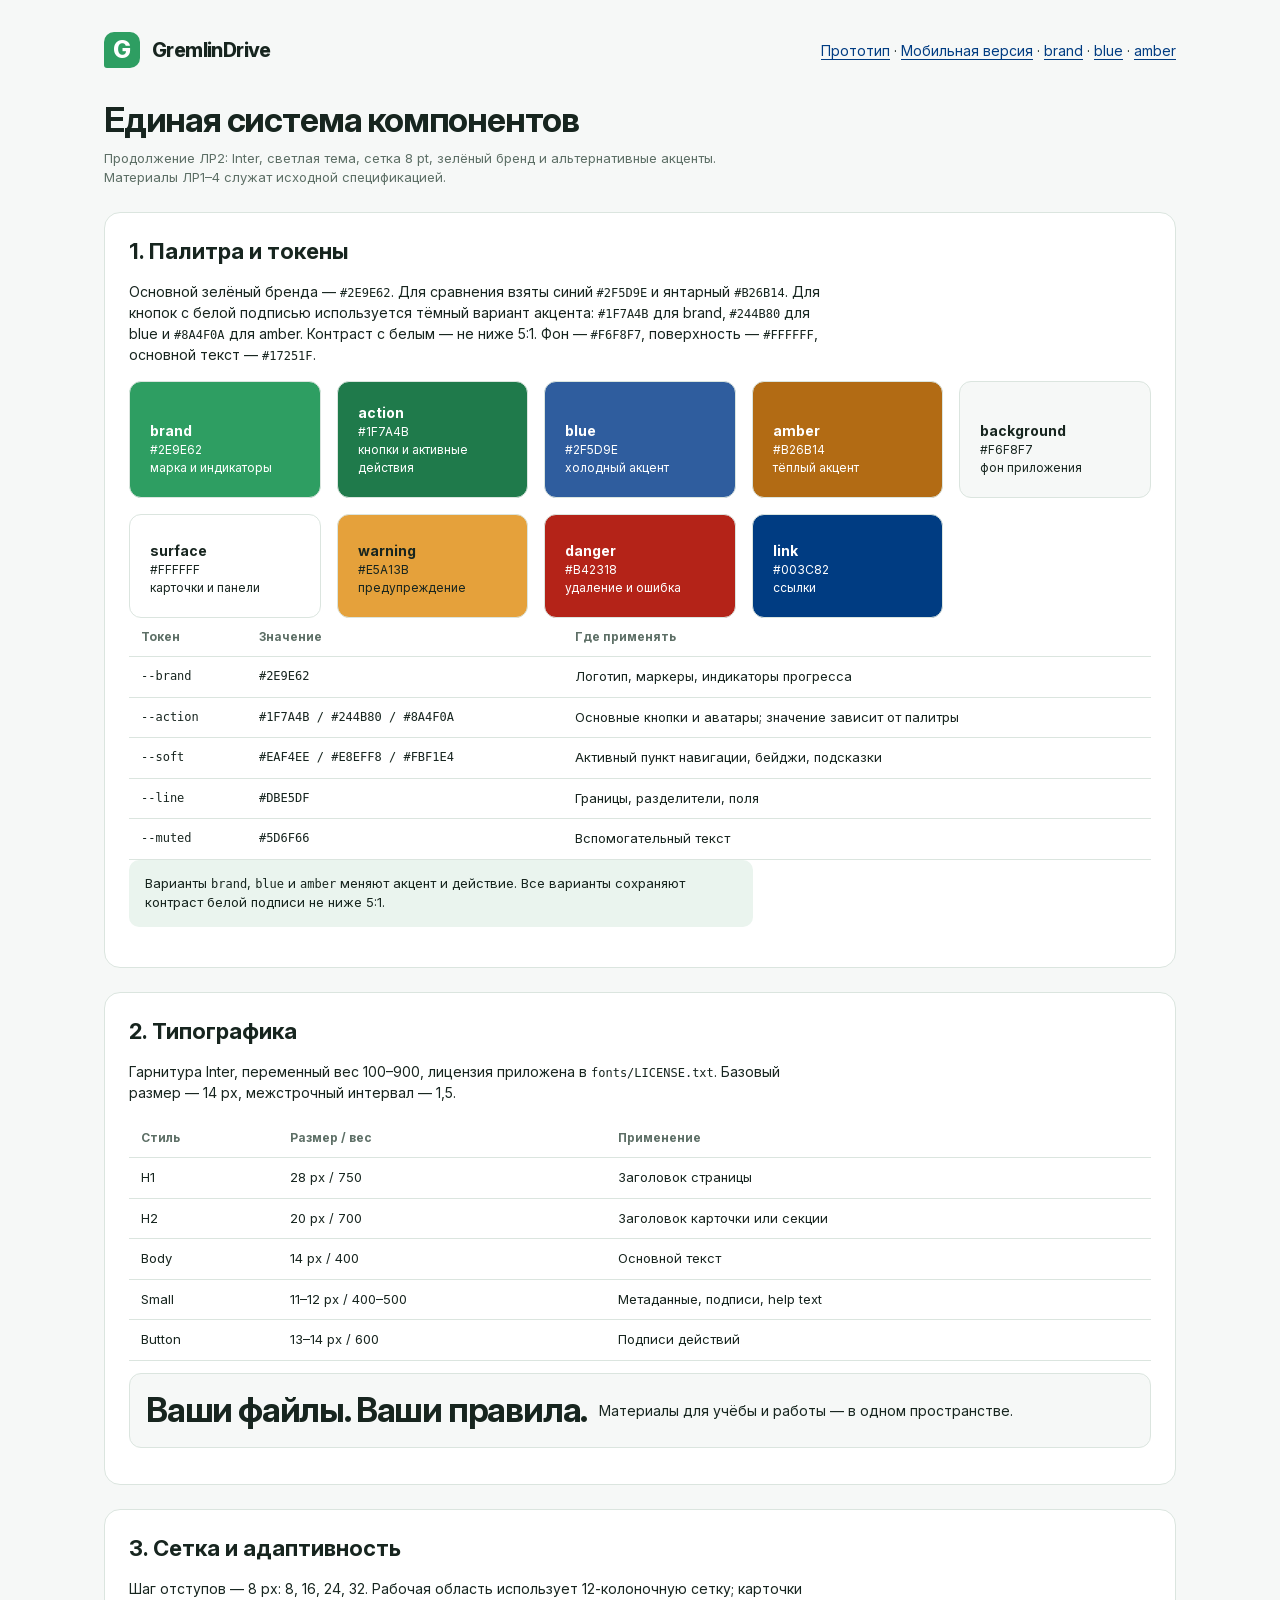
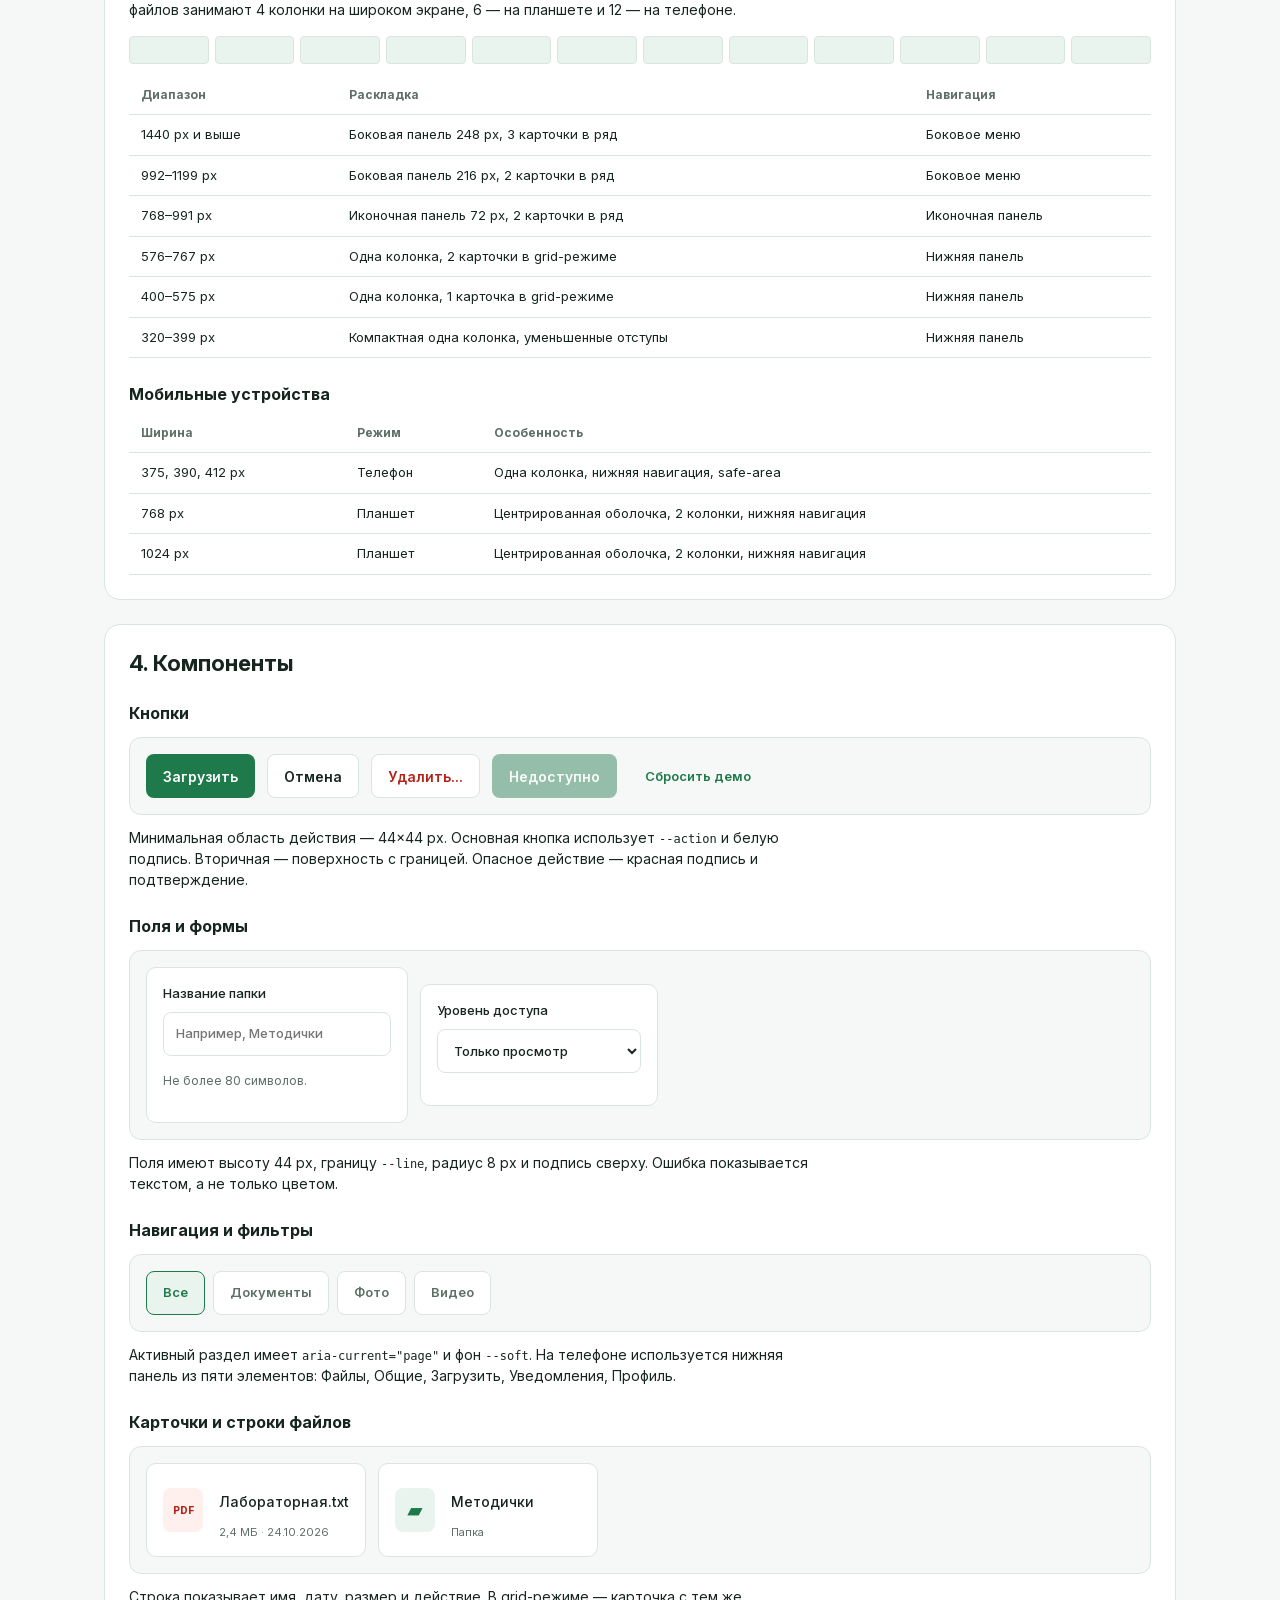
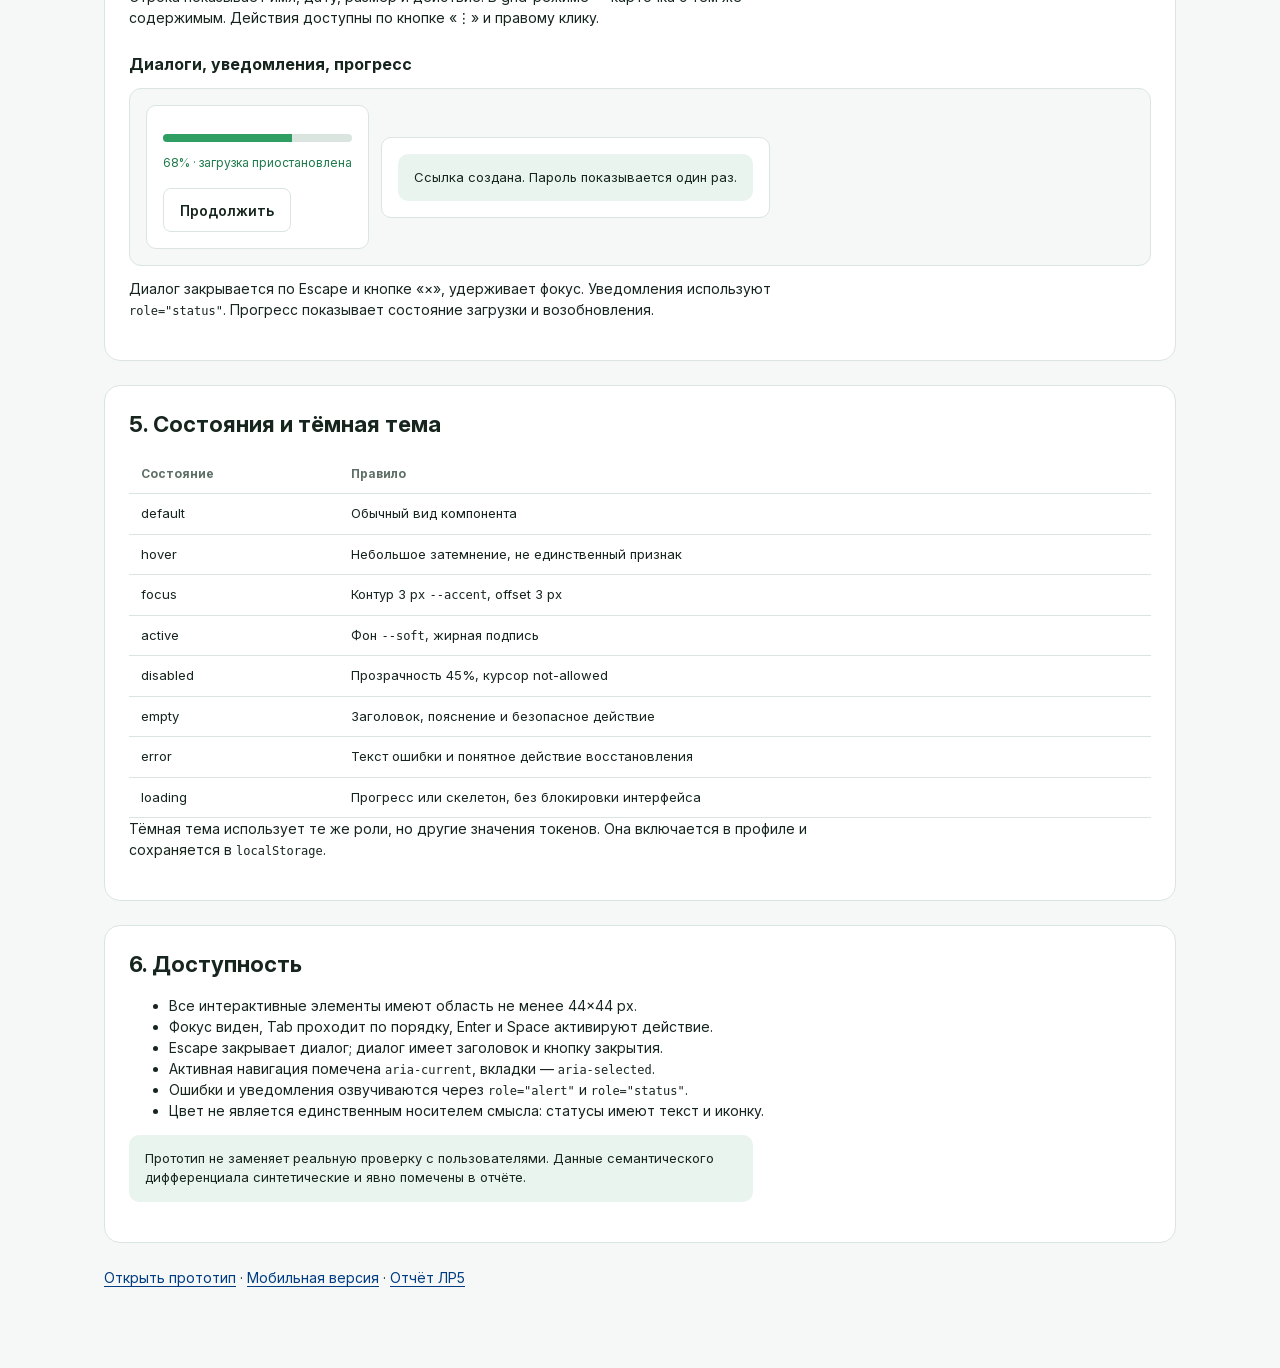
<file: docs/labs/lab5/prototype/styleguide.html>
<!doctype html>
<html lang="ru"><head><meta charset="utf-8"><meta name="viewport" content="width=device-width,initial-scale=1">
<title>GremlinDrive · руководство по стилю</title>
<link rel="stylesheet" href="style.css">
<style>
body.guide{max-width:1120px;margin:auto;padding:32px 24px 64px;background:var(--bg)}
.guide-head{display:flex;align-items:center;justify-content:space-between;gap:16px;flex-wrap:wrap;margin-bottom:32px}
.guide section{background:var(--surface);border:1px solid var(--line);border-radius:16px;padding:24px;margin:24px 0}
.guide h1{font-size:34px;margin:0 0 8px}
.guide h2{font-size:22px;margin:0 0 16px}
.guide h3{font-size:16px;margin:24px 0 8px}
.guide p,.guide li{max-width:78ch}
.guide .meta{color:var(--muted);font-size:13px}
.swatches{display:grid;grid-template-columns:repeat(auto-fit,minmax(160px,1fr));gap:16px}
.swatch{padding:20px;border-radius:12px;border:1px solid var(--line);min-height:104px;display:flex;flex-direction:column;justify-content:flex-end;font-size:12px}
.swatch strong{font-size:14px}
.mono{font-family:"DejaVu Sans Mono",monospace;font-size:12px}
.table{width:100%;border-collapse:collapse;font-size:13px}
.table th,.table td{text-align:left;padding:10px 12px;border-bottom:1px solid var(--line);vertical-align:top}
.table th{font-weight:700;color:var(--muted);font-size:12px}
.example{display:flex;gap:12px;flex-wrap:wrap;align-items:center;padding:16px;background:var(--bg);border:1px solid var(--line);border-radius:12px;margin:12px 0}
.example .box{background:var(--surface);border:1px solid var(--line);border-radius:10px;padding:16px;min-width:220px}
.grid-demo{display:grid;grid-template-columns:repeat(12,1fr);gap:6px;margin:12px 0}
.grid-demo span{height:28px;border-radius:4px;background:var(--soft);border:1px solid var(--line)}
.note{background:var(--soft);border-radius:10px;padding:14px 16px;font-size:13px}
.bad{color:var(--danger);font-weight:600}
.good{color:var(--accent);font-weight:600}
</style></head>
<body class="guide">
<header class="guide-head">
<a class="brand" href="./"><span class="mark">G</span>GremlinDrive</a>
<nav><a href="./">Прототип</a> · <a href="./?mobile=1">Мобильная версия</a> · <a href="./?theme=brand">brand</a> · <a href="./?theme=blue">blue</a> · <a href="./?theme=amber">amber</a></nav>
</header>

<h1>Единая система компонентов</h1>
<p class="meta">Продолжение ЛР2: Inter, светлая тема, сетка 8 pt, зелёный бренд и альтернативные акценты. Материалы ЛР1–4 служат исходной спецификацией.</p>

<section id="palettes">
<h2>1. Палитра и токены</h2>
<p>Основной зелёный бренда — <span class="mono">#2E9E62</span>. Для сравнения взяты синий <span class="mono">#2F5D9E</span> и янтарный <span class="mono">#B26B14</span>. Для кнопок с белой подписью используется тёмный вариант акцента: <span class="mono">#1F7A4B</span> для brand, <span class="mono">#244B80</span> для blue и <span class="mono">#8A4F0A</span> для amber. Контраст с белым — не ниже 5:1. Фон — <span class="mono">#F6F8F7</span>, поверхность — <span class="mono">#FFFFFF</span>, основной текст — <span class="mono">#17251F</span>.</p>
<div class="swatches">
<div class="swatch" style="background:#2E9E62;color:#fff"><strong>brand</strong>#2E9E62<br>марка и индикаторы</div>
<div class="swatch" style="background:#1F7A4B;color:#fff"><strong>action</strong>#1F7A4B<br>кнопки и активные действия</div>
<div class="swatch" style="background:#2F5D9E;color:#fff"><strong>blue</strong>#2F5D9E<br>холодный акцент</div>
<div class="swatch" style="background:#B26B14;color:#fff"><strong>amber</strong>#B26B14<br>тёплый акцент</div>
<div class="swatch" style="background:#F6F8F7;color:#17251F"><strong>background</strong>#F6F8F7<br>фон приложения</div>
<div class="swatch" style="background:#FFFFFF;color:#17251F"><strong>surface</strong>#FFFFFF<br>карточки и панели</div>
<div class="swatch" style="background:#E5A13B;color:#17251F"><strong>warning</strong>#E5A13B<br>предупреждение</div>
<div class="swatch" style="background:#B42318;color:#fff"><strong>danger</strong>#B42318<br>удаление и ошибка</div>
<div class="swatch" style="background:#003C82;color:#fff"><strong>link</strong>#003C82<br>ссылки</div>
</div>
<table class="table"><tr><th>Токен</th><th>Значение</th><th>Где применять</th></tr>
<tr><td class="mono">--brand</td><td class="mono">#2E9E62</td><td>Логотип, маркеры, индикаторы прогресса</td></tr>
<tr><td class="mono">--action</td><td class="mono">#1F7A4B / #244B80 / #8A4F0A</td><td>Основные кнопки и аватары; значение зависит от палитры</td></tr>
<tr><td class="mono">--soft</td><td class="mono">#EAF4EE / #E8EFF8 / #FBF1E4</td><td>Активный пункт навигации, бейджи, подсказки</td></tr>
<tr><td class="mono">--line</td><td class="mono">#DBE5DF</td><td>Границы, разделители, поля</td></tr>
<tr><td class="mono">--muted</td><td class="mono">#5D6F66</td><td>Вспомогательный текст</td></tr></table>
<p class="note">Варианты <span class="mono">brand</span>, <span class="mono">blue</span> и <span class="mono">amber</span> меняют акцент и действие. Все варианты сохраняют контраст белой подписи не ниже 5:1.</p>
</section>

<section id="type">
<h2>2. Типографика</h2>
<p>Гарнитура Inter, переменный вес 100–900, лицензия приложена в <span class="mono">fonts/LICENSE.txt</span>. Базовый размер — 14 px, межстрочный интервал — 1,5.</p>
<table class="table"><tr><th>Стиль</th><th>Размер / вес</th><th>Применение</th></tr>
<tr><td>H1</td><td>28 px / 750</td><td>Заголовок страницы</td></tr>
<tr><td>H2</td><td>20 px / 700</td><td>Заголовок карточки или секции</td></tr>
<tr><td>Body</td><td>14 px / 400</td><td>Основной текст</td></tr>
<tr><td>Small</td><td>11–12 px / 400–500</td><td>Метаданные, подписи, help text</td></tr>
<tr><td>Button</td><td>13–14 px / 600</td><td>Подписи действий</td></tr></table>
<div class="example"><h1 style="margin:0">Ваши файлы. Ваши правила.</h1><p style="margin:0">Материалы для учёбы и работы — в одном пространстве.</p></div>
</section>

<section id="grid">
<h2>3. Сетка и адаптивность</h2>
<p>Шаг отступов — 8 px: 8, 16, 24, 32. Рабочая область использует 12-колоночную сетку; карточки файлов занимают 4 колонки на широком экране, 6 — на планшете и 12 — на телефоне.</p>
<div class="grid-demo"><span></span><span></span><span></span><span></span><span></span><span></span><span></span><span></span><span></span><span></span><span></span><span></span></div>
<table class="table"><tr><th>Диапазон</th><th>Раскладка</th><th>Навигация</th></tr>
<tr><td>1440 px и выше</td><td>Боковая панель 248 px, 3 карточки в ряд</td><td>Боковое меню</td></tr>
<tr><td>992–1199 px</td><td>Боковая панель 216 px, 2 карточки в ряд</td><td>Боковое меню</td></tr>
<tr><td>768–991 px</td><td>Иконочная панель 72 px, 2 карточки в ряд</td><td>Иконочная панель</td></tr>
<tr><td>576–767 px</td><td>Одна колонка, 2 карточки в grid-режиме</td><td>Нижняя панель</td></tr>
<tr><td>400–575 px</td><td>Одна колонка, 1 карточка в grid-режиме</td><td>Нижняя панель</td></tr>
<tr><td>320–399 px</td><td>Компактная одна колонка, уменьшенные отступы</td><td>Нижняя панель</td></tr></table>
<h3>Мобильные устройства</h3>
<table class="table"><tr><th>Ширина</th><th>Режим</th><th>Особенность</th></tr>
<tr><td>375, 390, 412 px</td><td>Телефон</td><td>Одна колонка, нижняя навигация, safe-area</td></tr>
<tr><td>768 px</td><td>Планшет</td><td>Центрированная оболочка, 2 колонки, нижняя навигация</td></tr>
<tr><td>1024 px</td><td>Планшет</td><td>Центрированная оболочка, 2 колонки, нижняя навигация</td></tr></table>
</section>

<section id="components">
<h2>4. Компоненты</h2>
<h3>Кнопки</h3>
<div class="example"><button class="primary">Загрузить</button><button class="outline">Отмена</button><button class="outline danger">Удалить...</button><button class="primary" disabled>Недоступно</button><button class="text-button">Сбросить демо</button></div>
<p>Минимальная область действия — 44×44 px. Основная кнопка использует <span class="mono">--action</span> и белую подпись. Вторичная — поверхность с границей. Опасное действие — красная подпись и подтверждение.</p>
<h3>Поля и формы</h3>
<div class="example"><div class="box"><label>Название папки<input placeholder="Например, Методички"></label><p class="field-help">Не более 80 символов.</p></div><div class="box"><label>Уровень доступа<select><option>Только просмотр</option><option>Просмотр и скачивание</option></select></label></div></div>
<p>Поля имеют высоту 44 px, границу <span class="mono">--line</span>, радиус 8 px и подпись сверху. Ошибка показывается текстом, а не только цветом.</p>
<h3>Навигация и фильтры</h3>
<div class="example"><div class="filters" style="margin:0"><button class="selected">Все</button><button>Документы</button><button>Фото</button><button>Видео</button></div></div>
<p>Активный раздел имеет <span class="mono">aria-current="page"</span> и фон <span class="mono">--soft</span>. На телефоне используется нижняя панель из пяти элементов: Файлы, Общие, Загрузить, Уведомления, Профиль.</p>
<h3>Карточки и строки файлов</h3>
<div class="example"><div class="box"><div class="file-name"><span class="file-icon pdf">PDF</span><div class="file-label"><button>Лабораторная.txt</button><small>2,4 МБ · 24.10.2026</small></div></div></div><div class="box"><div class="file-name"><span class="file-icon folder">▰</span><div class="file-label"><button>Методички</button><small>Папка</small></div></div></div></div>
<p>Строка показывает имя, дату, размер и действие. В grid-режиме — карточка с тем же содержимым. Действия доступны по кнопке «⋮» и правому клику.</p>
<h3>Диалоги, уведомления, прогресс</h3>
<div class="example"><div class="box"><div class="progress"><span style="width:68%"></span></div><p class="status">68% · загрузка приостановлена</p><button class="outline">Продолжить</button></div><div class="box"><div class="note">Ссылка создана. Пароль показывается один раз.</div></div></div>
<p>Диалог закрывается по Escape и кнопке «×», удерживает фокус. Уведомления используют <span class="mono">role="status"</span>. Прогресс показывает состояние загрузки и возобновления.</p>
</section>

<section id="states">
<h2>5. Состояния и тёмная тема</h2>
<table class="table"><tr><th>Состояние</th><th>Правило</th></tr>
<tr><td>default</td><td>Обычный вид компонента</td></tr>
<tr><td>hover</td><td>Небольшое затемнение, не единственный признак</td></tr>
<tr><td>focus</td><td>Контур 3 px <span class="mono">--accent</span>, offset 3 px</td></tr>
<tr><td>active</td><td>Фон <span class="mono">--soft</span>, жирная подпись</td></tr>
<tr><td>disabled</td><td>Прозрачность 45%, курсор not-allowed</td></tr>
<tr><td>empty</td><td>Заголовок, пояснение и безопасное действие</td></tr>
<tr><td>error</td><td>Текст ошибки и понятное действие восстановления</td></tr>
<tr><td>loading</td><td>Прогресс или скелетон, без блокировки интерфейса</td></tr></table>
<p>Тёмная тема использует те же роли, но другие значения токенов. Она включается в профиле и сохраняется в <span class="mono">localStorage</span>.</p>
</section>

<section id="a11y">
<h2>6. Доступность</h2>
<ul>
<li>Все интерактивные элементы имеют область не менее 44×44 px.</li>
<li>Фокус виден, Tab проходит по порядку, Enter и Space активируют действие.</li>
<li>Escape закрывает диалог; диалог имеет заголовок и кнопку закрытия.</li>
<li>Активная навигация помечена <span class="mono">aria-current</span>, вкладки — <span class="mono">aria-selected</span>.</li>
<li>Ошибки и уведомления озвучиваются через <span class="mono">role="alert"</span> и <span class="mono">role="status"</span>.</li>
<li>Цвет не является единственным носителем смысла: статусы имеют текст и иконку.</li>
</ul>
<p class="note">Прототип не заменяет реальную проверку с пользователями. Данные семантического дифференциала синтетические и явно помечены в отчёте.</p>
</section>

<p><a href="./">Открыть прототип</a> · <a href="./?mobile=1">Мобильная версия</a> · <a href="../lab5-report.pdf">Отчёт ЛР5</a></p>
</body></html>
</file>
<file: docs/styles.css>
@import url("https://fonts.googleapis.com/css2?family=Manrope:wght@400;500;600;700;800&display=swap");

:root {
  color-scheme: dark;
  --bg: #0a0f0e;
  --surface: #111817;
  --surface-2: #16201e;
  --line: rgba(255, 255, 255, 0.1);
  --text: #f2f7f5;
  --muted: #9eaaa6;
  --green: #a9f04d;
  --green-2: #70d85f;
  --ink: #10160d;
  --max: 1180px;
}

* {
  box-sizing: border-box;
}

html {
  scroll-behavior: smooth;
}

body {
  margin: 0;
  background:
    radial-gradient(circle at 85% 0%, rgba(84, 163, 88, 0.12), transparent 30rem),
    var(--bg);
  color: var(--text);
  font-family: "Manrope", system-ui, sans-serif;
  line-height: 1.6;
}

a {
  color: inherit;
  text-decoration: none;
}

.site-header,
footer {
  width: min(calc(100% - 40px), var(--max));
  margin: 0 auto;
}

.site-header {
  position: relative;
  z-index: 10;
  display: flex;
  align-items: center;
  justify-content: space-between;
  min-height: 84px;
  border-bottom: 1px solid var(--line);
}

.brand {
  display: inline-flex;
  align-items: center;
  gap: 12px;
  font-weight: 800;
  letter-spacing: -0.03em;
}

.brand-mark {
  display: grid;
  width: 34px;
  height: 34px;
  place-items: center;
  border-radius: 10px 10px 10px 3px;
  background: var(--green);
  color: var(--ink);
  font-size: 18px;
}

nav {
  display: flex;
  align-items: center;
  gap: 32px;
  color: var(--muted);
  font-size: 14px;
  font-weight: 600;
}

nav a:hover,
.text-link:hover {
  color: var(--green);
}

.nav-button {
  padding: 9px 18px;
  border: 1px solid var(--line);
  border-radius: 999px;
  color: var(--text);
}

main {
  overflow: hidden;
}

.hero {
  display: grid;
  min-height: 700px;
  width: min(calc(100% - 40px), var(--max));
  margin: 0 auto;
  grid-template-columns: 0.9fr 1.1fr;
  align-items: center;
  gap: 60px;
  padding: 72px 0 90px;
}

.eyebrow {
  margin: 0 0 18px;
  color: var(--green);
  font-size: 12px;
  font-weight: 800;
  letter-spacing: 0.17em;
  text-transform: uppercase;
}

h1,
h2,
h3,
p {
  margin-top: 0;
}

h1 {
  margin-bottom: 26px;
  font-size: clamp(52px, 7vw, 88px);
  line-height: 0.96;
  letter-spacing: -0.07em;
}

h1 span {
  color: var(--green);
}

.hero-text {
  max-width: 590px;
  margin-bottom: 32px;
  color: var(--muted);
  font-size: 18px;
}

.hero-actions {
  display: flex;
  flex-wrap: wrap;
  gap: 12px;
}

.button {
  display: inline-flex;
  min-height: 50px;
  align-items: center;
  justify-content: center;
  padding: 0 24px;
  border-radius: 12px;
  font-size: 14px;
  font-weight: 800;
  transition: transform 160ms ease, background 160ms ease;
}

.button:hover {
  transform: translateY(-2px);
}

.button-primary {
  background: var(--green);
  color: var(--ink);
}

.button-primary:hover {
  background: #bcff68;
}

.button-secondary {
  border: 1px solid var(--line);
  background: rgba(255, 255, 255, 0.03);
}

.hero-points {
  display: flex;
  flex-wrap: wrap;
  gap: 22px;
  margin: 32px 0 0;
  padding: 0;
  color: var(--muted);
  font-size: 12px;
  list-style: none;
}

.hero-points li::before {
  margin-right: 8px;
  color: var(--green);
  content: "✓";
}

.hero-visual {
  position: relative;
}

.app-window {
  overflow: hidden;
  border: 1px solid rgba(255, 255, 255, 0.13);
  border-radius: 20px;
  background: #eaf0ed;
  box-shadow: 0 35px 100px rgba(0, 0, 0, 0.4);
  color: #1c2824;
  transform: perspective(1200px) rotateY(-5deg) rotateX(2deg);
}

.window-bar {
  display: flex;
  height: 52px;
  align-items: center;
  gap: 7px;
  padding: 0 18px;
  background: #18221f;
}

.window-bar > span {
  width: 8px;
  height: 8px;
  border-radius: 50%;
  background: #46524e;
}

.window-search {
  width: 44%;
  margin: 0 auto;
  padding: 7px 14px;
  border-radius: 7px;
  background: #26322e;
  color: #91a09b;
  font-size: 9px;
}

.app-layout {
  display: grid;
  min-height: 410px;
  grid-template-columns: 105px 1fr;
}

.app-layout aside {
  position: relative;
  padding: 26px 17px;
  background: #dfe7e3;
}

.mini-logo {
  display: grid;
  width: 30px;
  height: 30px;
  margin-bottom: 30px;
  place-items: center;
  border-radius: 8px;
  background: #18221f;
  color: var(--green);
  font-weight: 800;
}

.side-line {
  width: 66px;
  height: 9px;
  margin: 17px 0;
  border-radius: 5px;
  background: #bdc9c4;
}

.side-line.active {
  background: #7b8c85;
}

.side-line.short {
  width: 44px;
}

.storage {
  position: absolute;
  right: 17px;
  bottom: 20px;
  left: 17px;
}

.storage small,
.storage strong {
  display: block;
  font-size: 7px;
}

.storage div {
  height: 4px;
  margin: 7px 0;
  border-radius: 4px;
  background: #c3cdc9;
}

.storage div span {
  display: block;
  width: 39%;
  height: 100%;
  border-radius: inherit;
  background: #73bb4a;
}

.file-area {
  padding: 30px;
}

.file-heading {
  display: flex;
  align-items: flex-end;
  justify-content: space-between;
  margin-bottom: 27px;
}

.file-heading small,
.file-heading strong {
  display: block;
}

.file-heading small {
  color: #78847f;
  font-size: 8px;
}

.file-heading strong {
  font-size: 21px;
}

.file-heading button {
  border: 0;
  border-radius: 8px;
  background: #1d2925;
  color: white;
  font: inherit;
  font-size: 8px;
  font-weight: 700;
  padding: 10px 13px;
}

.folders {
  display: grid;
  grid-template-columns: repeat(3, 1fr);
  gap: 11px;
}

.folders article {
  padding: 16px 13px;
  border: 1px solid #d7deda;
  border-radius: 10px;
  background: #f6f8f7;
}

.folders span,
.folders strong,
.folders small {
  display: block;
}

.folders span {
  margin-bottom: 15px;
  font-size: 18px;
}

.folders strong {
  font-size: 9px;
}

.folders small {
  color: #8b9792;
  font-size: 7px;
}

.recent-list {
  margin-top: 28px;
  overflow: hidden;
  border: 1px solid #d6ddda;
  border-radius: 10px;
  background: #f6f8f7;
}

.recent-list > div {
  display: grid;
  grid-template-columns: 30px 1fr auto;
  align-items: center;
  gap: 10px;
  padding: 10px 12px;
  border-bottom: 1px solid #dfe5e2;
}

.recent-list > div:last-child {
  border-bottom: 0;
}

.recent-list strong {
  font-size: 8px;
}

.recent-list small {
  color: #8b9692;
  font-size: 7px;
}

.file-icon {
  display: grid;
  width: 27px;
  height: 29px;
  place-items: center;
  border-radius: 5px;
  background: #dbe8e2;
  font-size: 6px;
  font-weight: 800;
}

.file-icon.pdf { color: #d15454; }
.file-icon.fig { color: #735bcc; }
.file-icon.doc { color: #3876bf; }

.secure-card {
  position: absolute;
  right: -14px;
  bottom: -30px;
  display: flex;
  align-items: center;
  gap: 12px;
  padding: 14px 18px;
  border: 1px solid rgba(255, 255, 255, 0.13);
  border-radius: 13px;
  background: #17201e;
  box-shadow: 0 20px 40px rgba(0, 0, 0, 0.3);
}

.secure-card > span {
  display: grid;
  width: 30px;
  height: 30px;
  place-items: center;
  border-radius: 50%;
  background: rgba(169, 240, 77, 0.14);
  color: var(--green);
}

.secure-card strong,
.secure-card small {
  display: block;
}

.secure-card strong {
  font-size: 11px;
}

.secure-card small {
  color: var(--muted);
  font-size: 8px;
}

.trust-strip {
  display: grid;
  border-top: 1px solid var(--line);
  border-bottom: 1px solid var(--line);
  grid-template-columns: repeat(4, 1fr);
}

.trust-strip p {
  margin: 0;
  padding: 22px;
  border-right: 1px solid var(--line);
  color: var(--muted);
  font-size: 12px;
  font-weight: 700;
  text-align: center;
}

.trust-strip p:last-child {
  border-right: 0;
}

.section {
  width: min(calc(100% - 40px), var(--max));
  margin: 0 auto;
  padding: 130px 0;
}

.section-heading {
  max-width: 670px;
  margin-bottom: 54px;
}

.section-heading h2,
.cta h2 {
  margin-bottom: 22px;
  font-size: clamp(38px, 5vw, 62px);
  line-height: 1.04;
  letter-spacing: -0.055em;
}

.section-heading > p:last-child {
  color: var(--muted);
  font-size: 17px;
}

.feature-grid {
  display: grid;
  grid-template-columns: repeat(2, 1fr);
  gap: 14px;
}

.feature-card {
  min-height: 300px;
  padding: 34px;
  border: 1px solid var(--line);
  border-radius: 18px;
  background: var(--surface);
}

.feature-wide {
  grid-row: span 2;
  min-height: 614px;
  background:
    radial-gradient(circle at 70% 75%, rgba(169, 240, 77, 0.14), transparent 38%),
    var(--surface);
}

.feature-number {
  color: var(--green);
  font-size: 11px;
  font-weight: 800;
}

.feature-card h3 {
  max-width: 400px;
  margin: 90px 0 14px;
  font-size: 27px;
  line-height: 1.15;
  letter-spacing: -0.035em;
}

.feature-wide h3 {
  margin-top: 270px;
  font-size: 38px;
}

.feature-card p {
  max-width: 470px;
  margin-bottom: 0;
  color: var(--muted);
}

.feature-accent {
  background: var(--green);
  color: var(--ink);
}

.feature-accent .feature-number,
.feature-accent p {
  color: rgba(16, 22, 13, 0.7);
}

.tags {
  display: flex;
  gap: 8px;
  margin-top: 28px;
}

.tags span {
  padding: 7px 11px;
  border: 1px solid var(--line);
  border-radius: 999px;
  color: var(--muted);
  font-size: 10px;
}

.research-section {
  width: 100%;
  padding-right: max(20px, calc((100% - var(--max)) / 2));
  padding-left: max(20px, calc((100% - var(--max)) / 2));
  background: #e9eee9;
  color: #13201b;
}

.research-section .section-heading > p:last-child {
  color: #69756f;
}

.stats-grid {
  display: grid;
  grid-template-columns: repeat(4, 1fr);
  gap: 1px;
  margin-bottom: 36px;
  background: #cbd4cf;
}

.stats-grid article {
  min-height: 220px;
  padding: 30px;
  background: #e9eee9;
}

.stats-grid strong {
  display: block;
  color: #1c2c25;
  font-size: clamp(35px, 4vw, 54px);
  letter-spacing: -0.06em;
}

.stats-grid strong span {
  color: #6aa52c;
  font-size: 0.55em;
}

.stats-grid p {
  max-width: 190px;
  margin-top: 50px;
  color: #59665f;
  font-size: 13px;
}

.text-link {
  display: inline-flex;
  align-items: center;
  gap: 10px;
  font-size: 13px;
  font-weight: 800;
}

.text-link span {
  font-size: 20px;
}

.audience-grid {
  display: grid;
  grid-template-columns: repeat(4, 1fr);
  border-top: 1px solid var(--line);
}

.audience-grid article {
  min-height: 285px;
  padding: 30px 25px;
  border-right: 1px solid var(--line);
}

.audience-grid article:last-child {
  border-right: 0;
}

.audience-grid span {
  color: var(--green);
  font-size: 10px;
  font-weight: 800;
}

.audience-grid h3 {
  margin-top: 110px;
  margin-bottom: 10px;
  font-size: 21px;
}

.audience-grid p {
  color: var(--muted);
  font-size: 13px;
}

.roadmap-section {
  border-top: 1px solid var(--line);
}

.timeline {
  margin: 0;
  padding: 0;
  list-style: none;
}

.timeline li {
  display: grid;
  grid-template-columns: 110px 1fr;
  padding: 26px 0;
  border-bottom: 1px solid var(--line);
}

.timeline li > span {
  color: #55615d;
  font-size: 12px;
  font-weight: 800;
}

.timeline li.done > span,
.timeline li.done small {
  color: var(--green);
}

.timeline small {
  color: var(--muted);
  font-size: 9px;
  font-weight: 800;
  letter-spacing: 0.12em;
  text-transform: uppercase;
}

.timeline h3 {
  margin: 4px 0;
  font-size: 24px;
}

.timeline p {
  margin: 0;
  color: var(--muted);
  font-size: 13px;
}

.cta {
  display: flex;
  min-height: 520px;
  align-items: center;
  justify-content: center;
  padding: 80px 20px;
  background:
    linear-gradient(rgba(11, 17, 16, 0.78), rgba(11, 17, 16, 0.9)),
    radial-gradient(circle at center, #406a36, #0a0f0e 65%);
  text-align: center;
  flex-direction: column;
}

.cta h2 {
  margin-bottom: 38px;
}

footer {
  display: grid;
  min-height: 150px;
  align-items: center;
  grid-template-columns: 1fr auto;
  gap: 4px 30px;
  color: var(--muted);
  font-size: 11px;
}

footer .brand {
  grid-row: span 2;
  color: var(--text);
}

footer p {
  margin: 0;
  text-align: right;
}

@media (max-width: 900px) {
  nav > a:not(.nav-button) {
    display: none;
  }

  .hero {
    grid-template-columns: 1fr;
    padding-top: 60px;
  }

  .hero-copy {
    max-width: 700px;
  }

  .hero-visual {
    width: min(100%, 650px);
  }

  .stats-grid,
  .audience-grid {
    grid-template-columns: repeat(2, 1fr);
  }

  .audience-grid article:nth-child(2) {
    border-right: 0;
  }

  .audience-grid article:nth-child(-n + 2) {
    border-bottom: 1px solid var(--line);
  }
}

@media (max-width: 620px) {
  .site-header {
    min-height: 70px;
  }

  .site-header .brand span:last-child {
    display: none;
  }

  .hero {
    min-height: auto;
    padding: 70px 0;
  }

  h1 {
    font-size: 51px;
  }

  .hero-text {
    font-size: 16px;
  }

  .app-window {
    transform: none;
  }

  .app-layout {
    min-height: 300px;
    grid-template-columns: 74px 1fr;
  }

  .file-area {
    padding: 20px 14px;
  }

  .folders {
    grid-template-columns: repeat(2, 1fr);
  }

  .folders article:last-child {
    display: none;
  }

  .secure-card {
    right: 10px;
  }

  .trust-strip,
  .feature-grid,
  .stats-grid,
  .audience-grid {
    grid-template-columns: 1fr;
  }

  .trust-strip p {
    border-right: 0;
    border-bottom: 1px solid var(--line);
  }

  .feature-wide {
    min-height: 420px;
  }

  .feature-wide h3 {
    margin-top: 140px;
  }

  .stats-grid article {
    min-height: 170px;
  }

  .stats-grid p {
    margin-top: 25px;
  }

  .audience-grid article,
  .audience-grid article:nth-child(2) {
    border-right: 0;
    border-bottom: 1px solid var(--line);
  }

  .timeline li {
    grid-template-columns: 50px 1fr;
  }

  footer {
    padding: 35px 0;
    grid-template-columns: 1fr;
  }

  footer .brand {
    grid-row: auto;
    margin-bottom: 15px;
  }

  footer p {
    text-align: left;
  }
}

@media (prefers-reduced-motion: reduce) {
  html {
    scroll-behavior: auto;
  }

  .button {
    transition: none;
  }
}
</file>
<file: docs/labs/labs.css>
:root {
  --bg: #f5f8f6;
  --surface: #ffffff;
  --ink: #17251f;
  --muted: #5d6f66;
  --line: #dbe5df;
  --green: #1f7a4b;
  --green-soft: #eaf4ee;
  --amber: #b26b14;
  --shadow: 0 18px 50px rgba(23, 37, 31, 0.08);
  --max: 1120px;
}

* { box-sizing: border-box; }

html { scroll-behavior: smooth; }

body {
  margin: 0;
  background: var(--bg);
  color: var(--ink);
  font-family: -apple-system, BlinkMacSystemFont, "Segoe UI", Roboto, "DejaVu Sans", Arial, sans-serif;
  line-height: 1.65;
}

a { color: var(--green); }

img { max-width: 100%; height: auto; }

.site-header {
  width: min(calc(100% - 40px), var(--max));
  margin: 0 auto;
  min-height: 76px;
  display: flex;
  align-items: center;
  justify-content: space-between;
  gap: 20px;
  border-bottom: 1px solid var(--line);
}

.brand {
  display: inline-flex;
  align-items: center;
  gap: 10px;
  color: var(--ink);
  font-weight: 800;
  text-decoration: none;
}

.brand-mark {
  display: grid;
  width: 34px;
  height: 34px;
  place-items: center;
  border-radius: 10px 10px 10px 3px;
  background: var(--green);
  color: #fff;
}

.site-header nav {
  display: flex;
  gap: 22px;
  font-size: 14px;
  font-weight: 600;
}

.site-header nav a {
  color: var(--muted);
  text-decoration: none;
}

.site-header nav a:hover { color: var(--green); }

main {
  width: min(calc(100% - 40px), var(--max));
  margin: 0 auto;
  padding: 54px 0 80px;
}

.hero {
  padding: 18px 0 40px;
  border-bottom: 1px solid var(--line);
}

.eyebrow {
  margin: 0 0 12px;
  color: var(--green);
  font-size: 12px;
  font-weight: 800;
  letter-spacing: 0.16em;
  text-transform: uppercase;
}

h1 {
  margin: 0 0 18px;
  font-size: clamp(34px, 5vw, 58px);
  line-height: 1.05;
  letter-spacing: -0.04em;
}

h2 {
  margin: 0 0 16px;
  font-size: clamp(25px, 3vw, 34px);
  line-height: 1.2;
  letter-spacing: -0.02em;
}

h3 {
  margin: 26px 0 10px;
  font-size: 20px;
}

p { margin: 0 0 14px; }

.lead {
  max-width: 780px;
  color: var(--muted);
  font-size: 18px;
}

.meta {
  display: flex;
  flex-wrap: wrap;
  gap: 8px;
  margin: 22px 0;
}

.chip {
  padding: 6px 12px;
  border: 1px solid var(--line);
  border-radius: 999px;
  background: var(--surface);
  color: var(--muted);
  font-size: 13px;
  font-weight: 600;
}

.actions {
  display: flex;
  flex-wrap: wrap;
  gap: 10px;
  margin-top: 24px;
}

.button {
  display: inline-block;
  padding: 11px 18px;
  border-radius: 999px;
  border: 1px solid var(--line);
  background: var(--surface);
  color: var(--ink);
  font-size: 14px;
  font-weight: 700;
  text-decoration: none;
}

.button.primary {
  border-color: var(--green);
  background: var(--green);
  color: #fff;
}

.toc {
  display: flex;
  flex-wrap: wrap;
  gap: 8px;
  padding: 22px 0 0;
}

.toc a {
  padding: 7px 12px;
  border-radius: 8px;
  background: var(--green-soft);
  color: var(--green);
  font-size: 13px;
  font-weight: 700;
  text-decoration: none;
}

.section {
  padding: 46px 0 8px;
  border-bottom: 1px solid var(--line);
}

.section:last-of-type { border-bottom: 0; }

.section-intro {
  max-width: 820px;
  color: var(--muted);
}

.card {
  margin: 18px 0;
  padding: 26px;
  border: 1px solid var(--line);
  border-radius: 18px;
  background: var(--surface);
  box-shadow: var(--shadow);
}

.card h2, .card h3 { margin-top: 0; }

.grid-2 {
  display: grid;
  grid-template-columns: repeat(2, minmax(0, 1fr));
  gap: 18px;
}

.grid-3 {
  display: grid;
  grid-template-columns: repeat(3, minmax(0, 1fr));
  gap: 18px;
}

figure {
  margin: 22px 0;
  padding: 14px;
  border: 1px solid var(--line);
  border-radius: 14px;
  background: #fff;
}

figure img {
  display: block;
  width: 100%;
  margin: 0 auto;
}

figcaption {
  margin-top: 10px;
  color: var(--muted);
  font-size: 13px;
  text-align: center;
}

figure.tall img {
  width: auto;
  max-height: 900px;
}

table {
  width: 100%;
  margin: 16px 0;
  border-collapse: collapse;
  font-size: 14px;
}

th, td {
  padding: 9px 10px;
  border-bottom: 1px solid var(--line);
  text-align: left;
  vertical-align: top;
}

th {
  background: var(--green-soft);
  color: var(--ink);
  font-size: 13px;
}

code {
  padding: 1px 5px;
  border-radius: 5px;
  background: #edf2ef;
  font-family: "DejaVu Sans Mono", monospace;
  font-size: 0.9em;
}

details {
  margin: 14px 0;
  padding: 12px 16px;
  border: 1px solid var(--line);
  border-radius: 12px;
  background: #fbfdfc;
}

summary {
  cursor: pointer;
  font-weight: 700;
}

.note {
  padding: 14px 16px;
  border-left: 4px solid var(--green);
  border-radius: 8px;
  background: var(--green-soft);
}

.lab-grid {
  display: grid;
  grid-template-columns: repeat(2, minmax(0, 1fr));
  gap: 18px;
  margin-top: 26px;
}

.lab-card {
  padding: 26px;
  border: 1px solid var(--line);
  border-radius: 18px;
  background: var(--surface);
  box-shadow: var(--shadow);
}

.lab-card h2 { font-size: 24px; }

.lab-card .status {
  display: inline-block;
  margin-bottom: 12px;
  padding: 4px 10px;
  border-radius: 999px;
  background: var(--green-soft);
  color: var(--green);
  font-size: 12px;
  font-weight: 800;
}

footer {
  width: min(calc(100% - 40px), var(--max));
  margin: 0 auto;
  padding: 28px 0 44px;
  border-top: 1px solid var(--line);
  color: var(--muted);
  font-size: 13px;
}

@media (max-width: 820px) {
  .grid-2, .grid-3, .lab-grid { grid-template-columns: 1fr; }
  .site-header { align-items: flex-start; padding: 16px 0; }
  .site-header nav { flex-wrap: wrap; gap: 12px; }
  main { padding-top: 34px; }
}
</file>
<file: docs/labs/lab4/lab4.css>
:root {
  --bg: #f5f8f6;
  --surface: #ffffff;
  --ink: #17251f;
  --muted: #5d6f66;
  --line: #dbe5df;
  --green: #1f7a4b;
  --green-soft: #eaf4ee;
  --amber: #b26b14;
  --shadow: 0 18px 50px rgba(23, 37, 31, 0.08);
  --max: 1120px;
}

* { box-sizing: border-box; }

html { scroll-behavior: smooth; }

body {
  margin: 0;
  background: var(--bg);
  color: var(--ink);
  font-family: -apple-system, BlinkMacSystemFont, "Segoe UI", Roboto, "DejaVu Sans", Arial, sans-serif;
  line-height: 1.65;
}

a { color: var(--green); }

img { max-width: 100%; height: auto; }

.site-header {
  width: min(calc(100% - 40px), var(--max));
  margin: 0 auto;
  min-height: 76px;
  display: flex;
  align-items: center;
  justify-content: space-between;
  gap: 20px;
  border-bottom: 1px solid var(--line);
}

.brand {
  display: inline-flex;
  align-items: center;
  gap: 10px;
  color: var(--ink);
  font-weight: 800;
  text-decoration: none;
}

.brand-mark {
  display: grid;
  width: 34px;
  height: 34px;
  place-items: center;
  border-radius: 10px 10px 10px 3px;
  background: var(--green);
  color: #fff;
}

.site-header nav {
  display: flex;
  gap: 22px;
  font-size: 14px;
  font-weight: 600;
}

.site-header nav a {
  color: var(--muted);
  text-decoration: none;
}

.site-header nav a:hover { color: var(--green); }

main {
  width: min(calc(100% - 40px), var(--max));
  margin: 0 auto;
  padding: 54px 0 80px;
}

.hero {
  padding: 18px 0 40px;
  border-bottom: 1px solid var(--line);
}

.eyebrow {
  margin: 0 0 12px;
  color: var(--green);
  font-size: 12px;
  font-weight: 800;
  letter-spacing: 0.16em;
  text-transform: uppercase;
}

h1 {
  margin: 0 0 18px;
  font-size: clamp(34px, 5vw, 58px);
  line-height: 1.05;
  letter-spacing: -0.04em;
}

h2 {
  margin: 0 0 16px;
  font-size: clamp(25px, 3vw, 34px);
  line-height: 1.2;
  letter-spacing: -0.02em;
}

h3 {
  margin: 26px 0 10px;
  font-size: 20px;
}

p { margin: 0 0 14px; }

.lead {
  max-width: 780px;
  color: var(--muted);
  font-size: 18px;
}

.meta {
  display: flex;
  flex-wrap: wrap;
  gap: 8px;
  margin: 22px 0;
}

.chip {
  padding: 6px 12px;
  border: 1px solid var(--line);
  border-radius: 999px;
  background: var(--surface);
  color: var(--muted);
  font-size: 13px;
  font-weight: 600;
}

.actions {
  display: flex;
  flex-wrap: wrap;
  gap: 10px;
  margin-top: 24px;
}

.button {
  display: inline-block;
  padding: 11px 18px;
  border-radius: 999px;
  border: 1px solid var(--line);
  background: var(--surface);
  color: var(--ink);
  font-size: 14px;
  font-weight: 700;
  text-decoration: none;
}

.button.primary {
  border-color: var(--green);
  background: var(--green);
  color: #fff;
}

.toc {
  display: flex;
  flex-wrap: wrap;
  gap: 8px;
  padding: 22px 0 0;
}

.toc a {
  padding: 7px 12px;
  border-radius: 8px;
  background: var(--green-soft);
  color: var(--green);
  font-size: 13px;
  font-weight: 700;
  text-decoration: none;
}

.section {
  padding: 46px 0 8px;
  border-bottom: 1px solid var(--line);
}

.section:last-of-type { border-bottom: 0; }

.section-intro {
  max-width: 820px;
  color: var(--muted);
}

.card {
  margin: 18px 0;
  padding: 26px;
  border: 1px solid var(--line);
  border-radius: 18px;
  background: var(--surface);
  box-shadow: var(--shadow);
}

.card h2, .card h3 { margin-top: 0; }

.grid-2 {
  display: grid;
  grid-template-columns: repeat(2, minmax(0, 1fr));
  gap: 18px;
}

.grid-3 {
  display: grid;
  grid-template-columns: repeat(3, minmax(0, 1fr));
  gap: 18px;
}

figure {
  margin: 22px 0;
  padding: 14px;
  border: 1px solid var(--line);
  border-radius: 14px;
  background: #fff;
}

figure img {
  display: block;
  width: 100%;
  margin: 0 auto;
}

figcaption {
  margin-top: 10px;
  color: var(--muted);
  font-size: 13px;
  text-align: center;
}

figure.tall img {
  width: auto;
  max-height: 900px;
}

table {
  width: 100%;
  margin: 16px 0;
  border-collapse: collapse;
  font-size: 14px;
}

th, td {
  padding: 9px 10px;
  border-bottom: 1px solid var(--line);
  text-align: left;
  vertical-align: top;
}

th {
  background: var(--green-soft);
  color: var(--ink);
  font-size: 13px;
}

code {
  padding: 1px 5px;
  border-radius: 5px;
  background: #edf2ef;
  font-family: "DejaVu Sans Mono", monospace;
  font-size: 0.9em;
}

details {
  margin: 14px 0;
  padding: 12px 16px;
  border: 1px solid var(--line);
  border-radius: 12px;
  background: #fbfdfc;
}

summary {
  cursor: pointer;
  font-weight: 700;
}

.note {
  padding: 14px 16px;
  border-left: 4px solid var(--green);
  border-radius: 8px;
  background: var(--green-soft);
}

.lab-grid {
  display: grid;
  grid-template-columns: repeat(2, minmax(0, 1fr));
  gap: 18px;
  margin-top: 26px;
}

.lab-card {
  padding: 26px;
  border: 1px solid var(--line);
  border-radius: 18px;
  background: var(--surface);
  box-shadow: var(--shadow);
}

.lab-card h2 { font-size: 24px; }

.lab-card .status {
  display: inline-block;
  margin-bottom: 12px;
  padding: 4px 10px;
  border-radius: 999px;
  background: var(--green-soft);
  color: var(--green);
  font-size: 12px;
  font-weight: 800;
}

footer {
  width: min(calc(100% - 40px), var(--max));
  margin: 0 auto;
  padding: 28px 0 44px;
  border-top: 1px solid var(--line);
  color: var(--muted);
  font-size: 13px;
}

@media (max-width: 820px) {
  .grid-2, .grid-3, .lab-grid { grid-template-columns: 1fr; }
  .site-header { align-items: flex-start; padding: 16px 0; }
  .site-header nav { flex-wrap: wrap; gap: 12px; }
  main { padding-top: 34px; }
}

.report section,.report{padding-top:26px}.report h2{margin-top:32px}.report h3{margin-top:24px}.report p{max-width:88ch}.report figure{margin:28px 0;text-align:center}.report figure img{max-height:1000px;object-fit:contain;border:1px solid var(--line);background:white}.report figcaption,figcaption{font-size:13px;color:var(--muted);margin-top:8px}.scroll,.table-scroll{overflow-x:auto;margin:18px 0}table{border-collapse:collapse;width:100%;font-size:14px;background:var(--surface)}td,th{border-bottom:1px solid var(--line);padding:12px;text-align:left;vertical-align:top}th{background:var(--green-soft)}.notice{padding:18px 22px;border-left:4px solid var(--green);background:var(--green-soft);margin:28px 0}.metrics{display:flex;gap:40px;flex-wrap:wrap;margin:26px 0}.metrics strong{display:block;font-size:30px}.metrics span{font-size:14px;color:var(--muted)}section{scroll-margin-top:24px}pre{white-space:pre-wrap;overflow:auto;background:#17251f;color:#f6f8f7;padding:20px;border-radius:8px}code{overflow-wrap:anywhere}footer{max-width:1120px;margin:0 auto;padding:28px 20px;color:var(--muted);font-size:14px}.button:not(.secondary){background:var(--green);color:white;border-color:var(--green)}a:focus-visible{outline:3px solid var(--green);outline-offset:4px}header nav{flex-wrap:wrap}@media(max-width:640px){.site-header{align-items:start;flex-direction:column;padding:18px 0}.site-header nav{gap:14px}.report h2{font-size:25px}.metrics{gap:22px}}
</file>
<file: docs/labs/lab5/study.css>
:root {
  --bg: #f5f8f6;
  --surface: #ffffff;
  --ink: #17251f;
  --muted: #5d6f66;
  --line: #dbe5df;
  --green: #1f7a4b;
  --green-soft: #eaf4ee;
  --amber: #b26b14;
  --shadow: 0 18px 50px rgba(23, 37, 31, 0.08);
  --max: 1120px;
}

* { box-sizing: border-box; }

html { scroll-behavior: smooth; }

body {
  margin: 0;
  background: var(--bg);
  color: var(--ink);
  font-family: -apple-system, BlinkMacSystemFont, "Segoe UI", Roboto, "DejaVu Sans", Arial, sans-serif;
  line-height: 1.65;
}

a { color: var(--green); }

img { max-width: 100%; height: auto; }

.site-header {
  width: min(calc(100% - 40px), var(--max));
  margin: 0 auto;
  min-height: 76px;
  display: flex;
  align-items: center;
  justify-content: space-between;
  gap: 20px;
  border-bottom: 1px solid var(--line);
}

.brand {
  display: inline-flex;
  align-items: center;
  gap: 10px;
  color: var(--ink);
  font-weight: 800;
  text-decoration: none;
}

.brand-mark {
  display: grid;
  width: 34px;
  height: 34px;
  place-items: center;
  border-radius: 10px 10px 10px 3px;
  background: var(--green);
  color: #fff;
}

.site-header nav {
  display: flex;
  gap: 22px;
  font-size: 14px;
  font-weight: 600;
}

.site-header nav a {
  color: var(--muted);
  text-decoration: none;
}

.site-header nav a:hover { color: var(--green); }

main {
  width: min(calc(100% - 40px), var(--max));
  margin: 0 auto;
  padding: 54px 0 80px;
}

.hero {
  padding: 18px 0 40px;
  border-bottom: 1px solid var(--line);
}

.eyebrow {
  margin: 0 0 12px;
  color: var(--green);
  font-size: 12px;
  font-weight: 800;
  letter-spacing: 0.16em;
  text-transform: uppercase;
}

h1 {
  margin: 0 0 18px;
  font-size: clamp(34px, 5vw, 58px);
  line-height: 1.05;
  letter-spacing: -0.04em;
}

h2 {
  margin: 0 0 16px;
  font-size: clamp(25px, 3vw, 34px);
  line-height: 1.2;
  letter-spacing: -0.02em;
}

h3 {
  margin: 26px 0 10px;
  font-size: 20px;
}

p { margin: 0 0 14px; }

.lead {
  max-width: 780px;
  color: var(--muted);
  font-size: 18px;
}

.meta {
  display: flex;
  flex-wrap: wrap;
  gap: 8px;
  margin: 22px 0;
}

.chip {
  padding: 6px 12px;
  border: 1px solid var(--line);
  border-radius: 999px;
  background: var(--surface);
  color: var(--muted);
  font-size: 13px;
  font-weight: 600;
}

.actions {
  display: flex;
  flex-wrap: wrap;
  gap: 10px;
  margin-top: 24px;
}

.button {
  display: inline-block;
  padding: 11px 18px;
  border-radius: 999px;
  border: 1px solid var(--line);
  background: var(--surface);
  color: var(--ink);
  font-size: 14px;
  font-weight: 700;
  text-decoration: none;
}

.button.primary {
  border-color: var(--green);
  background: var(--green);
  color: #fff;
}

.toc {
  display: flex;
  flex-wrap: wrap;
  gap: 8px;
  padding: 22px 0 0;
}

.toc a {
  padding: 7px 12px;
  border-radius: 8px;
  background: var(--green-soft);
  color: var(--green);
  font-size: 13px;
  font-weight: 700;
  text-decoration: none;
}

.section {
  padding: 46px 0 8px;
  border-bottom: 1px solid var(--line);
}

.section:last-of-type { border-bottom: 0; }

.section-intro {
  max-width: 820px;
  color: var(--muted);
}

.card {
  margin: 18px 0;
  padding: 26px;
  border: 1px solid var(--line);
  border-radius: 18px;
  background: var(--surface);
  box-shadow: var(--shadow);
}

.card h2, .card h3 { margin-top: 0; }

.grid-2 {
  display: grid;
  grid-template-columns: repeat(2, minmax(0, 1fr));
  gap: 18px;
}

.grid-3 {
  display: grid;
  grid-template-columns: repeat(3, minmax(0, 1fr));
  gap: 18px;
}

figure {
  margin: 22px 0;
  padding: 14px;
  border: 1px solid var(--line);
  border-radius: 14px;
  background: #fff;
}

figure img {
  display: block;
  width: 100%;
  margin: 0 auto;
}

figcaption {
  margin-top: 10px;
  color: var(--muted);
  font-size: 13px;
  text-align: center;
}

figure.tall img {
  width: auto;
  max-height: 900px;
}

table {
  width: 100%;
  margin: 16px 0;
  border-collapse: collapse;
  font-size: 14px;
}

th, td {
  padding: 9px 10px;
  border-bottom: 1px solid var(--line);
  text-align: left;
  vertical-align: top;
}

th {
  background: var(--green-soft);
  color: var(--ink);
  font-size: 13px;
}

code {
  padding: 1px 5px;
  border-radius: 5px;
  background: #edf2ef;
  font-family: "DejaVu Sans Mono", monospace;
  font-size: 0.9em;
}

details {
  margin: 14px 0;
  padding: 12px 16px;
  border: 1px solid var(--line);
  border-radius: 12px;
  background: #fbfdfc;
}

summary {
  cursor: pointer;
  font-weight: 700;
}

.note {
  padding: 14px 16px;
  border-left: 4px solid var(--green);
  border-radius: 8px;
  background: var(--green-soft);
}

.lab-grid {
  display: grid;
  grid-template-columns: repeat(2, minmax(0, 1fr));
  gap: 18px;
  margin-top: 26px;
}

.lab-card {
  padding: 26px;
  border: 1px solid var(--line);
  border-radius: 18px;
  background: var(--surface);
  box-shadow: var(--shadow);
}

.lab-card h2 { font-size: 24px; }

.lab-card .status {
  display: inline-block;
  margin-bottom: 12px;
  padding: 4px 10px;
  border-radius: 999px;
  background: var(--green-soft);
  color: var(--green);
  font-size: 12px;
  font-weight: 800;
}

footer {
  width: min(calc(100% - 40px), var(--max));
  margin: 0 auto;
  padding: 28px 0 44px;
  border-top: 1px solid var(--line);
  color: var(--muted);
  font-size: 13px;
}

@media (max-width: 820px) {
  .grid-2, .grid-3, .lab-grid { grid-template-columns: 1fr; }
  .site-header { align-items: flex-start; padding: 16px 0; }
  .site-header nav { flex-wrap: wrap; gap: 12px; }
  main { padding-top: 34px; }
}

.report section,.report{padding-top:26px}.report h2{margin-top:32px}.report h3{margin-top:24px}.report p{max-width:88ch}.report figure{margin:28px 0;text-align:center}.report figure img{max-height:1000px;object-fit:contain;border:1px solid var(--line);background:white}.report figcaption,figcaption{font-size:13px;color:var(--muted);margin-top:8px}.scroll,.table-scroll{overflow-x:auto;margin:18px 0}table{border-collapse:collapse;width:100%;font-size:14px;background:var(--surface)}td,th{border-bottom:1px solid var(--line);padding:12px;text-align:left;vertical-align:top}th{background:var(--green-soft)}.notice{padding:18px 22px;border-left:4px solid var(--green);background:var(--green-soft);margin:28px 0}.metrics{display:flex;gap:40px;flex-wrap:wrap;margin:26px 0}.metrics strong{display:block;font-size:30px}.metrics span{font-size:14px;color:var(--muted)}section{scroll-margin-top:24px}pre{white-space:pre-wrap;overflow:auto;background:#17251f;color:#f6f8f7;padding:20px;border-radius:8px}code{overflow-wrap:anywhere}footer{max-width:1120px;margin:0 auto;padding:28px 20px;color:var(--muted);font-size:14px}.button:not(.secondary){background:var(--green);color:white;border-color:var(--green)}a:focus-visible{outline:3px solid var(--green);outline-offset:4px}header nav{flex-wrap:wrap}@media(max-width:640px){.site-header{align-items:start;flex-direction:column;padding:18px 0}.site-header nav{gap:14px}.report h2{font-size:25px}.metrics{gap:22px}}
</file>
<file: docs/labs/lab6/study.css>
:root {
  --bg: #f5f8f6;
  --surface: #ffffff;
  --ink: #17251f;
  --muted: #5d6f66;
  --line: #dbe5df;
  --green: #1f7a4b;
  --green-soft: #eaf4ee;
  --amber: #b26b14;
  --shadow: 0 18px 50px rgba(23, 37, 31, 0.08);
  --max: 1120px;
}

* { box-sizing: border-box; }

html { scroll-behavior: smooth; }

body {
  margin: 0;
  background: var(--bg);
  color: var(--ink);
  font-family: -apple-system, BlinkMacSystemFont, "Segoe UI", Roboto, "DejaVu Sans", Arial, sans-serif;
  line-height: 1.65;
}

a { color: var(--green); }

img { max-width: 100%; height: auto; }

.site-header {
  width: min(calc(100% - 40px), var(--max));
  margin: 0 auto;
  min-height: 76px;
  display: flex;
  align-items: center;
  justify-content: space-between;
  gap: 20px;
  border-bottom: 1px solid var(--line);
}

.brand {
  display: inline-flex;
  align-items: center;
  gap: 10px;
  color: var(--ink);
  font-weight: 800;
  text-decoration: none;
}

.brand-mark {
  display: grid;
  width: 34px;
  height: 34px;
  place-items: center;
  border-radius: 10px 10px 10px 3px;
  background: var(--green);
  color: #fff;
}

.site-header nav {
  display: flex;
  gap: 22px;
  font-size: 14px;
  font-weight: 600;
}

.site-header nav a {
  color: var(--muted);
  text-decoration: none;
}

.site-header nav a:hover { color: var(--green); }

main {
  width: min(calc(100% - 40px), var(--max));
  margin: 0 auto;
  padding: 54px 0 80px;
}

.hero {
  padding: 18px 0 40px;
  border-bottom: 1px solid var(--line);
}

.eyebrow {
  margin: 0 0 12px;
  color: var(--green);
  font-size: 12px;
  font-weight: 800;
  letter-spacing: 0.16em;
  text-transform: uppercase;
}

h1 {
  margin: 0 0 18px;
  font-size: clamp(34px, 5vw, 58px);
  line-height: 1.05;
  letter-spacing: -0.04em;
}

h2 {
  margin: 0 0 16px;
  font-size: clamp(25px, 3vw, 34px);
  line-height: 1.2;
  letter-spacing: -0.02em;
}

h3 {
  margin: 26px 0 10px;
  font-size: 20px;
}

p { margin: 0 0 14px; }

.lead {
  max-width: 780px;
  color: var(--muted);
  font-size: 18px;
}

.meta {
  display: flex;
  flex-wrap: wrap;
  gap: 8px;
  margin: 22px 0;
}

.chip {
  padding: 6px 12px;
  border: 1px solid var(--line);
  border-radius: 999px;
  background: var(--surface);
  color: var(--muted);
  font-size: 13px;
  font-weight: 600;
}

.actions {
  display: flex;
  flex-wrap: wrap;
  gap: 10px;
  margin-top: 24px;
}

.button {
  display: inline-block;
  padding: 11px 18px;
  border-radius: 999px;
  border: 1px solid var(--line);
  background: var(--surface);
  color: var(--ink);
  font-size: 14px;
  font-weight: 700;
  text-decoration: none;
}

.button.primary {
  border-color: var(--green);
  background: var(--green);
  color: #fff;
}

.toc {
  display: flex;
  flex-wrap: wrap;
  gap: 8px;
  padding: 22px 0 0;
}

.toc a {
  padding: 7px 12px;
  border-radius: 8px;
  background: var(--green-soft);
  color: var(--green);
  font-size: 13px;
  font-weight: 700;
  text-decoration: none;
}

.section {
  padding: 46px 0 8px;
  border-bottom: 1px solid var(--line);
}

.section:last-of-type { border-bottom: 0; }

.section-intro {
  max-width: 820px;
  color: var(--muted);
}

.card {
  margin: 18px 0;
  padding: 26px;
  border: 1px solid var(--line);
  border-radius: 18px;
  background: var(--surface);
  box-shadow: var(--shadow);
}

.card h2, .card h3 { margin-top: 0; }

.grid-2 {
  display: grid;
  grid-template-columns: repeat(2, minmax(0, 1fr));
  gap: 18px;
}

.grid-3 {
  display: grid;
  grid-template-columns: repeat(3, minmax(0, 1fr));
  gap: 18px;
}

figure {
  margin: 22px 0;
  padding: 14px;
  border: 1px solid var(--line);
  border-radius: 14px;
  background: #fff;
}

figure img {
  display: block;
  width: 100%;
  margin: 0 auto;
}

figcaption {
  margin-top: 10px;
  color: var(--muted);
  font-size: 13px;
  text-align: center;
}

figure.tall img {
  width: auto;
  max-height: 900px;
}

table {
  width: 100%;
  margin: 16px 0;
  border-collapse: collapse;
  font-size: 14px;
}

th, td {
  padding: 9px 10px;
  border-bottom: 1px solid var(--line);
  text-align: left;
  vertical-align: top;
}

th {
  background: var(--green-soft);
  color: var(--ink);
  font-size: 13px;
}

code {
  padding: 1px 5px;
  border-radius: 5px;
  background: #edf2ef;
  font-family: "DejaVu Sans Mono", monospace;
  font-size: 0.9em;
}

details {
  margin: 14px 0;
  padding: 12px 16px;
  border: 1px solid var(--line);
  border-radius: 12px;
  background: #fbfdfc;
}

summary {
  cursor: pointer;
  font-weight: 700;
}

.note {
  padding: 14px 16px;
  border-left: 4px solid var(--green);
  border-radius: 8px;
  background: var(--green-soft);
}

.lab-grid {
  display: grid;
  grid-template-columns: repeat(2, minmax(0, 1fr));
  gap: 18px;
  margin-top: 26px;
}

.lab-card {
  padding: 26px;
  border: 1px solid var(--line);
  border-radius: 18px;
  background: var(--surface);
  box-shadow: var(--shadow);
}

.lab-card h2 { font-size: 24px; }

.lab-card .status {
  display: inline-block;
  margin-bottom: 12px;
  padding: 4px 10px;
  border-radius: 999px;
  background: var(--green-soft);
  color: var(--green);
  font-size: 12px;
  font-weight: 800;
}

footer {
  width: min(calc(100% - 40px), var(--max));
  margin: 0 auto;
  padding: 28px 0 44px;
  border-top: 1px solid var(--line);
  color: var(--muted);
  font-size: 13px;
}

@media (max-width: 820px) {
  .grid-2, .grid-3, .lab-grid { grid-template-columns: 1fr; }
  .site-header { align-items: flex-start; padding: 16px 0; }
  .site-header nav { flex-wrap: wrap; gap: 12px; }
  main { padding-top: 34px; }
}

.report section,.report{padding-top:26px}.report h2{margin-top:32px}.report h3{margin-top:24px}.report p{max-width:88ch}.report figure{margin:28px 0;text-align:center}.report figure img{max-height:1000px;object-fit:contain;border:1px solid var(--line);background:white}.report figcaption,figcaption{font-size:13px;color:var(--muted);margin-top:8px}.scroll,.table-scroll{overflow-x:auto;margin:18px 0}table{border-collapse:collapse;width:100%;font-size:14px;background:var(--surface)}td,th{border-bottom:1px solid var(--line);padding:12px;text-align:left;vertical-align:top}th{background:var(--green-soft)}.notice{padding:18px 22px;border-left:4px solid var(--green);background:var(--green-soft);margin:28px 0}.metrics{display:flex;gap:40px;flex-wrap:wrap;margin:26px 0}.metrics strong{display:block;font-size:30px}.metrics span{font-size:14px;color:var(--muted)}section{scroll-margin-top:24px}pre{white-space:pre-wrap;overflow:auto;background:#17251f;color:#f6f8f7;padding:20px;border-radius:8px}code{overflow-wrap:anywhere}footer{max-width:1120px;margin:0 auto;padding:28px 20px;color:var(--muted);font-size:14px}.button:not(.secondary){background:var(--green);color:white;border-color:var(--green)}a:focus-visible{outline:3px solid var(--green);outline-offset:4px}header nav{flex-wrap:wrap}@media(max-width:640px){.site-header{align-items:start;flex-direction:column;padding:18px 0}.site-header nav{gap:14px}.report h2{font-size:25px}.metrics{gap:22px}}
</file>
<file: docs/labs/lab5/prototype/style.css>
@font-face{font-family:Inter;src:url('fonts/InterVariable.woff2') format('woff2');font-weight:100 900;font-style:normal;font-display:swap}
:root{--brand:#2e9e62;--accent:#2e9e62;--accent-hover:#23834f;--action:#1f7a4b;--action-hover:#17613b;--soft:#eaf4ee;--bg:#f6f8f7;--surface:#fff;--ink:#17251f;--muted:#5d6f66;--line:#dbe5df;--warning:#e5a13b;--danger:#b42318;--link:#003c82;--sidebar:248px;color-scheme:light}
*{box-sizing:border-box}body{margin:0;background:var(--bg);color:var(--ink);font:14px/1.5 Inter,system-ui,sans-serif}a{color:var(--link);text-underline-offset:3px}button,input,select,textarea{font:inherit;color:inherit}button{min-height:44px;min-width:44px;border:0;border-radius:8px;background:transparent;cursor:pointer;padding:8px 16px;font-weight:600}button:disabled{opacity:.45;cursor:not-allowed}button:hover:not(:disabled){filter:brightness(.96)}button:focus-visible,a:focus-visible,input:focus-visible,select:focus-visible,textarea:focus-visible{outline:3px solid var(--accent);outline-offset:3px}[hidden]{display:none!important}h1,h2,h3,p{margin-top:0}h1{font-size:28px;letter-spacing:-.035em;margin-bottom:8px;line-height:1.2}h2{font-size:20px;line-height:1.3}h3{font-size:16px}p{margin-bottom:16px}.muted,.field-help{color:var(--muted)}.field-help{font-size:12px}.primary{background:var(--action);color:#fff;border:1px solid transparent}.outline{background:var(--surface);border:1px solid var(--line)}.text-button{color:var(--action);font-size:13px}.danger{color:var(--danger)}.wide{width:100%}.error{color:var(--danger);font-size:13px}.badge{display:inline-block;background:var(--soft);color:var(--action);border-radius:6px;padding:4px 8px;font-size:12px;font-weight:600}.skip{position:fixed;top:-60px;left:16px;background:var(--surface);padding:12px;z-index:99}.skip:focus{top:8px}.brand{display:flex;align-items:center;gap:12px;color:var(--ink);font-size:20px;font-weight:750;letter-spacing:-.03em;text-decoration:none;white-space:nowrap}.mark{display:inline-grid;place-items:center;flex:none;width:36px;height:36px;background:var(--brand);color:#fff;border-radius:10px 10px 10px 3px;font-size:24px;font-weight:800}.sidebar{position:fixed;inset:0 auto 0 0;width:var(--sidebar);padding:24px 16px;background:var(--surface);border-right:1px solid var(--line);display:flex;flex-direction:column}.sidebar .brand{margin:0 8px 32px}.sidebar nav{display:flex;flex-direction:column;gap:8px}.nav{display:flex;align-items:center;gap:12px;text-align:left;font-weight:500;font-size:15px;padding:12px 16px;color:var(--muted)}.nav.active{background:var(--soft);color:var(--action);font-weight:700}.storage{margin:auto 8px 24px;font-size:12px;color:var(--muted)}.storage strong{display:block;margin:8px 0 16px;font-weight:500}.meter{height:6px;border-radius:8px;background:var(--line);margin-top:12px;overflow:hidden}.meter span{display:block;height:100%;width:82.7%;background:var(--warning);border-radius:8px}.account{display:flex;align-items:center;gap:12px;text-align:left;padding:16px 8px 0;border-top:1px solid var(--line);font-size:13px}.account small{display:block;color:var(--muted);font-size:11px;font-weight:400}.avatar,.avatar-button{display:inline-grid;place-items:center;flex:none;background:var(--action);color:white;width:40px;height:40px;border-radius:50%;font-size:12px;font-weight:700}.avatar-button{min-height:44px;width:44px;padding:0}.topbar{margin-left:var(--sidebar);min-height:80px;padding:16px 24px;background:var(--surface);border-bottom:1px solid var(--line);display:flex;align-items:center;gap:16px}.breadcrumbs{display:flex;gap:8px;flex:1;align-items:center;min-width:0;flex-wrap:wrap}.breadcrumbs button{padding:0 4px;font-weight:650;font-size:13px;white-space:nowrap}.breadcrumbs span{color:var(--muted)}.search-shell{display:flex;align-items:center;gap:8px;max-width:420px;flex:1;border:1px solid var(--line);background:var(--bg);border-radius:24px;padding:0 16px}.search-shell>span{font-size:24px;color:var(--muted)}.search-shell input{border:0;background:transparent;height:44px;min-width:0;flex:1;outline:none;width:100%;font-weight:400;padding:0;margin:0}.icon-button{padding:0;width:44px;min-width:44px;font-size:22px;position:relative}.mobile-heading{display:none}#notification-dot{position:absolute;top:6px;right:6px;width:7px;height:7px;border-radius:50%;background:var(--warning)}main{margin-left:var(--sidebar);padding:24px;min-height:calc(100vh - 80px)}.page-heading{display:flex;justify-content:space-between;align-items:center;gap:16px;margin-bottom:24px}.page-heading p{margin-bottom:0;font-size:13px}.demo-controls{margin-left:auto}.demo-controls button{font-size:11px;white-space:nowrap}.toolbar{display:flex;gap:12px;align-items:center;flex-wrap:wrap;margin-bottom:24px}.toolbar .right{margin-left:auto;display:flex;gap:8px;align-items:center}.toolbar select{min-height:44px;border:1px solid var(--line);border-radius:8px;background:var(--surface);padding:0 12px;max-width:190px}.filters{display:flex;gap:8px;flex-wrap:wrap}.filters button,.tabs button{font-size:13px;color:var(--muted);background:var(--surface);border:1px solid var(--line)}.filters button.selected,.tabs button.selected{background:var(--soft);color:var(--action);border-color:var(--action)}.filters{margin-bottom:16px}.file-table{background:var(--surface);border:1px solid var(--line);border-radius:12px;overflow:hidden}.table-head,.file-row{display:grid;grid-template-columns:minmax(120px,1fr) 120px 100px 48px;gap:16px;padding:12px 20px;align-items:center}.table-head{font-size:12px;font-weight:650;color:var(--muted);min-height:48px;border-bottom:1px solid var(--line)}.file-row{min-height:76px;border-bottom:1px solid var(--line)}.file-row:last-child{border-bottom:0}.file-name{display:flex;align-items:center;gap:16px;min-width:0}.file-icon{display:inline-grid;place-items:center;width:40px;height:44px;border-radius:8px;flex:none;font-size:10px;font-weight:750;background:#eaf1f9;color:#245e98}.file-icon.pdf{background:#fff0ee;color:#b42318}.file-icon.image{background:#f1ecfa;color:#70519f}.file-icon.folder{background:var(--soft);color:var(--action);font-size:20px}.file-label{min-width:0;flex:1}.file-label button{padding:0;text-align:left;display:block;max-width:100%;white-space:nowrap;overflow:hidden;text-overflow:ellipsis;font-weight:500}.file-label small{display:block;color:var(--muted);font-size:11px;white-space:nowrap;overflow:hidden;text-overflow:ellipsis}.file-date,.file-size{color:var(--muted);font-size:12px}.file-row .icon-button{color:var(--muted)}.file-table.grid .table-head{display:none}.file-table.grid .rows{display:grid;grid-template-columns:repeat(3,minmax(0,1fr));gap:16px;padding:16px}.file-table.grid .file-row{display:flex;flex-wrap:wrap;border:1px solid var(--line);border-radius:10px;padding:16px;gap:8px}.file-table.grid .file-name{width:calc(100% - 52px)}.file-table.grid .file-date{display:none}.file-table.grid .file-size{order:3;width:100%}.empty{text-align:center;padding:48px 24px;color:var(--muted)}.empty h2{color:var(--ink)}.demo-footnote{margin-top:24px;color:var(--muted);font-size:11px}.bottomnav{display:none}.card{background:var(--surface);border:1px solid var(--line);border-radius:12px;padding:24px;margin-bottom:16px}.cards{display:grid;grid-template-columns:repeat(2,minmax(0,1fr));gap:24px}.card p:last-child{margin-bottom:0}.button-row{display:flex;gap:8px;flex-wrap:wrap;margin-top:16px}.row-between{display:flex;align-items:center;justify-content:space-between;gap:16px}.status{font-size:12px;color:var(--action)}.status.warning{color:#915b00}.progress{height:8px;border-radius:8px;background:var(--line);overflow:hidden;margin:12px 0}.progress span{display:block;height:100%;background:var(--brand)}.detail-tabs{display:flex;gap:8px;flex-wrap:wrap;margin-bottom:20px}.detail-tabs button{border:1px solid var(--line);font-size:12px}.detail-tabs button.selected{background:var(--soft);color:var(--action)}.version-row{padding:16px 0;border-bottom:1px solid var(--line)}.preview{min-height:180px;display:grid;place-items:center;background:var(--bg);border:1px solid var(--line);border-radius:8px;margin-bottom:16px;padding:24px;text-align:center}.profile-links{display:flex;gap:8px;flex-wrap:wrap}.note{background:var(--soft);border-radius:8px;padding:16px;font-size:13px}.notification{padding:20px 0;border-bottom:1px solid var(--line)}.notification button{padding-left:0}.admin-layout{display:grid;grid-template-columns:minmax(0,1.5fr) minmax(260px,1fr);gap:24px}.admin-user{display:flex;gap:12px;align-items:center;padding:16px 0;border-bottom:1px solid var(--line)}.admin-user small{color:var(--muted);display:block}.switch-row{display:flex;align-items:center;justify-content:space-between;gap:16px;margin-bottom:16px}.switch-row input{width:22px;min-height:22px;accent-color:var(--accent);margin:0}dialog{width:540px;max-width:calc(100% - 32px);max-height:calc(100dvh - 32px);overflow:auto;border:1px solid var(--line);border-radius:16px;padding:24px;background:var(--surface);color:var(--ink);box-shadow:0 24px 80px #17251f30}dialog::backdrop{background:#10251a75}.modal-head{display:flex;align-items:center;justify-content:space-between;gap:16px;margin-bottom:20px}.modal-head h2{margin:0;font-size:21px}.modal-actions{display:flex;justify-content:flex-end;gap:8px;margin-top:24px}.modal-actions button{min-width:100px}label{display:block;font-size:13px;font-weight:500}label>input,label>select,label>textarea{display:block;min-height:44px;width:100%;margin:8px 0 16px;padding:10px 12px;background:var(--surface);border:1px solid var(--line);border-radius:8px}label>textarea{min-height:88px;resize:vertical}.link-result input{font-size:12px}.action-menu{display:grid;gap:4px}.action-menu button{text-align:left;border:1px solid var(--line);font-weight:500}.auth-page{max-width:1100px;margin:auto;min-height:100vh;display:grid;grid-template-columns:1.1fr 1fr;align-items:center;gap:80px;padding:48px}.auth-intro h1{font-size:52px;letter-spacing:-.05em;margin-top:64px}.auth-intro>p{font-size:17px;max-width:400px;color:var(--muted)}.auth-benefits{display:flex;gap:8px;flex-wrap:wrap;margin-top:32px}.auth-benefits span{background:var(--soft);color:var(--action);padding:8px 12px;border-radius:8px;font-size:12px}.auth-card{background:var(--surface);border:1px solid var(--line);border-radius:16px;padding:32px}.auth-card h2{margin-top:24px}.tabs{display:flex;gap:8px}.tabs button{flex:1}.demo-note{font-size:11px;color:var(--muted);margin:24px 0 0}.guest-page{max-width:640px;margin:64px auto;padding:24px}.guest-page>.brand{margin-bottom:32px}#toast{display:none;position:fixed;bottom:24px;left:50%;transform:translateX(-50%);max-width:calc(100% - 32px);padding:14px 20px;border-radius:10px;background:var(--ink);color:var(--surface);box-shadow:0 8px 24px #17251f25;z-index:100;font-size:13px}#toast.show{display:block}
body.dark{--bg:#0f1813;--surface:#17251d;--ink:#eef6f0;--muted:#b5c6bb;--line:#35463c;--soft:#213d2c;--accent:#8de1ab;--accent-hover:#a2ebbb;--link:#91bdf5;color-scheme:dark}body.dark .primary{color:#10271a}body.dark .mark{color:#fff}body.dark .avatar,body.dark .avatar-button{color:#10271a}body.dark .file-icon{background:#273d31;color:#b0d4fa}body.dark .error,body.dark .danger{color:#ffafa5}
@media(max-width:1199px){:root{--sidebar:216px}.sidebar .brand{font-size:17px;gap:8px}.topbar{padding-inline:24px;gap:8px}.breadcrumbs{gap:4px}.breadcrumbs button{font-size:12px}.search-shell{max-width:340px}.table-head,.file-row{grid-template-columns:minmax(100px,1fr) 100px 80px 44px;gap:12px}}
@media(max-width:991px){:root{--sidebar:192px}.sidebar{padding-inline:12px}.sidebar .brand{font-size:15px;margin-inline:0}.nav{font-size:13px;padding:12px}.topbar{padding-inline:16px}.search-shell{max-width:260px}main{padding:24px 16px}.table-head,.file-row{grid-template-columns:minmax(100px,1fr) 80px 44px;gap:8px;padding-inline:16px}.file-date,.table-head span:nth-child(2){display:none}.admin-layout{grid-template-columns:1fr}.auth-page{gap:40px;padding:32px}.auth-intro h1{font-size:42px}}
@media(min-width:768px) and (max-width:991px){:root{--sidebar:72px}.sidebar{padding:16px 8px;align-items:center}.sidebar .brand span:not(.mark),.sidebar .nav span,.sidebar .storage span,.sidebar .storage strong,.sidebar .storage button,.sidebar .account span:not(.avatar){display:none}.sidebar .brand{margin:0 0 24px;justify-content:center;font-size:0;gap:0}.sidebar .brand .mark{font-size:24px}.sidebar .nav{justify-content:center;padding:12px;font-size:20px}.sidebar .storage{margin:auto 0 16px;text-align:center}.sidebar .meter{display:none}.sidebar .account{padding:12px 0 0;justify-content:center;border:0}.topbar{margin-left:72px;padding:16px;gap:8px}main{margin-left:72px;padding:24px 16px}.file-table.grid .rows{grid-template-columns:repeat(2,minmax(0,1fr))}.table-head,.file-row{grid-template-columns:minmax(100px,1fr) 80px 44px;gap:8px;padding-inline:16px}.file-date,.table-head span:nth-child(2){display:none}}
@media(max-width:767px){.sidebar{display:none}.topbar{margin-left:0;padding:16px;flex-wrap:wrap;gap:8px}.mobile-heading{display:flex;align-items:center;gap:12px;flex:1;min-width:0;font-size:19px;letter-spacing:-.03em}.mobile-heading strong{white-space:nowrap;overflow:hidden;text-overflow:ellipsis}.mobile-heading .mark{width:32px;height:32px;font-size:21px}.breadcrumbs{display:none}.search-shell{order:3;flex-basis:100%;max-width:none;margin-top:8px}.topbar .avatar-button{display:none}main{margin-left:0;padding:16px 16px 104px;min-height:calc(100vh - 136px)}.page-heading{margin-bottom:16px}.page-heading h1{display:none}.page-heading p{font-size:12px}.toolbar{gap:8px;margin-bottom:16px}.toolbar .right{margin-left:auto}.toolbar select{font-size:12px;max-width:140px}.toolbar button{font-size:12px;padding:8px 12px}.toolbar .upload-web{display:none}.filters{gap:8px;flex-wrap:nowrap;overflow:auto}.filters button{white-space:nowrap;padding:8px 12px}.table-head{display:none}.file-table{border:0;border-radius:0;background:transparent}.file-row{display:flex;gap:8px;padding:12px 0;border-color:var(--line)}.file-name{flex:1;gap:12px;overflow:hidden}.file-icon{width:36px;height:40px}.file-label button{font-size:14px}.file-label small{font-size:11px}.file-size{display:none}.file-table.grid .rows{grid-template-columns:repeat(2,minmax(0,1fr));padding:0;gap:12px}.file-table.grid .file-row{padding:12px}.file-table.grid .file-name{width:100%;flex:auto}.file-table.grid .file-icon{display:none}.bottomnav{position:fixed;bottom:0;left:0;right:0;display:grid;grid-template-columns:repeat(5,minmax(0,1fr));min-height:76px;padding:4px 8px max(4px,env(safe-area-inset-bottom));border-top:1px solid var(--line);background:var(--surface);z-index:10}.bottomnav button{padding:4px 0;color:var(--muted);font-size:22px;border-radius:8px;min-width:0}.bottomnav button span{display:block;font-size:9px;letter-spacing:-.02em;font-weight:500;margin-top:3px}.bottomnav button.active{color:var(--action);background:var(--soft)}.bottomnav .upload-tab b{display:grid;place-items:center;margin:auto;width:36px;height:36px;border-radius:50%;background:var(--action);color:#fff;font-size:26px;font-weight:400}.bottomnav .upload-tab span{margin-top:0}.cards{grid-template-columns:1fr;gap:0}.card{padding:20px}.auth-page{display:block;max-width:480px;padding:24px 16px}.auth-intro h1,.auth-intro>p,.auth-benefits{display:none}.auth-intro .brand{margin-bottom:24px}.auth-card{padding:24px}.guest-page{margin:24px auto}dialog{width:100%;max-width:calc(100% - 16px);padding:20px;border-radius:16px;max-height:calc(100dvh - 16px)}.modal-head h2{font-size:20px}.modal-actions button{min-width:0;flex:1;font-size:13px}#toast{bottom:92px}.row-between{align-items:flex-start}.button-row button{flex:1}.detail-tabs{gap:4px}.detail-tabs button{padding:8px 10px}}
body.mobile-mode .sidebar{display:none}body.mobile-mode main,body.mobile-mode .topbar{margin-left:0}body.mobile-mode .bottomnav{display:grid;position:fixed;bottom:0;left:0;right:0;grid-template-columns:repeat(5,minmax(0,1fr));height:76px;background:var(--surface);border-top:1px solid var(--line);z-index:10}body.mobile-mode .bottomnav button{padding:4px 0;font-size:23px;color:var(--muted)}body.mobile-mode .bottomnav button span{display:block;font-size:10px}body.mobile-mode .bottomnav .active{background:var(--soft);color:var(--accent)}body.mobile-mode main{padding-bottom:104px}body.mobile-mode .upload-tab b{color:#fff;font-weight:500}body.mobile-mode .upload-tab span{font-size:10px}
@media(max-width:575px){.toolbar .right{width:100%;justify-content:space-between}.toolbar select{flex:1;max-width:none}.file-table.grid .rows{grid-template-columns:1fr}.filters{gap:6px}.filters button{padding:8px 10px}.auth-card{padding:20px}.page-heading p{font-size:12px}.bottomnav button span{font-size:9px}}
@media(max-width:399px){.toolbar .right{width:100%;justify-content:space-between}.toolbar select{flex:1;max-width:none}.file-label button{font-size:13px}.auth-card{padding:20px}.demo-controls button{padding:8px;font-size:10px}.bottomnav button span{font-size:8px}.file-table.grid .rows{grid-template-columns:1fr}}
@media(prefers-reduced-motion:reduce){*{scroll-behavior:auto!important}}

.icon-button svg,.bottomnav svg{width:24px;height:24px;vertical-align:middle}

#workspace{display:grid;grid-template-columns:repeat(12,minmax(0,1fr));column-gap:24px}#workspace>*{grid-column:1/-1;min-width:0}
.bottomnav button span,body.mobile-mode .bottomnav button span{font-size:10px;letter-spacing:-.03em}

@media(min-width:700px) and (max-width:1024px){body.mobile-mode .auth-page{max-width:720px;margin:0 auto}body.mobile-mode main,body.mobile-mode .topbar{max-width:960px;margin-inline:auto}body.mobile-mode main{padding-bottom:104px}body.mobile-mode .bottomnav{max-width:960px;left:50%;right:auto;transform:translateX(-50%);border-left:1px solid var(--line);border-right:1px solid var(--line)}body.mobile-mode .file-table.grid .rows{grid-template-columns:repeat(2,minmax(0,1fr))}body.mobile-mode .cards{grid-template-columns:repeat(2,minmax(0,1fr))}}
</file>
<file: docs/labs/lab4/swagger/swagger-ui.css>
.swagger-ui{color:#3b4151;container-name:swagger-ui;container-type:inline-size;/*! normalize.css v7.0.0 | MIT License | github.com/necolas/normalize.css */font-family:sans-serif}.swagger-ui html{line-height:1.15;-ms-text-size-adjust:100%;-webkit-text-size-adjust:100%}.swagger-ui body{margin:0}.swagger-ui article,.swagger-ui aside,.swagger-ui footer,.swagger-ui header,.swagger-ui nav,.swagger-ui section{display:block}.swagger-ui h1{font-size:2em;margin:.67em 0}.swagger-ui figcaption,.swagger-ui figure,.swagger-ui main{display:block}.swagger-ui figure{margin:1em 40px}.swagger-ui hr{box-sizing:content-box;height:0;overflow:visible}.swagger-ui pre{font-family:monospace,monospace;font-size:1em}.swagger-ui a{background-color:transparent;-webkit-text-decoration-skip:objects}.swagger-ui abbr[title]{border-bottom:none;text-decoration:underline;-webkit-text-decoration:underline dotted;text-decoration:underline dotted}.swagger-ui b,.swagger-ui strong{font-weight:inherit;font-weight:bolder}.swagger-ui code,.swagger-ui kbd,.swagger-ui samp{font-family:monospace,monospace;font-size:1em}.swagger-ui dfn{font-style:italic}.swagger-ui mark{background-color:#ff0;color:#000}.swagger-ui small{font-size:80%}.swagger-ui sub,.swagger-ui sup{font-size:75%;line-height:0;position:relative;vertical-align:baseline}.swagger-ui sub{bottom:-.25em}.swagger-ui sup{top:-.5em}.swagger-ui audio,.swagger-ui video{display:inline-block}.swagger-ui audio:not([controls]){display:none;height:0}.swagger-ui img{border-style:none}.swagger-ui svg:not(:root){overflow:hidden}.swagger-ui button,.swagger-ui input,.swagger-ui optgroup,.swagger-ui select,.swagger-ui textarea{font-family:sans-serif;font-size:100%;line-height:1.15;margin:0}.swagger-ui button,.swagger-ui input{overflow:visible}.swagger-ui button,.swagger-ui select{text-transform:none}.swagger-ui [type=reset],.swagger-ui [type=submit],.swagger-ui button,.swagger-ui html [type=button]{-webkit-appearance:button}.swagger-ui [type=button]::-moz-focus-inner,.swagger-ui [type=reset]::-moz-focus-inner,.swagger-ui [type=submit]::-moz-focus-inner,.swagger-ui button::-moz-focus-inner{border-style:none;padding:0}.swagger-ui [type=button]:-moz-focusring,.swagger-ui [type=reset]:-moz-focusring,.swagger-ui [type=submit]:-moz-focusring,.swagger-ui button:-moz-focusring{outline:1px dotted ButtonText}.swagger-ui fieldset{padding:.35em .75em .625em}.swagger-ui legend{box-sizing:border-box;color:inherit;display:table;max-width:100%;padding:0;white-space:normal}.swagger-ui progress{display:inline-block;vertical-align:baseline}.swagger-ui textarea{overflow:auto}.swagger-ui [type=checkbox],.swagger-ui [type=radio]{box-sizing:border-box;padding:0}.swagger-ui [type=number]::-webkit-inner-spin-button,.swagger-ui [type=number]::-webkit-outer-spin-button{height:auto}.swagger-ui [type=search]{-webkit-appearance:textfield;outline-offset:-2px}.swagger-ui [type=search]::-webkit-search-cancel-button,.swagger-ui [type=search]::-webkit-search-decoration{-webkit-appearance:none}.swagger-ui ::-webkit-file-upload-button{-webkit-appearance:button;font:inherit}.swagger-ui details,.swagger-ui menu{display:block}.swagger-ui summary{display:list-item}.swagger-ui canvas{display:inline-block}.swagger-ui [hidden],.swagger-ui template{display:none}.swagger-ui .debug *{outline:1px solid gold}.swagger-ui .debug-white *{outline:1px solid #fff}.swagger-ui .debug-black *{outline:1px solid #000}.swagger-ui .debug-grid{background:transparent url([data-uri]) repeat 0 0}.swagger-ui .debug-grid-16{background:transparent url([data-uri]) repeat 0 0}.swagger-ui .debug-grid-8-solid{background:#fff url([data-uri]) repeat 0 0}.swagger-ui .debug-grid-16-solid{background:#fff url([data-uri]) repeat 0 0}.swagger-ui .border-box,.swagger-ui a,.swagger-ui article,.swagger-ui body,.swagger-ui code,.swagger-ui dd,.swagger-ui div,.swagger-ui dl,.swagger-ui dt,.swagger-ui fieldset,.swagger-ui footer,.swagger-ui form,.swagger-ui h1,.swagger-ui h2,.swagger-ui h3,.swagger-ui h4,.swagger-ui h5,.swagger-ui h6,.swagger-ui header,.swagger-ui html,.swagger-ui input[type=email],.swagger-ui input[type=number],.swagger-ui input[type=password],.swagger-ui input[type=tel],.swagger-ui input[type=text],.swagger-ui input[type=url],.swagger-ui legend,.swagger-ui li,.swagger-ui main,.swagger-ui ol,.swagger-ui p,.swagger-ui pre,.swagger-ui section,.swagger-ui table,.swagger-ui td,.swagger-ui textarea,.swagger-ui th,.swagger-ui tr,.swagger-ui ul{box-sizing:border-box}.swagger-ui .aspect-ratio{height:0;position:relative}.swagger-ui .aspect-ratio--16x9{padding-bottom:56.25%}.swagger-ui .aspect-ratio--9x16{padding-bottom:177.77%}.swagger-ui .aspect-ratio--4x3{padding-bottom:75%}.swagger-ui .aspect-ratio--3x4{padding-bottom:133.33%}.swagger-ui .aspect-ratio--6x4{padding-bottom:66.6%}.swagger-ui .aspect-ratio--4x6{padding-bottom:150%}.swagger-ui .aspect-ratio--8x5{padding-bottom:62.5%}.swagger-ui .aspect-ratio--5x8{padding-bottom:160%}.swagger-ui .aspect-ratio--7x5{padding-bottom:71.42%}.swagger-ui .aspect-ratio--5x7{padding-bottom:140%}.swagger-ui .aspect-ratio--1x1{padding-bottom:100%}.swagger-ui .aspect-ratio--object{bottom:0;height:100%;left:0;position:absolute;right:0;top:0;width:100%;z-index:100}@media screen and (min-width:30em){.swagger-ui .aspect-ratio-ns{height:0;position:relative}.swagger-ui .aspect-ratio--16x9-ns{padding-bottom:56.25%}.swagger-ui .aspect-ratio--9x16-ns{padding-bottom:177.77%}.swagger-ui .aspect-ratio--4x3-ns{padding-bottom:75%}.swagger-ui .aspect-ratio--3x4-ns{padding-bottom:133.33%}.swagger-ui .aspect-ratio--6x4-ns{padding-bottom:66.6%}.swagger-ui .aspect-ratio--4x6-ns{padding-bottom:150%}.swagger-ui .aspect-ratio--8x5-ns{padding-bottom:62.5%}.swagger-ui .aspect-ratio--5x8-ns{padding-bottom:160%}.swagger-ui .aspect-ratio--7x5-ns{padding-bottom:71.42%}.swagger-ui .aspect-ratio--5x7-ns{padding-bottom:140%}.swagger-ui .aspect-ratio--1x1-ns{padding-bottom:100%}.swagger-ui .aspect-ratio--object-ns{bottom:0;height:100%;left:0;position:absolute;right:0;top:0;width:100%;z-index:100}}@media screen and (min-width:30em)and (max-width:60em){.swagger-ui .aspect-ratio-m{height:0;position:relative}.swagger-ui .aspect-ratio--16x9-m{padding-bottom:56.25%}.swagger-ui .aspect-ratio--9x16-m{padding-bottom:177.77%}.swagger-ui .aspect-ratio--4x3-m{padding-bottom:75%}.swagger-ui .aspect-ratio--3x4-m{padding-bottom:133.33%}.swagger-ui .aspect-ratio--6x4-m{padding-bottom:66.6%}.swagger-ui .aspect-ratio--4x6-m{padding-bottom:150%}.swagger-ui .aspect-ratio--8x5-m{padding-bottom:62.5%}.swagger-ui .aspect-ratio--5x8-m{padding-bottom:160%}.swagger-ui .aspect-ratio--7x5-m{padding-bottom:71.42%}.swagger-ui .aspect-ratio--5x7-m{padding-bottom:140%}.swagger-ui .aspect-ratio--1x1-m{padding-bottom:100%}.swagger-ui .aspect-ratio--object-m{bottom:0;height:100%;left:0;position:absolute;right:0;top:0;width:100%;z-index:100}}@media screen and (min-width:60em){.swagger-ui .aspect-ratio-l{height:0;position:relative}.swagger-ui .aspect-ratio--16x9-l{padding-bottom:56.25%}.swagger-ui .aspect-ratio--9x16-l{padding-bottom:177.77%}.swagger-ui .aspect-ratio--4x3-l{padding-bottom:75%}.swagger-ui .aspect-ratio--3x4-l{padding-bottom:133.33%}.swagger-ui .aspect-ratio--6x4-l{padding-bottom:66.6%}.swagger-ui .aspect-ratio--4x6-l{padding-bottom:150%}.swagger-ui .aspect-ratio--8x5-l{padding-bottom:62.5%}.swagger-ui .aspect-ratio--5x8-l{padding-bottom:160%}.swagger-ui .aspect-ratio--7x5-l{padding-bottom:71.42%}.swagger-ui .aspect-ratio--5x7-l{padding-bottom:140%}.swagger-ui .aspect-ratio--1x1-l{padding-bottom:100%}.swagger-ui .aspect-ratio--object-l{bottom:0;height:100%;left:0;position:absolute;right:0;top:0;width:100%;z-index:100}}.swagger-ui img{max-width:100%}.swagger-ui .cover{background-size:cover!important}.swagger-ui .contain{background-size:contain!important}@media screen and (min-width:30em){.swagger-ui .cover-ns{background-size:cover!important}.swagger-ui .contain-ns{background-size:contain!important}}@media screen and (min-width:30em)and (max-width:60em){.swagger-ui .cover-m{background-size:cover!important}.swagger-ui .contain-m{background-size:contain!important}}@media screen and (min-width:60em){.swagger-ui .cover-l{background-size:cover!important}.swagger-ui .contain-l{background-size:contain!important}}.swagger-ui .bg-center{background-position:50%;background-repeat:no-repeat}.swagger-ui .bg-top{background-position:top;background-repeat:no-repeat}.swagger-ui .bg-right{background-position:100%;background-repeat:no-repeat}.swagger-ui .bg-bottom{background-position:bottom;background-repeat:no-repeat}.swagger-ui .bg-left{background-position:0;background-repeat:no-repeat}@media screen and (min-width:30em){.swagger-ui .bg-center-ns{background-position:50%;background-repeat:no-repeat}.swagger-ui .bg-top-ns{background-position:top;background-repeat:no-repeat}.swagger-ui .bg-right-ns{background-position:100%;background-repeat:no-repeat}.swagger-ui .bg-bottom-ns{background-position:bottom;background-repeat:no-repeat}.swagger-ui .bg-left-ns{background-position:0;background-repeat:no-repeat}}@media screen and (min-width:30em)and (max-width:60em){.swagger-ui .bg-center-m{background-position:50%;background-repeat:no-repeat}.swagger-ui .bg-top-m{background-position:top;background-repeat:no-repeat}.swagger-ui .bg-right-m{background-position:100%;background-repeat:no-repeat}.swagger-ui .bg-bottom-m{background-position:bottom;background-repeat:no-repeat}.swagger-ui .bg-left-m{background-position:0;background-repeat:no-repeat}}@media screen and (min-width:60em){.swagger-ui .bg-center-l{background-position:50%;background-repeat:no-repeat}.swagger-ui .bg-top-l{background-position:top;background-repeat:no-repeat}.swagger-ui .bg-right-l{background-position:100%;background-repeat:no-repeat}.swagger-ui .bg-bottom-l{background-position:bottom;background-repeat:no-repeat}.swagger-ui .bg-left-l{background-position:0;background-repeat:no-repeat}}.swagger-ui .outline{outline:1px solid}.swagger-ui .outline-transparent{outline:1px solid transparent}.swagger-ui .outline-0{outline:0}@media screen and (min-width:30em){.swagger-ui .outline-ns{outline:1px solid}.swagger-ui .outline-transparent-ns{outline:1px solid transparent}.swagger-ui .outline-0-ns{outline:0}}@media screen and (min-width:30em)and (max-width:60em){.swagger-ui .outline-m{outline:1px solid}.swagger-ui .outline-transparent-m{outline:1px solid transparent}.swagger-ui .outline-0-m{outline:0}}@media screen and (min-width:60em){.swagger-ui .outline-l{outline:1px solid}.swagger-ui .outline-transparent-l{outline:1px solid transparent}.swagger-ui .outline-0-l{outline:0}}.swagger-ui .ba{border-style:solid;border-width:1px}.swagger-ui .bt{border-top-style:solid;border-top-width:1px}.swagger-ui .br{border-right-style:solid;border-right-width:1px}.swagger-ui .bb{border-bottom-style:solid;border-bottom-width:1px}.swagger-ui .bl{border-left-style:solid;border-left-width:1px}.swagger-ui .bn{border-style:none;border-width:0}@media screen and (min-width:30em){.swagger-ui .ba-ns{border-style:solid;border-width:1px}.swagger-ui .bt-ns{border-top-style:solid;border-top-width:1px}.swagger-ui .br-ns{border-right-style:solid;border-right-width:1px}.swagger-ui .bb-ns{border-bottom-style:solid;border-bottom-width:1px}.swagger-ui .bl-ns{border-left-style:solid;border-left-width:1px}.swagger-ui .bn-ns{border-style:none;border-width:0}}@media screen and (min-width:30em)and (max-width:60em){.swagger-ui .ba-m{border-style:solid;border-width:1px}.swagger-ui .bt-m{border-top-style:solid;border-top-width:1px}.swagger-ui .br-m{border-right-style:solid;border-right-width:1px}.swagger-ui .bb-m{border-bottom-style:solid;border-bottom-width:1px}.swagger-ui .bl-m{border-left-style:solid;border-left-width:1px}.swagger-ui .bn-m{border-style:none;border-width:0}}@media screen and (min-width:60em){.swagger-ui .ba-l{border-style:solid;border-width:1px}.swagger-ui .bt-l{border-top-style:solid;border-top-width:1px}.swagger-ui .br-l{border-right-style:solid;border-right-width:1px}.swagger-ui .bb-l{border-bottom-style:solid;border-bottom-width:1px}.swagger-ui .bl-l{border-left-style:solid;border-left-width:1px}.swagger-ui .bn-l{border-style:none;border-width:0}}.swagger-ui .b--black{border-color:#000}.swagger-ui .b--near-black{border-color:#111}.swagger-ui .b--dark-gray{border-color:#333}.swagger-ui .b--mid-gray{border-color:#555}.swagger-ui .b--gray{border-color:#777}.swagger-ui .b--silver{border-color:#999}.swagger-ui .b--light-silver{border-color:#aaa}.swagger-ui .b--moon-gray{border-color:#ccc}.swagger-ui .b--light-gray{border-color:#eee}.swagger-ui .b--near-white{border-color:#f4f4f4}.swagger-ui .b--white{border-color:#fff}.swagger-ui .b--white-90{border-color:hsla(0,0%,100%,.9)}.swagger-ui .b--white-80{border-color:hsla(0,0%,100%,.8)}.swagger-ui .b--white-70{border-color:hsla(0,0%,100%,.7)}.swagger-ui .b--white-60{border-color:hsla(0,0%,100%,.6)}.swagger-ui .b--white-50{border-color:hsla(0,0%,100%,.5)}.swagger-ui .b--white-40{border-color:hsla(0,0%,100%,.4)}.swagger-ui .b--white-30{border-color:hsla(0,0%,100%,.3)}.swagger-ui .b--white-20{border-color:hsla(0,0%,100%,.2)}.swagger-ui .b--white-10{border-color:hsla(0,0%,100%,.1)}.swagger-ui .b--white-05{border-color:hsla(0,0%,100%,.05)}.swagger-ui .b--white-025{border-color:hsla(0,0%,100%,.025)}.swagger-ui .b--white-0125{border-color:hsla(0,0%,100%,.013)}.swagger-ui .b--black-90{border-color:rgba(0,0,0,.9)}.swagger-ui .b--black-80{border-color:rgba(0,0,0,.8)}.swagger-ui .b--black-70{border-color:rgba(0,0,0,.7)}.swagger-ui .b--black-60{border-color:rgba(0,0,0,.6)}.swagger-ui .b--black-50{border-color:rgba(0,0,0,.5)}.swagger-ui .b--black-40{border-color:rgba(0,0,0,.4)}.swagger-ui .b--black-30{border-color:rgba(0,0,0,.3)}.swagger-ui .b--black-20{border-color:rgba(0,0,0,.2)}.swagger-ui .b--black-10{border-color:rgba(0,0,0,.1)}.swagger-ui .b--black-05{border-color:rgba(0,0,0,.05)}.swagger-ui .b--black-025{border-color:rgba(0,0,0,.025)}.swagger-ui .b--black-0125{border-color:rgba(0,0,0,.013)}.swagger-ui .b--dark-red{border-color:#e7040f}.swagger-ui .b--red{border-color:#ff4136}.swagger-ui .b--light-red{border-color:#ff725c}.swagger-ui .b--orange{border-color:#ff6300}.swagger-ui .b--gold{border-color:#ffb700}.swagger-ui .b--yellow{border-color:gold}.swagger-ui .b--light-yellow{border-color:#fbf1a9}.swagger-ui .b--purple{border-color:#5e2ca5}.swagger-ui .b--light-purple{border-color:#a463f2}.swagger-ui .b--dark-pink{border-color:#d5008f}.swagger-ui .b--hot-pink{border-color:#ff41b4}.swagger-ui .b--pink{border-color:#ff80cc}.swagger-ui .b--light-pink{border-color:#ffa3d7}.swagger-ui .b--dark-green{border-color:#137752}.swagger-ui .b--green{border-color:#19a974}.swagger-ui .b--light-green{border-color:#9eebcf}.swagger-ui .b--navy{border-color:#001b44}.swagger-ui .b--dark-blue{border-color:#00449e}.swagger-ui .b--blue{border-color:#357edd}.swagger-ui .b--light-blue{border-color:#96ccff}.swagger-ui .b--lightest-blue{border-color:#cdecff}.swagger-ui .b--washed-blue{border-color:#f6fffe}.swagger-ui .b--washed-green{border-color:#e8fdf5}.swagger-ui .b--washed-yellow{border-color:#fffceb}.swagger-ui .b--washed-red{border-color:#ffdfdf}.swagger-ui .b--transparent{border-color:transparent}.swagger-ui .b--inherit{border-color:inherit}.swagger-ui .br0{border-radius:0}.swagger-ui .br1{border-radius:.125rem}.swagger-ui .br2{border-radius:.25rem}.swagger-ui .br3{border-radius:.5rem}.swagger-ui .br4{border-radius:1rem}.swagger-ui .br-100{border-radius:100%}.swagger-ui .br-pill{border-radius:9999px}.swagger-ui .br--bottom{border-top-left-radius:0;border-top-right-radius:0}.swagger-ui .br--top{border-bottom-left-radius:0;border-bottom-right-radius:0}.swagger-ui .br--right{border-bottom-left-radius:0;border-top-left-radius:0}.swagger-ui .br--left{border-bottom-right-radius:0;border-top-right-radius:0}@media screen and (min-width:30em){.swagger-ui .br0-ns{border-radius:0}.swagger-ui .br1-ns{border-radius:.125rem}.swagger-ui .br2-ns{border-radius:.25rem}.swagger-ui .br3-ns{border-radius:.5rem}.swagger-ui .br4-ns{border-radius:1rem}.swagger-ui .br-100-ns{border-radius:100%}.swagger-ui .br-pill-ns{border-radius:9999px}.swagger-ui .br--bottom-ns{border-top-left-radius:0;border-top-right-radius:0}.swagger-ui .br--top-ns{border-bottom-left-radius:0;border-bottom-right-radius:0}.swagger-ui .br--right-ns{border-bottom-left-radius:0;border-top-left-radius:0}.swagger-ui .br--left-ns{border-bottom-right-radius:0;border-top-right-radius:0}}@media screen and (min-width:30em)and (max-width:60em){.swagger-ui .br0-m{border-radius:0}.swagger-ui .br1-m{border-radius:.125rem}.swagger-ui .br2-m{border-radius:.25rem}.swagger-ui .br3-m{border-radius:.5rem}.swagger-ui .br4-m{border-radius:1rem}.swagger-ui .br-100-m{border-radius:100%}.swagger-ui .br-pill-m{border-radius:9999px}.swagger-ui .br--bottom-m{border-top-left-radius:0;border-top-right-radius:0}.swagger-ui .br--top-m{border-bottom-left-radius:0;border-bottom-right-radius:0}.swagger-ui .br--right-m{border-bottom-left-radius:0;border-top-left-radius:0}.swagger-ui .br--left-m{border-bottom-right-radius:0;border-top-right-radius:0}}@media screen and (min-width:60em){.swagger-ui .br0-l{border-radius:0}.swagger-ui .br1-l{border-radius:.125rem}.swagger-ui .br2-l{border-radius:.25rem}.swagger-ui .br3-l{border-radius:.5rem}.swagger-ui .br4-l{border-radius:1rem}.swagger-ui .br-100-l{border-radius:100%}.swagger-ui .br-pill-l{border-radius:9999px}.swagger-ui .br--bottom-l{border-top-left-radius:0;border-top-right-radius:0}.swagger-ui .br--top-l{border-bottom-left-radius:0;border-bottom-right-radius:0}.swagger-ui .br--right-l{border-bottom-left-radius:0;border-top-left-radius:0}.swagger-ui .br--left-l{border-bottom-right-radius:0;border-top-right-radius:0}}.swagger-ui .b--dotted{border-style:dotted}.swagger-ui .b--dashed{border-style:dashed}.swagger-ui .b--solid{border-style:solid}.swagger-ui .b--none{border-style:none}@media screen and (min-width:30em){.swagger-ui .b--dotted-ns{border-style:dotted}.swagger-ui .b--dashed-ns{border-style:dashed}.swagger-ui .b--solid-ns{border-style:solid}.swagger-ui .b--none-ns{border-style:none}}@media screen and (min-width:30em)and (max-width:60em){.swagger-ui .b--dotted-m{border-style:dotted}.swagger-ui .b--dashed-m{border-style:dashed}.swagger-ui .b--solid-m{border-style:solid}.swagger-ui .b--none-m{border-style:none}}@media screen and (min-width:60em){.swagger-ui .b--dotted-l{border-style:dotted}.swagger-ui .b--dashed-l{border-style:dashed}.swagger-ui .b--solid-l{border-style:solid}.swagger-ui .b--none-l{border-style:none}}.swagger-ui .bw0{border-width:0}.swagger-ui .bw1{border-width:.125rem}.swagger-ui .bw2{border-width:.25rem}.swagger-ui .bw3{border-width:.5rem}.swagger-ui .bw4{border-width:1rem}.swagger-ui .bw5{border-width:2rem}.swagger-ui .bt-0{border-top-width:0}.swagger-ui .br-0{border-right-width:0}.swagger-ui .bb-0{border-bottom-width:0}.swagger-ui .bl-0{border-left-width:0}@media screen and (min-width:30em){.swagger-ui .bw0-ns{border-width:0}.swagger-ui .bw1-ns{border-width:.125rem}.swagger-ui .bw2-ns{border-width:.25rem}.swagger-ui .bw3-ns{border-width:.5rem}.swagger-ui .bw4-ns{border-width:1rem}.swagger-ui .bw5-ns{border-width:2rem}.swagger-ui .bt-0-ns{border-top-width:0}.swagger-ui .br-0-ns{border-right-width:0}.swagger-ui .bb-0-ns{border-bottom-width:0}.swagger-ui .bl-0-ns{border-left-width:0}}@media screen and (min-width:30em)and (max-width:60em){.swagger-ui .bw0-m{border-width:0}.swagger-ui .bw1-m{border-width:.125rem}.swagger-ui .bw2-m{border-width:.25rem}.swagger-ui .bw3-m{border-width:.5rem}.swagger-ui .bw4-m{border-width:1rem}.swagger-ui .bw5-m{border-width:2rem}.swagger-ui .bt-0-m{border-top-width:0}.swagger-ui .br-0-m{border-right-width:0}.swagger-ui .bb-0-m{border-bottom-width:0}.swagger-ui .bl-0-m{border-left-width:0}}@media screen and (min-width:60em){.swagger-ui .bw0-l{border-width:0}.swagger-ui .bw1-l{border-width:.125rem}.swagger-ui .bw2-l{border-width:.25rem}.swagger-ui .bw3-l{border-width:.5rem}.swagger-ui .bw4-l{border-width:1rem}.swagger-ui .bw5-l{border-width:2rem}.swagger-ui .bt-0-l{border-top-width:0}.swagger-ui .br-0-l{border-right-width:0}.swagger-ui .bb-0-l{border-bottom-width:0}.swagger-ui .bl-0-l{border-left-width:0}}.swagger-ui .shadow-1{box-shadow:0 0 4px 2px rgba(0,0,0,.2)}.swagger-ui .shadow-2{box-shadow:0 0 8px 2px rgba(0,0,0,.2)}.swagger-ui .shadow-3{box-shadow:2px 2px 4px 2px rgba(0,0,0,.2)}.swagger-ui .shadow-4{box-shadow:2px 2px 8px 0 rgba(0,0,0,.2)}.swagger-ui .shadow-5{box-shadow:4px 4px 8px 0 rgba(0,0,0,.2)}@media screen and (min-width:30em){.swagger-ui .shadow-1-ns{box-shadow:0 0 4px 2px rgba(0,0,0,.2)}.swagger-ui .shadow-2-ns{box-shadow:0 0 8px 2px rgba(0,0,0,.2)}.swagger-ui .shadow-3-ns{box-shadow:2px 2px 4px 2px rgba(0,0,0,.2)}.swagger-ui .shadow-4-ns{box-shadow:2px 2px 8px 0 rgba(0,0,0,.2)}.swagger-ui .shadow-5-ns{box-shadow:4px 4px 8px 0 rgba(0,0,0,.2)}}@media screen and (min-width:30em)and (max-width:60em){.swagger-ui .shadow-1-m{box-shadow:0 0 4px 2px rgba(0,0,0,.2)}.swagger-ui .shadow-2-m{box-shadow:0 0 8px 2px rgba(0,0,0,.2)}.swagger-ui .shadow-3-m{box-shadow:2px 2px 4px 2px rgba(0,0,0,.2)}.swagger-ui .shadow-4-m{box-shadow:2px 2px 8px 0 rgba(0,0,0,.2)}.swagger-ui .shadow-5-m{box-shadow:4px 4px 8px 0 rgba(0,0,0,.2)}}@media screen and (min-width:60em){.swagger-ui .shadow-1-l{box-shadow:0 0 4px 2px rgba(0,0,0,.2)}.swagger-ui .shadow-2-l{box-shadow:0 0 8px 2px rgba(0,0,0,.2)}.swagger-ui .shadow-3-l{box-shadow:2px 2px 4px 2px rgba(0,0,0,.2)}.swagger-ui .shadow-4-l{box-shadow:2px 2px 8px 0 rgba(0,0,0,.2)}.swagger-ui .shadow-5-l{box-shadow:4px 4px 8px 0 rgba(0,0,0,.2)}}.swagger-ui .pre{overflow-x:auto;overflow-y:hidden;overflow:scroll}.swagger-ui .top-0{top:0}.swagger-ui .right-0{right:0}.swagger-ui .bottom-0{bottom:0}.swagger-ui .left-0{left:0}.swagger-ui .top-1{top:1rem}.swagger-ui .right-1{right:1rem}.swagger-ui .bottom-1{bottom:1rem}.swagger-ui .left-1{left:1rem}.swagger-ui .top-2{top:2rem}.swagger-ui .right-2{right:2rem}.swagger-ui .bottom-2{bottom:2rem}.swagger-ui .left-2{left:2rem}.swagger-ui .top--1{top:-1rem}.swagger-ui .right--1{right:-1rem}.swagger-ui .bottom--1{bottom:-1rem}.swagger-ui .left--1{left:-1rem}.swagger-ui .top--2{top:-2rem}.swagger-ui .right--2{right:-2rem}.swagger-ui .bottom--2{bottom:-2rem}.swagger-ui .left--2{left:-2rem}.swagger-ui .absolute--fill{bottom:0;left:0;right:0;top:0}@media screen and (min-width:30em){.swagger-ui .top-0-ns{top:0}.swagger-ui .left-0-ns{left:0}.swagger-ui .right-0-ns{right:0}.swagger-ui .bottom-0-ns{bottom:0}.swagger-ui .top-1-ns{top:1rem}.swagger-ui .left-1-ns{left:1rem}.swagger-ui .right-1-ns{right:1rem}.swagger-ui .bottom-1-ns{bottom:1rem}.swagger-ui .top-2-ns{top:2rem}.swagger-ui .left-2-ns{left:2rem}.swagger-ui .right-2-ns{right:2rem}.swagger-ui .bottom-2-ns{bottom:2rem}.swagger-ui .top--1-ns{top:-1rem}.swagger-ui .right--1-ns{right:-1rem}.swagger-ui .bottom--1-ns{bottom:-1rem}.swagger-ui .left--1-ns{left:-1rem}.swagger-ui .top--2-ns{top:-2rem}.swagger-ui .right--2-ns{right:-2rem}.swagger-ui .bottom--2-ns{bottom:-2rem}.swagger-ui .left--2-ns{left:-2rem}.swagger-ui .absolute--fill-ns{bottom:0;left:0;right:0;top:0}}@media screen and (min-width:30em)and (max-width:60em){.swagger-ui .top-0-m{top:0}.swagger-ui .left-0-m{left:0}.swagger-ui .right-0-m{right:0}.swagger-ui .bottom-0-m{bottom:0}.swagger-ui .top-1-m{top:1rem}.swagger-ui .left-1-m{left:1rem}.swagger-ui .right-1-m{right:1rem}.swagger-ui .bottom-1-m{bottom:1rem}.swagger-ui .top-2-m{top:2rem}.swagger-ui .left-2-m{left:2rem}.swagger-ui .right-2-m{right:2rem}.swagger-ui .bottom-2-m{bottom:2rem}.swagger-ui .top--1-m{top:-1rem}.swagger-ui .right--1-m{right:-1rem}.swagger-ui .bottom--1-m{bottom:-1rem}.swagger-ui .left--1-m{left:-1rem}.swagger-ui .top--2-m{top:-2rem}.swagger-ui .right--2-m{right:-2rem}.swagger-ui .bottom--2-m{bottom:-2rem}.swagger-ui .left--2-m{left:-2rem}.swagger-ui .absolute--fill-m{bottom:0;left:0;right:0;top:0}}@media screen and (min-width:60em){.swagger-ui .top-0-l{top:0}.swagger-ui .left-0-l{left:0}.swagger-ui .right-0-l{right:0}.swagger-ui .bottom-0-l{bottom:0}.swagger-ui .top-1-l{top:1rem}.swagger-ui .left-1-l{left:1rem}.swagger-ui .right-1-l{right:1rem}.swagger-ui .bottom-1-l{bottom:1rem}.swagger-ui .top-2-l{top:2rem}.swagger-ui .left-2-l{left:2rem}.swagger-ui .right-2-l{right:2rem}.swagger-ui .bottom-2-l{bottom:2rem}.swagger-ui .top--1-l{top:-1rem}.swagger-ui .right--1-l{right:-1rem}.swagger-ui .bottom--1-l{bottom:-1rem}.swagger-ui .left--1-l{left:-1rem}.swagger-ui .top--2-l{top:-2rem}.swagger-ui .right--2-l{right:-2rem}.swagger-ui .bottom--2-l{bottom:-2rem}.swagger-ui .left--2-l{left:-2rem}.swagger-ui .absolute--fill-l{bottom:0;left:0;right:0;top:0}}.swagger-ui .cf:after,.swagger-ui .cf:before{content:" ";display:table}.swagger-ui .cf:after{clear:both}.swagger-ui .cf{zoom:1}.swagger-ui .cl{clear:left}.swagger-ui .cr{clear:right}.swagger-ui .cb{clear:both}.swagger-ui .cn{clear:none}@media screen and (min-width:30em){.swagger-ui .cl-ns{clear:left}.swagger-ui .cr-ns{clear:right}.swagger-ui .cb-ns{clear:both}.swagger-ui .cn-ns{clear:none}}@media screen and (min-width:30em)and (max-width:60em){.swagger-ui .cl-m{clear:left}.swagger-ui .cr-m{clear:right}.swagger-ui .cb-m{clear:both}.swagger-ui .cn-m{clear:none}}@media screen and (min-width:60em){.swagger-ui .cl-l{clear:left}.swagger-ui .cr-l{clear:right}.swagger-ui .cb-l{clear:both}.swagger-ui .cn-l{clear:none}}.swagger-ui .flex{display:flex}.swagger-ui .inline-flex{display:inline-flex}.swagger-ui .flex-auto{flex:1 1 auto;min-height:0;min-width:0}.swagger-ui .flex-none{flex:none}.swagger-ui .flex-column{flex-direction:column}.swagger-ui .flex-row{flex-direction:row}.swagger-ui .flex-wrap{flex-wrap:wrap}.swagger-ui .flex-nowrap{flex-wrap:nowrap}.swagger-ui .flex-wrap-reverse{flex-wrap:wrap-reverse}.swagger-ui .flex-column-reverse{flex-direction:column-reverse}.swagger-ui .flex-row-reverse{flex-direction:row-reverse}.swagger-ui .items-start{align-items:flex-start}.swagger-ui .items-end{align-items:flex-end}.swagger-ui .items-center{align-items:center}.swagger-ui .items-baseline{align-items:baseline}.swagger-ui .items-stretch{align-items:stretch}.swagger-ui .self-start{align-self:flex-start}.swagger-ui .self-end{align-self:flex-end}.swagger-ui .self-center{align-self:center}.swagger-ui .self-baseline{align-self:baseline}.swagger-ui .self-stretch{align-self:stretch}.swagger-ui .justify-start{justify-content:flex-start}.swagger-ui .justify-end{justify-content:flex-end}.swagger-ui .justify-center{justify-content:center}.swagger-ui .justify-between{justify-content:space-between}.swagger-ui .justify-around{justify-content:space-around}.swagger-ui .content-start{align-content:flex-start}.swagger-ui .content-end{align-content:flex-end}.swagger-ui .content-center{align-content:center}.swagger-ui .content-between{align-content:space-between}.swagger-ui .content-around{align-content:space-around}.swagger-ui .content-stretch{align-content:stretch}.swagger-ui .order-0{order:0}.swagger-ui .order-1{order:1}.swagger-ui .order-2{order:2}.swagger-ui .order-3{order:3}.swagger-ui .order-4{order:4}.swagger-ui .order-5{order:5}.swagger-ui .order-6{order:6}.swagger-ui .order-7{order:7}.swagger-ui .order-8{order:8}.swagger-ui .order-last{order:99999}.swagger-ui .flex-grow-0{flex-grow:0}.swagger-ui .flex-grow-1{flex-grow:1}.swagger-ui .flex-shrink-0{flex-shrink:0}.swagger-ui .flex-shrink-1{flex-shrink:1}@media screen and (min-width:30em){.swagger-ui .flex-ns{display:flex}.swagger-ui .inline-flex-ns{display:inline-flex}.swagger-ui .flex-auto-ns{flex:1 1 auto;min-height:0;min-width:0}.swagger-ui .flex-none-ns{flex:none}.swagger-ui .flex-column-ns{flex-direction:column}.swagger-ui .flex-row-ns{flex-direction:row}.swagger-ui .flex-wrap-ns{flex-wrap:wrap}.swagger-ui .flex-nowrap-ns{flex-wrap:nowrap}.swagger-ui .flex-wrap-reverse-ns{flex-wrap:wrap-reverse}.swagger-ui .flex-column-reverse-ns{flex-direction:column-reverse}.swagger-ui .flex-row-reverse-ns{flex-direction:row-reverse}.swagger-ui .items-start-ns{align-items:flex-start}.swagger-ui .items-end-ns{align-items:flex-end}.swagger-ui .items-center-ns{align-items:center}.swagger-ui .items-baseline-ns{align-items:baseline}.swagger-ui .items-stretch-ns{align-items:stretch}.swagger-ui .self-start-ns{align-self:flex-start}.swagger-ui .self-end-ns{align-self:flex-end}.swagger-ui .self-center-ns{align-self:center}.swagger-ui .self-baseline-ns{align-self:baseline}.swagger-ui .self-stretch-ns{align-self:stretch}.swagger-ui .justify-start-ns{justify-content:flex-start}.swagger-ui .justify-end-ns{justify-content:flex-end}.swagger-ui .justify-center-ns{justify-content:center}.swagger-ui .justify-between-ns{justify-content:space-between}.swagger-ui .justify-around-ns{justify-content:space-around}.swagger-ui .content-start-ns{align-content:flex-start}.swagger-ui .content-end-ns{align-content:flex-end}.swagger-ui .content-center-ns{align-content:center}.swagger-ui .content-between-ns{align-content:space-between}.swagger-ui .content-around-ns{align-content:space-around}.swagger-ui .content-stretch-ns{align-content:stretch}.swagger-ui .order-0-ns{order:0}.swagger-ui .order-1-ns{order:1}.swagger-ui .order-2-ns{order:2}.swagger-ui .order-3-ns{order:3}.swagger-ui .order-4-ns{order:4}.swagger-ui .order-5-ns{order:5}.swagger-ui .order-6-ns{order:6}.swagger-ui .order-7-ns{order:7}.swagger-ui .order-8-ns{order:8}.swagger-ui .order-last-ns{order:99999}.swagger-ui .flex-grow-0-ns{flex-grow:0}.swagger-ui .flex-grow-1-ns{flex-grow:1}.swagger-ui .flex-shrink-0-ns{flex-shrink:0}.swagger-ui .flex-shrink-1-ns{flex-shrink:1}}@media screen and (min-width:30em)and (max-width:60em){.swagger-ui .flex-m{display:flex}.swagger-ui .inline-flex-m{display:inline-flex}.swagger-ui .flex-auto-m{flex:1 1 auto;min-height:0;min-width:0}.swagger-ui .flex-none-m{flex:none}.swagger-ui .flex-column-m{flex-direction:column}.swagger-ui .flex-row-m{flex-direction:row}.swagger-ui .flex-wrap-m{flex-wrap:wrap}.swagger-ui .flex-nowrap-m{flex-wrap:nowrap}.swagger-ui .flex-wrap-reverse-m{flex-wrap:wrap-reverse}.swagger-ui .flex-column-reverse-m{flex-direction:column-reverse}.swagger-ui .flex-row-reverse-m{flex-direction:row-reverse}.swagger-ui .items-start-m{align-items:flex-start}.swagger-ui .items-end-m{align-items:flex-end}.swagger-ui .items-center-m{align-items:center}.swagger-ui .items-baseline-m{align-items:baseline}.swagger-ui .items-stretch-m{align-items:stretch}.swagger-ui .self-start-m{align-self:flex-start}.swagger-ui .self-end-m{align-self:flex-end}.swagger-ui .self-center-m{align-self:center}.swagger-ui .self-baseline-m{align-self:baseline}.swagger-ui .self-stretch-m{align-self:stretch}.swagger-ui .justify-start-m{justify-content:flex-start}.swagger-ui .justify-end-m{justify-content:flex-end}.swagger-ui .justify-center-m{justify-content:center}.swagger-ui .justify-between-m{justify-content:space-between}.swagger-ui .justify-around-m{justify-content:space-around}.swagger-ui .content-start-m{align-content:flex-start}.swagger-ui .content-end-m{align-content:flex-end}.swagger-ui .content-center-m{align-content:center}.swagger-ui .content-between-m{align-content:space-between}.swagger-ui .content-around-m{align-content:space-around}.swagger-ui .content-stretch-m{align-content:stretch}.swagger-ui .order-0-m{order:0}.swagger-ui .order-1-m{order:1}.swagger-ui .order-2-m{order:2}.swagger-ui .order-3-m{order:3}.swagger-ui .order-4-m{order:4}.swagger-ui .order-5-m{order:5}.swagger-ui .order-6-m{order:6}.swagger-ui .order-7-m{order:7}.swagger-ui .order-8-m{order:8}.swagger-ui .order-last-m{order:99999}.swagger-ui .flex-grow-0-m{flex-grow:0}.swagger-ui .flex-grow-1-m{flex-grow:1}.swagger-ui .flex-shrink-0-m{flex-shrink:0}.swagger-ui .flex-shrink-1-m{flex-shrink:1}}@media screen and (min-width:60em){.swagger-ui .flex-l{display:flex}.swagger-ui .inline-flex-l{display:inline-flex}.swagger-ui .flex-auto-l{flex:1 1 auto;min-height:0;min-width:0}.swagger-ui .flex-none-l{flex:none}.swagger-ui .flex-column-l{flex-direction:column}.swagger-ui .flex-row-l{flex-direction:row}.swagger-ui .flex-wrap-l{flex-wrap:wrap}.swagger-ui .flex-nowrap-l{flex-wrap:nowrap}.swagger-ui .flex-wrap-reverse-l{flex-wrap:wrap-reverse}.swagger-ui .flex-column-reverse-l{flex-direction:column-reverse}.swagger-ui .flex-row-reverse-l{flex-direction:row-reverse}.swagger-ui .items-start-l{align-items:flex-start}.swagger-ui .items-end-l{align-items:flex-end}.swagger-ui .items-center-l{align-items:center}.swagger-ui .items-baseline-l{align-items:baseline}.swagger-ui .items-stretch-l{align-items:stretch}.swagger-ui .self-start-l{align-self:flex-start}.swagger-ui .self-end-l{align-self:flex-end}.swagger-ui .self-center-l{align-self:center}.swagger-ui .self-baseline-l{align-self:baseline}.swagger-ui .self-stretch-l{align-self:stretch}.swagger-ui .justify-start-l{justify-content:flex-start}.swagger-ui .justify-end-l{justify-content:flex-end}.swagger-ui .justify-center-l{justify-content:center}.swagger-ui .justify-between-l{justify-content:space-between}.swagger-ui .justify-around-l{justify-content:space-around}.swagger-ui .content-start-l{align-content:flex-start}.swagger-ui .content-end-l{align-content:flex-end}.swagger-ui .content-center-l{align-content:center}.swagger-ui .content-between-l{align-content:space-between}.swagger-ui .content-around-l{align-content:space-around}.swagger-ui .content-stretch-l{align-content:stretch}.swagger-ui .order-0-l{order:0}.swagger-ui .order-1-l{order:1}.swagger-ui .order-2-l{order:2}.swagger-ui .order-3-l{order:3}.swagger-ui .order-4-l{order:4}.swagger-ui .order-5-l{order:5}.swagger-ui .order-6-l{order:6}.swagger-ui .order-7-l{order:7}.swagger-ui .order-8-l{order:8}.swagger-ui .order-last-l{order:99999}.swagger-ui .flex-grow-0-l{flex-grow:0}.swagger-ui .flex-grow-1-l{flex-grow:1}.swagger-ui .flex-shrink-0-l{flex-shrink:0}.swagger-ui .flex-shrink-1-l{flex-shrink:1}}.swagger-ui .dn{display:none}.swagger-ui .di{display:inline}.swagger-ui .db{display:block}.swagger-ui .dib{display:inline-block}.swagger-ui .dit{display:inline-table}.swagger-ui .dt{display:table}.swagger-ui .dtc{display:table-cell}.swagger-ui .dt-row{display:table-row}.swagger-ui .dt-row-group{display:table-row-group}.swagger-ui .dt-column{display:table-column}.swagger-ui .dt-column-group{display:table-column-group}.swagger-ui .dt--fixed{table-layout:fixed;width:100%}@media screen and (min-width:30em){.swagger-ui .dn-ns{display:none}.swagger-ui .di-ns{display:inline}.swagger-ui .db-ns{display:block}.swagger-ui .dib-ns{display:inline-block}.swagger-ui .dit-ns{display:inline-table}.swagger-ui .dt-ns{display:table}.swagger-ui .dtc-ns{display:table-cell}.swagger-ui .dt-row-ns{display:table-row}.swagger-ui .dt-row-group-ns{display:table-row-group}.swagger-ui .dt-column-ns{display:table-column}.swagger-ui .dt-column-group-ns{display:table-column-group}.swagger-ui .dt--fixed-ns{table-layout:fixed;width:100%}}@media screen and (min-width:30em)and (max-width:60em){.swagger-ui .dn-m{display:none}.swagger-ui .di-m{display:inline}.swagger-ui .db-m{display:block}.swagger-ui .dib-m{display:inline-block}.swagger-ui .dit-m{display:inline-table}.swagger-ui .dt-m{display:table}.swagger-ui .dtc-m{display:table-cell}.swagger-ui .dt-row-m{display:table-row}.swagger-ui .dt-row-group-m{display:table-row-group}.swagger-ui .dt-column-m{display:table-column}.swagger-ui .dt-column-group-m{display:table-column-group}.swagger-ui .dt--fixed-m{table-layout:fixed;width:100%}}@media screen and (min-width:60em){.swagger-ui .dn-l{display:none}.swagger-ui .di-l{display:inline}.swagger-ui .db-l{display:block}.swagger-ui .dib-l{display:inline-block}.swagger-ui .dit-l{display:inline-table}.swagger-ui .dt-l{display:table}.swagger-ui .dtc-l{display:table-cell}.swagger-ui .dt-row-l{display:table-row}.swagger-ui .dt-row-group-l{display:table-row-group}.swagger-ui .dt-column-l{display:table-column}.swagger-ui .dt-column-group-l{display:table-column-group}.swagger-ui .dt--fixed-l{table-layout:fixed;width:100%}}.swagger-ui .fl{_display:inline;float:left}.swagger-ui .fr{_display:inline;float:right}.swagger-ui .fn{float:none}@media screen and (min-width:30em){.swagger-ui .fl-ns{_display:inline;float:left}.swagger-ui .fr-ns{_display:inline;float:right}.swagger-ui .fn-ns{float:none}}@media screen and (min-width:30em)and (max-width:60em){.swagger-ui .fl-m{_display:inline;float:left}.swagger-ui .fr-m{_display:inline;float:right}.swagger-ui .fn-m{float:none}}@media screen and (min-width:60em){.swagger-ui .fl-l{_display:inline;float:left}.swagger-ui .fr-l{_display:inline;float:right}.swagger-ui .fn-l{float:none}}.swagger-ui .sans-serif{font-family:-apple-system,BlinkMacSystemFont,avenir next,avenir,helvetica,helvetica neue,ubuntu,roboto,noto,segoe ui,arial,sans-serif}.swagger-ui .serif{font-family:georgia,serif}.swagger-ui .system-sans-serif{font-family:sans-serif}.swagger-ui .system-serif{font-family:serif}.swagger-ui .code,.swagger-ui code{font-family:Consolas,monaco,monospace}.swagger-ui .courier{font-family:Courier Next,courier,monospace}.swagger-ui .helvetica{font-family:helvetica neue,helvetica,sans-serif}.swagger-ui .avenir{font-family:avenir next,avenir,sans-serif}.swagger-ui .athelas{font-family:athelas,georgia,serif}.swagger-ui .georgia{font-family:georgia,serif}.swagger-ui .times{font-family:times,serif}.swagger-ui .bodoni{font-family:Bodoni MT,serif}.swagger-ui .calisto{font-family:Calisto MT,serif}.swagger-ui .garamond{font-family:garamond,serif}.swagger-ui .baskerville{font-family:baskerville,serif}.swagger-ui .i{font-style:italic}.swagger-ui .fs-normal{font-style:normal}@media screen and (min-width:30em){.swagger-ui .i-ns{font-style:italic}.swagger-ui .fs-normal-ns{font-style:normal}}@media screen and (min-width:30em)and (max-width:60em){.swagger-ui .i-m{font-style:italic}.swagger-ui .fs-normal-m{font-style:normal}}@media screen and (min-width:60em){.swagger-ui .i-l{font-style:italic}.swagger-ui .fs-normal-l{font-style:normal}}.swagger-ui .normal{font-weight:400}.swagger-ui .b{font-weight:700}.swagger-ui .fw1{font-weight:100}.swagger-ui .fw2{font-weight:200}.swagger-ui .fw3{font-weight:300}.swagger-ui .fw4{font-weight:400}.swagger-ui .fw5{font-weight:500}.swagger-ui .fw6{font-weight:600}.swagger-ui .fw7{font-weight:700}.swagger-ui .fw8{font-weight:800}.swagger-ui .fw9{font-weight:900}@media screen and (min-width:30em){.swagger-ui .normal-ns{font-weight:400}.swagger-ui .b-ns{font-weight:700}.swagger-ui .fw1-ns{font-weight:100}.swagger-ui .fw2-ns{font-weight:200}.swagger-ui .fw3-ns{font-weight:300}.swagger-ui .fw4-ns{font-weight:400}.swagger-ui .fw5-ns{font-weight:500}.swagger-ui .fw6-ns{font-weight:600}.swagger-ui .fw7-ns{font-weight:700}.swagger-ui .fw8-ns{font-weight:800}.swagger-ui .fw9-ns{font-weight:900}}@media screen and (min-width:30em)and (max-width:60em){.swagger-ui .normal-m{font-weight:400}.swagger-ui .b-m{font-weight:700}.swagger-ui .fw1-m{font-weight:100}.swagger-ui .fw2-m{font-weight:200}.swagger-ui .fw3-m{font-weight:300}.swagger-ui .fw4-m{font-weight:400}.swagger-ui .fw5-m{font-weight:500}.swagger-ui .fw6-m{font-weight:600}.swagger-ui .fw7-m{font-weight:700}.swagger-ui .fw8-m{font-weight:800}.swagger-ui .fw9-m{font-weight:900}}@media screen and (min-width:60em){.swagger-ui .normal-l{font-weight:400}.swagger-ui .b-l{font-weight:700}.swagger-ui .fw1-l{font-weight:100}.swagger-ui .fw2-l{font-weight:200}.swagger-ui .fw3-l{font-weight:300}.swagger-ui .fw4-l{font-weight:400}.swagger-ui .fw5-l{font-weight:500}.swagger-ui .fw6-l{font-weight:600}.swagger-ui .fw7-l{font-weight:700}.swagger-ui .fw8-l{font-weight:800}.swagger-ui .fw9-l{font-weight:900}}.swagger-ui .input-reset{-webkit-appearance:none;-moz-appearance:none}.swagger-ui .button-reset::-moz-focus-inner,.swagger-ui .input-reset::-moz-focus-inner{border:0;padding:0}.swagger-ui .h1{height:1rem}.swagger-ui .h2{height:2rem}.swagger-ui .h3{height:4rem}.swagger-ui .h4{height:8rem}.swagger-ui .h5{height:16rem}.swagger-ui .h-25{height:25%}.swagger-ui .h-50{height:50%}.swagger-ui .h-75{height:75%}.swagger-ui .h-100{height:100%}.swagger-ui .min-h-100{min-height:100%}.swagger-ui .vh-25{height:25vh}.swagger-ui .vh-50{height:50vh}.swagger-ui .vh-75{height:75vh}.swagger-ui .vh-100{height:100vh}.swagger-ui .min-vh-100{min-height:100vh}.swagger-ui .h-auto{height:auto}.swagger-ui .h-inherit{height:inherit}@media screen and (min-width:30em){.swagger-ui .h1-ns{height:1rem}.swagger-ui .h2-ns{height:2rem}.swagger-ui .h3-ns{height:4rem}.swagger-ui .h4-ns{height:8rem}.swagger-ui .h5-ns{height:16rem}.swagger-ui .h-25-ns{height:25%}.swagger-ui .h-50-ns{height:50%}.swagger-ui .h-75-ns{height:75%}.swagger-ui .h-100-ns{height:100%}.swagger-ui .min-h-100-ns{min-height:100%}.swagger-ui .vh-25-ns{height:25vh}.swagger-ui .vh-50-ns{height:50vh}.swagger-ui .vh-75-ns{height:75vh}.swagger-ui .vh-100-ns{height:100vh}.swagger-ui .min-vh-100-ns{min-height:100vh}.swagger-ui .h-auto-ns{height:auto}.swagger-ui .h-inherit-ns{height:inherit}}@media screen and (min-width:30em)and (max-width:60em){.swagger-ui .h1-m{height:1rem}.swagger-ui .h2-m{height:2rem}.swagger-ui .h3-m{height:4rem}.swagger-ui .h4-m{height:8rem}.swagger-ui .h5-m{height:16rem}.swagger-ui .h-25-m{height:25%}.swagger-ui .h-50-m{height:50%}.swagger-ui .h-75-m{height:75%}.swagger-ui .h-100-m{height:100%}.swagger-ui .min-h-100-m{min-height:100%}.swagger-ui .vh-25-m{height:25vh}.swagger-ui .vh-50-m{height:50vh}.swagger-ui .vh-75-m{height:75vh}.swagger-ui .vh-100-m{height:100vh}.swagger-ui .min-vh-100-m{min-height:100vh}.swagger-ui .h-auto-m{height:auto}.swagger-ui .h-inherit-m{height:inherit}}@media screen and (min-width:60em){.swagger-ui .h1-l{height:1rem}.swagger-ui .h2-l{height:2rem}.swagger-ui .h3-l{height:4rem}.swagger-ui .h4-l{height:8rem}.swagger-ui .h5-l{height:16rem}.swagger-ui .h-25-l{height:25%}.swagger-ui .h-50-l{height:50%}.swagger-ui .h-75-l{height:75%}.swagger-ui .h-100-l{height:100%}.swagger-ui .min-h-100-l{min-height:100%}.swagger-ui .vh-25-l{height:25vh}.swagger-ui .vh-50-l{height:50vh}.swagger-ui .vh-75-l{height:75vh}.swagger-ui .vh-100-l{height:100vh}.swagger-ui .min-vh-100-l{min-height:100vh}.swagger-ui .h-auto-l{height:auto}.swagger-ui .h-inherit-l{height:inherit}}.swagger-ui .tracked{letter-spacing:.1em}.swagger-ui .tracked-tight{letter-spacing:-.05em}.swagger-ui .tracked-mega{letter-spacing:.25em}@media screen and (min-width:30em){.swagger-ui .tracked-ns{letter-spacing:.1em}.swagger-ui .tracked-tight-ns{letter-spacing:-.05em}.swagger-ui .tracked-mega-ns{letter-spacing:.25em}}@media screen and (min-width:30em)and (max-width:60em){.swagger-ui .tracked-m{letter-spacing:.1em}.swagger-ui .tracked-tight-m{letter-spacing:-.05em}.swagger-ui .tracked-mega-m{letter-spacing:.25em}}@media screen and (min-width:60em){.swagger-ui .tracked-l{letter-spacing:.1em}.swagger-ui .tracked-tight-l{letter-spacing:-.05em}.swagger-ui .tracked-mega-l{letter-spacing:.25em}}.swagger-ui .lh-solid{line-height:1}.swagger-ui .lh-title{line-height:1.25}.swagger-ui .lh-copy{line-height:1.5}@media screen and (min-width:30em){.swagger-ui .lh-solid-ns{line-height:1}.swagger-ui .lh-title-ns{line-height:1.25}.swagger-ui .lh-copy-ns{line-height:1.5}}@media screen and (min-width:30em)and (max-width:60em){.swagger-ui .lh-solid-m{line-height:1}.swagger-ui .lh-title-m{line-height:1.25}.swagger-ui .lh-copy-m{line-height:1.5}}@media screen and (min-width:60em){.swagger-ui .lh-solid-l{line-height:1}.swagger-ui .lh-title-l{line-height:1.25}.swagger-ui .lh-copy-l{line-height:1.5}}.swagger-ui .link{-webkit-text-decoration:none;text-decoration:none}.swagger-ui .link,.swagger-ui .link:active,.swagger-ui .link:focus,.swagger-ui .link:hover,.swagger-ui .link:link,.swagger-ui .link:visited{transition:color .15s ease-in}.swagger-ui .link:focus{outline:1px dotted currentColor}.swagger-ui .list{list-style-type:none}.swagger-ui .mw-100{max-width:100%}.swagger-ui .mw1{max-width:1rem}.swagger-ui .mw2{max-width:2rem}.swagger-ui .mw3{max-width:4rem}.swagger-ui .mw4{max-width:8rem}.swagger-ui .mw5{max-width:16rem}.swagger-ui .mw6{max-width:32rem}.swagger-ui .mw7{max-width:48rem}.swagger-ui .mw8{max-width:64rem}.swagger-ui .mw9{max-width:96rem}.swagger-ui .mw-none{max-width:none}@media screen and (min-width:30em){.swagger-ui .mw-100-ns{max-width:100%}.swagger-ui .mw1-ns{max-width:1rem}.swagger-ui .mw2-ns{max-width:2rem}.swagger-ui .mw3-ns{max-width:4rem}.swagger-ui .mw4-ns{max-width:8rem}.swagger-ui .mw5-ns{max-width:16rem}.swagger-ui .mw6-ns{max-width:32rem}.swagger-ui .mw7-ns{max-width:48rem}.swagger-ui .mw8-ns{max-width:64rem}.swagger-ui .mw9-ns{max-width:96rem}.swagger-ui .mw-none-ns{max-width:none}}@media screen and (min-width:30em)and (max-width:60em){.swagger-ui .mw-100-m{max-width:100%}.swagger-ui .mw1-m{max-width:1rem}.swagger-ui .mw2-m{max-width:2rem}.swagger-ui .mw3-m{max-width:4rem}.swagger-ui .mw4-m{max-width:8rem}.swagger-ui .mw5-m{max-width:16rem}.swagger-ui .mw6-m{max-width:32rem}.swagger-ui .mw7-m{max-width:48rem}.swagger-ui .mw8-m{max-width:64rem}.swagger-ui .mw9-m{max-width:96rem}.swagger-ui .mw-none-m{max-width:none}}@media screen and (min-width:60em){.swagger-ui .mw-100-l{max-width:100%}.swagger-ui .mw1-l{max-width:1rem}.swagger-ui .mw2-l{max-width:2rem}.swagger-ui .mw3-l{max-width:4rem}.swagger-ui .mw4-l{max-width:8rem}.swagger-ui .mw5-l{max-width:16rem}.swagger-ui .mw6-l{max-width:32rem}.swagger-ui .mw7-l{max-width:48rem}.swagger-ui .mw8-l{max-width:64rem}.swagger-ui .mw9-l{max-width:96rem}.swagger-ui .mw-none-l{max-width:none}}.swagger-ui .w1{width:1rem}.swagger-ui .w2{width:2rem}.swagger-ui .w3{width:4rem}.swagger-ui .w4{width:8rem}.swagger-ui .w5{width:16rem}.swagger-ui .w-10{width:10%}.swagger-ui .w-20{width:20%}.swagger-ui .w-25{width:25%}.swagger-ui .w-30{width:30%}.swagger-ui .w-33{width:33%}.swagger-ui .w-34{width:34%}.swagger-ui .w-40{width:40%}.swagger-ui .w-50{width:50%}.swagger-ui .w-60{width:60%}.swagger-ui .w-70{width:70%}.swagger-ui .w-75{width:75%}.swagger-ui .w-80{width:80%}.swagger-ui .w-90{width:90%}.swagger-ui .w-100{width:100%}.swagger-ui .w-third{width:33.3333333333%}.swagger-ui .w-two-thirds{width:66.6666666667%}.swagger-ui .w-auto{width:auto}@media screen and (min-width:30em){.swagger-ui .w1-ns{width:1rem}.swagger-ui .w2-ns{width:2rem}.swagger-ui .w3-ns{width:4rem}.swagger-ui .w4-ns{width:8rem}.swagger-ui .w5-ns{width:16rem}.swagger-ui .w-10-ns{width:10%}.swagger-ui .w-20-ns{width:20%}.swagger-ui .w-25-ns{width:25%}.swagger-ui .w-30-ns{width:30%}.swagger-ui .w-33-ns{width:33%}.swagger-ui .w-34-ns{width:34%}.swagger-ui .w-40-ns{width:40%}.swagger-ui .w-50-ns{width:50%}.swagger-ui .w-60-ns{width:60%}.swagger-ui .w-70-ns{width:70%}.swagger-ui .w-75-ns{width:75%}.swagger-ui .w-80-ns{width:80%}.swagger-ui .w-90-ns{width:90%}.swagger-ui .w-100-ns{width:100%}.swagger-ui .w-third-ns{width:33.3333333333%}.swagger-ui .w-two-thirds-ns{width:66.6666666667%}.swagger-ui .w-auto-ns{width:auto}}@media screen and (min-width:30em)and (max-width:60em){.swagger-ui .w1-m{width:1rem}.swagger-ui .w2-m{width:2rem}.swagger-ui .w3-m{width:4rem}.swagger-ui .w4-m{width:8rem}.swagger-ui .w5-m{width:16rem}.swagger-ui .w-10-m{width:10%}.swagger-ui .w-20-m{width:20%}.swagger-ui .w-25-m{width:25%}.swagger-ui .w-30-m{width:30%}.swagger-ui .w-33-m{width:33%}.swagger-ui .w-34-m{width:34%}.swagger-ui .w-40-m{width:40%}.swagger-ui .w-50-m{width:50%}.swagger-ui .w-60-m{width:60%}.swagger-ui .w-70-m{width:70%}.swagger-ui .w-75-m{width:75%}.swagger-ui .w-80-m{width:80%}.swagger-ui .w-90-m{width:90%}.swagger-ui .w-100-m{width:100%}.swagger-ui .w-third-m{width:33.3333333333%}.swagger-ui .w-two-thirds-m{width:66.6666666667%}.swagger-ui .w-auto-m{width:auto}}@media screen and (min-width:60em){.swagger-ui .w1-l{width:1rem}.swagger-ui .w2-l{width:2rem}.swagger-ui .w3-l{width:4rem}.swagger-ui .w4-l{width:8rem}.swagger-ui .w5-l{width:16rem}.swagger-ui .w-10-l{width:10%}.swagger-ui .w-20-l{width:20%}.swagger-ui .w-25-l{width:25%}.swagger-ui .w-30-l{width:30%}.swagger-ui .w-33-l{width:33%}.swagger-ui .w-34-l{width:34%}.swagger-ui .w-40-l{width:40%}.swagger-ui .w-50-l{width:50%}.swagger-ui .w-60-l{width:60%}.swagger-ui .w-70-l{width:70%}.swagger-ui .w-75-l{width:75%}.swagger-ui .w-80-l{width:80%}.swagger-ui .w-90-l{width:90%}.swagger-ui .w-100-l{width:100%}.swagger-ui .w-third-l{width:33.3333333333%}.swagger-ui .w-two-thirds-l{width:66.6666666667%}.swagger-ui .w-auto-l{width:auto}}.swagger-ui .overflow-visible{overflow:visible}.swagger-ui .overflow-hidden{overflow:hidden}.swagger-ui .overflow-scroll{overflow:scroll}.swagger-ui .overflow-auto{overflow:auto}.swagger-ui .overflow-x-visible{overflow-x:visible}.swagger-ui .overflow-x-hidden{overflow-x:hidden}.swagger-ui .overflow-x-scroll{overflow-x:scroll}.swagger-ui .overflow-x-auto{overflow-x:auto}.swagger-ui .overflow-y-visible{overflow-y:visible}.swagger-ui .overflow-y-hidden{overflow-y:hidden}.swagger-ui .overflow-y-scroll{overflow-y:scroll}.swagger-ui .overflow-y-auto{overflow-y:auto}@media screen and (min-width:30em){.swagger-ui .overflow-visible-ns{overflow:visible}.swagger-ui .overflow-hidden-ns{overflow:hidden}.swagger-ui .overflow-scroll-ns{overflow:scroll}.swagger-ui .overflow-auto-ns{overflow:auto}.swagger-ui .overflow-x-visible-ns{overflow-x:visible}.swagger-ui .overflow-x-hidden-ns{overflow-x:hidden}.swagger-ui .overflow-x-scroll-ns{overflow-x:scroll}.swagger-ui .overflow-x-auto-ns{overflow-x:auto}.swagger-ui .overflow-y-visible-ns{overflow-y:visible}.swagger-ui .overflow-y-hidden-ns{overflow-y:hidden}.swagger-ui .overflow-y-scroll-ns{overflow-y:scroll}.swagger-ui .overflow-y-auto-ns{overflow-y:auto}}@media screen and (min-width:30em)and (max-width:60em){.swagger-ui .overflow-visible-m{overflow:visible}.swagger-ui .overflow-hidden-m{overflow:hidden}.swagger-ui .overflow-scroll-m{overflow:scroll}.swagger-ui .overflow-auto-m{overflow:auto}.swagger-ui .overflow-x-visible-m{overflow-x:visible}.swagger-ui .overflow-x-hidden-m{overflow-x:hidden}.swagger-ui .overflow-x-scroll-m{overflow-x:scroll}.swagger-ui .overflow-x-auto-m{overflow-x:auto}.swagger-ui .overflow-y-visible-m{overflow-y:visible}.swagger-ui .overflow-y-hidden-m{overflow-y:hidden}.swagger-ui .overflow-y-scroll-m{overflow-y:scroll}.swagger-ui .overflow-y-auto-m{overflow-y:auto}}@media screen and (min-width:60em){.swagger-ui .overflow-visible-l{overflow:visible}.swagger-ui .overflow-hidden-l{overflow:hidden}.swagger-ui .overflow-scroll-l{overflow:scroll}.swagger-ui .overflow-auto-l{overflow:auto}.swagger-ui .overflow-x-visible-l{overflow-x:visible}.swagger-ui .overflow-x-hidden-l{overflow-x:hidden}.swagger-ui .overflow-x-scroll-l{overflow-x:scroll}.swagger-ui .overflow-x-auto-l{overflow-x:auto}.swagger-ui .overflow-y-visible-l{overflow-y:visible}.swagger-ui .overflow-y-hidden-l{overflow-y:hidden}.swagger-ui .overflow-y-scroll-l{overflow-y:scroll}.swagger-ui .overflow-y-auto-l{overflow-y:auto}}.swagger-ui .static{position:static}.swagger-ui .relative{position:relative}.swagger-ui .absolute{position:absolute}.swagger-ui .fixed{position:fixed}@media screen and (min-width:30em){.swagger-ui .static-ns{position:static}.swagger-ui .relative-ns{position:relative}.swagger-ui .absolute-ns{position:absolute}.swagger-ui .fixed-ns{position:fixed}}@media screen and (min-width:30em)and (max-width:60em){.swagger-ui .static-m{position:static}.swagger-ui .relative-m{position:relative}.swagger-ui .absolute-m{position:absolute}.swagger-ui .fixed-m{position:fixed}}@media screen and (min-width:60em){.swagger-ui .static-l{position:static}.swagger-ui .relative-l{position:relative}.swagger-ui .absolute-l{position:absolute}.swagger-ui .fixed-l{position:fixed}}.swagger-ui .o-100{opacity:1}.swagger-ui .o-90{opacity:.9}.swagger-ui .o-80{opacity:.8}.swagger-ui .o-70{opacity:.7}.swagger-ui .o-60{opacity:.6}.swagger-ui .o-50{opacity:.5}.swagger-ui .o-40{opacity:.4}.swagger-ui .o-30{opacity:.3}.swagger-ui .o-20{opacity:.2}.swagger-ui .o-10{opacity:.1}.swagger-ui .o-05{opacity:.05}.swagger-ui .o-025{opacity:.025}.swagger-ui .o-0{opacity:0}.swagger-ui .rotate-45{transform:rotate(45deg)}.swagger-ui .rotate-90{transform:rotate(90deg)}.swagger-ui .rotate-135{transform:rotate(135deg)}.swagger-ui .rotate-180{transform:rotate(180deg)}.swagger-ui .rotate-225{transform:rotate(225deg)}.swagger-ui .rotate-270{transform:rotate(270deg)}.swagger-ui .rotate-315{transform:rotate(315deg)}@media screen and (min-width:30em){.swagger-ui .rotate-45-ns{transform:rotate(45deg)}.swagger-ui .rotate-90-ns{transform:rotate(90deg)}.swagger-ui .rotate-135-ns{transform:rotate(135deg)}.swagger-ui .rotate-180-ns{transform:rotate(180deg)}.swagger-ui .rotate-225-ns{transform:rotate(225deg)}.swagger-ui .rotate-270-ns{transform:rotate(270deg)}.swagger-ui .rotate-315-ns{transform:rotate(315deg)}}@media screen and (min-width:30em)and (max-width:60em){.swagger-ui .rotate-45-m{transform:rotate(45deg)}.swagger-ui .rotate-90-m{transform:rotate(90deg)}.swagger-ui .rotate-135-m{transform:rotate(135deg)}.swagger-ui .rotate-180-m{transform:rotate(180deg)}.swagger-ui .rotate-225-m{transform:rotate(225deg)}.swagger-ui .rotate-270-m{transform:rotate(270deg)}.swagger-ui .rotate-315-m{transform:rotate(315deg)}}@media screen and (min-width:60em){.swagger-ui .rotate-45-l{transform:rotate(45deg)}.swagger-ui .rotate-90-l{transform:rotate(90deg)}.swagger-ui .rotate-135-l{transform:rotate(135deg)}.swagger-ui .rotate-180-l{transform:rotate(180deg)}.swagger-ui .rotate-225-l{transform:rotate(225deg)}.swagger-ui .rotate-270-l{transform:rotate(270deg)}.swagger-ui .rotate-315-l{transform:rotate(315deg)}}.swagger-ui .black-90{color:rgba(0,0,0,.9)}.swagger-ui .black-80{color:rgba(0,0,0,.8)}.swagger-ui .black-70{color:rgba(0,0,0,.7)}.swagger-ui .black-60{color:rgba(0,0,0,.6)}.swagger-ui .black-50{color:rgba(0,0,0,.5)}.swagger-ui .black-40{color:rgba(0,0,0,.4)}.swagger-ui .black-30{color:rgba(0,0,0,.3)}.swagger-ui .black-20{color:rgba(0,0,0,.2)}.swagger-ui .black-10{color:rgba(0,0,0,.1)}.swagger-ui .black-05{color:rgba(0,0,0,.05)}.swagger-ui .white-90{color:hsla(0,0%,100%,.9)}.swagger-ui .white-80{color:hsla(0,0%,100%,.8)}.swagger-ui .white-70{color:hsla(0,0%,100%,.7)}.swagger-ui .white-60{color:hsla(0,0%,100%,.6)}.swagger-ui .white-50{color:hsla(0,0%,100%,.5)}.swagger-ui .white-40{color:hsla(0,0%,100%,.4)}.swagger-ui .white-30{color:hsla(0,0%,100%,.3)}.swagger-ui .white-20{color:hsla(0,0%,100%,.2)}.swagger-ui .white-10{color:hsla(0,0%,100%,.1)}.swagger-ui .black{color:#000}.swagger-ui .near-black{color:#111}.swagger-ui .dark-gray{color:#333}.swagger-ui .mid-gray{color:#555}.swagger-ui .gray{color:#777}.swagger-ui .silver{color:#999}.swagger-ui .light-silver{color:#aaa}.swagger-ui .moon-gray{color:#ccc}.swagger-ui .light-gray{color:#eee}.swagger-ui .near-white{color:#f4f4f4}.swagger-ui .white{color:#fff}.swagger-ui .dark-red{color:#e7040f}.swagger-ui .red{color:#ff4136}.swagger-ui .light-red{color:#ff725c}.swagger-ui .orange{color:#ff6300}.swagger-ui .gold{color:#ffb700}.swagger-ui .yellow{color:gold}.swagger-ui .light-yellow{color:#fbf1a9}.swagger-ui .purple{color:#5e2ca5}.swagger-ui .light-purple{color:#a463f2}.swagger-ui .dark-pink{color:#d5008f}.swagger-ui .hot-pink{color:#ff41b4}.swagger-ui .pink{color:#ff80cc}.swagger-ui .light-pink{color:#ffa3d7}.swagger-ui .dark-green{color:#137752}.swagger-ui .green{color:#19a974}.swagger-ui .light-green{color:#9eebcf}.swagger-ui .navy{color:#001b44}.swagger-ui .dark-blue{color:#00449e}.swagger-ui .blue{color:#357edd}.swagger-ui .light-blue{color:#96ccff}.swagger-ui .lightest-blue{color:#cdecff}.swagger-ui .washed-blue{color:#f6fffe}.swagger-ui .washed-green{color:#e8fdf5}.swagger-ui .washed-yellow{color:#fffceb}.swagger-ui .washed-red{color:#ffdfdf}.swagger-ui .color-inherit{color:inherit}.swagger-ui .bg-black-90{background-color:rgba(0,0,0,.9)}.swagger-ui .bg-black-80{background-color:rgba(0,0,0,.8)}.swagger-ui .bg-black-70{background-color:rgba(0,0,0,.7)}.swagger-ui .bg-black-60{background-color:rgba(0,0,0,.6)}.swagger-ui .bg-black-50{background-color:rgba(0,0,0,.5)}.swagger-ui .bg-black-40{background-color:rgba(0,0,0,.4)}.swagger-ui .bg-black-30{background-color:rgba(0,0,0,.3)}.swagger-ui .bg-black-20{background-color:rgba(0,0,0,.2)}.swagger-ui .bg-black-10{background-color:rgba(0,0,0,.1)}.swagger-ui .bg-black-05{background-color:rgba(0,0,0,.05)}.swagger-ui .bg-white-90{background-color:hsla(0,0%,100%,.9)}.swagger-ui .bg-white-80{background-color:hsla(0,0%,100%,.8)}.swagger-ui .bg-white-70{background-color:hsla(0,0%,100%,.7)}.swagger-ui .bg-white-60{background-color:hsla(0,0%,100%,.6)}.swagger-ui .bg-white-50{background-color:hsla(0,0%,100%,.5)}.swagger-ui .bg-white-40{background-color:hsla(0,0%,100%,.4)}.swagger-ui .bg-white-30{background-color:hsla(0,0%,100%,.3)}.swagger-ui .bg-white-20{background-color:hsla(0,0%,100%,.2)}.swagger-ui .bg-white-10{background-color:hsla(0,0%,100%,.1)}.swagger-ui .bg-black{background-color:#000}.swagger-ui .bg-near-black{background-color:#111}.swagger-ui .bg-dark-gray{background-color:#333}.swagger-ui .bg-mid-gray{background-color:#555}.swagger-ui .bg-gray{background-color:#777}.swagger-ui .bg-silver{background-color:#999}.swagger-ui .bg-light-silver{background-color:#aaa}.swagger-ui .bg-moon-gray{background-color:#ccc}.swagger-ui .bg-light-gray{background-color:#eee}.swagger-ui .bg-near-white{background-color:#f4f4f4}.swagger-ui .bg-white{background-color:#fff}.swagger-ui .bg-transparent{background-color:transparent}.swagger-ui .bg-dark-red{background-color:#e7040f}.swagger-ui .bg-red{background-color:#ff4136}.swagger-ui .bg-light-red{background-color:#ff725c}.swagger-ui .bg-orange{background-color:#ff6300}.swagger-ui .bg-gold{background-color:#ffb700}.swagger-ui .bg-yellow{background-color:gold}.swagger-ui .bg-light-yellow{background-color:#fbf1a9}.swagger-ui .bg-purple{background-color:#5e2ca5}.swagger-ui .bg-light-purple{background-color:#a463f2}.swagger-ui .bg-dark-pink{background-color:#d5008f}.swagger-ui .bg-hot-pink{background-color:#ff41b4}.swagger-ui .bg-pink{background-color:#ff80cc}.swagger-ui .bg-light-pink{background-color:#ffa3d7}.swagger-ui .bg-dark-green{background-color:#137752}.swagger-ui .bg-green{background-color:#19a974}.swagger-ui .bg-light-green{background-color:#9eebcf}.swagger-ui .bg-navy{background-color:#001b44}.swagger-ui .bg-dark-blue{background-color:#00449e}.swagger-ui .bg-blue{background-color:#357edd}.swagger-ui .bg-light-blue{background-color:#96ccff}.swagger-ui .bg-lightest-blue{background-color:#cdecff}.swagger-ui .bg-washed-blue{background-color:#f6fffe}.swagger-ui .bg-washed-green{background-color:#e8fdf5}.swagger-ui .bg-washed-yellow{background-color:#fffceb}.swagger-ui .bg-washed-red{background-color:#ffdfdf}.swagger-ui .bg-inherit{background-color:inherit}.swagger-ui .hover-black:focus,.swagger-ui .hover-black:hover{color:#000}.swagger-ui .hover-near-black:focus,.swagger-ui .hover-near-black:hover{color:#111}.swagger-ui .hover-dark-gray:focus,.swagger-ui .hover-dark-gray:hover{color:#333}.swagger-ui .hover-mid-gray:focus,.swagger-ui .hover-mid-gray:hover{color:#555}.swagger-ui .hover-gray:focus,.swagger-ui .hover-gray:hover{color:#777}.swagger-ui .hover-silver:focus,.swagger-ui .hover-silver:hover{color:#999}.swagger-ui .hover-light-silver:focus,.swagger-ui .hover-light-silver:hover{color:#aaa}.swagger-ui .hover-moon-gray:focus,.swagger-ui .hover-moon-gray:hover{color:#ccc}.swagger-ui .hover-light-gray:focus,.swagger-ui .hover-light-gray:hover{color:#eee}.swagger-ui .hover-near-white:focus,.swagger-ui .hover-near-white:hover{color:#f4f4f4}.swagger-ui .hover-white:focus,.swagger-ui .hover-white:hover{color:#fff}.swagger-ui .hover-black-90:focus,.swagger-ui .hover-black-90:hover{color:rgba(0,0,0,.9)}.swagger-ui .hover-black-80:focus,.swagger-ui .hover-black-80:hover{color:rgba(0,0,0,.8)}.swagger-ui .hover-black-70:focus,.swagger-ui .hover-black-70:hover{color:rgba(0,0,0,.7)}.swagger-ui .hover-black-60:focus,.swagger-ui .hover-black-60:hover{color:rgba(0,0,0,.6)}.swagger-ui .hover-black-50:focus,.swagger-ui .hover-black-50:hover{color:rgba(0,0,0,.5)}.swagger-ui .hover-black-40:focus,.swagger-ui .hover-black-40:hover{color:rgba(0,0,0,.4)}.swagger-ui .hover-black-30:focus,.swagger-ui .hover-black-30:hover{color:rgba(0,0,0,.3)}.swagger-ui .hover-black-20:focus,.swagger-ui .hover-black-20:hover{color:rgba(0,0,0,.2)}.swagger-ui .hover-black-10:focus,.swagger-ui .hover-black-10:hover{color:rgba(0,0,0,.1)}.swagger-ui .hover-white-90:focus,.swagger-ui .hover-white-90:hover{color:hsla(0,0%,100%,.9)}.swagger-ui .hover-white-80:focus,.swagger-ui .hover-white-80:hover{color:hsla(0,0%,100%,.8)}.swagger-ui .hover-white-70:focus,.swagger-ui .hover-white-70:hover{color:hsla(0,0%,100%,.7)}.swagger-ui .hover-white-60:focus,.swagger-ui .hover-white-60:hover{color:hsla(0,0%,100%,.6)}.swagger-ui .hover-white-50:focus,.swagger-ui .hover-white-50:hover{color:hsla(0,0%,100%,.5)}.swagger-ui .hover-white-40:focus,.swagger-ui .hover-white-40:hover{color:hsla(0,0%,100%,.4)}.swagger-ui .hover-white-30:focus,.swagger-ui .hover-white-30:hover{color:hsla(0,0%,100%,.3)}.swagger-ui .hover-white-20:focus,.swagger-ui .hover-white-20:hover{color:hsla(0,0%,100%,.2)}.swagger-ui .hover-white-10:focus,.swagger-ui .hover-white-10:hover{color:hsla(0,0%,100%,.1)}.swagger-ui .hover-inherit:focus,.swagger-ui .hover-inherit:hover{color:inherit}.swagger-ui .hover-bg-black:focus,.swagger-ui .hover-bg-black:hover{background-color:#000}.swagger-ui .hover-bg-near-black:focus,.swagger-ui .hover-bg-near-black:hover{background-color:#111}.swagger-ui .hover-bg-dark-gray:focus,.swagger-ui .hover-bg-dark-gray:hover{background-color:#333}.swagger-ui .hover-bg-mid-gray:focus,.swagger-ui .hover-bg-mid-gray:hover{background-color:#555}.swagger-ui .hover-bg-gray:focus,.swagger-ui .hover-bg-gray:hover{background-color:#777}.swagger-ui .hover-bg-silver:focus,.swagger-ui .hover-bg-silver:hover{background-color:#999}.swagger-ui .hover-bg-light-silver:focus,.swagger-ui .hover-bg-light-silver:hover{background-color:#aaa}.swagger-ui .hover-bg-moon-gray:focus,.swagger-ui .hover-bg-moon-gray:hover{background-color:#ccc}.swagger-ui .hover-bg-light-gray:focus,.swagger-ui .hover-bg-light-gray:hover{background-color:#eee}.swagger-ui .hover-bg-near-white:focus,.swagger-ui .hover-bg-near-white:hover{background-color:#f4f4f4}.swagger-ui .hover-bg-white:focus,.swagger-ui .hover-bg-white:hover{background-color:#fff}.swagger-ui .hover-bg-transparent:focus,.swagger-ui .hover-bg-transparent:hover{background-color:transparent}.swagger-ui .hover-bg-black-90:focus,.swagger-ui .hover-bg-black-90:hover{background-color:rgba(0,0,0,.9)}.swagger-ui .hover-bg-black-80:focus,.swagger-ui .hover-bg-black-80:hover{background-color:rgba(0,0,0,.8)}.swagger-ui .hover-bg-black-70:focus,.swagger-ui .hover-bg-black-70:hover{background-color:rgba(0,0,0,.7)}.swagger-ui .hover-bg-black-60:focus,.swagger-ui .hover-bg-black-60:hover{background-color:rgba(0,0,0,.6)}.swagger-ui .hover-bg-black-50:focus,.swagger-ui .hover-bg-black-50:hover{background-color:rgba(0,0,0,.5)}.swagger-ui .hover-bg-black-40:focus,.swagger-ui .hover-bg-black-40:hover{background-color:rgba(0,0,0,.4)}.swagger-ui .hover-bg-black-30:focus,.swagger-ui .hover-bg-black-30:hover{background-color:rgba(0,0,0,.3)}.swagger-ui .hover-bg-black-20:focus,.swagger-ui .hover-bg-black-20:hover{background-color:rgba(0,0,0,.2)}.swagger-ui .hover-bg-black-10:focus,.swagger-ui .hover-bg-black-10:hover{background-color:rgba(0,0,0,.1)}.swagger-ui .hover-bg-white-90:focus,.swagger-ui .hover-bg-white-90:hover{background-color:hsla(0,0%,100%,.9)}.swagger-ui .hover-bg-white-80:focus,.swagger-ui .hover-bg-white-80:hover{background-color:hsla(0,0%,100%,.8)}.swagger-ui .hover-bg-white-70:focus,.swagger-ui .hover-bg-white-70:hover{background-color:hsla(0,0%,100%,.7)}.swagger-ui .hover-bg-white-60:focus,.swagger-ui .hover-bg-white-60:hover{background-color:hsla(0,0%,100%,.6)}.swagger-ui .hover-bg-white-50:focus,.swagger-ui .hover-bg-white-50:hover{background-color:hsla(0,0%,100%,.5)}.swagger-ui .hover-bg-white-40:focus,.swagger-ui .hover-bg-white-40:hover{background-color:hsla(0,0%,100%,.4)}.swagger-ui .hover-bg-white-30:focus,.swagger-ui .hover-bg-white-30:hover{background-color:hsla(0,0%,100%,.3)}.swagger-ui .hover-bg-white-20:focus,.swagger-ui .hover-bg-white-20:hover{background-color:hsla(0,0%,100%,.2)}.swagger-ui .hover-bg-white-10:focus,.swagger-ui .hover-bg-white-10:hover{background-color:hsla(0,0%,100%,.1)}.swagger-ui .hover-dark-red:focus,.swagger-ui .hover-dark-red:hover{color:#e7040f}.swagger-ui .hover-red:focus,.swagger-ui .hover-red:hover{color:#ff4136}.swagger-ui .hover-light-red:focus,.swagger-ui .hover-light-red:hover{color:#ff725c}.swagger-ui .hover-orange:focus,.swagger-ui .hover-orange:hover{color:#ff6300}.swagger-ui .hover-gold:focus,.swagger-ui .hover-gold:hover{color:#ffb700}.swagger-ui .hover-yellow:focus,.swagger-ui .hover-yellow:hover{color:gold}.swagger-ui .hover-light-yellow:focus,.swagger-ui .hover-light-yellow:hover{color:#fbf1a9}.swagger-ui .hover-purple:focus,.swagger-ui .hover-purple:hover{color:#5e2ca5}.swagger-ui .hover-light-purple:focus,.swagger-ui .hover-light-purple:hover{color:#a463f2}.swagger-ui .hover-dark-pink:focus,.swagger-ui .hover-dark-pink:hover{color:#d5008f}.swagger-ui .hover-hot-pink:focus,.swagger-ui .hover-hot-pink:hover{color:#ff41b4}.swagger-ui .hover-pink:focus,.swagger-ui .hover-pink:hover{color:#ff80cc}.swagger-ui .hover-light-pink:focus,.swagger-ui .hover-light-pink:hover{color:#ffa3d7}.swagger-ui .hover-dark-green:focus,.swagger-ui .hover-dark-green:hover{color:#137752}.swagger-ui .hover-green:focus,.swagger-ui .hover-green:hover{color:#19a974}.swagger-ui .hover-light-green:focus,.swagger-ui .hover-light-green:hover{color:#9eebcf}.swagger-ui .hover-navy:focus,.swagger-ui .hover-navy:hover{color:#001b44}.swagger-ui .hover-dark-blue:focus,.swagger-ui .hover-dark-blue:hover{color:#00449e}.swagger-ui .hover-blue:focus,.swagger-ui .hover-blue:hover{color:#357edd}.swagger-ui .hover-light-blue:focus,.swagger-ui .hover-light-blue:hover{color:#96ccff}.swagger-ui .hover-lightest-blue:focus,.swagger-ui .hover-lightest-blue:hover{color:#cdecff}.swagger-ui .hover-washed-blue:focus,.swagger-ui .hover-washed-blue:hover{color:#f6fffe}.swagger-ui .hover-washed-green:focus,.swagger-ui .hover-washed-green:hover{color:#e8fdf5}.swagger-ui .hover-washed-yellow:focus,.swagger-ui .hover-washed-yellow:hover{color:#fffceb}.swagger-ui .hover-washed-red:focus,.swagger-ui .hover-washed-red:hover{color:#ffdfdf}.swagger-ui .hover-bg-dark-red:focus,.swagger-ui .hover-bg-dark-red:hover{background-color:#e7040f}.swagger-ui .hover-bg-red:focus,.swagger-ui .hover-bg-red:hover{background-color:#ff4136}.swagger-ui .hover-bg-light-red:focus,.swagger-ui .hover-bg-light-red:hover{background-color:#ff725c}.swagger-ui .hover-bg-orange:focus,.swagger-ui .hover-bg-orange:hover{background-color:#ff6300}.swagger-ui .hover-bg-gold:focus,.swagger-ui .hover-bg-gold:hover{background-color:#ffb700}.swagger-ui .hover-bg-yellow:focus,.swagger-ui .hover-bg-yellow:hover{background-color:gold}.swagger-ui .hover-bg-light-yellow:focus,.swagger-ui .hover-bg-light-yellow:hover{background-color:#fbf1a9}.swagger-ui .hover-bg-purple:focus,.swagger-ui .hover-bg-purple:hover{background-color:#5e2ca5}.swagger-ui .hover-bg-light-purple:focus,.swagger-ui .hover-bg-light-purple:hover{background-color:#a463f2}.swagger-ui .hover-bg-dark-pink:focus,.swagger-ui .hover-bg-dark-pink:hover{background-color:#d5008f}.swagger-ui .hover-bg-hot-pink:focus,.swagger-ui .hover-bg-hot-pink:hover{background-color:#ff41b4}.swagger-ui .hover-bg-pink:focus,.swagger-ui .hover-bg-pink:hover{background-color:#ff80cc}.swagger-ui .hover-bg-light-pink:focus,.swagger-ui .hover-bg-light-pink:hover{background-color:#ffa3d7}.swagger-ui .hover-bg-dark-green:focus,.swagger-ui .hover-bg-dark-green:hover{background-color:#137752}.swagger-ui .hover-bg-green:focus,.swagger-ui .hover-bg-green:hover{background-color:#19a974}.swagger-ui .hover-bg-light-green:focus,.swagger-ui .hover-bg-light-green:hover{background-color:#9eebcf}.swagger-ui .hover-bg-navy:focus,.swagger-ui .hover-bg-navy:hover{background-color:#001b44}.swagger-ui .hover-bg-dark-blue:focus,.swagger-ui .hover-bg-dark-blue:hover{background-color:#00449e}.swagger-ui .hover-bg-blue:focus,.swagger-ui .hover-bg-blue:hover{background-color:#357edd}.swagger-ui .hover-bg-light-blue:focus,.swagger-ui .hover-bg-light-blue:hover{background-color:#96ccff}.swagger-ui .hover-bg-lightest-blue:focus,.swagger-ui .hover-bg-lightest-blue:hover{background-color:#cdecff}.swagger-ui .hover-bg-washed-blue:focus,.swagger-ui .hover-bg-washed-blue:hover{background-color:#f6fffe}.swagger-ui .hover-bg-washed-green:focus,.swagger-ui .hover-bg-washed-green:hover{background-color:#e8fdf5}.swagger-ui .hover-bg-washed-yellow:focus,.swagger-ui .hover-bg-washed-yellow:hover{background-color:#fffceb}.swagger-ui .hover-bg-washed-red:focus,.swagger-ui .hover-bg-washed-red:hover{background-color:#ffdfdf}.swagger-ui .hover-bg-inherit:focus,.swagger-ui .hover-bg-inherit:hover{background-color:inherit}.swagger-ui .pa0{padding:0}.swagger-ui .pa1{padding:.25rem}.swagger-ui .pa2{padding:.5rem}.swagger-ui .pa3{padding:1rem}.swagger-ui .pa4{padding:2rem}.swagger-ui .pa5{padding:4rem}.swagger-ui .pa6{padding:8rem}.swagger-ui .pa7{padding:16rem}.swagger-ui .pl0{padding-left:0}.swagger-ui .pl1{padding-left:.25rem}.swagger-ui .pl2{padding-left:.5rem}.swagger-ui .pl3{padding-left:1rem}.swagger-ui .pl4{padding-left:2rem}.swagger-ui .pl5{padding-left:4rem}.swagger-ui .pl6{padding-left:8rem}.swagger-ui .pl7{padding-left:16rem}.swagger-ui .pr0{padding-right:0}.swagger-ui .pr1{padding-right:.25rem}.swagger-ui .pr2{padding-right:.5rem}.swagger-ui .pr3{padding-right:1rem}.swagger-ui .pr4{padding-right:2rem}.swagger-ui .pr5{padding-right:4rem}.swagger-ui .pr6{padding-right:8rem}.swagger-ui .pr7{padding-right:16rem}.swagger-ui .pb0{padding-bottom:0}.swagger-ui .pb1{padding-bottom:.25rem}.swagger-ui .pb2{padding-bottom:.5rem}.swagger-ui .pb3{padding-bottom:1rem}.swagger-ui .pb4{padding-bottom:2rem}.swagger-ui .pb5{padding-bottom:4rem}.swagger-ui .pb6{padding-bottom:8rem}.swagger-ui .pb7{padding-bottom:16rem}.swagger-ui .pt0{padding-top:0}.swagger-ui .pt1{padding-top:.25rem}.swagger-ui .pt2{padding-top:.5rem}.swagger-ui .pt3{padding-top:1rem}.swagger-ui .pt4{padding-top:2rem}.swagger-ui .pt5{padding-top:4rem}.swagger-ui .pt6{padding-top:8rem}.swagger-ui .pt7{padding-top:16rem}.swagger-ui .pv0{padding-bottom:0;padding-top:0}.swagger-ui .pv1{padding-bottom:.25rem;padding-top:.25rem}.swagger-ui .pv2{padding-bottom:.5rem;padding-top:.5rem}.swagger-ui .pv3{padding-bottom:1rem;padding-top:1rem}.swagger-ui .pv4{padding-bottom:2rem;padding-top:2rem}.swagger-ui .pv5{padding-bottom:4rem;padding-top:4rem}.swagger-ui .pv6{padding-bottom:8rem;padding-top:8rem}.swagger-ui .pv7{padding-bottom:16rem;padding-top:16rem}.swagger-ui .ph0{padding-left:0;padding-right:0}.swagger-ui .ph1{padding-left:.25rem;padding-right:.25rem}.swagger-ui .ph2{padding-left:.5rem;padding-right:.5rem}.swagger-ui .ph3{padding-left:1rem;padding-right:1rem}.swagger-ui .ph4{padding-left:2rem;padding-right:2rem}.swagger-ui .ph5{padding-left:4rem;padding-right:4rem}.swagger-ui .ph6{padding-left:8rem;padding-right:8rem}.swagger-ui .ph7{padding-left:16rem;padding-right:16rem}.swagger-ui .ma0{margin:0}.swagger-ui .ma1{margin:.25rem}.swagger-ui .ma2{margin:.5rem}.swagger-ui .ma3{margin:1rem}.swagger-ui .ma4{margin:2rem}.swagger-ui .ma5{margin:4rem}.swagger-ui .ma6{margin:8rem}.swagger-ui .ma7{margin:16rem}.swagger-ui .ml0{margin-left:0}.swagger-ui .ml1{margin-left:.25rem}.swagger-ui .ml2{margin-left:.5rem}.swagger-ui .ml3{margin-left:1rem}.swagger-ui .ml4{margin-left:2rem}.swagger-ui .ml5{margin-left:4rem}.swagger-ui .ml6{margin-left:8rem}.swagger-ui .ml7{margin-left:16rem}.swagger-ui .mr0{margin-right:0}.swagger-ui .mr1{margin-right:.25rem}.swagger-ui .mr2{margin-right:.5rem}.swagger-ui .mr3{margin-right:1rem}.swagger-ui .mr4{margin-right:2rem}.swagger-ui .mr5{margin-right:4rem}.swagger-ui .mr6{margin-right:8rem}.swagger-ui .mr7{margin-right:16rem}.swagger-ui .mb0{margin-bottom:0}.swagger-ui .mb1{margin-bottom:.25rem}.swagger-ui .mb2{margin-bottom:.5rem}.swagger-ui .mb3{margin-bottom:1rem}.swagger-ui .mb4{margin-bottom:2rem}.swagger-ui .mb5{margin-bottom:4rem}.swagger-ui .mb6{margin-bottom:8rem}.swagger-ui .mb7{margin-bottom:16rem}.swagger-ui .mt0{margin-top:0}.swagger-ui .mt1{margin-top:.25rem}.swagger-ui .mt2{margin-top:.5rem}.swagger-ui .mt3{margin-top:1rem}.swagger-ui .mt4{margin-top:2rem}.swagger-ui .mt5{margin-top:4rem}.swagger-ui .mt6{margin-top:8rem}.swagger-ui .mt7{margin-top:16rem}.swagger-ui .mv0{margin-bottom:0;margin-top:0}.swagger-ui .mv1{margin-bottom:.25rem;margin-top:.25rem}.swagger-ui .mv2{margin-bottom:.5rem;margin-top:.5rem}.swagger-ui .mv3{margin-bottom:1rem;margin-top:1rem}.swagger-ui .mv4{margin-bottom:2rem;margin-top:2rem}.swagger-ui .mv5{margin-bottom:4rem;margin-top:4rem}.swagger-ui .mv6{margin-bottom:8rem;margin-top:8rem}.swagger-ui .mv7{margin-bottom:16rem;margin-top:16rem}.swagger-ui .mh0{margin-left:0;margin-right:0}.swagger-ui .mh1{margin-left:.25rem;margin-right:.25rem}.swagger-ui .mh2{margin-left:.5rem;margin-right:.5rem}.swagger-ui .mh3{margin-left:1rem;margin-right:1rem}.swagger-ui .mh4{margin-left:2rem;margin-right:2rem}.swagger-ui .mh5{margin-left:4rem;margin-right:4rem}.swagger-ui .mh6{margin-left:8rem;margin-right:8rem}.swagger-ui .mh7{margin-left:16rem;margin-right:16rem}@media screen and (min-width:30em){.swagger-ui .pa0-ns{padding:0}.swagger-ui .pa1-ns{padding:.25rem}.swagger-ui .pa2-ns{padding:.5rem}.swagger-ui .pa3-ns{padding:1rem}.swagger-ui .pa4-ns{padding:2rem}.swagger-ui .pa5-ns{padding:4rem}.swagger-ui .pa6-ns{padding:8rem}.swagger-ui .pa7-ns{padding:16rem}.swagger-ui .pl0-ns{padding-left:0}.swagger-ui .pl1-ns{padding-left:.25rem}.swagger-ui .pl2-ns{padding-left:.5rem}.swagger-ui .pl3-ns{padding-left:1rem}.swagger-ui .pl4-ns{padding-left:2rem}.swagger-ui .pl5-ns{padding-left:4rem}.swagger-ui .pl6-ns{padding-left:8rem}.swagger-ui .pl7-ns{padding-left:16rem}.swagger-ui .pr0-ns{padding-right:0}.swagger-ui .pr1-ns{padding-right:.25rem}.swagger-ui .pr2-ns{padding-right:.5rem}.swagger-ui .pr3-ns{padding-right:1rem}.swagger-ui .pr4-ns{padding-right:2rem}.swagger-ui .pr5-ns{padding-right:4rem}.swagger-ui .pr6-ns{padding-right:8rem}.swagger-ui .pr7-ns{padding-right:16rem}.swagger-ui .pb0-ns{padding-bottom:0}.swagger-ui .pb1-ns{padding-bottom:.25rem}.swagger-ui .pb2-ns{padding-bottom:.5rem}.swagger-ui .pb3-ns{padding-bottom:1rem}.swagger-ui .pb4-ns{padding-bottom:2rem}.swagger-ui .pb5-ns{padding-bottom:4rem}.swagger-ui .pb6-ns{padding-bottom:8rem}.swagger-ui .pb7-ns{padding-bottom:16rem}.swagger-ui .pt0-ns{padding-top:0}.swagger-ui .pt1-ns{padding-top:.25rem}.swagger-ui .pt2-ns{padding-top:.5rem}.swagger-ui .pt3-ns{padding-top:1rem}.swagger-ui .pt4-ns{padding-top:2rem}.swagger-ui .pt5-ns{padding-top:4rem}.swagger-ui .pt6-ns{padding-top:8rem}.swagger-ui .pt7-ns{padding-top:16rem}.swagger-ui .pv0-ns{padding-bottom:0;padding-top:0}.swagger-ui .pv1-ns{padding-bottom:.25rem;padding-top:.25rem}.swagger-ui .pv2-ns{padding-bottom:.5rem;padding-top:.5rem}.swagger-ui .pv3-ns{padding-bottom:1rem;padding-top:1rem}.swagger-ui .pv4-ns{padding-bottom:2rem;padding-top:2rem}.swagger-ui .pv5-ns{padding-bottom:4rem;padding-top:4rem}.swagger-ui .pv6-ns{padding-bottom:8rem;padding-top:8rem}.swagger-ui .pv7-ns{padding-bottom:16rem;padding-top:16rem}.swagger-ui .ph0-ns{padding-left:0;padding-right:0}.swagger-ui .ph1-ns{padding-left:.25rem;padding-right:.25rem}.swagger-ui .ph2-ns{padding-left:.5rem;padding-right:.5rem}.swagger-ui .ph3-ns{padding-left:1rem;padding-right:1rem}.swagger-ui .ph4-ns{padding-left:2rem;padding-right:2rem}.swagger-ui .ph5-ns{padding-left:4rem;padding-right:4rem}.swagger-ui .ph6-ns{padding-left:8rem;padding-right:8rem}.swagger-ui .ph7-ns{padding-left:16rem;padding-right:16rem}.swagger-ui .ma0-ns{margin:0}.swagger-ui .ma1-ns{margin:.25rem}.swagger-ui .ma2-ns{margin:.5rem}.swagger-ui .ma3-ns{margin:1rem}.swagger-ui .ma4-ns{margin:2rem}.swagger-ui .ma5-ns{margin:4rem}.swagger-ui .ma6-ns{margin:8rem}.swagger-ui .ma7-ns{margin:16rem}.swagger-ui .ml0-ns{margin-left:0}.swagger-ui .ml1-ns{margin-left:.25rem}.swagger-ui .ml2-ns{margin-left:.5rem}.swagger-ui .ml3-ns{margin-left:1rem}.swagger-ui .ml4-ns{margin-left:2rem}.swagger-ui .ml5-ns{margin-left:4rem}.swagger-ui .ml6-ns{margin-left:8rem}.swagger-ui .ml7-ns{margin-left:16rem}.swagger-ui .mr0-ns{margin-right:0}.swagger-ui .mr1-ns{margin-right:.25rem}.swagger-ui .mr2-ns{margin-right:.5rem}.swagger-ui .mr3-ns{margin-right:1rem}.swagger-ui .mr4-ns{margin-right:2rem}.swagger-ui .mr5-ns{margin-right:4rem}.swagger-ui .mr6-ns{margin-right:8rem}.swagger-ui .mr7-ns{margin-right:16rem}.swagger-ui .mb0-ns{margin-bottom:0}.swagger-ui .mb1-ns{margin-bottom:.25rem}.swagger-ui .mb2-ns{margin-bottom:.5rem}.swagger-ui .mb3-ns{margin-bottom:1rem}.swagger-ui .mb4-ns{margin-bottom:2rem}.swagger-ui .mb5-ns{margin-bottom:4rem}.swagger-ui .mb6-ns{margin-bottom:8rem}.swagger-ui .mb7-ns{margin-bottom:16rem}.swagger-ui .mt0-ns{margin-top:0}.swagger-ui .mt1-ns{margin-top:.25rem}.swagger-ui .mt2-ns{margin-top:.5rem}.swagger-ui .mt3-ns{margin-top:1rem}.swagger-ui .mt4-ns{margin-top:2rem}.swagger-ui .mt5-ns{margin-top:4rem}.swagger-ui .mt6-ns{margin-top:8rem}.swagger-ui .mt7-ns{margin-top:16rem}.swagger-ui .mv0-ns{margin-bottom:0;margin-top:0}.swagger-ui .mv1-ns{margin-bottom:.25rem;margin-top:.25rem}.swagger-ui .mv2-ns{margin-bottom:.5rem;margin-top:.5rem}.swagger-ui .mv3-ns{margin-bottom:1rem;margin-top:1rem}.swagger-ui .mv4-ns{margin-bottom:2rem;margin-top:2rem}.swagger-ui .mv5-ns{margin-bottom:4rem;margin-top:4rem}.swagger-ui .mv6-ns{margin-bottom:8rem;margin-top:8rem}.swagger-ui .mv7-ns{margin-bottom:16rem;margin-top:16rem}.swagger-ui .mh0-ns{margin-left:0;margin-right:0}.swagger-ui .mh1-ns{margin-left:.25rem;margin-right:.25rem}.swagger-ui .mh2-ns{margin-left:.5rem;margin-right:.5rem}.swagger-ui .mh3-ns{margin-left:1rem;margin-right:1rem}.swagger-ui .mh4-ns{margin-left:2rem;margin-right:2rem}.swagger-ui .mh5-ns{margin-left:4rem;margin-right:4rem}.swagger-ui .mh6-ns{margin-left:8rem;margin-right:8rem}.swagger-ui .mh7-ns{margin-left:16rem;margin-right:16rem}}@media screen and (min-width:30em)and (max-width:60em){.swagger-ui .pa0-m{padding:0}.swagger-ui .pa1-m{padding:.25rem}.swagger-ui .pa2-m{padding:.5rem}.swagger-ui .pa3-m{padding:1rem}.swagger-ui .pa4-m{padding:2rem}.swagger-ui .pa5-m{padding:4rem}.swagger-ui .pa6-m{padding:8rem}.swagger-ui .pa7-m{padding:16rem}.swagger-ui .pl0-m{padding-left:0}.swagger-ui .pl1-m{padding-left:.25rem}.swagger-ui .pl2-m{padding-left:.5rem}.swagger-ui .pl3-m{padding-left:1rem}.swagger-ui .pl4-m{padding-left:2rem}.swagger-ui .pl5-m{padding-left:4rem}.swagger-ui .pl6-m{padding-left:8rem}.swagger-ui .pl7-m{padding-left:16rem}.swagger-ui .pr0-m{padding-right:0}.swagger-ui .pr1-m{padding-right:.25rem}.swagger-ui .pr2-m{padding-right:.5rem}.swagger-ui .pr3-m{padding-right:1rem}.swagger-ui .pr4-m{padding-right:2rem}.swagger-ui .pr5-m{padding-right:4rem}.swagger-ui .pr6-m{padding-right:8rem}.swagger-ui .pr7-m{padding-right:16rem}.swagger-ui .pb0-m{padding-bottom:0}.swagger-ui .pb1-m{padding-bottom:.25rem}.swagger-ui .pb2-m{padding-bottom:.5rem}.swagger-ui .pb3-m{padding-bottom:1rem}.swagger-ui .pb4-m{padding-bottom:2rem}.swagger-ui .pb5-m{padding-bottom:4rem}.swagger-ui .pb6-m{padding-bottom:8rem}.swagger-ui .pb7-m{padding-bottom:16rem}.swagger-ui .pt0-m{padding-top:0}.swagger-ui .pt1-m{padding-top:.25rem}.swagger-ui .pt2-m{padding-top:.5rem}.swagger-ui .pt3-m{padding-top:1rem}.swagger-ui .pt4-m{padding-top:2rem}.swagger-ui .pt5-m{padding-top:4rem}.swagger-ui .pt6-m{padding-top:8rem}.swagger-ui .pt7-m{padding-top:16rem}.swagger-ui .pv0-m{padding-bottom:0;padding-top:0}.swagger-ui .pv1-m{padding-bottom:.25rem;padding-top:.25rem}.swagger-ui .pv2-m{padding-bottom:.5rem;padding-top:.5rem}.swagger-ui .pv3-m{padding-bottom:1rem;padding-top:1rem}.swagger-ui .pv4-m{padding-bottom:2rem;padding-top:2rem}.swagger-ui .pv5-m{padding-bottom:4rem;padding-top:4rem}.swagger-ui .pv6-m{padding-bottom:8rem;padding-top:8rem}.swagger-ui .pv7-m{padding-bottom:16rem;padding-top:16rem}.swagger-ui .ph0-m{padding-left:0;padding-right:0}.swagger-ui .ph1-m{padding-left:.25rem;padding-right:.25rem}.swagger-ui .ph2-m{padding-left:.5rem;padding-right:.5rem}.swagger-ui .ph3-m{padding-left:1rem;padding-right:1rem}.swagger-ui .ph4-m{padding-left:2rem;padding-right:2rem}.swagger-ui .ph5-m{padding-left:4rem;padding-right:4rem}.swagger-ui .ph6-m{padding-left:8rem;padding-right:8rem}.swagger-ui .ph7-m{padding-left:16rem;padding-right:16rem}.swagger-ui .ma0-m{margin:0}.swagger-ui .ma1-m{margin:.25rem}.swagger-ui .ma2-m{margin:.5rem}.swagger-ui .ma3-m{margin:1rem}.swagger-ui .ma4-m{margin:2rem}.swagger-ui .ma5-m{margin:4rem}.swagger-ui .ma6-m{margin:8rem}.swagger-ui .ma7-m{margin:16rem}.swagger-ui .ml0-m{margin-left:0}.swagger-ui .ml1-m{margin-left:.25rem}.swagger-ui .ml2-m{margin-left:.5rem}.swagger-ui .ml3-m{margin-left:1rem}.swagger-ui .ml4-m{margin-left:2rem}.swagger-ui .ml5-m{margin-left:4rem}.swagger-ui .ml6-m{margin-left:8rem}.swagger-ui .ml7-m{margin-left:16rem}.swagger-ui .mr0-m{margin-right:0}.swagger-ui .mr1-m{margin-right:.25rem}.swagger-ui .mr2-m{margin-right:.5rem}.swagger-ui .mr3-m{margin-right:1rem}.swagger-ui .mr4-m{margin-right:2rem}.swagger-ui .mr5-m{margin-right:4rem}.swagger-ui .mr6-m{margin-right:8rem}.swagger-ui .mr7-m{margin-right:16rem}.swagger-ui .mb0-m{margin-bottom:0}.swagger-ui .mb1-m{margin-bottom:.25rem}.swagger-ui .mb2-m{margin-bottom:.5rem}.swagger-ui .mb3-m{margin-bottom:1rem}.swagger-ui .mb4-m{margin-bottom:2rem}.swagger-ui .mb5-m{margin-bottom:4rem}.swagger-ui .mb6-m{margin-bottom:8rem}.swagger-ui .mb7-m{margin-bottom:16rem}.swagger-ui .mt0-m{margin-top:0}.swagger-ui .mt1-m{margin-top:.25rem}.swagger-ui .mt2-m{margin-top:.5rem}.swagger-ui .mt3-m{margin-top:1rem}.swagger-ui .mt4-m{margin-top:2rem}.swagger-ui .mt5-m{margin-top:4rem}.swagger-ui .mt6-m{margin-top:8rem}.swagger-ui .mt7-m{margin-top:16rem}.swagger-ui .mv0-m{margin-bottom:0;margin-top:0}.swagger-ui .mv1-m{margin-bottom:.25rem;margin-top:.25rem}.swagger-ui .mv2-m{margin-bottom:.5rem;margin-top:.5rem}.swagger-ui .mv3-m{margin-bottom:1rem;margin-top:1rem}.swagger-ui .mv4-m{margin-bottom:2rem;margin-top:2rem}.swagger-ui .mv5-m{margin-bottom:4rem;margin-top:4rem}.swagger-ui .mv6-m{margin-bottom:8rem;margin-top:8rem}.swagger-ui .mv7-m{margin-bottom:16rem;margin-top:16rem}.swagger-ui .mh0-m{margin-left:0;margin-right:0}.swagger-ui .mh1-m{margin-left:.25rem;margin-right:.25rem}.swagger-ui .mh2-m{margin-left:.5rem;margin-right:.5rem}.swagger-ui .mh3-m{margin-left:1rem;margin-right:1rem}.swagger-ui .mh4-m{margin-left:2rem;margin-right:2rem}.swagger-ui .mh5-m{margin-left:4rem;margin-right:4rem}.swagger-ui .mh6-m{margin-left:8rem;margin-right:8rem}.swagger-ui .mh7-m{margin-left:16rem;margin-right:16rem}}@media screen and (min-width:60em){.swagger-ui .pa0-l{padding:0}.swagger-ui .pa1-l{padding:.25rem}.swagger-ui .pa2-l{padding:.5rem}.swagger-ui .pa3-l{padding:1rem}.swagger-ui .pa4-l{padding:2rem}.swagger-ui .pa5-l{padding:4rem}.swagger-ui .pa6-l{padding:8rem}.swagger-ui .pa7-l{padding:16rem}.swagger-ui .pl0-l{padding-left:0}.swagger-ui .pl1-l{padding-left:.25rem}.swagger-ui .pl2-l{padding-left:.5rem}.swagger-ui .pl3-l{padding-left:1rem}.swagger-ui .pl4-l{padding-left:2rem}.swagger-ui .pl5-l{padding-left:4rem}.swagger-ui .pl6-l{padding-left:8rem}.swagger-ui .pl7-l{padding-left:16rem}.swagger-ui .pr0-l{padding-right:0}.swagger-ui .pr1-l{padding-right:.25rem}.swagger-ui .pr2-l{padding-right:.5rem}.swagger-ui .pr3-l{padding-right:1rem}.swagger-ui .pr4-l{padding-right:2rem}.swagger-ui .pr5-l{padding-right:4rem}.swagger-ui .pr6-l{padding-right:8rem}.swagger-ui .pr7-l{padding-right:16rem}.swagger-ui .pb0-l{padding-bottom:0}.swagger-ui .pb1-l{padding-bottom:.25rem}.swagger-ui .pb2-l{padding-bottom:.5rem}.swagger-ui .pb3-l{padding-bottom:1rem}.swagger-ui .pb4-l{padding-bottom:2rem}.swagger-ui .pb5-l{padding-bottom:4rem}.swagger-ui .pb6-l{padding-bottom:8rem}.swagger-ui .pb7-l{padding-bottom:16rem}.swagger-ui .pt0-l{padding-top:0}.swagger-ui .pt1-l{padding-top:.25rem}.swagger-ui .pt2-l{padding-top:.5rem}.swagger-ui .pt3-l{padding-top:1rem}.swagger-ui .pt4-l{padding-top:2rem}.swagger-ui .pt5-l{padding-top:4rem}.swagger-ui .pt6-l{padding-top:8rem}.swagger-ui .pt7-l{padding-top:16rem}.swagger-ui .pv0-l{padding-bottom:0;padding-top:0}.swagger-ui .pv1-l{padding-bottom:.25rem;padding-top:.25rem}.swagger-ui .pv2-l{padding-bottom:.5rem;padding-top:.5rem}.swagger-ui .pv3-l{padding-bottom:1rem;padding-top:1rem}.swagger-ui .pv4-l{padding-bottom:2rem;padding-top:2rem}.swagger-ui .pv5-l{padding-bottom:4rem;padding-top:4rem}.swagger-ui .pv6-l{padding-bottom:8rem;padding-top:8rem}.swagger-ui .pv7-l{padding-bottom:16rem;padding-top:16rem}.swagger-ui .ph0-l{padding-left:0;padding-right:0}.swagger-ui .ph1-l{padding-left:.25rem;padding-right:.25rem}.swagger-ui .ph2-l{padding-left:.5rem;padding-right:.5rem}.swagger-ui .ph3-l{padding-left:1rem;padding-right:1rem}.swagger-ui .ph4-l{padding-left:2rem;padding-right:2rem}.swagger-ui .ph5-l{padding-left:4rem;padding-right:4rem}.swagger-ui .ph6-l{padding-left:8rem;padding-right:8rem}.swagger-ui .ph7-l{padding-left:16rem;padding-right:16rem}.swagger-ui .ma0-l{margin:0}.swagger-ui .ma1-l{margin:.25rem}.swagger-ui .ma2-l{margin:.5rem}.swagger-ui .ma3-l{margin:1rem}.swagger-ui .ma4-l{margin:2rem}.swagger-ui .ma5-l{margin:4rem}.swagger-ui .ma6-l{margin:8rem}.swagger-ui .ma7-l{margin:16rem}.swagger-ui .ml0-l{margin-left:0}.swagger-ui .ml1-l{margin-left:.25rem}.swagger-ui .ml2-l{margin-left:.5rem}.swagger-ui .ml3-l{margin-left:1rem}.swagger-ui .ml4-l{margin-left:2rem}.swagger-ui .ml5-l{margin-left:4rem}.swagger-ui .ml6-l{margin-left:8rem}.swagger-ui .ml7-l{margin-left:16rem}.swagger-ui .mr0-l{margin-right:0}.swagger-ui .mr1-l{margin-right:.25rem}.swagger-ui .mr2-l{margin-right:.5rem}.swagger-ui .mr3-l{margin-right:1rem}.swagger-ui .mr4-l{margin-right:2rem}.swagger-ui .mr5-l{margin-right:4rem}.swagger-ui .mr6-l{margin-right:8rem}.swagger-ui .mr7-l{margin-right:16rem}.swagger-ui .mb0-l{margin-bottom:0}.swagger-ui .mb1-l{margin-bottom:.25rem}.swagger-ui .mb2-l{margin-bottom:.5rem}.swagger-ui .mb3-l{margin-bottom:1rem}.swagger-ui .mb4-l{margin-bottom:2rem}.swagger-ui .mb5-l{margin-bottom:4rem}.swagger-ui .mb6-l{margin-bottom:8rem}.swagger-ui .mb7-l{margin-bottom:16rem}.swagger-ui .mt0-l{margin-top:0}.swagger-ui .mt1-l{margin-top:.25rem}.swagger-ui .mt2-l{margin-top:.5rem}.swagger-ui .mt3-l{margin-top:1rem}.swagger-ui .mt4-l{margin-top:2rem}.swagger-ui .mt5-l{margin-top:4rem}.swagger-ui .mt6-l{margin-top:8rem}.swagger-ui .mt7-l{margin-top:16rem}.swagger-ui .mv0-l{margin-bottom:0;margin-top:0}.swagger-ui .mv1-l{margin-bottom:.25rem;margin-top:.25rem}.swagger-ui .mv2-l{margin-bottom:.5rem;margin-top:.5rem}.swagger-ui .mv3-l{margin-bottom:1rem;margin-top:1rem}.swagger-ui .mv4-l{margin-bottom:2rem;margin-top:2rem}.swagger-ui .mv5-l{margin-bottom:4rem;margin-top:4rem}.swagger-ui .mv6-l{margin-bottom:8rem;margin-top:8rem}.swagger-ui .mv7-l{margin-bottom:16rem;margin-top:16rem}.swagger-ui .mh0-l{margin-left:0;margin-right:0}.swagger-ui .mh1-l{margin-left:.25rem;margin-right:.25rem}.swagger-ui .mh2-l{margin-left:.5rem;margin-right:.5rem}.swagger-ui .mh3-l{margin-left:1rem;margin-right:1rem}.swagger-ui .mh4-l{margin-left:2rem;margin-right:2rem}.swagger-ui .mh5-l{margin-left:4rem;margin-right:4rem}.swagger-ui .mh6-l{margin-left:8rem;margin-right:8rem}.swagger-ui .mh7-l{margin-left:16rem;margin-right:16rem}}.swagger-ui .na1{margin:-.25rem}.swagger-ui .na2{margin:-.5rem}.swagger-ui .na3{margin:-1rem}.swagger-ui .na4{margin:-2rem}.swagger-ui .na5{margin:-4rem}.swagger-ui .na6{margin:-8rem}.swagger-ui .na7{margin:-16rem}.swagger-ui .nl1{margin-left:-.25rem}.swagger-ui .nl2{margin-left:-.5rem}.swagger-ui .nl3{margin-left:-1rem}.swagger-ui .nl4{margin-left:-2rem}.swagger-ui .nl5{margin-left:-4rem}.swagger-ui .nl6{margin-left:-8rem}.swagger-ui .nl7{margin-left:-16rem}.swagger-ui .nr1{margin-right:-.25rem}.swagger-ui .nr2{margin-right:-.5rem}.swagger-ui .nr3{margin-right:-1rem}.swagger-ui .nr4{margin-right:-2rem}.swagger-ui .nr5{margin-right:-4rem}.swagger-ui .nr6{margin-right:-8rem}.swagger-ui .nr7{margin-right:-16rem}.swagger-ui .nb1{margin-bottom:-.25rem}.swagger-ui .nb2{margin-bottom:-.5rem}.swagger-ui .nb3{margin-bottom:-1rem}.swagger-ui .nb4{margin-bottom:-2rem}.swagger-ui .nb5{margin-bottom:-4rem}.swagger-ui .nb6{margin-bottom:-8rem}.swagger-ui .nb7{margin-bottom:-16rem}.swagger-ui .nt1{margin-top:-.25rem}.swagger-ui .nt2{margin-top:-.5rem}.swagger-ui .nt3{margin-top:-1rem}.swagger-ui .nt4{margin-top:-2rem}.swagger-ui .nt5{margin-top:-4rem}.swagger-ui .nt6{margin-top:-8rem}.swagger-ui .nt7{margin-top:-16rem}@media screen and (min-width:30em){.swagger-ui .na1-ns{margin:-.25rem}.swagger-ui .na2-ns{margin:-.5rem}.swagger-ui .na3-ns{margin:-1rem}.swagger-ui .na4-ns{margin:-2rem}.swagger-ui .na5-ns{margin:-4rem}.swagger-ui .na6-ns{margin:-8rem}.swagger-ui .na7-ns{margin:-16rem}.swagger-ui .nl1-ns{margin-left:-.25rem}.swagger-ui .nl2-ns{margin-left:-.5rem}.swagger-ui .nl3-ns{margin-left:-1rem}.swagger-ui .nl4-ns{margin-left:-2rem}.swagger-ui .nl5-ns{margin-left:-4rem}.swagger-ui .nl6-ns{margin-left:-8rem}.swagger-ui .nl7-ns{margin-left:-16rem}.swagger-ui .nr1-ns{margin-right:-.25rem}.swagger-ui .nr2-ns{margin-right:-.5rem}.swagger-ui .nr3-ns{margin-right:-1rem}.swagger-ui .nr4-ns{margin-right:-2rem}.swagger-ui .nr5-ns{margin-right:-4rem}.swagger-ui .nr6-ns{margin-right:-8rem}.swagger-ui .nr7-ns{margin-right:-16rem}.swagger-ui .nb1-ns{margin-bottom:-.25rem}.swagger-ui .nb2-ns{margin-bottom:-.5rem}.swagger-ui .nb3-ns{margin-bottom:-1rem}.swagger-ui .nb4-ns{margin-bottom:-2rem}.swagger-ui .nb5-ns{margin-bottom:-4rem}.swagger-ui .nb6-ns{margin-bottom:-8rem}.swagger-ui .nb7-ns{margin-bottom:-16rem}.swagger-ui .nt1-ns{margin-top:-.25rem}.swagger-ui .nt2-ns{margin-top:-.5rem}.swagger-ui .nt3-ns{margin-top:-1rem}.swagger-ui .nt4-ns{margin-top:-2rem}.swagger-ui .nt5-ns{margin-top:-4rem}.swagger-ui .nt6-ns{margin-top:-8rem}.swagger-ui .nt7-ns{margin-top:-16rem}}@media screen and (min-width:30em)and (max-width:60em){.swagger-ui .na1-m{margin:-.25rem}.swagger-ui .na2-m{margin:-.5rem}.swagger-ui .na3-m{margin:-1rem}.swagger-ui .na4-m{margin:-2rem}.swagger-ui .na5-m{margin:-4rem}.swagger-ui .na6-m{margin:-8rem}.swagger-ui .na7-m{margin:-16rem}.swagger-ui .nl1-m{margin-left:-.25rem}.swagger-ui .nl2-m{margin-left:-.5rem}.swagger-ui .nl3-m{margin-left:-1rem}.swagger-ui .nl4-m{margin-left:-2rem}.swagger-ui .nl5-m{margin-left:-4rem}.swagger-ui .nl6-m{margin-left:-8rem}.swagger-ui .nl7-m{margin-left:-16rem}.swagger-ui .nr1-m{margin-right:-.25rem}.swagger-ui .nr2-m{margin-right:-.5rem}.swagger-ui .nr3-m{margin-right:-1rem}.swagger-ui .nr4-m{margin-right:-2rem}.swagger-ui .nr5-m{margin-right:-4rem}.swagger-ui .nr6-m{margin-right:-8rem}.swagger-ui .nr7-m{margin-right:-16rem}.swagger-ui .nb1-m{margin-bottom:-.25rem}.swagger-ui .nb2-m{margin-bottom:-.5rem}.swagger-ui .nb3-m{margin-bottom:-1rem}.swagger-ui .nb4-m{margin-bottom:-2rem}.swagger-ui .nb5-m{margin-bottom:-4rem}.swagger-ui .nb6-m{margin-bottom:-8rem}.swagger-ui .nb7-m{margin-bottom:-16rem}.swagger-ui .nt1-m{margin-top:-.25rem}.swagger-ui .nt2-m{margin-top:-.5rem}.swagger-ui .nt3-m{margin-top:-1rem}.swagger-ui .nt4-m{margin-top:-2rem}.swagger-ui .nt5-m{margin-top:-4rem}.swagger-ui .nt6-m{margin-top:-8rem}.swagger-ui .nt7-m{margin-top:-16rem}}@media screen and (min-width:60em){.swagger-ui .na1-l{margin:-.25rem}.swagger-ui .na2-l{margin:-.5rem}.swagger-ui .na3-l{margin:-1rem}.swagger-ui .na4-l{margin:-2rem}.swagger-ui .na5-l{margin:-4rem}.swagger-ui .na6-l{margin:-8rem}.swagger-ui .na7-l{margin:-16rem}.swagger-ui .nl1-l{margin-left:-.25rem}.swagger-ui .nl2-l{margin-left:-.5rem}.swagger-ui .nl3-l{margin-left:-1rem}.swagger-ui .nl4-l{margin-left:-2rem}.swagger-ui .nl5-l{margin-left:-4rem}.swagger-ui .nl6-l{margin-left:-8rem}.swagger-ui .nl7-l{margin-left:-16rem}.swagger-ui .nr1-l{margin-right:-.25rem}.swagger-ui .nr2-l{margin-right:-.5rem}.swagger-ui .nr3-l{margin-right:-1rem}.swagger-ui .nr4-l{margin-right:-2rem}.swagger-ui .nr5-l{margin-right:-4rem}.swagger-ui .nr6-l{margin-right:-8rem}.swagger-ui .nr7-l{margin-right:-16rem}.swagger-ui .nb1-l{margin-bottom:-.25rem}.swagger-ui .nb2-l{margin-bottom:-.5rem}.swagger-ui .nb3-l{margin-bottom:-1rem}.swagger-ui .nb4-l{margin-bottom:-2rem}.swagger-ui .nb5-l{margin-bottom:-4rem}.swagger-ui .nb6-l{margin-bottom:-8rem}.swagger-ui .nb7-l{margin-bottom:-16rem}.swagger-ui .nt1-l{margin-top:-.25rem}.swagger-ui .nt2-l{margin-top:-.5rem}.swagger-ui .nt3-l{margin-top:-1rem}.swagger-ui .nt4-l{margin-top:-2rem}.swagger-ui .nt5-l{margin-top:-4rem}.swagger-ui .nt6-l{margin-top:-8rem}.swagger-ui .nt7-l{margin-top:-16rem}}.swagger-ui .collapse{border-collapse:collapse;border-spacing:0}.swagger-ui .striped--light-silver:nth-child(odd){background-color:#aaa}.swagger-ui .striped--moon-gray:nth-child(odd){background-color:#ccc}.swagger-ui .striped--light-gray:nth-child(odd){background-color:#eee}.swagger-ui .striped--near-white:nth-child(odd){background-color:#f4f4f4}.swagger-ui .stripe-light:nth-child(odd){background-color:hsla(0,0%,100%,.1)}.swagger-ui .stripe-dark:nth-child(odd){background-color:rgba(0,0,0,.1)}.swagger-ui .strike{-webkit-text-decoration:line-through;text-decoration:line-through}.swagger-ui .underline{-webkit-text-decoration:underline;text-decoration:underline}.swagger-ui .no-underline{-webkit-text-decoration:none;text-decoration:none}@media screen and (min-width:30em){.swagger-ui .strike-ns{-webkit-text-decoration:line-through;text-decoration:line-through}.swagger-ui .underline-ns{-webkit-text-decoration:underline;text-decoration:underline}.swagger-ui .no-underline-ns{-webkit-text-decoration:none;text-decoration:none}}@media screen and (min-width:30em)and (max-width:60em){.swagger-ui .strike-m{-webkit-text-decoration:line-through;text-decoration:line-through}.swagger-ui .underline-m{-webkit-text-decoration:underline;text-decoration:underline}.swagger-ui .no-underline-m{-webkit-text-decoration:none;text-decoration:none}}@media screen and (min-width:60em){.swagger-ui .strike-l{-webkit-text-decoration:line-through;text-decoration:line-through}.swagger-ui .underline-l{-webkit-text-decoration:underline;text-decoration:underline}.swagger-ui .no-underline-l{-webkit-text-decoration:none;text-decoration:none}}.swagger-ui .tl{text-align:left}.swagger-ui .tr{text-align:right}.swagger-ui .tc{text-align:center}.swagger-ui .tj{text-align:justify}@media screen and (min-width:30em){.swagger-ui .tl-ns{text-align:left}.swagger-ui .tr-ns{text-align:right}.swagger-ui .tc-ns{text-align:center}.swagger-ui .tj-ns{text-align:justify}}@media screen and (min-width:30em)and (max-width:60em){.swagger-ui .tl-m{text-align:left}.swagger-ui .tr-m{text-align:right}.swagger-ui .tc-m{text-align:center}.swagger-ui .tj-m{text-align:justify}}@media screen and (min-width:60em){.swagger-ui .tl-l{text-align:left}.swagger-ui .tr-l{text-align:right}.swagger-ui .tc-l{text-align:center}.swagger-ui .tj-l{text-align:justify}}.swagger-ui .ttc{text-transform:capitalize}.swagger-ui .ttl{text-transform:lowercase}.swagger-ui .ttu{text-transform:uppercase}.swagger-ui .ttn{text-transform:none}@media screen and (min-width:30em){.swagger-ui .ttc-ns{text-transform:capitalize}.swagger-ui .ttl-ns{text-transform:lowercase}.swagger-ui .ttu-ns{text-transform:uppercase}.swagger-ui .ttn-ns{text-transform:none}}@media screen and (min-width:30em)and (max-width:60em){.swagger-ui .ttc-m{text-transform:capitalize}.swagger-ui .ttl-m{text-transform:lowercase}.swagger-ui .ttu-m{text-transform:uppercase}.swagger-ui .ttn-m{text-transform:none}}@media screen and (min-width:60em){.swagger-ui .ttc-l{text-transform:capitalize}.swagger-ui .ttl-l{text-transform:lowercase}.swagger-ui .ttu-l{text-transform:uppercase}.swagger-ui .ttn-l{text-transform:none}}.swagger-ui .f-6,.swagger-ui .f-headline{font-size:6rem}.swagger-ui .f-5,.swagger-ui .f-subheadline{font-size:5rem}.swagger-ui .f1{font-size:3rem}.swagger-ui .f2{font-size:2.25rem}.swagger-ui .f3{font-size:1.5rem}.swagger-ui .f4{font-size:1.25rem}.swagger-ui .f5{font-size:1rem}.swagger-ui .f6{font-size:.875rem}.swagger-ui .f7{font-size:.75rem}@media screen and (min-width:30em){.swagger-ui .f-6-ns,.swagger-ui .f-headline-ns{font-size:6rem}.swagger-ui .f-5-ns,.swagger-ui .f-subheadline-ns{font-size:5rem}.swagger-ui .f1-ns{font-size:3rem}.swagger-ui .f2-ns{font-size:2.25rem}.swagger-ui .f3-ns{font-size:1.5rem}.swagger-ui .f4-ns{font-size:1.25rem}.swagger-ui .f5-ns{font-size:1rem}.swagger-ui .f6-ns{font-size:.875rem}.swagger-ui .f7-ns{font-size:.75rem}}@media screen and (min-width:30em)and (max-width:60em){.swagger-ui .f-6-m,.swagger-ui .f-headline-m{font-size:6rem}.swagger-ui .f-5-m,.swagger-ui .f-subheadline-m{font-size:5rem}.swagger-ui .f1-m{font-size:3rem}.swagger-ui .f2-m{font-size:2.25rem}.swagger-ui .f3-m{font-size:1.5rem}.swagger-ui .f4-m{font-size:1.25rem}.swagger-ui .f5-m{font-size:1rem}.swagger-ui .f6-m{font-size:.875rem}.swagger-ui .f7-m{font-size:.75rem}}@media screen and (min-width:60em){.swagger-ui .f-6-l,.swagger-ui .f-headline-l{font-size:6rem}.swagger-ui .f-5-l,.swagger-ui .f-subheadline-l{font-size:5rem}.swagger-ui .f1-l{font-size:3rem}.swagger-ui .f2-l{font-size:2.25rem}.swagger-ui .f3-l{font-size:1.5rem}.swagger-ui .f4-l{font-size:1.25rem}.swagger-ui .f5-l{font-size:1rem}.swagger-ui .f6-l{font-size:.875rem}.swagger-ui .f7-l{font-size:.75rem}}.swagger-ui .measure{max-width:30em}.swagger-ui .measure-wide{max-width:34em}.swagger-ui .measure-narrow{max-width:20em}.swagger-ui .indent{margin-bottom:0;margin-top:0;text-indent:1em}.swagger-ui .small-caps{font-feature-settings:"smcp";font-variant:small-caps}.swagger-ui .truncate{overflow:hidden;text-overflow:ellipsis;white-space:nowrap}@media screen and (min-width:30em){.swagger-ui .measure-ns{max-width:30em}.swagger-ui .measure-wide-ns{max-width:34em}.swagger-ui .measure-narrow-ns{max-width:20em}.swagger-ui .indent-ns{margin-bottom:0;margin-top:0;text-indent:1em}.swagger-ui .small-caps-ns{font-feature-settings:"smcp";font-variant:small-caps}.swagger-ui .truncate-ns{overflow:hidden;text-overflow:ellipsis;white-space:nowrap}}@media screen and (min-width:30em)and (max-width:60em){.swagger-ui .measure-m{max-width:30em}.swagger-ui .measure-wide-m{max-width:34em}.swagger-ui .measure-narrow-m{max-width:20em}.swagger-ui .indent-m{margin-bottom:0;margin-top:0;text-indent:1em}.swagger-ui .small-caps-m{font-feature-settings:"smcp";font-variant:small-caps}.swagger-ui .truncate-m{overflow:hidden;text-overflow:ellipsis;white-space:nowrap}}@media screen and (min-width:60em){.swagger-ui .measure-l{max-width:30em}.swagger-ui .measure-wide-l{max-width:34em}.swagger-ui .measure-narrow-l{max-width:20em}.swagger-ui .indent-l{margin-bottom:0;margin-top:0;text-indent:1em}.swagger-ui .small-caps-l{font-feature-settings:"smcp";font-variant:small-caps}.swagger-ui .truncate-l{overflow:hidden;text-overflow:ellipsis;white-space:nowrap}}.swagger-ui .overflow-container{overflow-y:scroll}.swagger-ui .center{margin-left:auto;margin-right:auto}.swagger-ui .mr-auto{margin-right:auto}.swagger-ui .ml-auto{margin-left:auto}@media screen and (min-width:30em){.swagger-ui .center-ns{margin-left:auto;margin-right:auto}.swagger-ui .mr-auto-ns{margin-right:auto}.swagger-ui .ml-auto-ns{margin-left:auto}}@media screen and (min-width:30em)and (max-width:60em){.swagger-ui .center-m{margin-left:auto;margin-right:auto}.swagger-ui .mr-auto-m{margin-right:auto}.swagger-ui .ml-auto-m{margin-left:auto}}@media screen and (min-width:60em){.swagger-ui .center-l{margin-left:auto;margin-right:auto}.swagger-ui .mr-auto-l{margin-right:auto}.swagger-ui .ml-auto-l{margin-left:auto}}.swagger-ui .clip{position:fixed!important;_position:absolute!important;clip:rect(1px 1px 1px 1px);clip:rect(1px,1px,1px,1px)}@media screen and (min-width:30em){.swagger-ui .clip-ns{position:fixed!important;_position:absolute!important;clip:rect(1px 1px 1px 1px);clip:rect(1px,1px,1px,1px)}}@media screen and (min-width:30em)and (max-width:60em){.swagger-ui .clip-m{position:fixed!important;_position:absolute!important;clip:rect(1px 1px 1px 1px);clip:rect(1px,1px,1px,1px)}}@media screen and (min-width:60em){.swagger-ui .clip-l{position:fixed!important;_position:absolute!important;clip:rect(1px 1px 1px 1px);clip:rect(1px,1px,1px,1px)}}.swagger-ui .ws-normal{white-space:normal}.swagger-ui .nowrap{white-space:nowrap}.swagger-ui .pre{white-space:pre}@media screen and (min-width:30em){.swagger-ui .ws-normal-ns{white-space:normal}.swagger-ui .nowrap-ns{white-space:nowrap}.swagger-ui .pre-ns{white-space:pre}}@media screen and (min-width:30em)and (max-width:60em){.swagger-ui .ws-normal-m{white-space:normal}.swagger-ui .nowrap-m{white-space:nowrap}.swagger-ui .pre-m{white-space:pre}}@media screen and (min-width:60em){.swagger-ui .ws-normal-l{white-space:normal}.swagger-ui .nowrap-l{white-space:nowrap}.swagger-ui .pre-l{white-space:pre}}.swagger-ui .v-base{vertical-align:baseline}.swagger-ui .v-mid{vertical-align:middle}.swagger-ui .v-top{vertical-align:top}.swagger-ui .v-btm{vertical-align:bottom}@media screen and (min-width:30em){.swagger-ui .v-base-ns{vertical-align:baseline}.swagger-ui .v-mid-ns{vertical-align:middle}.swagger-ui .v-top-ns{vertical-align:top}.swagger-ui .v-btm-ns{vertical-align:bottom}}@media screen and (min-width:30em)and (max-width:60em){.swagger-ui .v-base-m{vertical-align:baseline}.swagger-ui .v-mid-m{vertical-align:middle}.swagger-ui .v-top-m{vertical-align:top}.swagger-ui .v-btm-m{vertical-align:bottom}}@media screen and (min-width:60em){.swagger-ui .v-base-l{vertical-align:baseline}.swagger-ui .v-mid-l{vertical-align:middle}.swagger-ui .v-top-l{vertical-align:top}.swagger-ui .v-btm-l{vertical-align:bottom}}.swagger-ui .dim{opacity:1;transition:opacity .15s ease-in}.swagger-ui .dim:focus,.swagger-ui .dim:hover{opacity:.5;transition:opacity .15s ease-in}.swagger-ui .dim:active{opacity:.8;transition:opacity .15s ease-out}.swagger-ui .glow{transition:opacity .15s ease-in}.swagger-ui .glow:focus,.swagger-ui .glow:hover{opacity:1;transition:opacity .15s ease-in}.swagger-ui .hide-child .child{opacity:0;transition:opacity .15s ease-in}.swagger-ui .hide-child:active .child,.swagger-ui .hide-child:focus .child,.swagger-ui .hide-child:hover .child{opacity:1;transition:opacity .15s ease-in}.swagger-ui .underline-hover:focus,.swagger-ui .underline-hover:hover{-webkit-text-decoration:underline;text-decoration:underline}.swagger-ui .grow{-moz-osx-font-smoothing:grayscale;backface-visibility:hidden;transform:translateZ(0);transition:transform .25s ease-out}.swagger-ui .grow:focus,.swagger-ui .grow:hover{transform:scale(1.05)}.swagger-ui .grow:active{transform:scale(.9)}.swagger-ui .grow-large{-moz-osx-font-smoothing:grayscale;backface-visibility:hidden;transform:translateZ(0);transition:transform .25s ease-in-out}.swagger-ui .grow-large:focus,.swagger-ui .grow-large:hover{transform:scale(1.2)}.swagger-ui .grow-large:active{transform:scale(.95)}.swagger-ui .pointer:hover{cursor:pointer}.swagger-ui .shadow-hover{cursor:pointer;position:relative;transition:all .5s cubic-bezier(.165,.84,.44,1)}.swagger-ui .shadow-hover:after{border-radius:inherit;box-shadow:0 0 16px 2px rgba(0,0,0,.2);content:"";height:100%;left:0;opacity:0;position:absolute;top:0;transition:opacity .5s cubic-bezier(.165,.84,.44,1);width:100%;z-index:-1}.swagger-ui .shadow-hover:focus:after,.swagger-ui .shadow-hover:hover:after{opacity:1}.swagger-ui .bg-animate,.swagger-ui .bg-animate:focus,.swagger-ui .bg-animate:hover{transition:background-color .15s ease-in-out}.swagger-ui .z-0{z-index:0}.swagger-ui .z-1{z-index:1}.swagger-ui .z-2{z-index:2}.swagger-ui .z-3{z-index:3}.swagger-ui .z-4{z-index:4}.swagger-ui .z-5{z-index:5}.swagger-ui .z-999{z-index:999}.swagger-ui .z-9999{z-index:9999}.swagger-ui .z-max{z-index:2147483647}.swagger-ui .z-inherit{z-index:inherit}.swagger-ui .z-initial,.swagger-ui .z-unset{z-index:auto}.swagger-ui .nested-copy-line-height ol,.swagger-ui .nested-copy-line-height p,.swagger-ui .nested-copy-line-height ul{line-height:1.5}.swagger-ui .nested-headline-line-height h1,.swagger-ui .nested-headline-line-height h2,.swagger-ui .nested-headline-line-height h3,.swagger-ui .nested-headline-line-height h4,.swagger-ui .nested-headline-line-height h5,.swagger-ui .nested-headline-line-height h6{line-height:1.25}.swagger-ui .nested-list-reset ol,.swagger-ui .nested-list-reset ul{list-style-type:none;margin-left:0;padding-left:0}.swagger-ui .nested-copy-indent p+p{margin-bottom:0;margin-top:0;text-indent:.1em}.swagger-ui .nested-copy-seperator p+p{margin-top:1.5em}.swagger-ui .nested-img img{display:block;max-width:100%;width:100%}.swagger-ui .nested-links a{color:#357edd;transition:color .15s ease-in}.swagger-ui .nested-links a:focus,.swagger-ui .nested-links a:hover{color:#96ccff;transition:color .15s ease-in}.swagger-ui .swagger-ui__skip-link{clip:rect(0 0 0 0);clip-path:inset(50%);height:1px;overflow:hidden;position:absolute;white-space:nowrap;width:1px}.swagger-ui .swagger-ui__skip-link:focus{clip:auto;background:#fff;border:1px solid #d8dde7;border-radius:4px;box-shadow:0 2px 8px rgba(0,0,0,.2);clip-path:none;color:#3b4151;font-size:14px;font-weight:600;height:auto;left:8px;overflow:visible;padding:8px 16px;position:fixed;-webkit-text-decoration:none;text-decoration:none;top:8px;width:auto;z-index:10000}.swagger-ui .wrapper{box-sizing:border-box;margin:0 auto;max-width:1460px;padding:0 20px;width:100%}.swagger-ui .opblock-tag-section{display:flex;flex-direction:column}.swagger-ui .operations-virtual__item{display:flex;flex-direction:column;width:100%}.swagger-ui .try-out.btn-group{display:flex;flex:.1 2 auto;padding:0}.swagger-ui .try-out__btn{margin-left:1.25rem}.swagger-ui .opblock-tag{align-items:center;border-bottom:1px solid rgba(59,65,81,.3);cursor:pointer;display:flex;padding:10px 20px 10px 10px;transition:all .2s}.swagger-ui .opblock-tag:hover{background:rgba(0,0,0,.02)}.swagger-ui .opblock-tag{color:#3b4151;font-family:sans-serif;font-size:24px;margin:0 0 5px}.swagger-ui .opblock-tag.no-desc span{flex:1}.swagger-ui .opblock-tag svg{transition:all .4s}.swagger-ui .opblock-tag small{color:#3b4151;flex:2;font-family:sans-serif;font-size:14px;font-weight:400;padding:0 10px}.swagger-ui .opblock-tag>div{flex:1 1 150px;font-weight:400;overflow:hidden;text-overflow:ellipsis;white-space:nowrap}@container swagger-ui (max-width: 640px){.swagger-ui .opblock-tag small,.swagger-ui .opblock-tag>div{flex:1}}.swagger-ui .opblock-tag .info__externaldocs{text-align:right}.swagger-ui .parameter__type{color:#3b4151;font-family:monospace;font-size:12px;font-weight:600;padding:5px 0}.swagger-ui .parameter-controls{margin-top:.75em}.swagger-ui .examples__title{display:block;font-size:1.1em;font-weight:700;margin-bottom:.75em}.swagger-ui .examples__section{margin-top:1.5em}.swagger-ui .examples__section-header{font-size:.9rem;font-weight:700;margin-bottom:.5rem}.swagger-ui .examples-select{display:inline-block;margin-bottom:.75em}.swagger-ui .examples-select .examples-select-element{width:100%}.swagger-ui .examples-select__section-label{font-size:.9rem;font-weight:700;margin-right:.5rem}.swagger-ui .example__section{margin-top:1.5em}.swagger-ui .example__section-header{font-size:.9rem;font-weight:700;margin-bottom:.5rem}.swagger-ui .view-line-link{cursor:pointer;margin:0 5px;position:relative;top:3px;transition:all .5s;width:20px}.swagger-ui .opblock{border:1px solid #000;border-radius:4px;box-shadow:0 0 3px rgba(0,0,0,.19);margin:0 0 15px}.swagger-ui .opblock .tab-header{display:flex;flex:1}.swagger-ui .opblock .tab-header .tab-item{cursor:pointer;padding:0 40px}.swagger-ui .opblock .tab-header .tab-item:first-of-type{padding:0 40px 0 0}.swagger-ui .opblock .tab-header .tab-item.active h4 span{position:relative}.swagger-ui .opblock .tab-header .tab-item.active h4 span:after{background:grey;bottom:-15px;content:"";height:4px;left:50%;position:absolute;transform:translateX(-50%);width:120%}.swagger-ui .opblock.is-open .opblock-summary{border-bottom:1px solid #000}.swagger-ui .opblock .opblock-section-header{align-items:center;background:hsla(0,0%,100%,.8);box-shadow:0 1px 2px rgba(0,0,0,.1);display:flex;min-height:50px;padding:8px 20px}.swagger-ui .opblock .opblock-section-header>label{align-items:center;color:#3b4151;display:flex;font-family:sans-serif;font-size:12px;font-weight:700;margin:0 0 0 auto}.swagger-ui .opblock .opblock-section-header>label>span{padding:0 10px 0 0}.swagger-ui .opblock .opblock-section-header h4{color:#3b4151;flex:1;font-family:sans-serif;font-size:14px;margin:0}.swagger-ui .opblock .opblock-summary-method{background:#000;border-radius:3px;color:#fff;font-family:sans-serif;font-size:14px;font-weight:700;min-width:80px;padding:6px 0;text-align:center;text-shadow:0 1px 0 rgba(0,0,0,.1)}@container swagger-ui (max-width: 768px){.swagger-ui .opblock .opblock-summary-method{font-size:12px}}.swagger-ui .opblock .opblock-summary-operation-id,.swagger-ui .opblock .opblock-summary-path,.swagger-ui .opblock .opblock-summary-path__deprecated{align-items:center;color:#3b4151;display:flex;font-family:monospace;font-size:16px;font-weight:600;word-break:break-word}@container swagger-ui (max-width: 768px){.swagger-ui .opblock .opblock-summary-operation-id,.swagger-ui .opblock .opblock-summary-path,.swagger-ui .opblock .opblock-summary-path__deprecated{font-size:12px}}.swagger-ui .opblock .opblock-summary-path{flex-shrink:1}@container swagger-ui (max-width: 640px){.swagger-ui .opblock .opblock-summary-path{max-width:100%}}.swagger-ui .opblock .opblock-summary-path__deprecated{-webkit-text-decoration:line-through;text-decoration:line-through}.swagger-ui .opblock .opblock-summary-operation-id{font-size:14px}.swagger-ui .opblock .opblock-summary-description{color:#3b4151;font-family:sans-serif;font-size:13px;word-break:break-word}.swagger-ui .opblock .opblock-summary-path-description-wrapper{align-items:center;display:flex;flex-direction:row;flex-grow:1;flex-wrap:wrap;gap:0 10px;padding:0 10px}@container swagger-ui (max-width: 550px){.swagger-ui .opblock .opblock-summary-path-description-wrapper{align-items:flex-start;flex-direction:column}}.swagger-ui .opblock .opblock-summary{align-items:center;cursor:pointer;display:flex;padding:5px}.swagger-ui .opblock .opblock-summary .view-line-link{cursor:pointer;margin:0;position:relative;top:2px;transition:all .5s;width:0}.swagger-ui .opblock .opblock-summary:hover .view-line-link{margin:0 5px;width:18px}.swagger-ui .opblock .opblock-summary:hover .view-line-link.copy-to-clipboard{width:24px}.swagger-ui .opblock.opblock-post{background:rgba(73,204,144,.1);border-color:#49cc90}.swagger-ui .opblock.opblock-post .opblock-summary-method{background:#49cc90}.swagger-ui .opblock.opblock-post .opblock-summary{border-color:#49cc90}.swagger-ui .opblock.opblock-post .tab-header .tab-item.active h4 span:after{background:#49cc90}.swagger-ui .opblock.opblock-put{background:rgba(252,161,48,.1);border-color:#fca130}.swagger-ui .opblock.opblock-put .opblock-summary-method{background:#fca130}.swagger-ui .opblock.opblock-put .opblock-summary{border-color:#fca130}.swagger-ui .opblock.opblock-put .tab-header .tab-item.active h4 span:after{background:#fca130}.swagger-ui .opblock.opblock-delete{background:rgba(249,62,62,.1);border-color:#f93e3e}.swagger-ui .opblock.opblock-delete .opblock-summary-method{background:#f93e3e}.swagger-ui .opblock.opblock-delete .opblock-summary{border-color:#f93e3e}.swagger-ui .opblock.opblock-delete .tab-header .tab-item.active h4 span:after{background:#f93e3e}.swagger-ui .opblock.opblock-get{background:rgba(97,175,254,.1);border-color:#61affe}.swagger-ui .opblock.opblock-get .opblock-summary-method{background:#61affe}.swagger-ui .opblock.opblock-get .opblock-summary{border-color:#61affe}.swagger-ui .opblock.opblock-get .tab-header .tab-item.active h4 span:after{background:#61affe}.swagger-ui .opblock.opblock-patch{background:rgba(80,227,194,.1);border-color:#50e3c2}.swagger-ui .opblock.opblock-patch .opblock-summary-method{background:#50e3c2}.swagger-ui .opblock.opblock-patch .opblock-summary{border-color:#50e3c2}.swagger-ui .opblock.opblock-patch .tab-header .tab-item.active h4 span:after{background:#50e3c2}.swagger-ui .opblock.opblock-head{background:rgba(144,18,254,.1);border-color:#9012fe}.swagger-ui .opblock.opblock-head .opblock-summary-method{background:#9012fe}.swagger-ui .opblock.opblock-head .opblock-summary{border-color:#9012fe}.swagger-ui .opblock.opblock-head .tab-header .tab-item.active h4 span:after{background:#9012fe}.swagger-ui .opblock.opblock-options{background:rgba(13,90,167,.1);border-color:#0d5aa7}.swagger-ui .opblock.opblock-options .opblock-summary-method{background:#0d5aa7}.swagger-ui .opblock.opblock-options .opblock-summary{border-color:#0d5aa7}.swagger-ui .opblock.opblock-options .tab-header .tab-item.active h4 span:after{background:#0d5aa7}.swagger-ui .opblock.opblock-query{background:rgba(157,64,138,.1);border-color:#9d408a}.swagger-ui .opblock.opblock-query .opblock-summary-method{background:#9d408a}.swagger-ui .opblock.opblock-query .opblock-summary{border-color:#9d408a}.swagger-ui .opblock.opblock-query .tab-header .tab-item.active h4 span:after{background:#9d408a}.swagger-ui .opblock.opblock-custom{background:rgba(134,117,31,.1);border-color:#86751f}.swagger-ui .opblock.opblock-custom .opblock-summary-method{background:#86751f}.swagger-ui .opblock.opblock-custom .opblock-summary{border-color:#86751f}.swagger-ui .opblock.opblock-custom .tab-header .tab-item.active h4 span:after{background:#86751f}.swagger-ui .opblock.opblock-deprecated{background:hsla(0,0%,92%,.1);border-color:#ebebeb;opacity:.6}.swagger-ui .opblock.opblock-deprecated .opblock-summary-method{background:#ebebeb}.swagger-ui .opblock.opblock-deprecated .opblock-summary{border-color:#ebebeb}.swagger-ui .opblock.opblock-deprecated .tab-header .tab-item.active h4 span:after{background:#ebebeb}.swagger-ui .opblock .opblock-schemes{padding:8px 20px}.swagger-ui .opblock .opblock-schemes .schemes-title{padding:0 10px 0 0}.swagger-ui .filter .operation-filter-input{border:2px solid #d8dde7;margin:20px 0;padding:10px;width:100%}.swagger-ui .download-url-wrapper .failed,.swagger-ui .filter .failed{color:red}.swagger-ui .download-url-wrapper .loading,.swagger-ui .filter .loading{color:#aaa}.swagger-ui .model-example{margin-top:1em}.swagger-ui .model-example .model-container{overflow-x:auto;width:100%}.swagger-ui .model-example .model-container .model-hint:not(.model-hint--embedded){top:-1.15em}.swagger-ui .tab{display:flex;list-style:none;padding:0}.swagger-ui .tab li{color:#3b4151;cursor:pointer;font-family:sans-serif;font-size:12px;min-width:60px;padding:0}.swagger-ui .tab li:first-of-type{padding-left:0;padding-right:12px;position:relative}.swagger-ui .tab li:first-of-type:after{background:rgba(0,0,0,.2);content:"";height:100%;position:absolute;right:6px;top:0;width:1px}.swagger-ui .tab li.active{font-weight:700}.swagger-ui .tab li button.tablinks{background:none;border:0;color:inherit;font-family:inherit;font-weight:inherit;padding:0}.swagger-ui .opblock-description-wrapper,.swagger-ui .opblock-external-docs-wrapper,.swagger-ui .opblock-title_normal{color:#3b4151;font-family:sans-serif;font-size:12px;margin:0 0 5px;padding:15px 20px}.swagger-ui .opblock-description-wrapper h4,.swagger-ui .opblock-external-docs-wrapper h4,.swagger-ui .opblock-title_normal h4{color:#3b4151;font-family:sans-serif;font-size:12px;margin:0 0 5px}.swagger-ui .opblock-description-wrapper p,.swagger-ui .opblock-external-docs-wrapper p,.swagger-ui .opblock-title_normal p{color:#3b4151;font-family:sans-serif;font-size:14px;margin:0}.swagger-ui .opblock-external-docs-wrapper h4{padding-left:0}.swagger-ui .execute-wrapper{padding:20px;text-align:right}.swagger-ui .execute-wrapper .btn{padding:8px 40px;width:100%}.swagger-ui .body-param-options{display:flex;flex-direction:column}.swagger-ui .body-param-options .body-param-edit{padding:10px 0}.swagger-ui .body-param-options label{padding:8px 0}.swagger-ui .body-param-options label select{margin:3px 0 0}.swagger-ui .responses-inner{padding:20px}.swagger-ui .responses-inner h4,.swagger-ui .responses-inner h5{color:#3b4151;font-family:sans-serif;font-size:12px;margin:10px 0 5px}.swagger-ui .responses-inner .curl{max-height:400px;min-height:6em;overflow-y:auto}.swagger-ui .response-col_status{color:#3b4151;font-family:sans-serif;font-size:14px}.swagger-ui .response-col_status .response-undocumented{color:#909090;font-family:monospace;font-size:11px;font-weight:600}.swagger-ui .response-col_links{color:#3b4151;font-family:sans-serif;font-size:14px;max-width:40em;padding-left:2em}.swagger-ui .response-col_links .response-undocumented{color:#909090;font-family:monospace;font-size:11px;font-weight:600}.swagger-ui .response-col_links .operation-link{margin-bottom:1.5em}.swagger-ui .response-col_links .operation-link .description{margin-bottom:.5em}.swagger-ui .opblock-body .opblock-loading-animation{display:block;margin:3em auto}.swagger-ui .opblock-body pre.microlight{background:#333;border-radius:4px;font-size:12px;hyphens:auto;margin:0;padding:10px;white-space:pre-wrap;word-break:break-all;word-break:break-word;word-wrap:break-word;color:#fff;font-family:monospace;font-weight:600}.swagger-ui .opblock-body pre.microlight .headerline{display:block}.swagger-ui .highlight-code{position:relative}.swagger-ui .highlight-code>.microlight{max-height:400px;min-height:6em;overflow-y:auto}.swagger-ui .highlight-code>.microlight code{white-space:pre-wrap!important;word-break:break-all}.swagger-ui .curl-command{position:relative}.swagger-ui .download-contents{align-items:center;background:#7d8293;border:none;border-radius:4px;bottom:10px;color:#fff;display:flex;font-family:sans-serif;font-size:14px;font-weight:600;height:30px;justify-content:center;padding:5px;position:absolute;right:10px;text-align:center}.swagger-ui .scheme-container{background:#fff;box-shadow:0 1px 2px 0 rgba(0,0,0,.15);margin:0 0 20px;padding:30px 0}.swagger-ui .scheme-container .schemes{align-items:flex-end;display:flex;flex-wrap:wrap;gap:10px;justify-content:space-between}.swagger-ui .scheme-container .schemes>.schemes-server-container{display:flex;flex-wrap:wrap;gap:10px}.swagger-ui .scheme-container .schemes>.schemes-server-container>label{color:#3b4151;display:flex;flex-direction:column;font-family:sans-serif;font-size:12px;font-weight:700;margin:-20px 15px 0 0}.swagger-ui .scheme-container .schemes>.schemes-server-container>label select{min-width:130px;text-transform:uppercase}.swagger-ui .scheme-container .schemes:not(:has(.schemes-server-container)){justify-content:flex-end}.swagger-ui .scheme-container .schemes .auth-wrapper{flex:none;justify-content:start}.swagger-ui .scheme-container .schemes .auth-wrapper .authorize{display:flex;flex-wrap:nowrap;margin:0;padding-right:20px}.swagger-ui .loading-container{align-items:center;display:flex;flex-direction:column;justify-content:center;margin-top:1em;min-height:1px;padding:40px 0 60px}.swagger-ui .loading-container .loading{position:relative}.swagger-ui .loading-container .loading:after{color:#3b4151;content:"loading";font-family:sans-serif;font-size:10px;font-weight:700;left:50%;position:absolute;text-transform:uppercase;top:50%;transform:translate(-50%,-50%)}.swagger-ui .loading-container .loading:before{animation:rotation 1s linear infinite,opacity .5s;backface-visibility:hidden;border:2px solid rgba(85,85,85,.1);border-radius:100%;border-top-color:rgba(0,0,0,.6);content:"";display:block;height:60px;left:50%;margin:-30px;opacity:1;position:absolute;top:50%;width:60px}@keyframes rotation{to{transform:rotate(1turn)}}.swagger-ui .response-controls{display:flex;padding-top:1em}.swagger-ui .response-control-media-type{margin-right:1em}.swagger-ui .response-control-media-type--accept-controller select{border-color:green}.swagger-ui .response-control-media-type__accept-message{color:green;font-size:.7em}.swagger-ui .response-control-examples__title,.swagger-ui .response-control-media-type__title{display:block;font-size:.7em;margin-bottom:.2em}@keyframes blinker{50%{opacity:0}}.swagger-ui .hidden{display:none}.swagger-ui .no-margin{border:none;height:auto;margin:0;padding:0}.swagger-ui .float-right{float:right}.swagger-ui .svg-assets{height:0;position:absolute;width:0}.swagger-ui section h3{color:#3b4151;font-family:sans-serif}.swagger-ui a.nostyle{display:inline}.swagger-ui a.nostyle,.swagger-ui a.nostyle:visited{color:inherit;cursor:pointer;text-decoration:inherit}.swagger-ui .fallback{color:#aaa;padding:1em}.swagger-ui .version-pragma{height:100%;padding:5em 0}.swagger-ui .version-pragma__message{display:flex;font-size:1.2em;height:100%;justify-content:center;line-height:1.5em;padding:0 .6em;text-align:center}.swagger-ui .version-pragma__message>div{flex:1;max-width:55ch}.swagger-ui .version-pragma__message code{background-color:#dedede;padding:4px 4px 2px;white-space:pre}.swagger-ui .opblock-link{font-weight:400}.swagger-ui .opblock-link.shown{font-weight:700}.swagger-ui span.token-string{color:#555}.swagger-ui span.token-not-formatted{color:#555;font-weight:700}.swagger-ui .btn{background:transparent;border:2px solid grey;border-radius:4px;box-shadow:0 1px 2px rgba(0,0,0,.1);color:#3b4151;font-family:sans-serif;font-size:14px;font-weight:700;padding:5px 23px;transition:all .3s}.swagger-ui .btn.btn-sm{font-size:12px;padding:4px 23px}.swagger-ui .btn[disabled]{cursor:not-allowed;opacity:.3}.swagger-ui .btn:hover{box-shadow:0 0 5px rgba(0,0,0,.3)}.swagger-ui .btn.cancel{background-color:transparent;border-color:#ff6060;color:#ff6060;font-family:sans-serif}.swagger-ui .btn.authorize{background-color:transparent;border-color:#49cc90;color:#49cc90;display:inline;line-height:1}.swagger-ui .btn.authorize span{float:left;padding:4px 20px 0 0}.swagger-ui .btn.authorize svg{color:#49cc90}.swagger-ui .btn.execute{background-color:#4990e2;border-color:#4990e2;color:#fff}.swagger-ui .btn-group{display:flex;padding:30px}.swagger-ui .btn-group .btn{flex:1}.swagger-ui .btn-group .btn:first-child{border-radius:4px 0 0 4px}.swagger-ui .btn-group .btn:last-child{border-radius:0 4px 4px 0}.swagger-ui .authorization__btn{background:none;border:none;color:#000;padding:0 0 0 10px}.swagger-ui .authorization__btn .locked{opacity:1}.swagger-ui .authorization__btn .unlocked{opacity:.4}.swagger-ui .model-box-control,.swagger-ui .models-control,.swagger-ui .opblock-summary-control{all:inherit;border-bottom:0;cursor:pointer;flex:1;padding:0}.swagger-ui .model-box-control:focus,.swagger-ui .models-control:focus,.swagger-ui .opblock-summary-control:focus{outline:auto}.swagger-ui .expand-methods,.swagger-ui .expand-operation{background:none;border:none;color:#000}.swagger-ui .expand-methods svg,.swagger-ui .expand-operation svg{height:20px;width:20px}.swagger-ui .expand-methods{padding:0 10px}.swagger-ui .expand-methods:hover svg{color:#404040}.swagger-ui .expand-methods svg{color:#707070;transition:all .3s}.swagger-ui button{cursor:pointer}.swagger-ui button.invalid{animation:shake .4s 1;background:#feebeb;border-color:#f93e3e}.swagger-ui .copy-to-clipboard{align-items:center;background:#7d8293;border:none;border-radius:4px;bottom:10px;display:flex;height:30px;justify-content:center;position:absolute;right:100px;width:30px}.swagger-ui .copy-to-clipboard button{background:url("data:image/svg+xml;charset=utf-8,<svg xmlns=\"http://www.w3.org/2000/svg\" width=\"16\" height=\"15\" aria-hidden=\"true\"><path fill=\"%23fff\" fill-rule=\"evenodd\" d=\"M4 12h4v1H4zm5-6H4v1h5zm2 3V7l-3 3 3 3v-2h5V9zM6.5 8H4v1h2.5zM4 11h2.5v-1H4zm9 1h1v2c-.02.28-.11.52-.3.7s-.42.28-.7.3H3c-.55 0-1-.45-1-1V3c0-.55.45-1 1-1h3c0-1.11.89-2 2-2s2 .89 2 2h3c.55 0 1 .45 1 1v5h-1V5H3v9h10zM4 4h8c0-.55-.45-1-1-1h-1c-.55 0-1-.45-1-1s-.45-1-1-1-1 .45-1 1-.45 1-1 1H5c-.55 0-1 .45-1 1\"/></svg>") 50% no-repeat;border:none;flex-grow:1;flex-shrink:1;height:25px;padding:0}@media(forced-colors:active){.swagger-ui .copy-to-clipboard button{background-color:ButtonText;background-image:none;forced-color-adjust:none;-webkit-mask-image:url("data:image/svg+xml;charset=utf-8,<svg xmlns=\"http://www.w3.org/2000/svg\" width=\"16\" height=\"15\" aria-hidden=\"true\"><path fill-rule=\"evenodd\" d=\"M4 12h4v1H4zm5-6H4v1h5zm2 3V7l-3 3 3 3v-2h5V9zM6.5 8H4v1h2.5zM4 11h2.5v-1H4zm9 1h1v2c-.02.28-.11.52-.3.7s-.42.28-.7.3H3c-.55 0-1-.45-1-1V3c0-.55.45-1 1-1h3c0-1.11.89-2 2-2s2 .89 2 2h3c.55 0 1 .45 1 1v5h-1V5H3v9h10zM4 4h8c0-.55-.45-1-1-1h-1c-.55 0-1-.45-1-1s-.45-1-1-1-1 .45-1 1-.45 1-1 1H5c-.55 0-1 .45-1 1\"/></svg>");mask-image:url("data:image/svg+xml;charset=utf-8,<svg xmlns=\"http://www.w3.org/2000/svg\" width=\"16\" height=\"15\" aria-hidden=\"true\"><path fill-rule=\"evenodd\" d=\"M4 12h4v1H4zm5-6H4v1h5zm2 3V7l-3 3 3 3v-2h5V9zM6.5 8H4v1h2.5zM4 11h2.5v-1H4zm9 1h1v2c-.02.28-.11.52-.3.7s-.42.28-.7.3H3c-.55 0-1-.45-1-1V3c0-.55.45-1 1-1h3c0-1.11.89-2 2-2s2 .89 2 2h3c.55 0 1 .45 1 1v5h-1V5H3v9h10zM4 4h8c0-.55-.45-1-1-1h-1c-.55 0-1-.45-1-1s-.45-1-1-1-1 .45-1 1-.45 1-1 1H5c-.55 0-1 .45-1 1\"/></svg>");-webkit-mask-position:center center;mask-position:center center;-webkit-mask-repeat:no-repeat;mask-repeat:no-repeat}}.swagger-ui .copy-to-clipboard:active{background:#5e626f}.swagger-ui .opblock-control-arrow{background:none;border:none;color:#000;text-align:center}.swagger-ui .curl-command .copy-to-clipboard{bottom:5px;height:20px;right:10px;width:20px}.swagger-ui .curl-command .copy-to-clipboard button{height:18px}.swagger-ui .opblock .opblock-summary .view-line-link.copy-to-clipboard{height:26px;position:static}@media(forced-colors:active){.swagger-ui .authorization__btn svg path,.swagger-ui .btn.authorize svg path,.swagger-ui .close-modal svg path,.swagger-ui .expand-operation svg path,.swagger-ui .json-schema-2020-12-accordion svg path,.swagger-ui .models-control svg path,.swagger-ui .opblock-control-arrow svg path{forced-color-adjust:none;fill:ButtonText}.swagger-ui .authorization__btn .unlocked{opacity:1}}.swagger-ui select{-webkit-appearance:none;-moz-appearance:none;appearance:none;background:#f7f7f7 url("data:image/svg+xml;charset=utf-8,<svg xmlns=\"http://www.w3.org/2000/svg\" viewBox=\"0 0 20 20\"><path d=\"M13.418 7.859a.695.695 0 0 1 .978 0 .68.68 0 0 1 0 .969l-3.908 3.83a.697.697 0 0 1-.979 0l-3.908-3.83a.68.68 0 0 1 0-.969.695.695 0 0 1 .978 0L10 11z\"/></svg>") right 10px center no-repeat;background-size:20px;border:2px solid #41444e;border-radius:4px;box-shadow:0 1px 2px 0 rgba(0,0,0,.25);color:#3b4151;font-family:sans-serif;font-size:14px;font-weight:700;padding:5px 40px 5px 10px}.swagger-ui select[multiple]{background:#f7f7f7;margin:5px 0;padding:5px}.swagger-ui select.invalid{animation:shake .4s 1;background:#feebeb;border-color:#f93e3e}.swagger-ui .opblock-body select{min-width:230px}@container swagger-ui (max-width: 768px){.swagger-ui .opblock-body select{min-width:180px}}@container swagger-ui (max-width: 640px){.swagger-ui .opblock-body select{min-width:100%;width:100%}}.swagger-ui label{color:#3b4151;font-family:sans-serif;font-size:12px;font-weight:700;margin:0 0 5px}.swagger-ui input[type=email],.swagger-ui input[type=file],.swagger-ui input[type=password],.swagger-ui input[type=search],.swagger-ui input[type=text]{line-height:1}@container swagger-ui (max-width: 768px){.swagger-ui input[type=email],.swagger-ui input[type=file],.swagger-ui input[type=password],.swagger-ui input[type=search],.swagger-ui input[type=text]{max-width:175px}}.swagger-ui input[type=email],.swagger-ui input[type=file],.swagger-ui input[type=password],.swagger-ui input[type=search],.swagger-ui input[type=text],.swagger-ui textarea{background:#fff;border:1px solid #d9d9d9;border-radius:4px;margin:5px 0;min-width:100px;padding:8px 10px}.swagger-ui input[type=email].invalid,.swagger-ui input[type=file].invalid,.swagger-ui input[type=password].invalid,.swagger-ui input[type=search].invalid,.swagger-ui input[type=text].invalid,.swagger-ui textarea.invalid{animation:shake .4s 1;background:#feebeb;border-color:#f93e3e}.swagger-ui input[disabled],.swagger-ui select[disabled],.swagger-ui textarea[disabled]{background-color:#fafafa;color:#888;cursor:not-allowed}.swagger-ui select[disabled]{border-color:#888}.swagger-ui textarea[disabled]{background-color:#41444e;color:#fff}@keyframes shake{10%,90%{transform:translate3d(-1px,0,0)}20%,80%{transform:translate3d(2px,0,0)}30%,50%,70%{transform:translate3d(-4px,0,0)}40%,60%{transform:translate3d(4px,0,0)}}.swagger-ui textarea{background:hsla(0,0%,100%,.8);border:none;border-radius:4px;color:#3b4151;font-family:monospace;font-size:12px;font-weight:600;min-height:280px;outline:none;padding:10px;width:100%}.swagger-ui textarea:focus{border:2px solid #61affe}.swagger-ui textarea.curl{background:#41444e;border-radius:4px;color:#fff;font-family:monospace;font-size:12px;font-weight:600;margin:0;min-height:100px;padding:10px;resize:none}.swagger-ui .checkbox{color:#303030;padding:5px 0 10px;transition:opacity .5s}.swagger-ui .checkbox label{display:flex}.swagger-ui .checkbox p{color:#3b4151;font-family:monospace;font-style:italic;font-weight:400!important;font-weight:600;margin:0!important}.swagger-ui .checkbox input[type=checkbox]{display:none}.swagger-ui .checkbox input[type=checkbox]+label>.item{background:#e8e8e8;border-radius:1px;box-shadow:0 0 0 2px #e8e8e8;cursor:pointer;display:inline-block;flex:none;height:16px;margin:0 8px 0 0;padding:5px;position:relative;top:3px;width:16px}.swagger-ui .checkbox input[type=checkbox]+label>.item:active{transform:scale(.9)}.swagger-ui .checkbox input[type=checkbox]:checked+label>.item{background:#e8e8e8 url("data:image/svg+xml;charset=utf-8,<svg xmlns=\"http://www.w3.org/2000/svg\" width=\"10\" height=\"8\" viewBox=\"3 7 10 8\"><path fill=\"%2341474E\" fill-rule=\"evenodd\" d=\"M6.333 15 3 11.667l1.333-1.334 2 2L11.667 7 13 8.333z\"/></svg>") 50% no-repeat}@media(forced-colors:active){.swagger-ui .checkbox input[type=checkbox]:checked+label>.item{background-color:ButtonText;background-image:none;forced-color-adjust:none;-webkit-mask-image:url("data:image/svg+xml;charset=utf-8,<svg xmlns=\"http://www.w3.org/2000/svg\" width=\"10\" height=\"8\" viewBox=\"3 7 10 8\"><path fill-rule=\"evenodd\" d=\"M6.333 15 3 11.667l1.333-1.334 2 2L11.667 7 13 8.333z\"/></svg>");mask-image:url("data:image/svg+xml;charset=utf-8,<svg xmlns=\"http://www.w3.org/2000/svg\" width=\"10\" height=\"8\" viewBox=\"3 7 10 8\"><path fill-rule=\"evenodd\" d=\"M6.333 15 3 11.667l1.333-1.334 2 2L11.667 7 13 8.333z\"/></svg>");-webkit-mask-position:center center;mask-position:center center;-webkit-mask-repeat:no-repeat;mask-repeat:no-repeat}}.swagger-ui .dialog-ux{bottom:0;left:0;position:fixed;right:0;top:0;z-index:9999}.swagger-ui .dialog-ux .backdrop-ux{background:rgba(0,0,0,.8);bottom:0;left:0;position:fixed;right:0;top:0}.swagger-ui .dialog-ux .modal-ux{background:#fff;border:1px solid #ebebeb;border-radius:4px;box-shadow:0 10px 30px 0 rgba(0,0,0,.2);left:50%;max-width:650px;min-width:300px;position:absolute;top:50%;transform:translate(-50%,-50%);width:100%;z-index:9999}.swagger-ui .dialog-ux .modal-ux-content{max-height:540px;overflow-y:auto;padding:20px}.swagger-ui .dialog-ux .modal-ux-content p{color:#41444e;color:#3b4151;font-family:sans-serif;font-size:12px;margin:0 0 5px}.swagger-ui .dialog-ux .modal-ux-content h4{color:#3b4151;font-family:sans-serif;font-size:18px;font-weight:600;margin:15px 0 0}.swagger-ui .dialog-ux .modal-ux-header{align-items:center;border-bottom:1px solid #ebebeb;display:flex;padding:12px 0}.swagger-ui .dialog-ux .modal-ux-header .close-modal{-webkit-appearance:none;-moz-appearance:none;appearance:none;background:none;border:none;padding:0 10px}.swagger-ui .dialog-ux .modal-ux-header h3{color:#3b4151;flex:1;font-family:sans-serif;font-size:20px;font-weight:600;margin:0;padding:0 20px}.swagger-ui .model{color:#3b4151;font-family:monospace;font-size:12px;font-weight:300;font-weight:600}.swagger-ui .model .deprecated span,.swagger-ui .model .deprecated td{color:#a0a0a0!important}.swagger-ui .model .deprecated>td:first-of-type{-webkit-text-decoration:line-through;text-decoration:line-through}.swagger-ui .model-toggle{cursor:pointer;display:inline-block;font-size:10px;margin:auto .3em;position:relative;top:6px;transform:rotate(90deg);transform-origin:50% 50%;transition:transform .15s ease-in}.swagger-ui .model-toggle.collapsed{transform:rotate(0deg)}.swagger-ui .model-toggle:after{background:url("data:image/svg+xml;charset=utf-8,<svg xmlns=\"http://www.w3.org/2000/svg\" width=\"24\" height=\"24\" viewBox=\"0 0 24 24\"><path d=\"M10 6 8.59 7.41 13.17 12l-4.58 4.59L10 18l6-6z\"/></svg>") 50% no-repeat;background-size:100%;content:"";display:block;height:20px;width:20px}@media(forced-colors:active){.swagger-ui .model-toggle:after{background-color:CanvasText;background-image:none;forced-color-adjust:none;-webkit-mask-image:url("data:image/svg+xml;charset=utf-8,<svg xmlns=\"http://www.w3.org/2000/svg\" width=\"24\" height=\"24\" viewBox=\"0 0 24 24\"><path d=\"M10 6 8.59 7.41 13.17 12l-4.58 4.59L10 18l6-6z\"/></svg>");mask-image:url("data:image/svg+xml;charset=utf-8,<svg xmlns=\"http://www.w3.org/2000/svg\" width=\"24\" height=\"24\" viewBox=\"0 0 24 24\"><path d=\"M10 6 8.59 7.41 13.17 12l-4.58 4.59L10 18l6-6z\"/></svg>");-webkit-mask-position:center;mask-position:center;-webkit-mask-repeat:no-repeat;mask-repeat:no-repeat;-webkit-mask-size:100%;mask-size:100%}}.swagger-ui .model-jump-to-path{cursor:pointer;position:relative}.swagger-ui .model-jump-to-path .view-line-link{cursor:pointer;position:absolute;top:-.4em}.swagger-ui .model-title{position:relative}.swagger-ui .model-title:hover .model-hint{display:block}.swagger-ui .model-hint{background:rgba(0,0,0,.7);border-radius:4px;color:#ebebeb;display:none;padding:.1em .5em;position:absolute;top:-1.8em;white-space:nowrap}.swagger-ui .model p{margin:0 0 1em}.swagger-ui .model .property{color:#999;font-style:italic}.swagger-ui .model .property.primitive{color:#6b6b6b}.swagger-ui .model .property.primitive.extension{display:block}.swagger-ui .model .property.primitive.extension>td:first-child{padding-left:0;padding-right:0;width:auto}.swagger-ui .model .property.primitive.extension>td:first-child:after{content:": "}.swagger-ui .model .external-docs,.swagger-ui table.model tr.description{color:#666;font-weight:400}.swagger-ui table.model tr.description td:first-child,.swagger-ui table.model tr.property-row.required td:first-child{font-weight:700}.swagger-ui table.model tr.property-row td{vertical-align:top}.swagger-ui table.model tr.property-row td:first-child{padding-right:.2em}.swagger-ui table.model tr.property-row .star{color:red}.swagger-ui table.model tr.extension{color:#777}.swagger-ui table.model tr.extension td:last-child{vertical-align:top}.swagger-ui table.model tr.external-docs td:first-child{font-weight:700}.swagger-ui table.model tr .renderedMarkdown p:first-child{margin-top:0}.swagger-ui section.models{border:1px solid rgba(59,65,81,.3);border-radius:4px;margin:30px 0}.swagger-ui section.models .pointer{cursor:pointer}.swagger-ui section.models.is-open{padding:0 0 20px}.swagger-ui section.models.is-open.models--virtualized{padding-bottom:0}.swagger-ui section.models.is-open h4{border-bottom:1px solid rgba(59,65,81,.3);margin:0 0 5px}.swagger-ui section.models h4{align-items:center;color:#606060;cursor:pointer;display:flex;font-family:sans-serif;font-size:16px;margin:0;padding:10px 20px 10px 10px;transition:all .2s}.swagger-ui section.models h4 svg{transition:all .4s}.swagger-ui section.models h4 span{flex:1}.swagger-ui section.models h4:hover{background:rgba(0,0,0,.02)}.swagger-ui section.models h5{color:#707070;font-family:sans-serif;font-size:16px;margin:0 0 10px}.swagger-ui section.models .model-jump-to-path{position:relative;top:5px}.swagger-ui section.models .model-container{background:rgba(0,0,0,.05);border-radius:4px;margin:0 20px 15px;position:relative;transition:all .5s}.swagger-ui section.models .model-container:hover{background:rgba(0,0,0,.07)}.swagger-ui section.models .model-container:first-of-type{margin:20px}.swagger-ui section.models .model-container:last-of-type{margin:0 20px}.swagger-ui section.models .model-container .models-jump-to-path{opacity:.65;position:absolute;right:5px;top:8px}.swagger-ui section.models .models-scroll{max-height:min(60vh,800px);overflow-y:auto;padding-bottom:5px;padding-top:20px}.swagger-ui section.models .models-scroll .models-virtual-item{padding-bottom:15px}.swagger-ui section.models .model-box{background:none}.swagger-ui section.models .model-box:has(.model-box){overflow-x:auto;width:100%}.swagger-ui .model-box{background:rgba(0,0,0,.1);border-radius:4px;display:inline-block;padding:10px}.swagger-ui .model-box .model-jump-to-path{position:relative;top:4px}.swagger-ui .model-box.deprecated{opacity:.5}.swagger-ui .model-title{color:#505050;font-family:sans-serif;font-size:16px;font-weight:inherit}.swagger-ui .model-title img{bottom:0;margin-left:1em;position:relative}.swagger-ui .model-deprecated-warning{color:#f93e3e;font-family:sans-serif;font-size:16px;font-weight:600;margin-right:1em}.swagger-ui span>span.model .brace-close{padding:0 0 0 10px}.swagger-ui .prop-name{display:inline-block;margin-right:1em}.swagger-ui .prop-type{color:#55a}.swagger-ui .prop-enum{display:block}.swagger-ui .prop-format{color:#606060}.swagger-ui .servers>label{color:#3b4151;font-family:sans-serif;font-size:12px;margin:-20px 15px 0 0}.swagger-ui .servers>label select{max-width:100%;min-width:130px;width:100%}.swagger-ui .servers h4.message{padding-bottom:2em}.swagger-ui .servers table tr{width:30em}.swagger-ui .servers table td{display:inline-block;max-width:15em;padding-bottom:10px;padding-top:10px;vertical-align:middle}.swagger-ui .servers table td:first-of-type{padding-right:1em}.swagger-ui .servers table td input{height:100%;width:100%}.swagger-ui .servers .computed-url{margin:2em 0}.swagger-ui .servers .computed-url code{display:inline-block;font-size:16px;margin:0 1em;padding:4px}.swagger-ui .servers-title{font-size:12px;font-weight:700}.swagger-ui .operation-servers h4.message{margin-bottom:2em}.swagger-ui table{border-collapse:collapse;padding:0 10px;width:100%}.swagger-ui table.model tbody tr td{padding:0 0 0 1em;vertical-align:top}.swagger-ui table.model tbody tr td:first-of-type{padding:0 0 0 2em;width:174px}.swagger-ui table.headers td{color:#3b4151;font-family:monospace;font-size:12px;font-weight:300;font-weight:600;vertical-align:middle}.swagger-ui table.headers .header-example{color:#999;font-style:italic}.swagger-ui table tbody tr td{padding:10px 0 0;vertical-align:top}.swagger-ui table tbody tr td:first-of-type{min-width:6em;padding:10px 0}.swagger-ui table tbody tr td:has(.model-box){max-width:1px}.swagger-ui table thead tr td,.swagger-ui table thead tr th{border-bottom:1px solid rgba(59,65,81,.2);color:#3b4151;font-family:sans-serif;font-size:12px;font-weight:700;padding:12px 0;text-align:left}.swagger-ui .parameters-col_description{margin-bottom:2em;width:99%}.swagger-ui .parameters-col_description input{max-width:340px;width:100%}.swagger-ui .parameters-col_description select{border-width:1px}.swagger-ui .parameters-col_description .markdown:first-child p:first-child,.swagger-ui .parameters-col_description .renderedMarkdown:first-child p:first-child{margin:0}.swagger-ui .parameter__name{color:#3b4151;font-family:sans-serif;font-size:16px;font-weight:400;margin-right:.75em}.swagger-ui .parameter__name.required{font-weight:700}.swagger-ui .parameter__name.required span{color:red}.swagger-ui .parameter__name.required:after{color:rgba(255,0,0,.6);content:"required";font-size:10px;padding:5px;position:relative;top:-6px}.swagger-ui .parameter__extension,.swagger-ui .parameter__in{color:grey;font-family:monospace;font-size:12px;font-style:italic;font-weight:600}.swagger-ui .parameter__deprecated{color:red;font-family:monospace;font-size:12px;font-style:italic;font-weight:600}.swagger-ui .parameter__empty_value_toggle{display:block;font-size:13px;padding-bottom:12px;padding-top:5px}.swagger-ui .parameter__empty_value_toggle input{margin-right:7px;width:auto}.swagger-ui .parameter__empty_value_toggle.disabled{opacity:.7}.swagger-ui .table-container{padding:20px}.swagger-ui .response-col_description{width:99%}.swagger-ui .response-col_description .markdown p:first-child,.swagger-ui .response-col_description .renderedMarkdown p:first-child{margin:0}.swagger-ui .response-col_description .markdown p:last-child,.swagger-ui .response-col_description .renderedMarkdown p:last-child{margin-bottom:0}.swagger-ui .response-col_links{min-width:6em}.swagger-ui .response__extension{color:grey;font-family:monospace;font-size:12px;font-style:italic;font-weight:600}.swagger-ui .topbar{background-color:#1b1b1b;padding:10px 0}.swagger-ui .topbar .topbar-wrapper{align-items:center;display:flex;flex-wrap:wrap;gap:10px}@container swagger-ui (max-width: 550px){.swagger-ui .topbar .topbar-wrapper{align-items:start;flex-direction:column}}.swagger-ui .topbar a{align-items:center;color:#fff;display:flex;flex:1;font-family:sans-serif;font-size:1.5em;font-weight:700;max-width:300px;-webkit-text-decoration:none;text-decoration:none}.swagger-ui .topbar a span{margin:0;padding:0 10px}.swagger-ui .topbar .download-url-wrapper{display:flex;flex:3;justify-content:flex-end;margin-left:auto;max-width:600px}.swagger-ui .topbar .download-url-wrapper input[type=text]{border:2px solid #62a03f;border-radius:4px 0 0 4px;margin:0;max-width:100%;outline:none;width:100%}.swagger-ui .topbar .download-url-wrapper .select-label{align-items:center;color:#f0f0f0;display:flex;margin:0;max-width:600px;width:100%}.swagger-ui .topbar .download-url-wrapper .select-label span{flex:1;font-size:16px;padding:0 10px 0 0;text-align:right}.swagger-ui .topbar .download-url-wrapper .select-label select{border:2px solid #62a03f;box-shadow:none;flex:2;outline:none;width:100%}.swagger-ui .topbar .download-url-wrapper .download-url-button{background:#62a03f;border:none;border-radius:0 4px 4px 0;color:#fff;font-family:sans-serif;font-size:16px;font-weight:700;padding:4px 30px}@container swagger-ui (max-width: 550px){.swagger-ui .topbar .download-url-wrapper{width:100%}}.swagger-ui .topbar .dark-mode-toggle{cursor:pointer;margin-left:10px;opacity:.8;transition:all .2s}.swagger-ui .topbar .dark-mode-toggle button{background:none;border:none;padding:0}.swagger-ui .topbar .dark-mode-toggle button svg{fill:#e4e6e6}.swagger-ui .topbar .dark-mode-toggle:hover{opacity:1}@media(forced-colors:active){.swagger-ui .topbar a svg [class$=cls-2]{forced-color-adjust:none;fill:CanvasText}.swagger-ui .topbar .dark-mode-toggle{opacity:1}.swagger-ui .topbar .dark-mode-toggle button svg{forced-color-adjust:none;fill:ButtonText}}.swagger-ui .info{margin:50px 0}.swagger-ui .info.failed-config{margin-left:auto;margin-right:auto;max-width:880px;text-align:center}.swagger-ui .info hgroup.main{margin:0 0 20px}.swagger-ui .info hgroup.main a{font-size:12px}.swagger-ui .info li,.swagger-ui .info p,.swagger-ui .info pre,.swagger-ui .info table{font-size:14px}.swagger-ui .info h1,.swagger-ui .info h2,.swagger-ui .info h3,.swagger-ui .info h4,.swagger-ui .info h5,.swagger-ui .info li,.swagger-ui .info p,.swagger-ui .info table{color:#3b4151;font-family:sans-serif}.swagger-ui .info a{color:#4990e2;font-family:sans-serif;font-size:14px;transition:all .4s}.swagger-ui .info a:hover{color:#1f69c0}.swagger-ui .info>div{margin:0 0 5px}.swagger-ui .info .base-url{color:#3b4151;font-family:monospace;font-size:12px;font-weight:300!important;font-weight:600;margin:0}.swagger-ui .info .title{color:#3b4151;font-family:sans-serif;font-size:36px;margin:0}.swagger-ui .info .title small{background:#7d8492;border-radius:57px;display:inline-block;font-size:10px;margin:0 0 0 5px;padding:2px 4px;position:relative;top:-5px;vertical-align:super}.swagger-ui .info .title small.version-stamp{background-color:#89bf04}.swagger-ui .info .title small pre{color:#fff;font-family:sans-serif;margin:0;padding:0}.swagger-ui .auth-btn-wrapper{display:flex;justify-content:center;padding:10px 0}.swagger-ui .auth-btn-wrapper .btn-done{margin-left:1em}.swagger-ui .auth-wrapper{display:flex;flex:1;justify-content:flex-end}.swagger-ui .auth-wrapper .authorize{margin-left:10px;margin-right:10px;padding-right:20px}.swagger-ui .auth-container{border-bottom:1px solid #ebebeb;margin:0 0 10px;padding:10px 20px}.swagger-ui .auth-container:last-of-type{border:0;margin:0;padding:10px 20px}.swagger-ui .auth-container h4{margin:5px 0 15px!important}.swagger-ui .auth-container .wrapper{margin:0;padding:0}.swagger-ui .auth-container input[type=password],.swagger-ui .auth-container input[type=text]{min-width:230px}.swagger-ui .auth-container .errors{background-color:#fee;border-radius:4px;color:red;color:#3b4151;font-family:monospace;font-size:12px;font-weight:600;margin:1em;padding:10px}.swagger-ui .auth-container .errors b{margin-right:1em;text-transform:capitalize}.swagger-ui .scopes h2{color:#3b4151;font-family:sans-serif;font-size:14px}.swagger-ui .scopes h2 a{color:#4990e2;cursor:pointer;font-size:12px;padding-left:10px;-webkit-text-decoration:underline;text-decoration:underline}.swagger-ui .scope-def{padding:0 0 20px}.swagger-ui .errors-wrapper{animation:scaleUp .5s;background:rgba(249,62,62,.1);border:2px solid #f93e3e;border-radius:4px;margin:20px;padding:10px 20px}.swagger-ui .errors-wrapper .error-wrapper{margin:0 0 10px}.swagger-ui .errors-wrapper .errors h4{color:#3b4151;font-family:monospace;font-size:14px;font-weight:600;margin:0}.swagger-ui .errors-wrapper .errors small{color:#606060}.swagger-ui .errors-wrapper .errors .message{white-space:pre-line}.swagger-ui .errors-wrapper .errors .message.thrown{max-width:100%}.swagger-ui .errors-wrapper .errors .error-line{cursor:pointer;-webkit-text-decoration:underline;text-decoration:underline}.swagger-ui .errors-wrapper hgroup{align-items:center;display:flex}.swagger-ui .errors-wrapper hgroup h4{color:#3b4151;flex:1;font-family:sans-serif;font-size:20px;margin:0}@keyframes scaleUp{0%{opacity:0;transform:scale(.8)}to{opacity:1;transform:scale(1)}}.swagger-ui .Resizer.vertical.disabled{display:none}.swagger-ui .markdown p,.swagger-ui .markdown pre,.swagger-ui .renderedMarkdown p,.swagger-ui .renderedMarkdown pre{margin:1em auto;word-break:break-all;word-break:break-word}.swagger-ui .markdown pre,.swagger-ui .renderedMarkdown pre{background:none;color:#000;font-weight:400;padding:0;white-space:pre-wrap}.swagger-ui .markdown code,.swagger-ui .renderedMarkdown code{background:rgba(0,0,0,.05);border-radius:4px;color:#9012fe;font-family:monospace;font-size:14px;font-weight:600;padding:0 5px}.swagger-ui .markdown pre>code,.swagger-ui .renderedMarkdown pre>code{display:block}.swagger-ui .json-schema-2020-12-keyword--\$vocabulary ul{border-left:1px dashed rgba(0,0,0,.1);margin:0 0 0 20px}.swagger-ui .json-schema-2020-12-\$vocabulary-uri{margin-left:35px}.swagger-ui .json-schema-2020-12-\$vocabulary-uri--disabled{-webkit-text-decoration:line-through;text-decoration:line-through}.swagger-ui .json-schema-2020-12-keyword--const .json-schema-2020-12-json-viewer__name,.swagger-ui .json-schema-2020-12-keyword--const .json-schema-2020-12-json-viewer__value{color:#3b4151;font-style:normal}.swagger-ui .json-schema-2020-12__constraint{background-color:#805ad5;border-radius:4px;color:#3b4151;color:#fff;font-family:monospace;font-weight:600;line-height:1.5;margin-left:10px;padding:1px 3px}.swagger-ui .json-schema-2020-12__constraint--string{background-color:#d69e2e;color:#fff}.swagger-ui .json-schema-2020-12-keyword--default .json-schema-2020-12-json-viewer__name,.swagger-ui .json-schema-2020-12-keyword--default .json-schema-2020-12-json-viewer__value{color:#3b4151;font-style:normal}.swagger-ui .json-schema-2020-12-keyword--dependentRequired>ul{display:inline-block;margin:0;padding:0}.swagger-ui .json-schema-2020-12-keyword--dependentRequired>ul li{display:inline;list-style-type:none}.swagger-ui .json-schema-2020-12-keyword--description{color:#6b6b6b;font-size:12px;margin-left:20px}.swagger-ui .json-schema-2020-12-keyword--description p{margin:0}.swagger-ui .json-schema-2020-12-keyword--enum .json-schema-2020-12-json-viewer__name,.swagger-ui .json-schema-2020-12-keyword--enum .json-schema-2020-12-json-viewer__value,.swagger-ui .json-schema-2020-12-keyword--examples .json-schema-2020-12-json-viewer__name,.swagger-ui .json-schema-2020-12-keyword--examples .json-schema-2020-12-json-viewer__value{color:#3b4151;font-style:normal}.swagger-ui .json-schema-2020-12-json-viewer-extension-keyword .json-schema-2020-12-json-viewer__name,.swagger-ui .json-schema-2020-12-json-viewer-extension-keyword .json-schema-2020-12-json-viewer__value{color:#929292;font-style:italic}.swagger-ui .json-schema-2020-12-keyword--patternProperties ul{border:none;margin:0;padding:0}.swagger-ui .json-schema-2020-12-keyword--patternProperties .json-schema-2020-12__title:first-of-type:after,.swagger-ui .json-schema-2020-12-keyword--patternProperties .json-schema-2020-12__title:first-of-type:before{color:#55a;content:"/"}.swagger-ui .json-schema-2020-12-keyword--properties>ul{border:none;margin:0;padding:0}.swagger-ui .json-schema-2020-12-property{list-style-type:none}.swagger-ui .json-schema-2020-12-property--required>.json-schema-2020-12:first-of-type>.json-schema-2020-12-head .json-schema-2020-12__title:after{color:red;content:"*";font-weight:700}.swagger-ui .json-schema-2020-12__title{color:#505050;display:inline-block;font-family:sans-serif;font-size:12px;font-weight:700;line-height:normal}.swagger-ui .json-schema-2020-12__title .json-schema-2020-12-keyword__name{margin:0}.swagger-ui .json-schema-2020-12-property{margin:7px 0}.swagger-ui .json-schema-2020-12-property .json-schema-2020-12__title{color:#3b4151;font-family:monospace;font-size:12px;font-weight:600;vertical-align:middle}.swagger-ui .json-schema-2020-12-keyword{margin:5px 0}.swagger-ui .json-schema-2020-12-keyword__children{border-left:1px dashed rgba(0,0,0,.1);margin:0 0 0 20px;padding:0}.swagger-ui .json-schema-2020-12-keyword__children--collapsed{display:none}.swagger-ui .json-schema-2020-12-keyword__name{font-size:12px;font-weight:700;margin-left:20px}.swagger-ui .json-schema-2020-12-keyword__name--primary{color:#3b4151;font-style:normal}.swagger-ui .json-schema-2020-12-keyword__name--secondary{color:#6b6b6b;font-style:italic}.swagger-ui .json-schema-2020-12-keyword__name--extension{color:#929292;font-style:italic}.swagger-ui .json-schema-2020-12-keyword__value{color:#6b6b6b;font-size:12px;font-style:italic;font-weight:400}.swagger-ui .json-schema-2020-12-keyword__value--primary{color:#3b4151;font-style:normal}.swagger-ui .json-schema-2020-12-keyword__value--secondary{color:#6b6b6b;font-style:italic}.swagger-ui .json-schema-2020-12-keyword__value--extension{color:#929292;font-style:italic}.swagger-ui .json-schema-2020-12-keyword__value--warning{border:1px dashed red;border-radius:4px;color:#3b4151;color:red;display:inline-block;font-family:monospace;font-style:normal;font-weight:600;line-height:1.5;margin-left:10px;padding:1px 4px}.swagger-ui .json-schema-2020-12-keyword__name--secondary+.json-schema-2020-12-keyword__value--secondary:before{content:"="}.swagger-ui .json-schema-2020-12__attribute{color:#3b4151;font-family:monospace;font-size:12px;padding-left:10px;text-transform:lowercase}.swagger-ui .json-schema-2020-12__attribute--primary{color:#55a}.swagger-ui .json-schema-2020-12__attribute--muted{color:gray}.swagger-ui .json-schema-2020-12__attribute--warning{color:red}.swagger-ui .json-schema-2020-12-json-viewer{margin:5px 0}.swagger-ui .json-schema-2020-12-json-viewer__children{border-left:1px dashed rgba(0,0,0,.1);margin:0 0 0 20px;padding:0}.swagger-ui .json-schema-2020-12-json-viewer__children--collapsed{display:none}.swagger-ui .json-schema-2020-12-json-viewer__name{font-size:12px;font-weight:700;margin-left:20px}.swagger-ui .json-schema-2020-12-json-viewer__name--primary{color:#3b4151;font-style:normal}.swagger-ui .json-schema-2020-12-json-viewer__name--secondary{color:#6b6b6b;font-style:italic}.swagger-ui .json-schema-2020-12-json-viewer__name--extension{color:#929292;font-style:italic}.swagger-ui .json-schema-2020-12-json-viewer__value{color:#6b6b6b;font-size:12px;font-style:italic;font-weight:400}.swagger-ui .json-schema-2020-12-json-viewer__value--primary{color:#3b4151;font-style:normal}.swagger-ui .json-schema-2020-12-json-viewer__value--secondary{color:#6b6b6b;font-style:italic}.swagger-ui .json-schema-2020-12-json-viewer__value--extension{color:#929292;font-style:italic}.swagger-ui .json-schema-2020-12-json-viewer__value--warning{border:1px dashed red;border-radius:4px;color:#3b4151;color:red;display:inline-block;font-family:monospace;font-style:normal;font-weight:600;line-height:1.5;margin-left:10px;padding:1px 4px}.swagger-ui .json-schema-2020-12-json-viewer__name--secondary+.json-schema-2020-12-json-viewer__value--secondary:before{content:"="}.swagger-ui .json-schema-2020-12{background-color:rgba(0,0,0,.05);border-radius:4px;margin:0 20px 15px;padding:12px 0 12px 20px}.swagger-ui .json-schema-2020-12:first-of-type{margin:20px}.swagger-ui .json-schema-2020-12:last-of-type{margin:0 20px}.swagger-ui .json-schema-2020-12--embedded{background-color:inherit;padding-bottom:0;padding-left:inherit;padding-right:inherit;padding-top:0}.swagger-ui .json-schema-2020-12-body{border-left:1px dashed rgba(0,0,0,.1);margin:2px 0}.swagger-ui .json-schema-2020-12-body--collapsed{display:none}.swagger-ui .json-schema-2020-12-accordion{border:none;outline:none;padding-left:0}.swagger-ui .json-schema-2020-12-accordion__children{display:inline-block}.swagger-ui .json-schema-2020-12-accordion__icon{display:inline-block;height:18px;vertical-align:bottom;width:18px}.swagger-ui .json-schema-2020-12-accordion__icon--expanded{transform:rotate(-90deg);transform-origin:50% 50%;transition:transform .15s ease-in}.swagger-ui .json-schema-2020-12-accordion__icon--collapsed{transform:rotate(0deg);transform-origin:50% 50%;transition:transform .15s ease-in}.swagger-ui .json-schema-2020-12-accordion__icon svg{height:20px;width:20px}.swagger-ui .json-schema-2020-12-expand-deep-button{border:none;color:#505050;color:#afaeae;font-family:sans-serif;font-size:12px;padding-right:0}.swagger-ui .model-box .json-schema-2020-12:not(.json-schema-2020-12--embedded)>.json-schema-2020-12-head .json-schema-2020-12__title:first-of-type{font-size:16px}.swagger-ui .model-box>.json-schema-2020-12{margin:0}.swagger-ui .model-box .json-schema-2020-12{background-color:transparent;padding:0}.swagger-ui .model-box .json-schema-2020-12-accordion,.swagger-ui .model-box .json-schema-2020-12-expand-deep-button{background-color:transparent}.swagger-ui .models .json-schema-2020-12:not(.json-schema-2020-12--embedded)>.json-schema-2020-12-head .json-schema-2020-12__title:first-of-type{font-size:16px}.swagger-ui .models .json-schema-2020-12:not(.json-schema-2020-12--embedded){overflow-x:auto;width:calc(100% - 40px)}html.dark-mode{--csstools-color-scheme--light: ;background:#1c2022;color-scheme:dark}html.dark-mode .swagger-ui{background:#1c2022;color:#e4e6e6}html.dark-mode .swagger-ui .authorization__btn svg,html.dark-mode .swagger-ui .expand-operation svg,html.dark-mode .swagger-ui .opblock-control-arrow svg{color:#b7bcbf;opacity:1}html.dark-mode .swagger-ui .markdown li,html.dark-mode .swagger-ui .markdown p,html.dark-mode .swagger-ui .markdown pre,html.dark-mode .swagger-ui .renderedMarkdown li,html.dark-mode .swagger-ui .renderedMarkdown p,html.dark-mode .swagger-ui .renderedMarkdown pre,html.dark-mode .swagger-ui section h3,html.dark-mode .swagger-ui table thead tr td,html.dark-mode .swagger-ui table thead tr th{color:#e4e6e6}html.dark-mode .swagger-ui .markdown code,html.dark-mode .swagger-ui .renderedMarkdown code{background:#080a0b;color:#b68ae1}html.dark-mode .swagger-ui input{background:#1c2022;border-color:#b7bcbf;color:#f0f1f1}html.dark-mode .swagger-ui input:focus:not(.download-url-input){border-color:#51a8ff!important;box-shadow:none;outline:none}html.dark-mode .swagger-ui textarea{background:#0d1014;border:1px solid #0d1014;color:#f0f1f1}html.dark-mode .swagger-ui textarea:focus{border-color:#51a8ff}html.dark-mode .swagger-ui textarea[disabled]{background-color:#202225;border-color:#202225;color:#8c969a}html.dark-mode .swagger-ui select{background:#1c2022 url("data:image/svg+xml;charset=utf-8,<svg xmlns=\"http://www.w3.org/2000/svg\" viewBox=\"0 0 20 20\"><path fill=\"%23B7BCBF\" d=\"M13.418 7.859a.695.695 0 0 1 .978 0 .68.68 0 0 1 0 .969l-3.908 3.83a.697.697 0 0 1-.979 0l-3.908-3.83a.68.68 0 0 1 0-.969.695.695 0 0 1 .978 0L10 11z\"/></svg>") right 10px center no-repeat;border-color:#b7bcbf;box-shadow:none;color:#f0f1f1;outline:none}html.dark-mode .swagger-ui select[multiple]{background:#1c2022}html.dark-mode .swagger-ui select:focus{border-color:#51a8ff}html.dark-mode .swagger-ui input::-moz-placeholder, html.dark-mode .swagger-ui textarea::-moz-placeholder{color:#f0f1f1;opacity:.5}html.dark-mode .swagger-ui input::placeholder,html.dark-mode .swagger-ui textarea::placeholder{color:#f0f1f1;opacity:.5}html.dark-mode .swagger-ui input.invalid,html.dark-mode .swagger-ui select.invalid,html.dark-mode .swagger-ui textarea.invalid{background:#1c2022;border-color:#ff5f5f}html.dark-mode .swagger-ui .topbar{background:#2a2e30}html.dark-mode .swagger-ui .topbar .download-url-wrapper .download-url-button{background:#1d632e;color:#e4e6e6}html.dark-mode .swagger-ui .topbar .download-url-wrapper .download-url-input{border-color:#1d632e}html.dark-mode .swagger-ui .topbar .download-url-wrapper .download-url-input.failed{color:#ff5f5f}html.dark-mode .swagger-ui .dialog-ux .modal-ux{background-color:#2a2e30;border:none;color:#e4e6e6}html.dark-mode .swagger-ui .dialog-ux .modal-ux-header{border-color:#545d61}html.dark-mode .swagger-ui .dialog-ux .modal-ux h2,html.dark-mode .swagger-ui .dialog-ux .modal-ux h3,html.dark-mode .swagger-ui .dialog-ux .modal-ux h4,html.dark-mode .swagger-ui .dialog-ux .modal-ux h5,html.dark-mode .swagger-ui .dialog-ux .modal-ux label,html.dark-mode .swagger-ui .dialog-ux .modal-ux p,html.dark-mode .swagger-ui .dialog-ux .modal-ux-header .close-modal svg{color:#e4e6e6}html.dark-mode .swagger-ui .dialog-ux .modal-ux .scopes a{color:#51a8ff}html.dark-mode .swagger-ui .dialog-ux .modal-ux .btn.modal-btn{border-color:#3ece90;color:#3ece90}html.dark-mode .swagger-ui .dialog-ux .modal-ux .btn.modal-btn.btn-done{border-color:#e4e6e6;color:#e4e6e6}html.dark-mode .swagger-ui .dialog-ux .modal-ux .auth-container{border-color:#545d61}html.dark-mode .swagger-ui .dialog-ux .modal-ux .checkbox input[type=checkbox]+label>.item{background:#545d61;box-shadow:none;color:#f0f1f1!important}html.dark-mode .swagger-ui .dialog-ux .modal-ux .checkbox input[type=checkbox]:checked+label>.item{background:#545d61 url("data:image/svg+xml;charset=utf-8,<svg xmlns=\"http://www.w3.org/2000/svg\" width=\"10\" height=\"8\" viewBox=\"3 7 10 8\"><path fill=\"%23E4E6E6\" fill-rule=\"evenodd\" d=\"M6.333 15 3 11.667l1.333-1.334 2 2L11.667 7 13 8.333z\"/></svg>") 50% no-repeat}@media(forced-colors:active){html.dark-mode .swagger-ui .dialog-ux .modal-ux .checkbox input[type=checkbox]:checked+label>.item{background-color:ButtonText;background-image:none;forced-color-adjust:none;-webkit-mask-image:url("data:image/svg+xml;charset=utf-8,<svg xmlns=\"http://www.w3.org/2000/svg\" width=\"10\" height=\"8\" viewBox=\"3 7 10 8\"><path fill-rule=\"evenodd\" d=\"M6.333 15 3 11.667l1.333-1.334 2 2L11.667 7 13 8.333z\"/></svg>");mask-image:url("data:image/svg+xml;charset=utf-8,<svg xmlns=\"http://www.w3.org/2000/svg\" width=\"10\" height=\"8\" viewBox=\"3 7 10 8\"><path fill-rule=\"evenodd\" d=\"M6.333 15 3 11.667l1.333-1.334 2 2L11.667 7 13 8.333z\"/></svg>");-webkit-mask-position:center center;mask-position:center center;-webkit-mask-repeat:no-repeat;mask-repeat:no-repeat}}html.dark-mode .swagger-ui .loading-container .loading:before{border-color:#e4e6e6 #545d61 #545d61}html.dark-mode .swagger-ui .loading-container .loading:after{color:#e4e6e6}html.dark-mode .swagger-ui .scheme-container{background:#1c2022;box-shadow:0 1px 2px 0 #545d61}html.dark-mode .swagger-ui .scheme-container .schemes>.schemes-server-container>label{color:#e4e6e6}html.dark-mode .swagger-ui .scheme-container .btn.authorize{border-color:#3ece90;color:#3ece90}html.dark-mode .swagger-ui .scheme-container .btn.authorize svg{color:#3ece90}html.dark-mode .swagger-ui .info .title,html.dark-mode .swagger-ui .info h1,html.dark-mode .swagger-ui .info h2,html.dark-mode .swagger-ui .info h3,html.dark-mode .swagger-ui .info h4,html.dark-mode .swagger-ui .info h5{color:#d2d6d7}html.dark-mode .swagger-ui .info .base-url,html.dark-mode .swagger-ui .info li,html.dark-mode .swagger-ui .info p,html.dark-mode .swagger-ui .info table{color:#e4e6e6}html.dark-mode .swagger-ui .info a{color:#51a8ff}html.dark-mode .swagger-ui .info .title small{background:#434b4f}html.dark-mode .swagger-ui .info .title small.version-stamp{background:#1d632e}html.dark-mode .swagger-ui .info .errors-wrapper{background:#434b4f;border-color:#ff5f5f}html.dark-mode .swagger-ui .info .errors-wrapper h4,html.dark-mode .swagger-ui .info .errors-wrapper span{color:#e4e6e6}html.dark-mode .swagger-ui .info .errors-wrapper .btn.errors__clear-btn{border-color:#e4e6e6;color:#e4e6e6}html.dark-mode .swagger-ui .copy-to-clipboard,html.dark-mode .swagger-ui .download-contents{background:#545d61;color:#e4e6e6}html.dark-mode .swagger-ui .copy-to-clipboard button,html.dark-mode .swagger-ui .download-contents button{background:url("data:image/svg+xml;charset=utf-8,<svg xmlns=\"http://www.w3.org/2000/svg\" width=\"16\" height=\"15\" aria-hidden=\"true\"><path fill=\"%23E4E6E6\" fill-rule=\"evenodd\" d=\"M4 12h4v1H4zm5-6H4v1h5zm2 3V7l-3 3 3 3v-2h5V9zM6.5 8H4v1h2.5zM4 11h2.5v-1H4zm9 1h1v2c-.02.28-.11.52-.3.7s-.42.28-.7.3H3c-.55 0-1-.45-1-1V3c0-.55.45-1 1-1h3c0-1.11.89-2 2-2s2 .89 2 2h3c.55 0 1 .45 1 1v5h-1V5H3v9h10zM4 4h8c0-.55-.45-1-1-1h-1c-.55 0-1-.45-1-1s-.45-1-1-1-1 .45-1 1-.45 1-1 1H5c-.55 0-1 .45-1 1\"/></svg>") 50% no-repeat}@media(forced-colors:active){html.dark-mode .swagger-ui .copy-to-clipboard button,html.dark-mode .swagger-ui .download-contents button{background-color:ButtonText;background-image:none;forced-color-adjust:none;-webkit-mask-image:url("data:image/svg+xml;charset=utf-8,<svg xmlns=\"http://www.w3.org/2000/svg\" width=\"16\" height=\"15\" aria-hidden=\"true\"><path fill-rule=\"evenodd\" d=\"M4 12h4v1H4zm5-6H4v1h5zm2 3V7l-3 3 3 3v-2h5V9zM6.5 8H4v1h2.5zM4 11h2.5v-1H4zm9 1h1v2c-.02.28-.11.52-.3.7s-.42.28-.7.3H3c-.55 0-1-.45-1-1V3c0-.55.45-1 1-1h3c0-1.11.89-2 2-2s2 .89 2 2h3c.55 0 1 .45 1 1v5h-1V5H3v9h10zM4 4h8c0-.55-.45-1-1-1h-1c-.55 0-1-.45-1-1s-.45-1-1-1-1 .45-1 1-.45 1-1 1H5c-.55 0-1 .45-1 1\"/></svg>");mask-image:url("data:image/svg+xml;charset=utf-8,<svg xmlns=\"http://www.w3.org/2000/svg\" width=\"16\" height=\"15\" aria-hidden=\"true\"><path fill-rule=\"evenodd\" d=\"M4 12h4v1H4zm5-6H4v1h5zm2 3V7l-3 3 3 3v-2h5V9zM6.5 8H4v1h2.5zM4 11h2.5v-1H4zm9 1h1v2c-.02.28-.11.52-.3.7s-.42.28-.7.3H3c-.55 0-1-.45-1-1V3c0-.55.45-1 1-1h3c0-1.11.89-2 2-2s2 .89 2 2h3c.55 0 1 .45 1 1v5h-1V5H3v9h10zM4 4h8c0-.55-.45-1-1-1h-1c-.55 0-1-.45-1-1s-.45-1-1-1-1 .45-1 1-.45 1-1 1H5c-.55 0-1 .45-1 1\"/></svg>");-webkit-mask-position:center center;mask-position:center center;-webkit-mask-repeat:no-repeat;mask-repeat:no-repeat}}html.dark-mode .swagger-ui .opblock-tag{border-bottom-color:#545d61;color:#e4e6e6}html.dark-mode .swagger-ui .opblock-tag small{color:#e4e6e6}html.dark-mode .swagger-ui .opblock-tag a.link{color:#51a8ff}html.dark-mode .swagger-ui .opblock.opblock-post{background:#112929;border-color:#104834}html.dark-mode .swagger-ui .opblock.opblock-post thead tr td,html.dark-mode .swagger-ui .opblock.opblock-post thead tr th{border-color:#104834;opacity:1}html.dark-mode .swagger-ui .opblock.opblock-post .opblock-section-header{background:#14392c;border-bottom:1px solid #104834;border-top:1px solid #104834}html.dark-mode .swagger-ui .opblock.opblock-post .opblock-section-header .tab-header .tab-item .opblock-title span:after{background:#00b572}html.dark-mode .swagger-ui .opblock.opblock-post .opblock-summary{border-bottom:none;border-color:#104834}html.dark-mode .swagger-ui .opblock.opblock-post .opblock-summary-control:focus{outline:none}html.dark-mode .swagger-ui .opblock.opblock-post .opblock-summary-method{background:#00b572;color:#080a0b;text-shadow:none}html.dark-mode .swagger-ui .opblock.opblock-post .opblock-body>.opblock-description-wrapper,html.dark-mode .swagger-ui .opblock.opblock-post .opblock-body>.opblock-title_normal{border-top:1px solid #104834}html.dark-mode .swagger-ui .opblock.opblock-deprecated{background:#272c34;border-color:#495361}html.dark-mode .swagger-ui .opblock.opblock-deprecated thead tr td,html.dark-mode .swagger-ui .opblock.opblock-deprecated thead tr th{border-color:#495361;opacity:1}html.dark-mode .swagger-ui .opblock.opblock-deprecated .opblock-section-header{background:#262e36;border-bottom:1px solid #495361;border-top:1px solid #495361}html.dark-mode .swagger-ui .opblock.opblock-deprecated .opblock-section-header .tab-header .tab-item .opblock-title span:after{background:#6a6a6a}html.dark-mode .swagger-ui .opblock.opblock-deprecated .opblock-summary{border-bottom:none;border-color:#495361}html.dark-mode .swagger-ui .opblock.opblock-deprecated .opblock-summary-control:focus{outline:none}html.dark-mode .swagger-ui .opblock.opblock-deprecated .opblock-summary-method{background:#6a6a6a;color:#080a0b;text-shadow:none}html.dark-mode .swagger-ui .opblock.opblock-deprecated .opblock-body>.opblock-description-wrapper,html.dark-mode .swagger-ui .opblock.opblock-deprecated .opblock-body>.opblock-title_normal{border-top:1px solid #495361}html.dark-mode .swagger-ui .opblock.opblock-put{background:#27201e;border-color:#523524}html.dark-mode .swagger-ui .opblock.opblock-put thead tr td,html.dark-mode .swagger-ui .opblock.opblock-put thead tr th{border-color:#523524;opacity:1}html.dark-mode .swagger-ui .opblock.opblock-put .opblock-section-header{background:#9a5b3e;border-bottom:1px solid #523524;border-top:1px solid #523524}html.dark-mode .swagger-ui .opblock.opblock-put .opblock-section-header .tab-header .tab-item .opblock-title span:after{background:#ff7d35}html.dark-mode .swagger-ui .opblock.opblock-put .opblock-summary{border-bottom:none;border-color:#523524}html.dark-mode .swagger-ui .opblock.opblock-put .opblock-summary-control:focus{outline:none}html.dark-mode .swagger-ui .opblock.opblock-put .opblock-summary-method{background:#ff7d35;color:#080a0b;text-shadow:none}html.dark-mode .swagger-ui .opblock.opblock-put .opblock-body>.opblock-description-wrapper,html.dark-mode .swagger-ui .opblock.opblock-put .opblock-body>.opblock-title_normal{border-top:1px solid #523524}html.dark-mode .swagger-ui .opblock.opblock-get{background:#182536;border-color:#294262}html.dark-mode .swagger-ui .opblock.opblock-get thead tr td,html.dark-mode .swagger-ui .opblock.opblock-get thead tr th{border-color:#294262;opacity:1}html.dark-mode .swagger-ui .opblock.opblock-get .opblock-section-header{background:#1c3043;border-bottom:1px solid #294262;border-top:1px solid #294262}html.dark-mode .swagger-ui .opblock.opblock-get .opblock-section-header .tab-header .tab-item .opblock-title span:after{background:#55a1ff}html.dark-mode .swagger-ui .opblock.opblock-get .opblock-summary{border-bottom:none;border-color:#294262}html.dark-mode .swagger-ui .opblock.opblock-get .opblock-summary-control:focus{outline:none}html.dark-mode .swagger-ui .opblock.opblock-get .opblock-summary-method{background:#55a1ff;color:#080a0b;text-shadow:none}html.dark-mode .swagger-ui .opblock.opblock-get .opblock-body>.opblock-description-wrapper,html.dark-mode .swagger-ui .opblock.opblock-get .opblock-body>.opblock-title_normal{border-top:1px solid #294262}html.dark-mode .swagger-ui .opblock.opblock-delete{background:#241a20;border-color:#4b2420}html.dark-mode .swagger-ui .opblock.opblock-delete thead tr td,html.dark-mode .swagger-ui .opblock.opblock-delete thead tr th{border-color:#4b2420;opacity:1}html.dark-mode .swagger-ui .opblock.opblock-delete .opblock-section-header{background:#2f2020;border-bottom:1px solid #4b2420;border-top:1px solid #4b2420}html.dark-mode .swagger-ui .opblock.opblock-delete .opblock-section-header .tab-header .tab-item .opblock-title span:after{background:#eb6156}html.dark-mode .swagger-ui .opblock.opblock-delete .opblock-summary{border-bottom:none;border-color:#4b2420}html.dark-mode .swagger-ui .opblock.opblock-delete .opblock-summary-control:focus{outline:none}html.dark-mode .swagger-ui .opblock.opblock-delete .opblock-summary-method{background:#eb6156;color:#080a0b;text-shadow:none}html.dark-mode .swagger-ui .opblock.opblock-delete .opblock-body>.opblock-description-wrapper,html.dark-mode .swagger-ui .opblock.opblock-delete .opblock-body>.opblock-title_normal{border-top:1px solid #4b2420}html.dark-mode .swagger-ui .opblock.opblock-patch{background:#11282f;border-color:#16494b}html.dark-mode .swagger-ui .opblock.opblock-patch thead tr td,html.dark-mode .swagger-ui .opblock.opblock-patch thead tr th{border-color:#16494b;opacity:1}html.dark-mode .swagger-ui .opblock.opblock-patch .opblock-section-header{background:#113239;border-bottom:1px solid #16494b;border-top:1px solid #16494b}html.dark-mode .swagger-ui .opblock.opblock-patch .opblock-section-header .tab-header .tab-item .opblock-title span:after{background:#03b7bf}html.dark-mode .swagger-ui .opblock.opblock-patch .opblock-summary{border-bottom:none;border-color:#16494b}html.dark-mode .swagger-ui .opblock.opblock-patch .opblock-summary-control:focus{outline:none}html.dark-mode .swagger-ui .opblock.opblock-patch .opblock-summary-method{background:#03b7bf;color:#080a0b;text-shadow:none}html.dark-mode .swagger-ui .opblock.opblock-patch .opblock-body>.opblock-description-wrapper,html.dark-mode .swagger-ui .opblock.opblock-patch .opblock-body>.opblock-title_normal{border-top:1px solid #16494b}html.dark-mode .swagger-ui .opblock.opblock-head{background:#282231;border-color:#44336a}html.dark-mode .swagger-ui .opblock.opblock-head thead tr td,html.dark-mode .swagger-ui .opblock.opblock-head thead tr th{border-color:#44336a;opacity:1}html.dark-mode .swagger-ui .opblock.opblock-head .opblock-section-header{background:#352c45;border-bottom:1px solid #44336a;border-top:1px solid #44336a}html.dark-mode .swagger-ui .opblock.opblock-head .opblock-section-header .tab-header .tab-item .opblock-title span:after{background:#b889ff}html.dark-mode .swagger-ui .opblock.opblock-head .opblock-summary{border-bottom:none;border-color:#44336a}html.dark-mode .swagger-ui .opblock.opblock-head .opblock-summary-control:focus{outline:none}html.dark-mode .swagger-ui .opblock.opblock-head .opblock-summary-method{background:#b889ff;color:#080a0b;text-shadow:none}html.dark-mode .swagger-ui .opblock.opblock-head .opblock-body>.opblock-description-wrapper,html.dark-mode .swagger-ui .opblock.opblock-head .opblock-body>.opblock-title_normal{border-top:1px solid #44336a}html.dark-mode .swagger-ui .opblock.opblock-options{background:#202c3c;border-color:#33465e}html.dark-mode .swagger-ui .opblock.opblock-options thead tr td,html.dark-mode .swagger-ui .opblock.opblock-options thead tr th{border-color:#33465e;opacity:1}html.dark-mode .swagger-ui .opblock.opblock-options .opblock-section-header{background:#314558;border-bottom:1px solid #33465e;border-top:1px solid #33465e}html.dark-mode .swagger-ui .opblock.opblock-options .opblock-section-header .tab-header .tab-item .opblock-title span:after{background:#6895c8}html.dark-mode .swagger-ui .opblock.opblock-options .opblock-summary{border-bottom:none;border-color:#33465e}html.dark-mode .swagger-ui .opblock.opblock-options .opblock-summary-control:focus{outline:none}html.dark-mode .swagger-ui .opblock.opblock-options .opblock-summary-method{background:#6895c8;color:#080a0b;text-shadow:none}html.dark-mode .swagger-ui .opblock.opblock-options .opblock-body>.opblock-description-wrapper,html.dark-mode .swagger-ui .opblock.opblock-options .opblock-body>.opblock-title_normal{border-top:1px solid #33465e}html.dark-mode .swagger-ui .opblock.opblock-query{background:#2a1a28;border-color:#4a2848}html.dark-mode .swagger-ui .opblock.opblock-query thead tr td,html.dark-mode .swagger-ui .opblock.opblock-query thead tr th{border-color:#4a2848;opacity:1}html.dark-mode .swagger-ui .opblock.opblock-query .opblock-section-header{background:#3a2238;border-bottom:1px solid #4a2848;border-top:1px solid #4a2848}html.dark-mode .swagger-ui .opblock.opblock-query .opblock-section-header .tab-header .tab-item .opblock-title span:after{background:#d977c6}html.dark-mode .swagger-ui .opblock.opblock-query .opblock-summary{border-bottom:none;border-color:#4a2848}html.dark-mode .swagger-ui .opblock.opblock-query .opblock-summary-control:focus{outline:none}html.dark-mode .swagger-ui .opblock.opblock-query .opblock-summary-method{background:#d977c6;color:#080a0b;text-shadow:none}html.dark-mode .swagger-ui .opblock.opblock-query .opblock-body>.opblock-description-wrapper,html.dark-mode .swagger-ui .opblock.opblock-query .opblock-body>.opblock-title_normal{border-top:1px solid #4a2848}html.dark-mode .swagger-ui .opblock.opblock-custom{background:#1b1a0a;border-color:#3d3910}html.dark-mode .swagger-ui .opblock.opblock-custom thead tr td,html.dark-mode .swagger-ui .opblock.opblock-custom thead tr th{border-color:#3d3910;opacity:1}html.dark-mode .swagger-ui .opblock.opblock-custom .opblock-section-header{background:#201f0d;border-bottom:1px solid #3d3910;border-top:1px solid #3d3910}html.dark-mode .swagger-ui .opblock.opblock-custom .opblock-section-header .tab-header .tab-item .opblock-title span:after{background:#dabe63}html.dark-mode .swagger-ui .opblock.opblock-custom .opblock-summary{border-bottom:none;border-color:#3d3910}html.dark-mode .swagger-ui .opblock.opblock-custom .opblock-summary-control:focus{outline:none}html.dark-mode .swagger-ui .opblock.opblock-custom .opblock-summary-method{background:#dabe63;color:#080a0b;text-shadow:none}html.dark-mode .swagger-ui .opblock.opblock-custom .opblock-body>.opblock-description-wrapper,html.dark-mode .swagger-ui .opblock.opblock-custom .opblock-body>.opblock-title_normal{border-top:1px solid #3d3910}html.dark-mode .swagger-ui .opblock .opblock-section-header{box-shadow:none}html.dark-mode .swagger-ui .opblock .opblock-section-header h4,html.dark-mode .swagger-ui .opblock .opblock-section-header label{color:#e4e6e6}html.dark-mode .swagger-ui .opblock .opblock-section-header .try-out__btn{border-color:#b7bcbf;box-shadow:none;color:#e4e6e6}html.dark-mode .swagger-ui .opblock .opblock-section-header .try-out__btn.cancel{border-color:#ff5f5f;color:#ff5f5f}html.dark-mode .swagger-ui .opblock .btn.json-schema-form-item-add,html.dark-mode .swagger-ui .opblock .btn.json-schema-form-item-remove{border-color:#e4e6e6;color:#e4e6e6}html.dark-mode .swagger-ui .opblock .validation-errors.errors-wrapper{background:#434b4f;border-color:#ff5f5f;color:#e4e6e6}html.dark-mode .swagger-ui .opblock .body-param-options label span,html.dark-mode .swagger-ui .opblock .opblock-description-wrapper i,html.dark-mode .swagger-ui .opblock .opblock-description-wrapper p,html.dark-mode .swagger-ui .opblock .opblock-external-docs-wrapper,html.dark-mode .swagger-ui .opblock .opblock-summary-description,html.dark-mode .swagger-ui .opblock .opblock-summary-operation-id,html.dark-mode .swagger-ui .opblock .opblock-summary-path,html.dark-mode .swagger-ui .opblock .opblock-summary-path__deprecated,html.dark-mode .swagger-ui .opblock .opblock-title_normal,html.dark-mode .swagger-ui .opblock .parameter__in,html.dark-mode .swagger-ui .opblock .parameter__name,html.dark-mode .swagger-ui .opblock .parameter__type,html.dark-mode .swagger-ui .opblock .parameter__type .prop-format,html.dark-mode .swagger-ui .opblock .response-col_links,html.dark-mode .swagger-ui .opblock .response-col_status,html.dark-mode .swagger-ui .opblock .response-col_undocumented{color:#e4e6e6}html.dark-mode .swagger-ui .opblock .opblock-external-docs a.link{color:#51a8ff}html.dark-mode .swagger-ui .opblock .parameter__name.required span,html.dark-mode .swagger-ui .opblock .parameter__name.required:after{color:#ff5f5f}html.dark-mode .swagger-ui .opblock .parameter__empty_value_toggle{color:#e4e6e6}html.dark-mode .swagger-ui .opblock .btn.execute{background:#51a8ff;border-color:#51a8ff;color:#080a0b}html.dark-mode .swagger-ui .opblock .btn.btn-clear{border-color:#e4e6e6;color:#e4e6e6}html.dark-mode .swagger-ui .opblock .highlight-code pre.microlight{background:#2a2e30!important;color:#f0f1f1}html.dark-mode .swagger-ui .opblock .curl-command .btn{background:#3b424d!important;border-color:#2a2e30!important;color:#ebebeb!important}html.dark-mode .swagger-ui .opblock .curl-command .btn.active{background:#2a2e30!important;color:#e4e6e6!important}html.dark-mode .swagger-ui .opblock pre.microlight{background:#2a2e30!important;color:#f0f1f1}html.dark-mode .swagger-ui .opblock .model-example .tab button{color:#e4e6e6}html.dark-mode .swagger-ui .opblock .model-example .tabitem:after{background:#6b757a}html.dark-mode .swagger-ui .opblock .responses-inner h4,html.dark-mode .swagger-ui .opblock .responses-inner h5{color:#e4e6e6}html.dark-mode .swagger-ui .opblock .response-control-media-type--accept-controller select.content-type{border-color:#4ac966}html.dark-mode .swagger-ui .opblock .response-control-media-type--accept-controller .response-control-media-type__accept-message{color:#4ac966}html.dark-mode .swagger-ui .model-toggle:after{background:url("data:image/svg+xml;charset=utf-8,<svg xmlns=\"http://www.w3.org/2000/svg\" width=\"24\" height=\"24\" viewBox=\"0 0 24 24\"><path fill=\"%23e4e6e6\" d=\"M10 6 8.59 7.41 13.17 12l-4.58 4.59L10 18l6-6z\"/></svg>") 50% no-repeat;background-size:100%}@media(forced-colors:active){html.dark-mode .swagger-ui .model-toggle:after{background-color:CanvasText;background-image:none;forced-color-adjust:none;-webkit-mask-image:url("data:image/svg+xml;charset=utf-8,<svg xmlns=\"http://www.w3.org/2000/svg\" width=\"24\" height=\"24\" viewBox=\"0 0 24 24\"><path d=\"M10 6 8.59 7.41 13.17 12l-4.58 4.59L10 18l6-6z\"/></svg>");mask-image:url("data:image/svg+xml;charset=utf-8,<svg xmlns=\"http://www.w3.org/2000/svg\" width=\"24\" height=\"24\" viewBox=\"0 0 24 24\"><path d=\"M10 6 8.59 7.41 13.17 12l-4.58 4.59L10 18l6-6z\"/></svg>");-webkit-mask-position:center;mask-position:center;-webkit-mask-repeat:no-repeat;mask-repeat:no-repeat;-webkit-mask-size:100%;mask-size:100%}}html.dark-mode .swagger-ui .model .prop-type{color:#b68ae1}html.dark-mode .swagger-ui .model .brace-close,html.dark-mode .swagger-ui .model .brace-open,html.dark-mode .swagger-ui .model .description,html.dark-mode .swagger-ui .model .prop-format,html.dark-mode .swagger-ui .model .property,html.dark-mode .swagger-ui .model .property-row{color:#e4e6e6}html.dark-mode .swagger-ui .model .property-row.required .star{color:#ff5f5f}html.dark-mode .swagger-ui .model-box{background:#2a2e30}html.dark-mode .swagger-ui .model-box .model,html.dark-mode .swagger-ui .model-box .model-title{color:#e4e6e6}html.dark-mode .swagger-ui .model-box-control:focus{outline:none}html.dark-mode .swagger-ui .model-box-control:not(.prop){color:#e4e6e6}html.dark-mode .swagger-ui .json-schema-2020-12,html.dark-mode .swagger-ui .json-schema-2020-12 button{background:#2a2e30}html.dark-mode .swagger-ui .json-schema-2020-12 button svg{color:#e4e6e6}html.dark-mode .swagger-ui .json-schema-2020-12 a{color:#51a8ff}html.dark-mode .swagger-ui .json-schema-2020-12__title{color:#e4e6e6}html.dark-mode .swagger-ui .json-schema-2020-12-property--required>.json-schema-2020-12:first-of-type>.json-schema-2020-12-head .json-schema-2020-12__title:after{color:#ff5f5f}html.dark-mode .swagger-ui .json-schema-2020-12-expand-deep-button{color:#b7bcbf}html.dark-mode .swagger-ui .json-schema-2020-12-body{border-color:#b7bcbf}html.dark-mode .swagger-ui .json-schema-2020-12-keyword__name--primary{color:#e4e6e6}html.dark-mode .swagger-ui .json-schema-2020-12-keyword__name--secondary,html.dark-mode .swagger-ui .json-schema-2020-12-keyword__value--secondary{color:#b7bcbf}html.dark-mode .swagger-ui .json-schema-2020-12-keyword__value--warning{border-color:#ff5f5f;color:#ff5f5f}html.dark-mode .swagger-ui .json-schema-2020-12-keyword--\$vocabulary ul{border-color:#b7bcbf}html.dark-mode .swagger-ui .json-schema-2020-12-keyword--patternProperties .json-schema-2020-12__title:after,html.dark-mode .swagger-ui .json-schema-2020-12-keyword--patternProperties .json-schema-2020-12__title:before,html.dark-mode .swagger-ui .json-schema-2020-12__attribute--primary{color:#9898ff}html.dark-mode .swagger-ui .json-schema-2020-12__attribute--muted{color:#b7bcbf}html.dark-mode .swagger-ui .json-schema-2020-12__attribute--warning{color:#ff5f5f}html.dark-mode .swagger-ui .json-schema-2020-12-json-viewer__name--secondary,html.dark-mode .swagger-ui .json-schema-2020-12-json-viewer__value--secondary{color:#b7bcbf}html.dark-mode .swagger-ui .json-schema-2020-12__constraint{background:#9898ff;color:#080a0b}html.dark-mode .swagger-ui .json-schema-2020-12__constraint--string{background:#d4aa53}html.dark-mode .swagger-ui section.models,html.dark-mode .swagger-ui section.models h4{border-color:#545d61}html.dark-mode .swagger-ui section.models h4 span{color:#e4e6e6}html.dark-mode .swagger-ui section.models .model-container{background:#2a2e30}html.dark-mode .swagger-ui section.models .models-control:focus{outline:none}html.dark-mode .swagger-ui section.models .models-control svg{color:#b7bcbf}

/*# sourceMappingURL=swagger-ui.css.map*/
</file>
